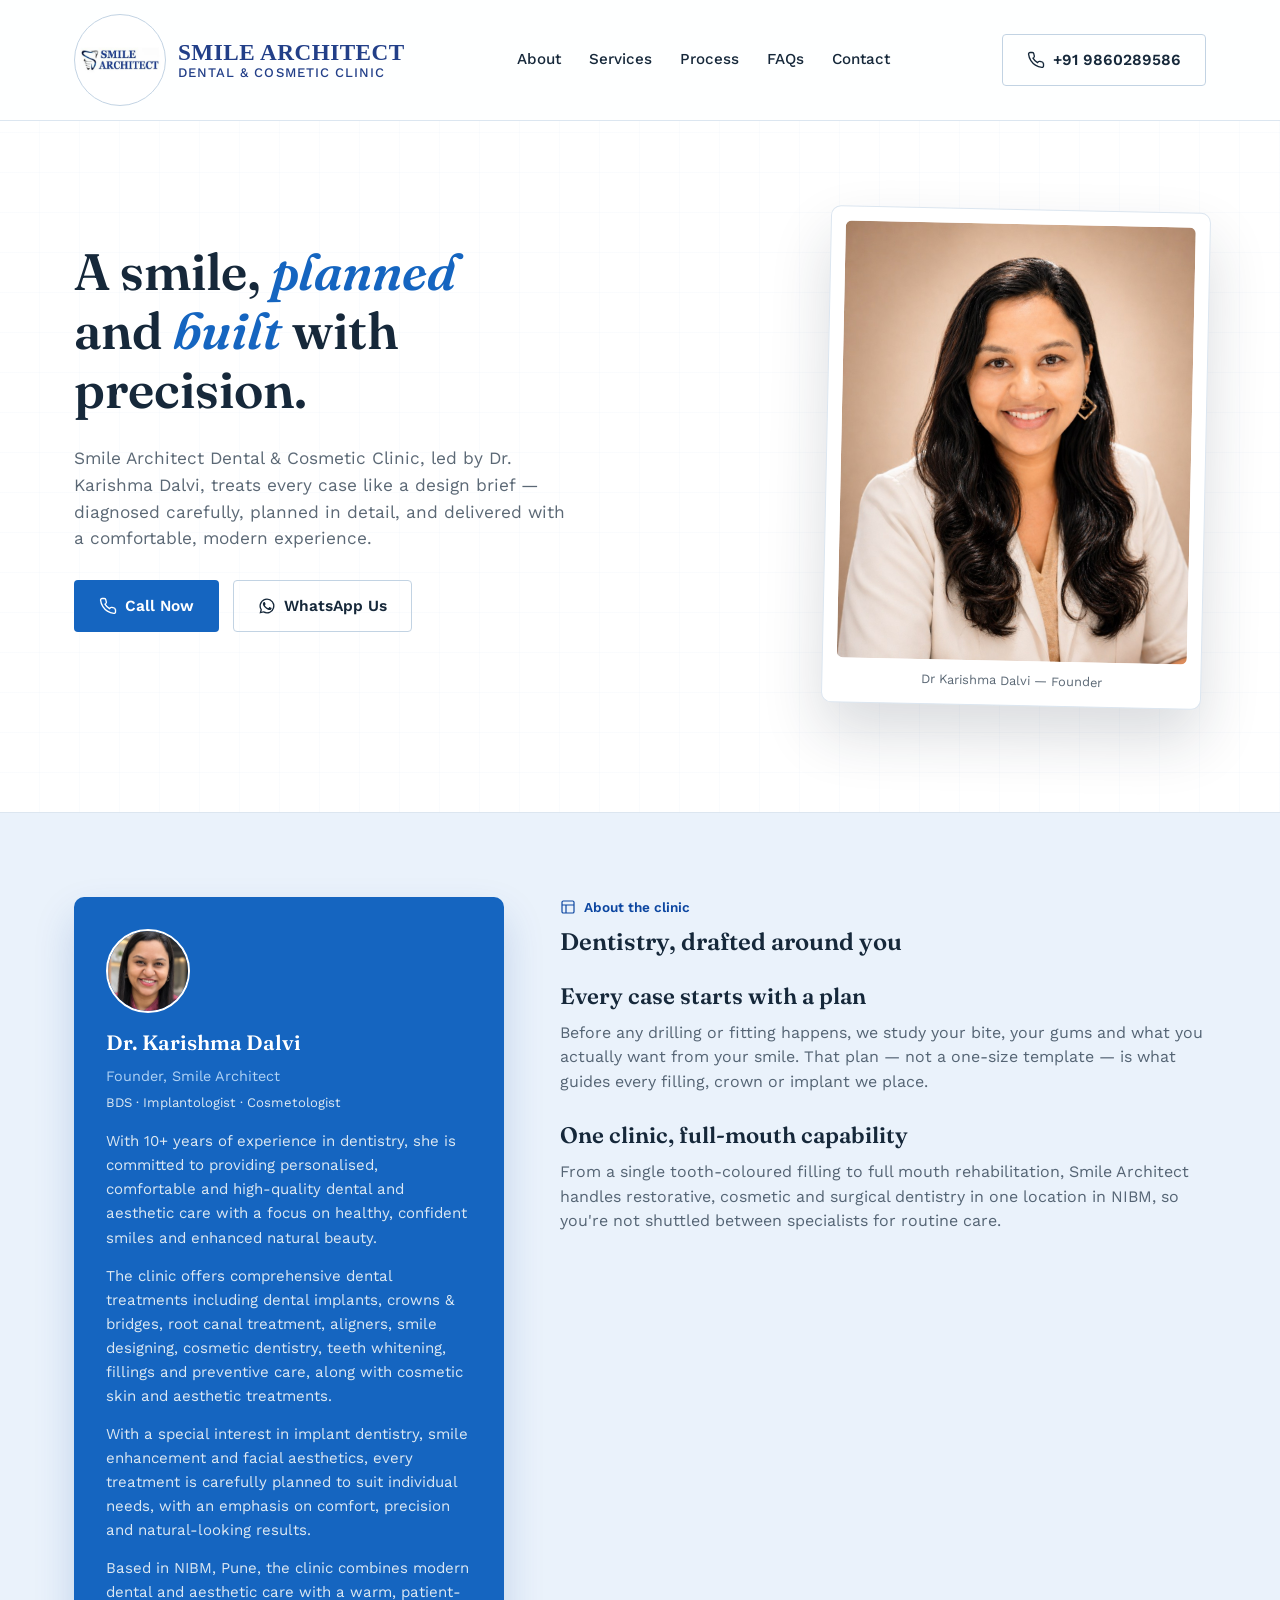
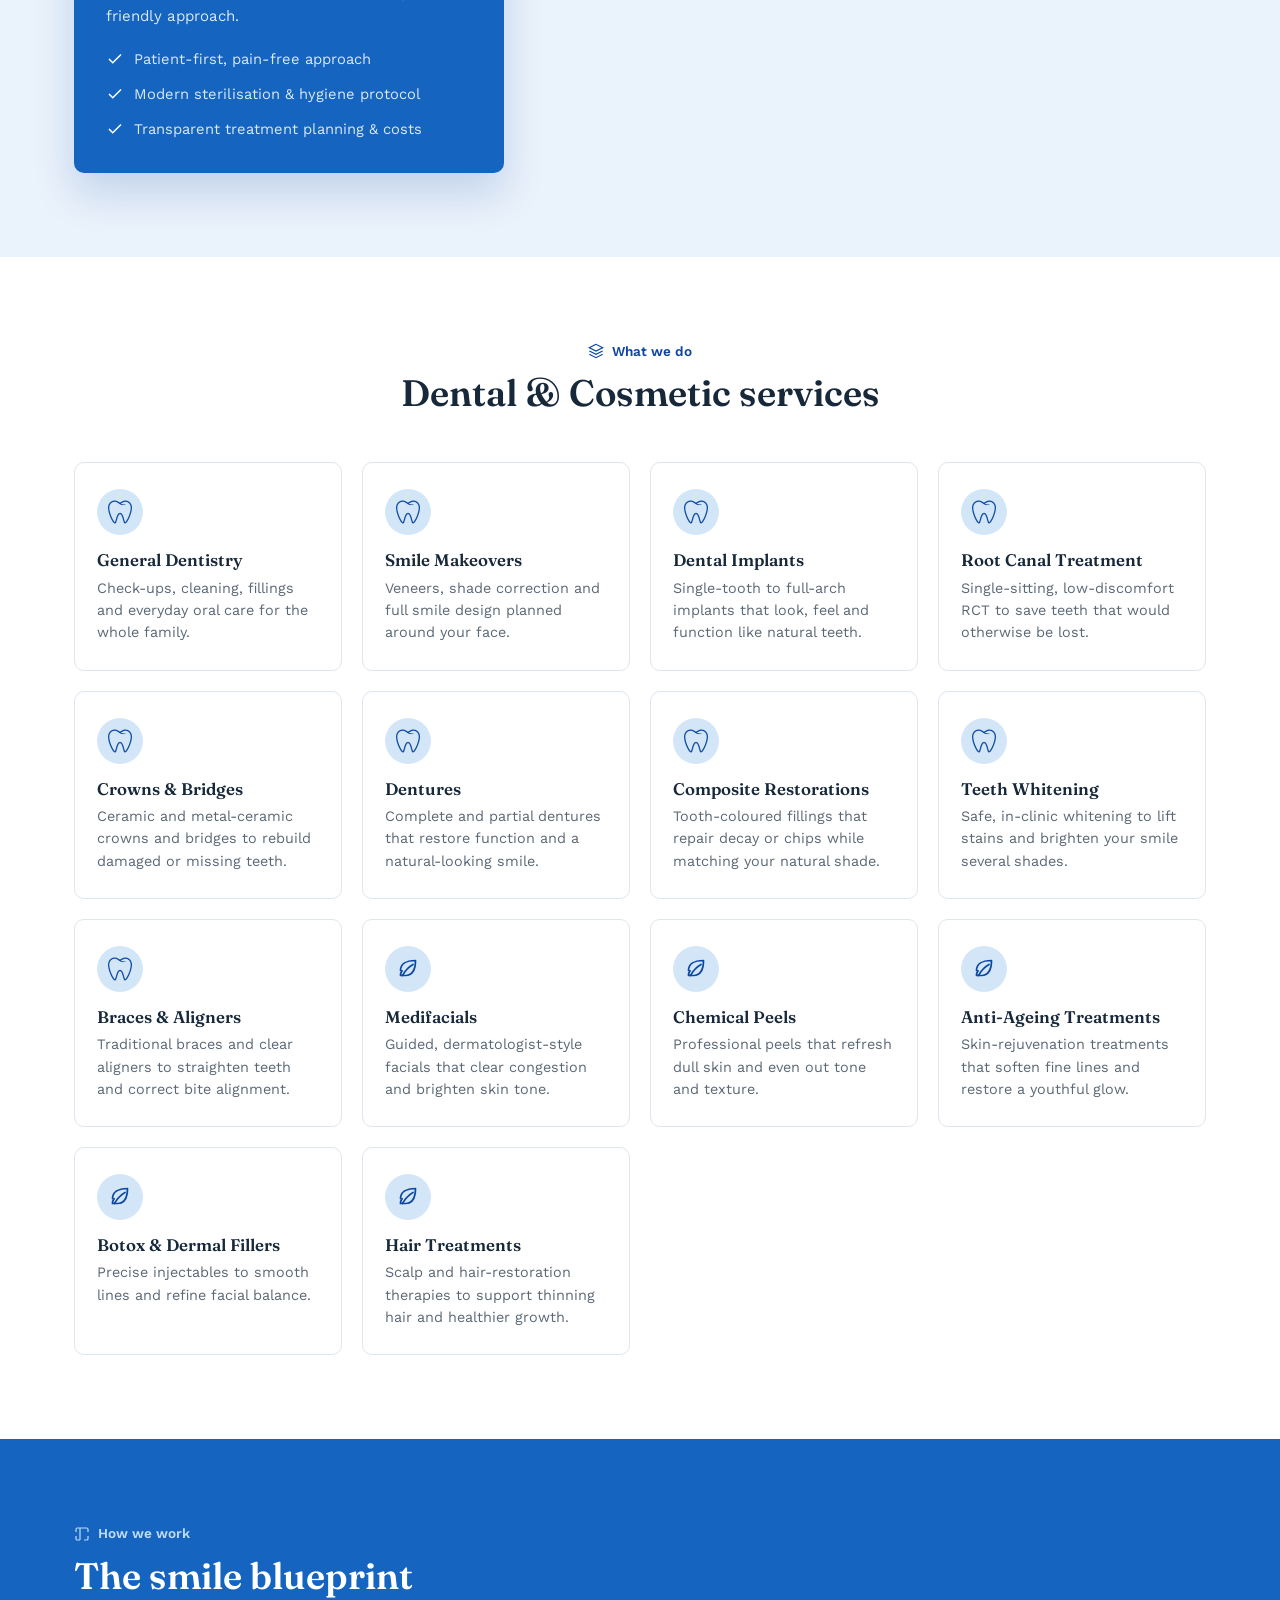
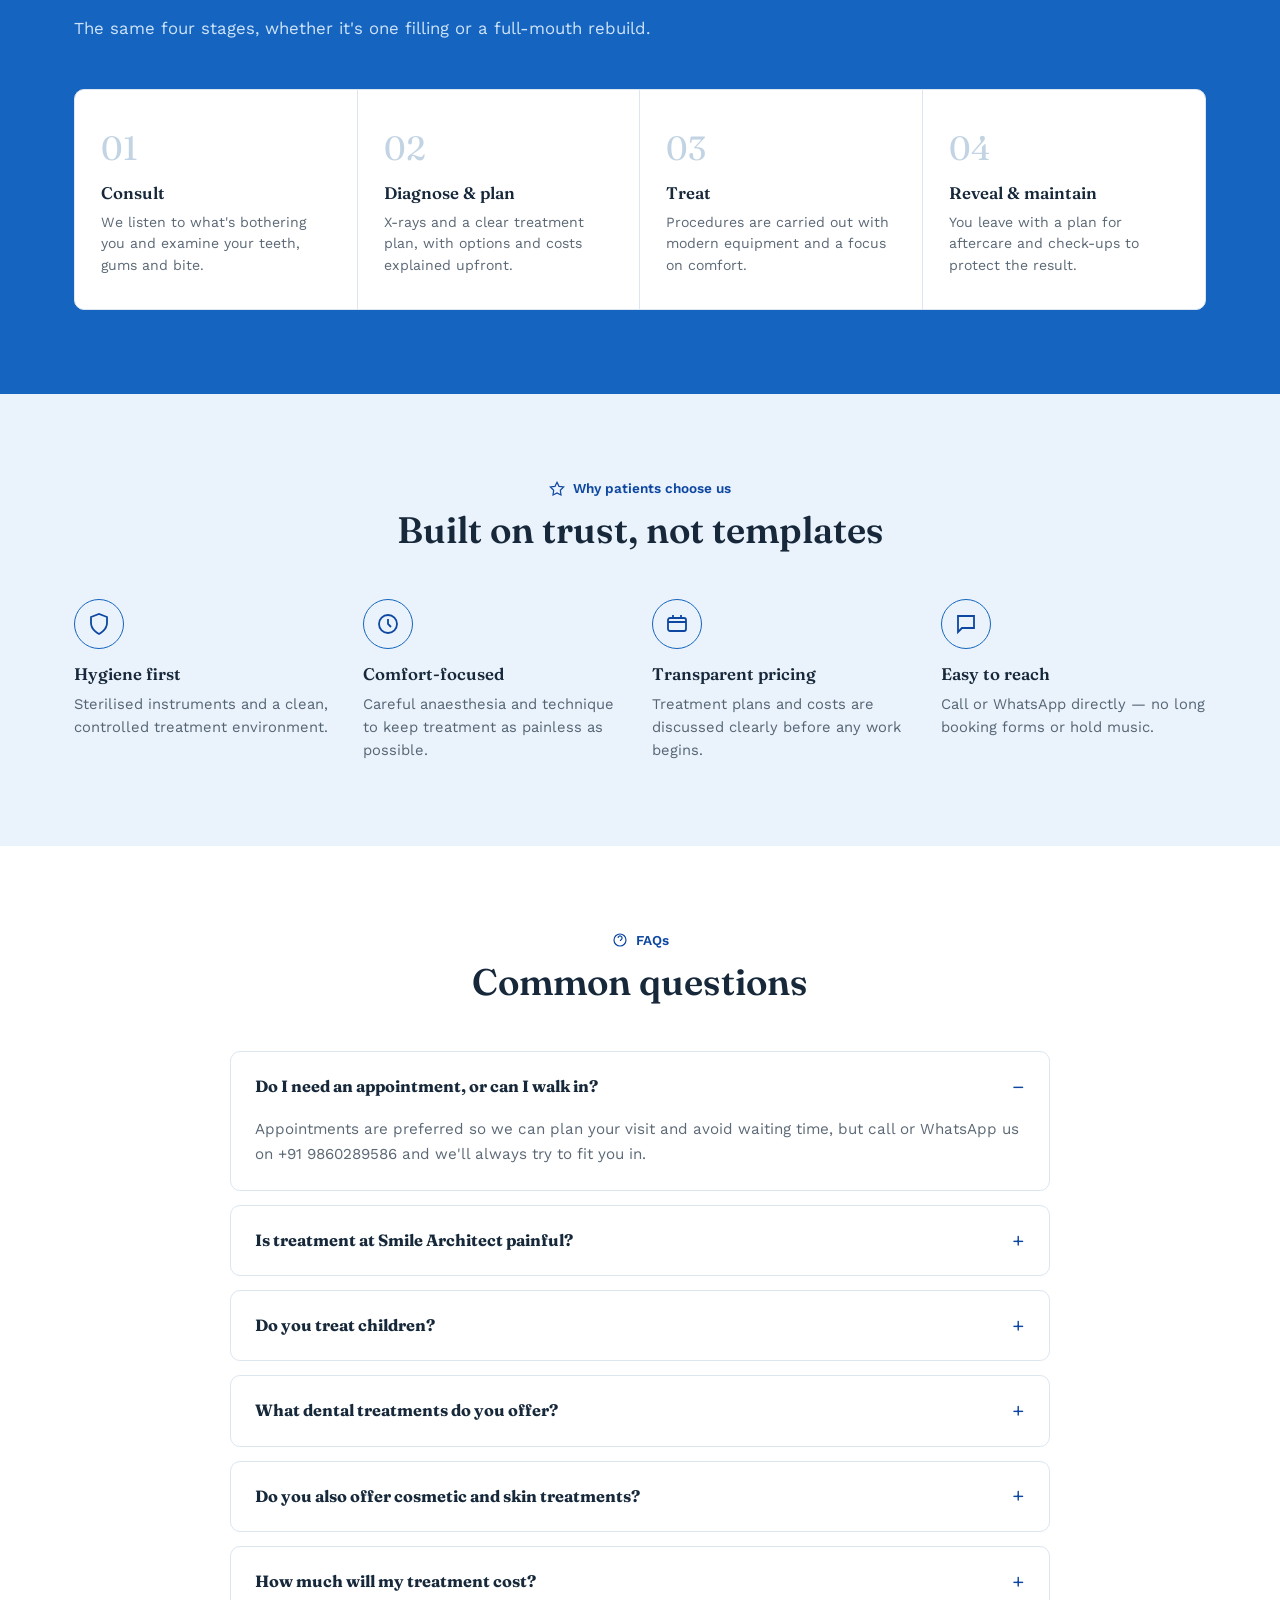
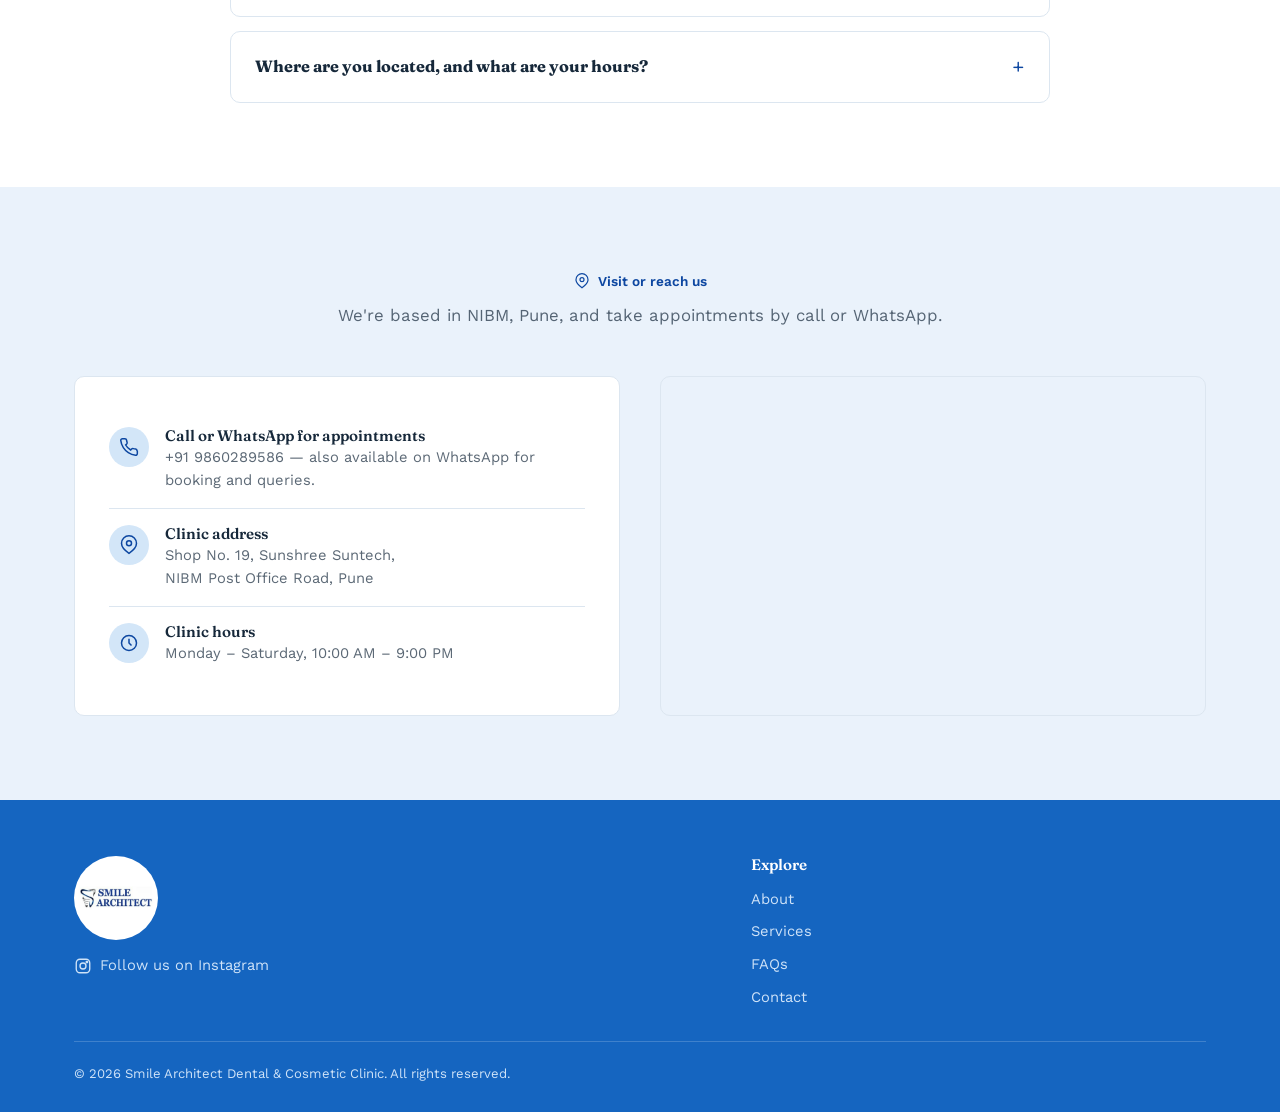
<file: index.html>
<!DOCTYPE html>
<html lang="en">
<head>
<meta charset="UTF-8">
<meta name="viewport" content="width=device-width, initial-scale=1.0">
<meta name="color-scheme" content="light only">
<title>Smile Architect Dental &amp; Cosmetic Clinic | Dr. Karishma Dalvi — Best Dentist in NIBM, Pune</title>
<meta name="description" content="Smile Architect Dental & Cosmetic Clinic in NIBM, Pune, led by Dr. Karishma Dalvi. Dental implants, smile makeovers, root canal, crowns, dentures & more. Call or WhatsApp +91 9860289586 to book.">
<meta name="keywords" content="dentist in NIBM Pune, best dental clinic NIBM, Dr Karishma Dalvi dentist, Smile Architect Dental Clinic, dental implants Pune, smile makeover Pune, root canal treatment NIBM, dentures Pune, cosmetic dentist Pune">
<meta name="robots" content="index, follow">
<meta name="author" content="Smile Architect Dental & Cosmetic Clinic">
<link rel="canonical" href="https://www.smilearchitectdental.com/">

<!-- Open Graph -->
<meta property="og:type" content="business.business">
<meta property="og:title" content="Smile Architect Dental & Cosmetic Clinic | Dr. Karishma Dalvi">
<meta property="og:description" content="Dental implants, smile makeovers, root canal, crowns & dentures in NIBM, Pune. Call or WhatsApp +91 9860289586 to book an appointment.">
<meta property="og:image" content="https://www.smilearchitectdental.com/images/logo-header.jpg">
<meta property="og:url" content="https://www.smilearchitectdental.com/">
<meta property="og:locale" content="en_IN">
<meta property="og:site_name" content="Smile Architect Dental & Cosmetic Clinic">

<!-- Twitter -->
<meta name="twitter:card" content="summary_large_image">
<meta name="twitter:title" content="Smile Architect Dental & Cosmetic Clinic | Dr. Karishma Dalvi">
<meta name="twitter:description" content="Dental implants, smile makeovers, root canal, crowns & dentures in NIBM, Pune. Call or WhatsApp +91 9860289586 to book.">
<meta name="twitter:image" content="https://www.smilearchitectdental.com/images/logo-header.jpg">

<!-- Icons -->
<link rel="icon" type="image/png" sizes="32x32" href="images/favicon-32.png">
<link rel="icon" type="image/png" sizes="16x16" href="images/favicon-16.png">
<link rel="apple-touch-icon" href="images/apple-touch-icon.png">
<meta name="theme-color" content="#16283A">

<link rel="preconnect" href="https://fonts.googleapis.com">
<link rel="preconnect" href="https://fonts.gstatic.com" crossorigin>
<link rel="stylesheet" href="css/styles.css?v=8">

<!-- Structured data: Dentist / LocalBusiness -->
<script type="application/ld+json">
{
  "@context": "https://schema.org",
  "@type": "Dentist",
  "name": "Smile Architect Dental & Cosmetic Clinic",
  "image": "https://www.smilearchitectdental.com/images/logo-header.jpg",
  "@id": "https://www.smilearchitectdental.com/",
  "url": "https://www.smilearchitectdental.com/",
  "telephone": "+919860289586",
  "priceRange": "₹₹",
  "address": {
    "@type": "PostalAddress",
    "streetAddress": "Shop No. 19, Sunshree Suntech, NIBM Post Office Road",
    "addressLocality": "NIBM, Pune",
    "addressRegion": "Maharashtra",
    "postalCode": "411048",
    "addressCountry": "IN"
  },
  "geo": {
    "@type": "GeoCoordinates",
    "latitude": 18.4712,
    "longitude": 73.8895
  },
  "openingHoursSpecification": [
    {
      "@type": "OpeningHoursSpecification",
      "dayOfWeek": ["Monday","Tuesday","Wednesday","Thursday","Friday","Saturday"],
      "opens": "10:00",
      "closes": "21:00"
    }
  ],
  "medicalSpecialty": "Dentistry",
  "founder": {
    "@type": "Person",
    "name": "Dr. Karishma Dalvi"
  },
  "sameAs": []
}
</script>
</head>
<body>

<a href="#main" class="skip-link">Skip to main content</a>

<!-- ===================== HEADER ===================== -->
<header class="site-header">
  <div class="container header-row">
    <a href="#top" class="brand">
      <img src="images/logo-header.jpg" alt="Smile Architect Dental & Cosmetic Clinic logo" width="92" height="92">
      <span class="brand-text">
        <span class="brand-name">Smile Architect</span>
        <span class="brand-sub">DENTAL &amp; COSMETIC CLINIC</span>
      </span>
    </a>

    <nav class="main-nav" id="mainNav" aria-label="Primary">
      <a href="#about">About</a>
      <a href="#services">Services</a>
      <a href="#process">Process</a>
      <a href="#faq">FAQs</a>
      <a href="#contact">Contact</a>
    </nav>

    <div class="header-cta">
      <a href="tel:+919860289586" class="btn btn-outline">
        <svg viewBox="0 0 24 24" fill="none" stroke="currentColor" stroke-width="1.8"><path d="M22 16.9v3a2 2 0 0 1-2.2 2 19.8 19.8 0 0 1-8.6-3.1 19.5 19.5 0 0 1-6-6 19.8 19.8 0 0 1-3.1-8.7A2 2 0 0 1 4.1 2h3a2 2 0 0 1 2 1.7c.1.9.3 1.8.6 2.7a2 2 0 0 1-.5 2.1L8 9.6a16 16 0 0 0 6 6l1.1-1.2a2 2 0 0 1 2.1-.5c.9.3 1.8.5 2.7.6a2 2 0 0 1 1.7 2z"/></svg>
        +91 9860289586
      </a>
      <button type="button" class="nav-toggle" id="navToggle" aria-expanded="false" aria-controls="mainNav" aria-label="Toggle menu">
        <svg viewBox="0 0 24 24" fill="none" stroke="currentColor" stroke-width="1.8"><line x1="3" y1="6" x2="21" y2="6"/><line x1="3" y1="12" x2="21" y2="12"/><line x1="3" y1="18" x2="21" y2="18"/></svg>
      </button>
    </div>
  </div>
</header>

<main id="main">

  <!-- ===================== HERO ===================== -->
  <section class="hero" id="top">
    <div class="container hero-grid">
      <div class="hero-copy">
        <h1>A smile, <em>planned</em> and <em>built</em> with precision.</h1>
        <p class="hero-sub">Smile Architect Dental &amp; Cosmetic Clinic, led by Dr. Karishma Dalvi, treats every case like a design brief — diagnosed carefully, planned in detail, and delivered with a comfortable, modern experience.</p>

        <div class="hero-actions">
          <a href="tel:+919860289586" class="btn btn-primary">
            <svg viewBox="0 0 24 24" fill="none" stroke="currentColor" stroke-width="1.8"><path d="M22 16.9v3a2 2 0 0 1-2.2 2 19.8 19.8 0 0 1-8.6-3.1 19.5 19.5 0 0 1-6-6 19.8 19.8 0 0 1-3.1-8.7A2 2 0 0 1 4.1 2h3a2 2 0 0 1 2 1.7c.1.9.3 1.8.6 2.7a2 2 0 0 1-.5 2.1L8 9.6a16 16 0 0 0 6 6l1.1-1.2a2 2 0 0 1 2.1-.5c.9.3 1.8.5 2.7.6a2 2 0 0 1 1.7 2z"/></svg>
            Call Now
          </a>
          <a href="https://wa.me/919860289586?text=Hi%2C%20I%27d%20like%20to%20book%20a%20dental%20appointment%20at%20Smile%20Architect." class="btn btn-ghost-light" target="_blank" rel="noopener">
            <svg viewBox="0 0 24 24" fill="currentColor"><path d="M17.5 14.4c-.3-.1-1.7-.8-2-1-.3-.1-.5-.1-.6.1-.2.3-.7 1-.9 1.2-.2.2-.3.2-.6.1-.3-.1-1.3-.5-2.4-1.5-.9-.8-1.5-1.8-1.7-2.1-.2-.3 0-.5.1-.6.1-.1.3-.3.4-.5.1-.1.2-.3.3-.4.1-.2 0-.4 0-.5 0-.1-.6-1.5-.8-2-.2-.5-.4-.5-.6-.5h-.5c-.2 0-.5.1-.7.3-.3.3-1 1-1 2.4s1 2.8 1.2 3c.1.2 2 3.1 4.9 4.3.7.3 1.2.5 1.6.6.7.2 1.3.2 1.8.1.5-.1 1.7-.7 1.9-1.4.2-.7.2-1.2.2-1.4-.1-.1-.3-.2-.6-.3z"/><path d="M12 2a10 10 0 0 0-8.6 15.1L2 22l5-1.3A10 10 0 1 0 12 2zm0 18.2a8.1 8.1 0 0 1-4.2-1.1l-.3-.2-3 .8.8-2.9-.2-.3A8.2 8.2 0 1 1 12 20.2z"/></svg>
            WhatsApp Us
          </a>
        </div>
      </div>

      <figure class="hero-visual hero-visual--portrait">
        <img src="images/dr-karishma-dalvi.jpg" alt="Dr. Karishma Dalvi, Founder of Smile Architect Dental & Cosmetic Clinic, Pune" width="900" height="1124" loading="eager">
        <figcaption>Dr Karishma Dalvi — Founder</figcaption>
      </figure>
    </div>
  </section>

  <!-- ===================== ABOUT ===================== -->
  <section id="about">
    <div class="container about-grid">
      <div class="about-card">
        <img src="images/dr-karishma-dalvi-portrait.jpg" alt="Dr. Karishma Dalvi portrait" width="84" height="84" class="about-card-portrait">
        <h3>Dr. Karishma Dalvi</h3>
        <p class="role">Founder, Smile Architect</p>
        <p class="credentials">BDS &middot; Implantologist &middot; Cosmetologist</p>
        <p>With 10+ years of experience in dentistry, she is committed to providing personalised, comfortable and high-quality dental and aesthetic care with a focus on healthy, confident smiles and enhanced natural beauty.</p>
        <p>The clinic offers comprehensive dental treatments including dental implants, crowns &amp; bridges, root canal treatment, aligners, smile designing, cosmetic dentistry, teeth whitening, fillings and preventive care, along with cosmetic skin and aesthetic treatments.</p>
        <p>With a special interest in implant dentistry, smile enhancement and facial aesthetics, every treatment is carefully planned to suit individual needs, with an emphasis on comfort, precision and natural-looking results.</p>
        <p>Based in NIBM, Pune, the clinic combines modern dental and aesthetic care with a warm, patient-friendly approach.</p>
        <ul class="about-list">
          <li><svg viewBox="0 0 24 24" fill="none" stroke="currentColor" stroke-width="2"><polyline points="20 6 9 17 4 12"/></svg> Patient-first, pain-free approach</li>
          <li><svg viewBox="0 0 24 24" fill="none" stroke="currentColor" stroke-width="2"><polyline points="20 6 9 17 4 12"/></svg> Modern sterilisation &amp; hygiene protocol</li>
          <li><svg viewBox="0 0 24 24" fill="none" stroke="currentColor" stroke-width="2"><polyline points="20 6 9 17 4 12"/></svg> Transparent treatment planning &amp; costs</li>
        </ul>
      </div>

      <div class="about-copy">
        <span class="kicker">
          <svg viewBox="0 0 24 24" fill="none" stroke="currentColor" stroke-width="1.8"><rect x="3" y="3" width="18" height="18" rx="2"/><path d="M3 9h18M9 21V9"/></svg>
          About the clinic
        </span>
        <h2>Dentistry, drafted around you</h2>
        <h3>Every case starts with a plan</h3>
        <p>Before any drilling or fitting happens, we study your bite, your gums and what you actually want from your smile. That plan — not a one-size template — is what guides every filling, crown or implant we place.</p>
        <h3>One clinic, full-mouth capability</h3>
        <p>From a single tooth-coloured filling to full mouth rehabilitation, Smile Architect handles restorative, cosmetic and surgical dentistry in one location in NIBM, so you're not shuttled between specialists for routine care.</p>
      </div>
    </div>
  </section>

  <!-- ===================== SERVICES ===================== -->
  <section class="alt" id="services">
    <div class="container">
      <div class="section-head center">
        <span class="kicker">
          <svg viewBox="0 0 24 24" fill="none" stroke="currentColor" stroke-width="1.8"><path d="M12 2 2 7l10 5 10-5-10-5zM2 17l10 5 10-5M2 12l10 5 10-5"/></svg>
          What we do
        </span>
        <h2>Dental &amp; Cosmetic services</h2>
      </div>

      <div class="services-grid">

        <div class="service-card">
          <div class="service-icon"><span class="tooth-icon" aria-hidden="true"></span></div>
          <h3>General Dentistry</h3>
          <p>Check-ups, cleaning, fillings and everyday oral care for the whole family.</p>
        </div>

        <div class="service-card">
          <div class="service-icon"><span class="tooth-icon" aria-hidden="true"></span></div>
          <h3>Smile Makeovers</h3>
          <p>Veneers, shade correction and full smile design planned around your face.</p>
        </div>

        <div class="service-card">
          <div class="service-icon"><span class="tooth-icon" aria-hidden="true"></span></div>
          <h3>Dental Implants</h3>
          <p>Single-tooth to full-arch implants that look, feel and function like natural teeth.</p>
        </div>

        <div class="service-card">
          <div class="service-icon"><span class="tooth-icon" aria-hidden="true"></span></div>
          <h3>Root Canal Treatment</h3>
          <p>Single-sitting, low-discomfort RCT to save teeth that would otherwise be lost.</p>
        </div>

        <div class="service-card">
          <div class="service-icon"><span class="tooth-icon" aria-hidden="true"></span></div>
          <h3>Crowns &amp; Bridges</h3>
          <p>Ceramic and metal-ceramic crowns and bridges to rebuild damaged or missing teeth.</p>
        </div>

        <div class="service-card">
          <div class="service-icon"><span class="tooth-icon" aria-hidden="true"></span></div>
          <h3>Dentures</h3>
          <p>Complete and partial dentures that restore function and a natural-looking smile.</p>
        </div>

        <div class="service-card">
          <div class="service-icon"><span class="tooth-icon" aria-hidden="true"></span></div>
          <h3>Composite Restorations</h3>
          <p>Tooth-coloured fillings that repair decay or chips while matching your natural shade.</p>
        </div>

        <div class="service-card">
          <div class="service-icon"><span class="tooth-icon" aria-hidden="true"></span></div>
          <h3>Teeth Whitening</h3>
          <p>Safe, in-clinic whitening to lift stains and brighten your smile several shades.</p>
        </div>

        <div class="service-card">
          <div class="service-icon"><span class="tooth-icon" aria-hidden="true"></span></div>
          <h3>Braces &amp; Aligners</h3>
          <p>Traditional braces and clear aligners to straighten teeth and correct bite alignment.</p>
        </div>

        <div class="service-card">
          <div class="service-icon service-icon--leaf"><svg class="leaf-icon" viewBox="0 0 24 24" fill="none" stroke="currentColor" stroke-width="1.7" stroke-linecap="round" stroke-linejoin="round" aria-hidden="true"><path d="M4.5 13.5C4.5 7.5 9.5 3.5 19.5 3.5c0 10-4 15-10 15H4.5c0-1.2 0-2.9 1.6-4.6z"/><path d="M6.5 18.5C9 14 12.5 10 17 7.5"/></svg></div>
          <h3>Medifacials</h3>
          <p>Guided, dermatologist-style facials that clear congestion and brighten skin tone.</p>
        </div>

        <div class="service-card">
          <div class="service-icon service-icon--leaf"><svg class="leaf-icon" viewBox="0 0 24 24" fill="none" stroke="currentColor" stroke-width="1.7" stroke-linecap="round" stroke-linejoin="round" aria-hidden="true"><path d="M4.5 13.5C4.5 7.5 9.5 3.5 19.5 3.5c0 10-4 15-10 15H4.5c0-1.2 0-2.9 1.6-4.6z"/><path d="M6.5 18.5C9 14 12.5 10 17 7.5"/></svg></div>
          <h3>Chemical Peels</h3>
          <p>Professional peels that refresh dull skin and even out tone and texture.</p>
        </div>

        <div class="service-card">
          <div class="service-icon service-icon--leaf"><svg class="leaf-icon" viewBox="0 0 24 24" fill="none" stroke="currentColor" stroke-width="1.7" stroke-linecap="round" stroke-linejoin="round" aria-hidden="true"><path d="M4.5 13.5C4.5 7.5 9.5 3.5 19.5 3.5c0 10-4 15-10 15H4.5c0-1.2 0-2.9 1.6-4.6z"/><path d="M6.5 18.5C9 14 12.5 10 17 7.5"/></svg></div>
          <h3>Anti-Ageing Treatments</h3>
          <p>Skin-rejuvenation treatments that soften fine lines and restore a youthful glow.</p>
        </div>

        <div class="service-card">
          <div class="service-icon service-icon--leaf"><svg class="leaf-icon" viewBox="0 0 24 24" fill="none" stroke="currentColor" stroke-width="1.7" stroke-linecap="round" stroke-linejoin="round" aria-hidden="true"><path d="M4.5 13.5C4.5 7.5 9.5 3.5 19.5 3.5c0 10-4 15-10 15H4.5c0-1.2 0-2.9 1.6-4.6z"/><path d="M6.5 18.5C9 14 12.5 10 17 7.5"/></svg></div>
          <h3>Botox &amp; Dermal Fillers</h3>
          <p>Precise injectables to smooth lines and refine facial balance.</p>
        </div>

        <div class="service-card">
          <div class="service-icon service-icon--leaf"><svg class="leaf-icon" viewBox="0 0 24 24" fill="none" stroke="currentColor" stroke-width="1.7" stroke-linecap="round" stroke-linejoin="round" aria-hidden="true"><path d="M4.5 13.5C4.5 7.5 9.5 3.5 19.5 3.5c0 10-4 15-10 15H4.5c0-1.2 0-2.9 1.6-4.6z"/><path d="M6.5 18.5C9 14 12.5 10 17 7.5"/></svg></div>
          <h3>Hair Treatments</h3>
          <p>Scalp and hair-restoration therapies to support thinning hair and healthier growth.</p>
        </div>

      </div>
    </div>
  </section>

  <!-- ===================== PROCESS ===================== -->
  <section id="process">
    <div class="container">
      <div class="section-head">
        <span class="kicker">
          <svg viewBox="0 0 24 24" fill="none" stroke="currentColor" stroke-width="1.8"><path d="M9 3H5a2 2 0 0 0-2 2v4m6-6h10a2 2 0 0 1 2 2v4M9 3v18M3 15v4a2 2 0 0 0 2 2h4m6 0h4a2 2 0 0 0 2-2v-4"/></svg>
          How we work
        </span>
        <h2>The smile blueprint</h2>
        <p>The same four stages, whether it's one filling or a full-mouth rebuild.</p>
      </div>

      <div class="process-strip">
        <div class="process-step">
          <span class="process-num">01</span>
          <h3>Consult</h3>
          <p>We listen to what's bothering you and examine your teeth, gums and bite.</p>
        </div>
        <div class="process-step">
          <span class="process-num">02</span>
          <h3>Diagnose &amp; plan</h3>
          <p>X-rays and a clear treatment plan, with options and costs explained upfront.</p>
        </div>
        <div class="process-step">
          <span class="process-num">03</span>
          <h3>Treat</h3>
          <p>Procedures are carried out with modern equipment and a focus on comfort.</p>
        </div>
        <div class="process-step">
          <span class="process-num">04</span>
          <h3>Reveal &amp; maintain</h3>
          <p>You leave with a plan for aftercare and check-ups to protect the result.</p>
        </div>
      </div>
    </div>
  </section>

  <!-- ===================== WHY US ===================== -->
  <section id="why">
    <div class="container">
      <div class="section-head center">
        <span class="kicker">
          <svg viewBox="0 0 24 24" fill="none" stroke="currentColor" stroke-width="1.8"><path d="M12 2l3 6 7 1-5 5 1 7-6-3-6 3 1-7-5-5 7-1 3-6z"/></svg>
          Why patients choose us
        </span>
        <h2>Built on trust, not templates</h2>
      </div>

      <div class="why-grid">
        <div class="why-item">
          <div class="why-icon"><svg viewBox="0 0 24 24" fill="none" stroke="currentColor" stroke-width="1.8"><path d="M12 22s8-4 8-11V5l-8-3-8 3v6c0 7 8 11 8 11z"/></svg></div>
          <h3>Hygiene first</h3>
          <p>Sterilised instruments and a clean, controlled treatment environment.</p>
        </div>
        <div class="why-item">
          <div class="why-icon"><svg viewBox="0 0 24 24" fill="none" stroke="currentColor" stroke-width="1.8"><circle cx="12" cy="12" r="9"/><path d="M12 7v5l3 3"/></svg></div>
          <h3>Comfort-focused</h3>
          <p>Careful anaesthesia and technique to keep treatment as painless as possible.</p>
        </div>
        <div class="why-item">
          <div class="why-icon"><svg viewBox="0 0 24 24" fill="none" stroke="currentColor" stroke-width="1.8"><rect x="3" y="6" width="18" height="13" rx="2"/><path d="M3 10h18M8 3v4M16 3v4"/></svg></div>
          <h3>Transparent pricing</h3>
          <p>Treatment plans and costs are discussed clearly before any work begins.</p>
        </div>
        <div class="why-item">
          <div class="why-icon"><svg viewBox="0 0 24 24" fill="none" stroke="currentColor" stroke-width="1.8"><path d="M4 4h16v12H8l-4 4V4z"/></svg></div>
          <h3>Easy to reach</h3>
          <p>Call or WhatsApp directly — no long booking forms or hold music.</p>
        </div>
      </div>
    </div>
  </section>

  <!-- ===================== FAQ ===================== -->
  <section class="alt" id="faq">
    <div class="container">
      <div class="section-head center">
        <span class="kicker">
          <svg viewBox="0 0 24 24" fill="none" stroke="currentColor" stroke-width="1.8"><circle cx="12" cy="12" r="9"/><path d="M9.1 9a3 3 0 1 1 4.9 2.3c-.8.6-1.5 1.2-1.5 2.2"/><path d="M12 17.5h.01"/></svg>
          FAQs
        </span>
        <h2>Common questions</h2>
      </div>

      <div class="faq-list">
        <details class="faq-item" open>
          <summary>Do I need an appointment, or can I walk in?</summary>
          <p>Appointments are preferred so we can plan your visit and avoid waiting time, but call or WhatsApp us on +91 9860289586 and we'll always try to fit you in.</p>
        </details>
        <details class="faq-item">
          <summary>Is treatment at Smile Architect painful?</summary>
          <p>We take a patient-first, pain-free approach — careful anaesthesia and technique are used throughout, and every step is explained before it happens.</p>
        </details>
        <details class="faq-item">
          <summary>Do you treat children?</summary>
          <p>Yes. We offer gentle, friendly kids' dentistry that helps children feel comfortable and at ease in the chair.</p>
        </details>
        <details class="faq-item">
          <summary>What dental treatments do you offer?</summary>
          <p>Everything from routine check-ups and cleanings to root canal treatment, crowns &amp; bridges, dental implants, dentures, composite restorations, teeth whitening, and braces &amp; aligners.</p>
        </details>
        <details class="faq-item">
          <summary>Do you also offer cosmetic and skin treatments?</summary>
          <p>Yes — alongside dentistry, we offer medifacials, chemical peels, anti-ageing treatments, Botox &amp; dermal fillers, and hair treatments.</p>
        </details>
        <details class="faq-item">
          <summary>How much will my treatment cost?</summary>
          <p>Costs depend on the treatment you need. We discuss your treatment plan and costs clearly before any work begins, with no surprises.</p>
        </details>
        <details class="faq-item">
          <summary>Where are you located, and what are your hours?</summary>
          <p>We're at Shop No. 19, Sunshree Suntech, NIBM Post Office Road, Pune, open Monday–Saturday, 10:00 AM – 9:00 PM.</p>
        </details>
      </div>
    </div>
  </section>

  <!-- ===================== CONTACT ===================== -->
  <section id="contact">
    <div class="container">
      <div class="section-head center">
        <span class="kicker">
          <svg viewBox="0 0 24 24" fill="none" stroke="currentColor" stroke-width="1.8"><path d="M21 10c0 6-9 12-9 12S3 16 3 10a9 9 0 0 1 18 0z"/><circle cx="12" cy="10" r="3"/></svg>
          Visit or reach us
        </span>
        <p>We're based in NIBM, Pune, and take appointments by call or WhatsApp.</p>
      </div>

      <div class="contact-grid">
        <div class="contact-card">

          <div class="contact-row">
            <span class="icon"><svg viewBox="0 0 24 24" fill="none" stroke="currentColor" stroke-width="1.8"><path d="M22 16.9v3a2 2 0 0 1-2.2 2 19.8 19.8 0 0 1-8.6-3.1 19.5 19.5 0 0 1-6-6 19.8 19.8 0 0 1-3.1-8.7A2 2 0 0 1 4.1 2h3a2 2 0 0 1 2 1.7c.1.9.3 1.8.6 2.7a2 2 0 0 1-.5 2.1L8 9.6a16 16 0 0 0 6 6l1.1-1.2a2 2 0 0 1 2.1-.5c.9.3 1.8.5 2.7.6a2 2 0 0 1 1.7 2z"/></svg></span>
            <div>
              <h4>Call or WhatsApp for appointments</h4>
              <p><a href="tel:+919860289586">+91 9860289586</a> — also available on WhatsApp for booking and queries.</p>
            </div>
          </div>

          <div class="contact-row">
            <span class="icon"><svg viewBox="0 0 24 24" fill="none" stroke="currentColor" stroke-width="1.8"><path d="M21 10c0 6-9 12-9 12S3 16 3 10a9 9 0 0 1 18 0z"/><circle cx="12" cy="10" r="3"/></svg></span>
            <div>
              <h4>Clinic address</h4>
              <p>Shop No. 19, Sunshree Suntech,<br>NIBM Post Office Road, Pune</p>
            </div>
          </div>

          <div class="contact-row">
            <span class="icon"><svg viewBox="0 0 24 24" fill="none" stroke="currentColor" stroke-width="1.8"><circle cx="12" cy="12" r="9"/><path d="M12 7v5l3 3"/></svg></span>
            <div>
              <h4>Clinic hours</h4>
              <p>Monday – Saturday, 10:00 AM – 9:00 PM</p>
            </div>
          </div>

        </div>

        <div class="map-wrap">
          <iframe
            src="https://www.google.com/maps?q=SMILE+ARCHITECT+Dental+and+Cosmetic+Clinic%2C+Sunshree+Suntech%2C+NIBM+Post+Office+Rd%2C+Pune%2C+Maharashtra+411048&z=17&output=embed"
            loading="lazy"
            referrerpolicy="no-referrer-when-downgrade"
            title="Map to Smile Architect Dental & Cosmetic Clinic, NIBM, Pune"
            aria-label="Map to Smile Architect Dental & Cosmetic Clinic">
          </iframe>
        </div>
      </div>
    </div>
  </section>

</main>

<!-- ===================== MOBILE STICKY BAR ===================== -->
<div class="mobile-bar">
  <div class="row">
    <a href="tel:+919860289586">
      <svg viewBox="0 0 24 24" fill="none" stroke="currentColor" stroke-width="1.8"><path d="M22 16.9v3a2 2 0 0 1-2.2 2 19.8 19.8 0 0 1-8.6-3.1 19.5 19.5 0 0 1-6-6 19.8 19.8 0 0 1-3.1-8.7A2 2 0 0 1 4.1 2h3a2 2 0 0 1 2 1.7c.1.9.3 1.8.6 2.7a2 2 0 0 1-.5 2.1L8 9.6a16 16 0 0 0 6 6l1.1-1.2a2 2 0 0 1 2.1-.5c.9.3 1.8.5 2.7.6a2 2 0 0 1 1.7 2z"/></svg>
      Call Now
    </a>
    <a href="https://wa.me/919860289586?text=Hi%2C%20I%27d%20like%20to%20book%20a%20dental%20appointment%20at%20Smile%20Architect." target="_blank" rel="noopener">
      <svg viewBox="0 0 24 24" fill="currentColor"><path d="M17.5 14.4c-.3-.1-1.7-.8-2-1-.3-.1-.5-.1-.6.1-.2.3-.7 1-.9 1.2-.2.2-.3.2-.6.1-.3-.1-1.3-.5-2.4-1.5-.9-.8-1.5-1.8-1.7-2.1-.2-.3 0-.5.1-.6.1-.1.3-.3.4-.5.1-.1.2-.3.3-.4.1-.2 0-.4 0-.5 0-.1-.6-1.5-.8-2-.2-.5-.4-.5-.6-.5h-.5c-.2 0-.5.1-.7.3-.3.3-1 1-1 2.4s1 2.8 1.2 3c.1.2 2 3.1 4.9 4.3.7.3 1.2.5 1.6.6.7.2 1.3.2 1.8.1.5-.1 1.7-.7 1.9-1.4.2-.7.2-1.2.2-1.4-.1-.1-.3-.2-.6-.3z"/><path d="M12 2a10 10 0 0 0-8.6 15.1L2 22l5-1.3A10 10 0 1 0 12 2zm0 18.2a8.1 8.1 0 0 1-4.2-1.1l-.3-.2-3 .8.8-2.9-.2-.3A8.2 8.2 0 1 1 12 20.2z"/></svg>
      WhatsApp
    </a>
  </div>
</div>

<!-- ===================== FOOTER ===================== -->
<footer>
  <div class="container">
    <div class="footer-grid">
      <div>
        <div class="footer-brand">
          <img src="images/logo-header.jpg" alt="Smile Architect logo" width="84" height="84">
        </div>
        <a class="footer-social" href="https://www.instagram.com/smilearchitect_by_drkarishma/" target="_blank" rel="noopener">
          <svg viewBox="0 0 24 24" fill="none" stroke="currentColor" stroke-width="1.8"><rect x="3" y="3" width="18" height="18" rx="5"/><circle cx="12" cy="12" r="4"/><circle cx="17.2" cy="6.8" r="1"/></svg>
          Follow us on Instagram
        </a>
      </div>
      <div class="footer-col">
        <h4>Explore</h4>
        <ul>
          <li><a href="#about">About</a></li>
          <li><a href="#services">Services</a></li>
          <li><a href="#faq">FAQs</a></li>
          <li><a href="#contact">Contact</a></li>
        </ul>
      </div>
    </div>
    <div class="footer-bottom">
      <span>© <span id="year"></span> Smile Architect Dental &amp; Cosmetic Clinic. All rights reserved.</span>
    </div>
  </div>
</footer>

<script>
document.addEventListener('DOMContentLoaded', function () {

  // Footer year
  var yearEl = document.getElementById('year');
  if (yearEl) yearEl.textContent = new Date().getFullYear();

  // Mobile nav toggle
  var navToggle = document.getElementById('navToggle');
  var mainNav = document.getElementById('mainNav');
  if (navToggle && mainNav) {
    navToggle.addEventListener('click', function () {
      var isOpen = mainNav.classList.toggle('open');
      navToggle.setAttribute('aria-expanded', isOpen ? 'true' : 'false');
    });
    document.addEventListener('click', function (e) {
      if (!mainNav.classList.contains('open')) return;
      if (mainNav.contains(e.target) || navToggle.contains(e.target)) return;
      mainNav.classList.remove('open');
      navToggle.setAttribute('aria-expanded', 'false');
    });
    mainNav.querySelectorAll('a').forEach(function (link) {
      link.addEventListener('click', function () {
        mainNav.classList.remove('open');
        navToggle.setAttribute('aria-expanded', 'false');
      });
    });
  }

});

</script>
</body>
</html>
</file>
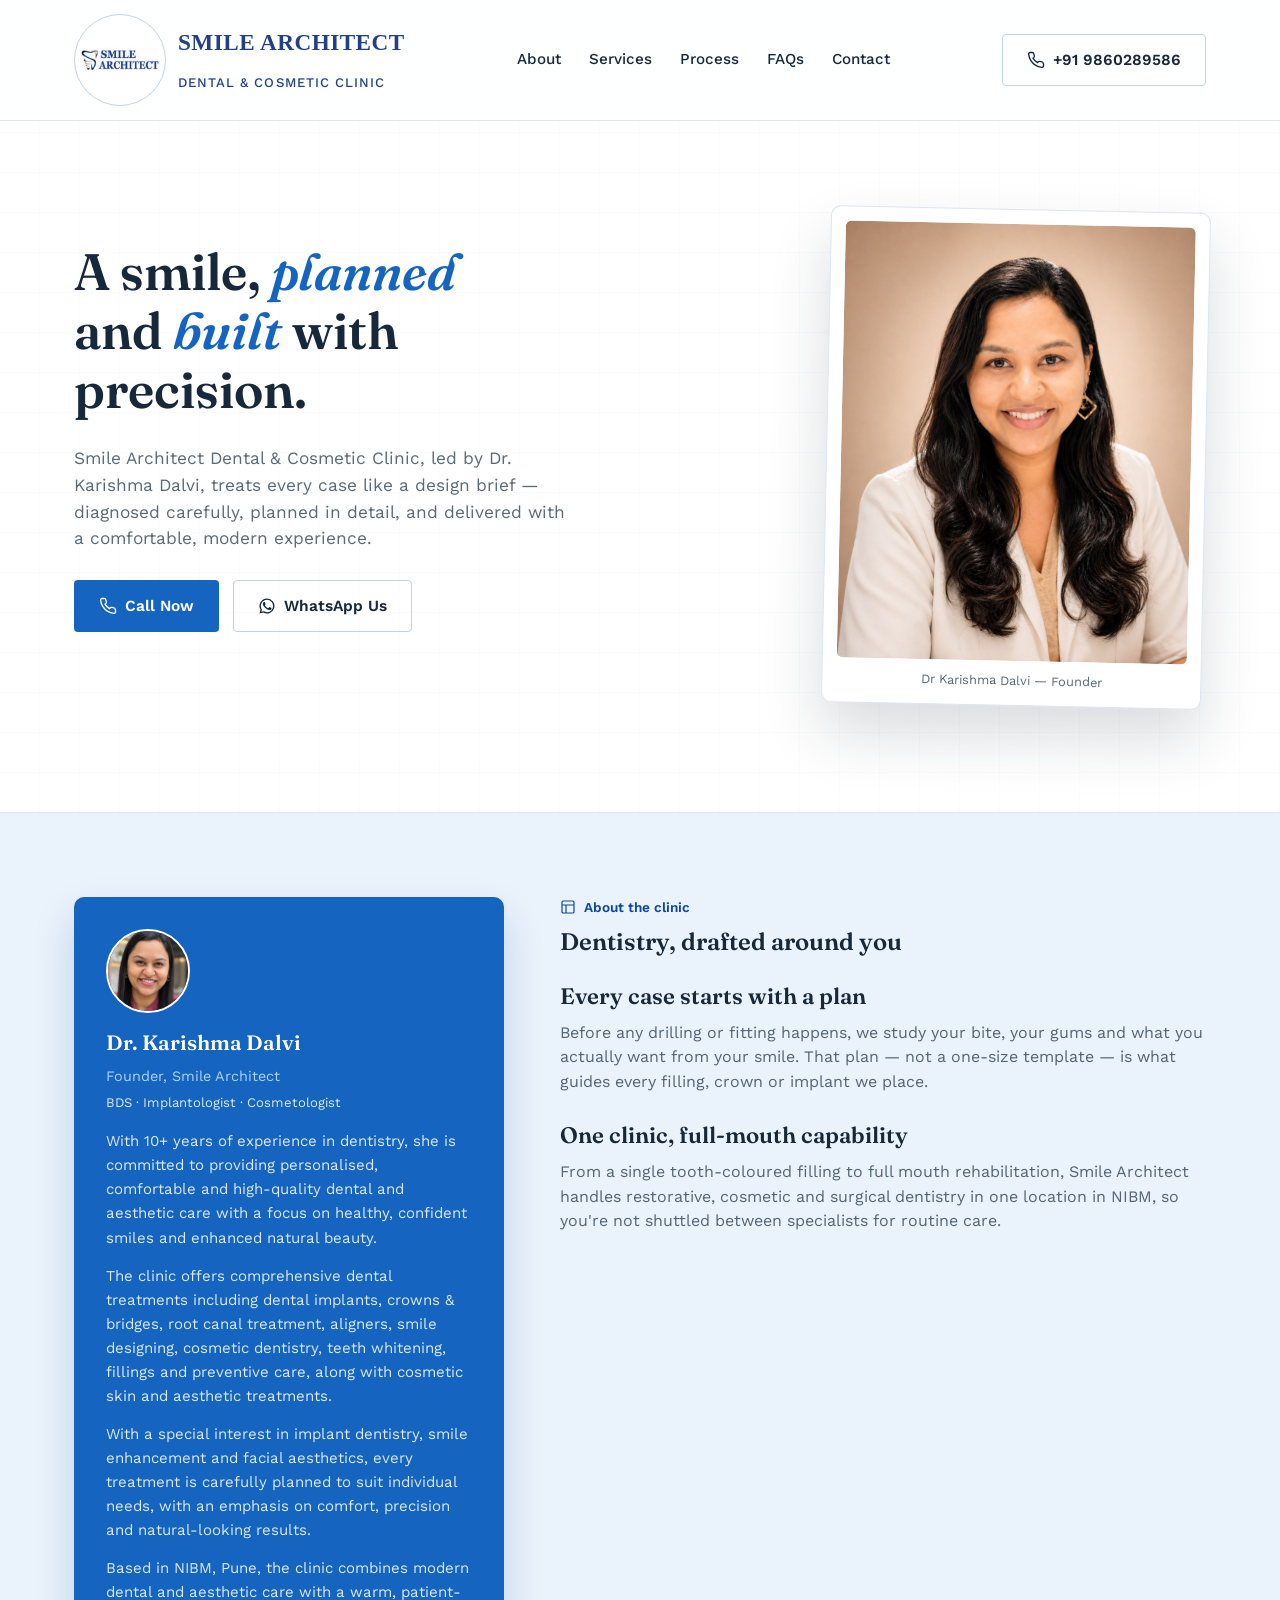
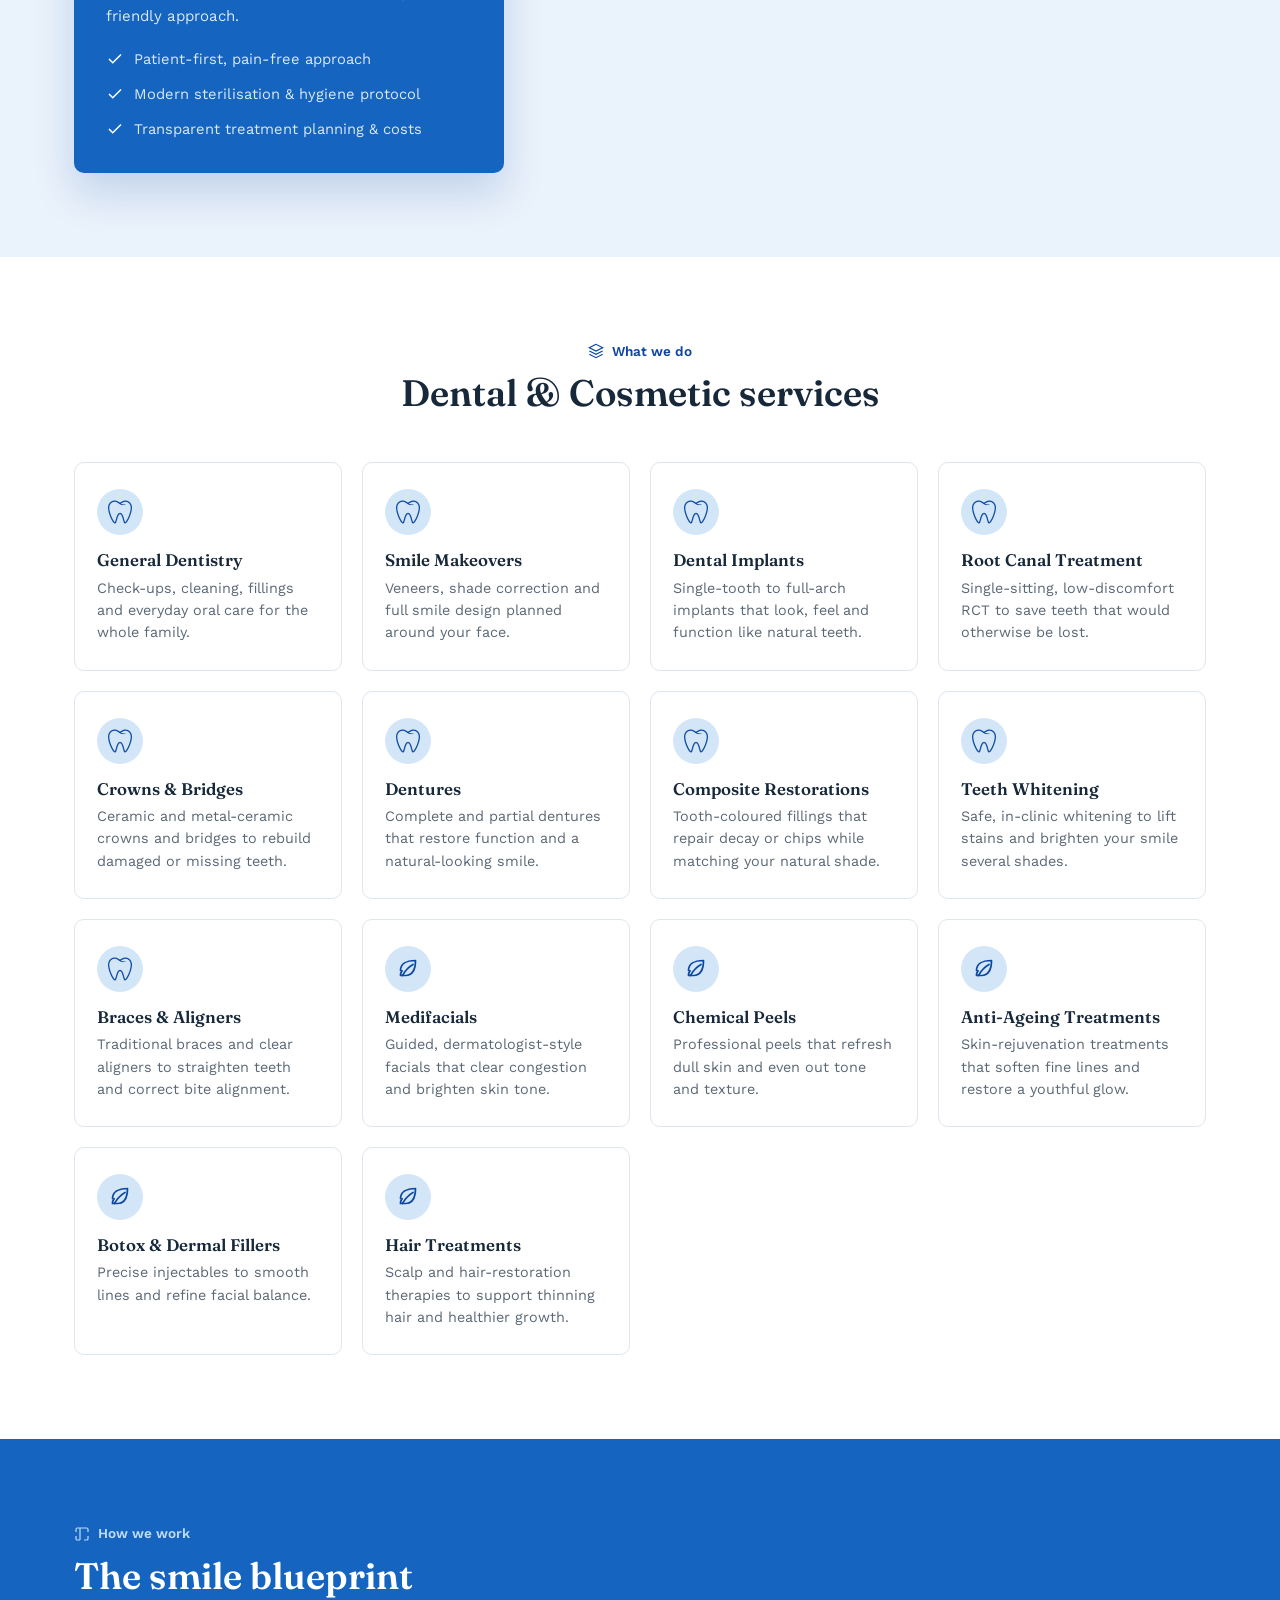
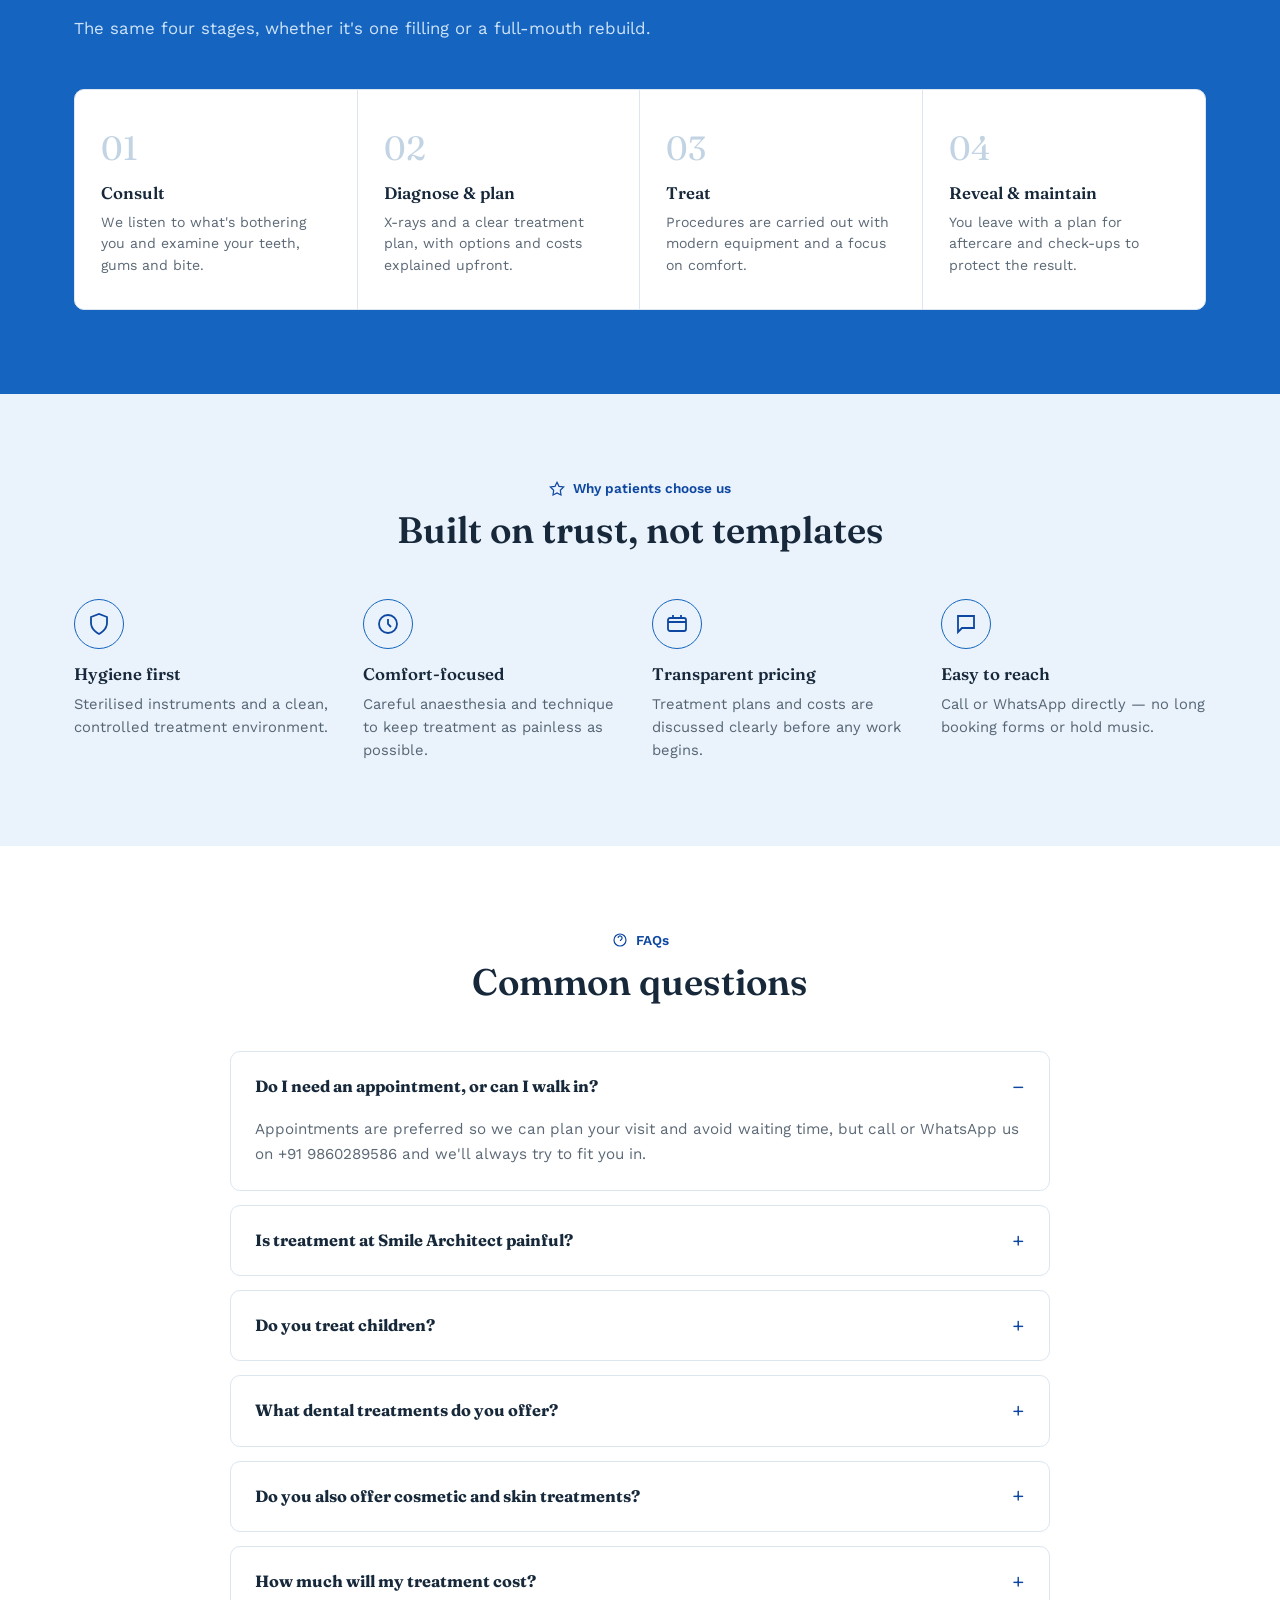
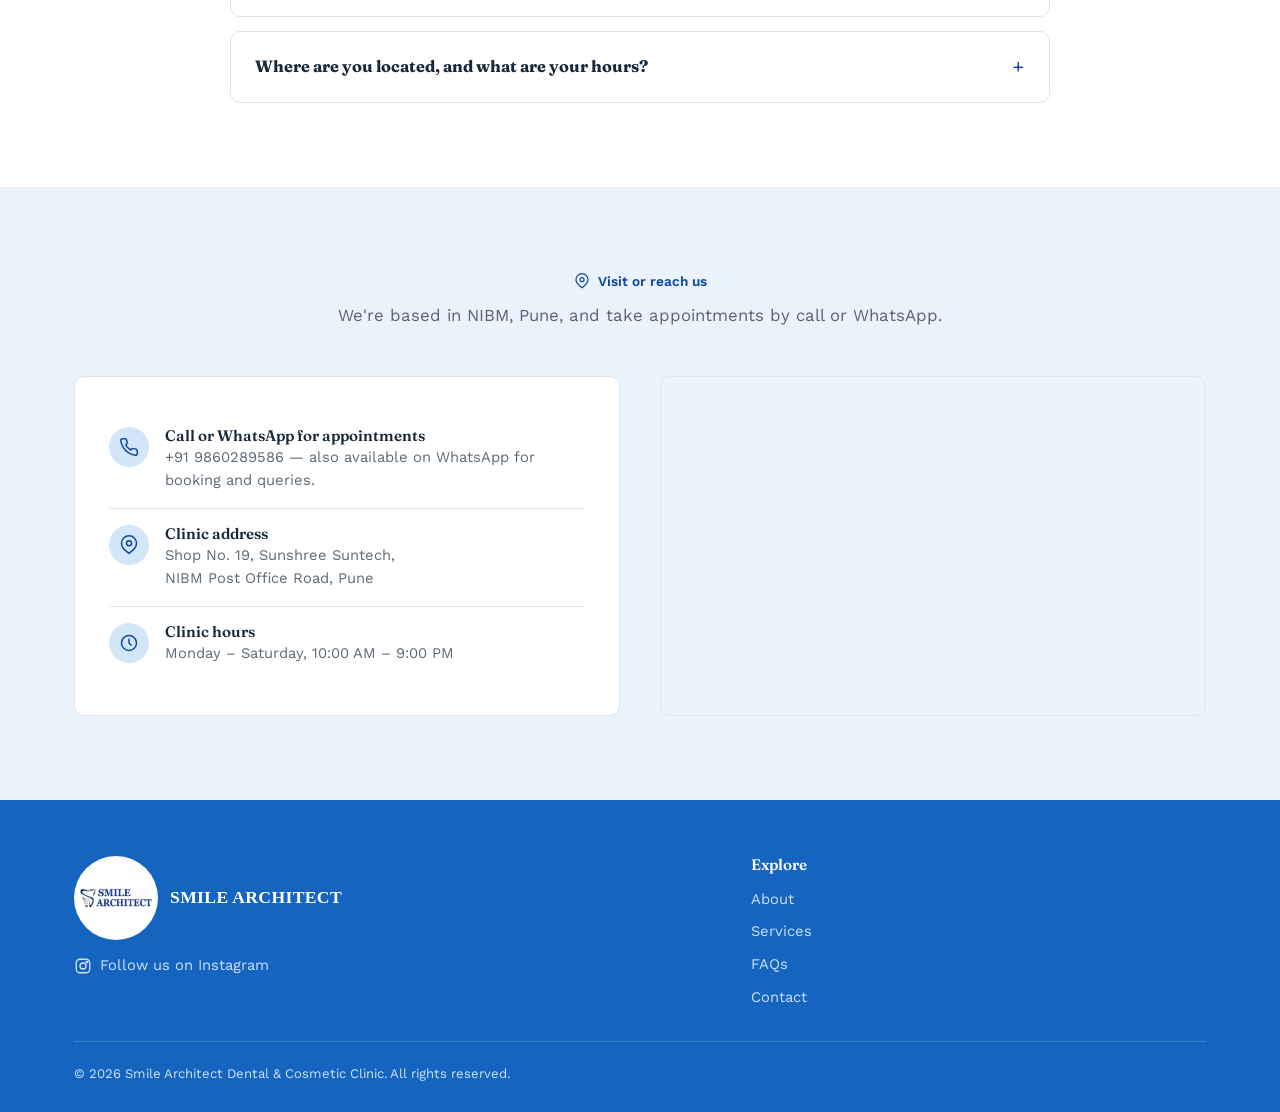
<file: index (10).html>
<!DOCTYPE html>
<html lang="en">
<head>
<meta charset="UTF-8">
<meta name="viewport" content="width=device-width, initial-scale=1.0">
<meta name="color-scheme" content="light only">
<title>Smile Architect Dental &amp; Cosmetic Clinic | Dr. Karishma Dalvi — Best Dentist in NIBM, Pune</title>
<meta name="description" content="Smile Architect Dental & Cosmetic Clinic in NIBM, Pune, led by Dr. Karishma Dalvi. Dental implants, smile makeovers, root canal, crowns, dentures & more. Call or WhatsApp +91 9860289586 to book.">
<meta name="keywords" content="dentist in NIBM Pune, best dental clinic NIBM, Dr Karishma Dalvi dentist, Smile Architect Dental Clinic, dental implants Pune, smile makeover Pune, root canal treatment NIBM, dentures Pune, cosmetic dentist Pune">
<meta name="robots" content="index, follow">
<meta name="author" content="Smile Architect Dental & Cosmetic Clinic">
<link rel="canonical" href="https://www.smilearchitectpune.com/">

<!-- Open Graph -->
<meta property="og:type" content="business.business">
<meta property="og:title" content="Smile Architect Dental & Cosmetic Clinic | Dr. Karishma Dalvi">
<meta property="og:description" content="Dental implants, smile makeovers, root canal, crowns & dentures in NIBM, Pune. Call or WhatsApp +91 9860289586 to book an appointment.">
<meta property="og:image" content="images/smile-makeover-shade.jpg">
<meta property="og:url" content="https://www.smilearchitectpune.com/">
<meta property="og:locale" content="en_IN">
<meta property="og:site_name" content="Smile Architect Dental & Cosmetic Clinic">

<!-- Twitter -->
<meta name="twitter:card" content="summary_large_image">
<meta name="twitter:title" content="Smile Architect Dental & Cosmetic Clinic | Dr. Karishma Dalvi">
<meta name="twitter:description" content="Dental implants, smile makeovers, root canal, crowns & dentures in NIBM, Pune. Call or WhatsApp +91 9860289586 to book.">
<meta name="twitter:image" content="images/smile-makeover-shade.jpg">

<!-- Icons -->
<link rel="icon" type="image/png" sizes="32x32" href="images/favicon-32.png">
<link rel="icon" type="image/png" sizes="16x16" href="images/favicon-16.png">
<link rel="apple-touch-icon" href="images/apple-touch-icon.png">
<meta name="theme-color" content="#16283A">

<link rel="preconnect" href="https://fonts.googleapis.com">
<link rel="preconnect" href="https://fonts.gstatic.com" crossorigin>
<link rel="stylesheet" href="css/styles.css?v=3">

<!-- Structured data: Dentist / LocalBusiness -->
<script type="application/ld+json">
{
  "@context": "https://schema.org",
  "@type": "Dentist",
  "name": "Smile Architect Dental & Cosmetic Clinic",
  "image": "https://www.smilearchitectpune.com/images/smile-makeover-shade.jpg",
  "@id": "https://www.smilearchitectpune.com/",
  "url": "https://www.smilearchitectpune.com/",
  "telephone": "+919860289586",
  "priceRange": "₹₹",
  "address": {
    "@type": "PostalAddress",
    "streetAddress": "Shop No. 19, Sunshree Suntech, NIBM Post Office Road",
    "addressLocality": "NIBM, Pune",
    "addressRegion": "Maharashtra",
    "postalCode": "411048",
    "addressCountry": "IN"
  },
  "geo": {
    "@type": "GeoCoordinates",
    "latitude": 18.4712,
    "longitude": 73.8895
  },
  "openingHoursSpecification": [
    {
      "@type": "OpeningHoursSpecification",
      "dayOfWeek": ["Monday","Tuesday","Wednesday","Thursday","Friday","Saturday"],
      "opens": "10:00",
      "closes": "21:00"
    }
  ],
  "medicalSpecialty": "Dentistry",
  "founder": {
    "@type": "Person",
    "name": "Dr. Karishma Dalvi"
  },
  "sameAs": []
}
</script>
</head>
<body>

<a href="#main" class="skip-link">Skip to main content</a>

<!-- ===================== HEADER ===================== -->
<header class="site-header">
  <div class="container header-row">
    <a href="#top" class="brand">
      <img src="images/logo-header.jpg" alt="Smile Architect Dental & Cosmetic Clinic logo" width="178" height="56">
      <span class="brand-text">
        <span class="brand-name">Smile Architect</span><br>
        <span class="brand-sub">DENTAL &amp; COSMETIC CLINIC</span>
      </span>
    </a>

    <nav class="main-nav" id="mainNav" aria-label="Primary">
      <a href="#about">About</a>
      <a href="#services">Services</a>
      <a href="#process">Process</a>
      <a href="#faq">FAQs</a>
      <a href="#contact">Contact</a>
    </nav>

    <div class="header-cta">
      <a href="tel:+919860289586" class="btn btn-outline">
        <svg viewBox="0 0 24 24" fill="none" stroke="currentColor" stroke-width="1.8"><path d="M22 16.9v3a2 2 0 0 1-2.2 2 19.8 19.8 0 0 1-8.6-3.1 19.5 19.5 0 0 1-6-6 19.8 19.8 0 0 1-3.1-8.7A2 2 0 0 1 4.1 2h3a2 2 0 0 1 2 1.7c.1.9.3 1.8.6 2.7a2 2 0 0 1-.5 2.1L8 9.6a16 16 0 0 0 6 6l1.1-1.2a2 2 0 0 1 2.1-.5c.9.3 1.8.5 2.7.6a2 2 0 0 1 1.7 2z"/></svg>
        +91 9860289586
      </a>
      <button class="nav-toggle" id="navToggle" aria-expanded="false" aria-controls="mainNav" aria-label="Toggle menu">
        <svg viewBox="0 0 24 24" fill="none" stroke="currentColor" stroke-width="1.8"><line x1="3" y1="6" x2="21" y2="6"/><line x1="3" y1="12" x2="21" y2="12"/><line x1="3" y1="18" x2="21" y2="18"/></svg>
      </button>
    </div>
  </div>
</header>

<main id="main">

  <!-- ===================== HERO ===================== -->
  <section class="hero" id="top">
    <div class="container hero-grid">
      <div class="hero-copy">
        <h1>A smile, <em>planned</em> and <em>built</em> with precision.</h1>
        <p class="hero-sub">Smile Architect Dental &amp; Cosmetic Clinic, led by Dr. Karishma Dalvi, treats every case like a design brief — diagnosed carefully, planned in detail, and delivered with a comfortable, modern experience.</p>

        <div class="hero-actions">
          <a href="tel:+919860289586" class="btn btn-primary">
            <svg viewBox="0 0 24 24" fill="none" stroke="currentColor" stroke-width="1.8"><path d="M22 16.9v3a2 2 0 0 1-2.2 2 19.8 19.8 0 0 1-8.6-3.1 19.5 19.5 0 0 1-6-6 19.8 19.8 0 0 1-3.1-8.7A2 2 0 0 1 4.1 2h3a2 2 0 0 1 2 1.7c.1.9.3 1.8.6 2.7a2 2 0 0 1-.5 2.1L8 9.6a16 16 0 0 0 6 6l1.1-1.2a2 2 0 0 1 2.1-.5c.9.3 1.8.5 2.7.6a2 2 0 0 1 1.7 2z"/></svg>
            Call Now
          </a>
          <a href="https://wa.me/919860289586?text=Hi%2C%20I%27d%20like%20to%20book%20a%20dental%20appointment%20at%20Smile%20Architect." class="btn btn-ghost-light" target="_blank" rel="noopener">
            <svg viewBox="0 0 24 24" fill="currentColor"><path d="M17.5 14.4c-.3-.1-1.7-.8-2-1-.3-.1-.5-.1-.6.1-.2.3-.7 1-.9 1.2-.2.2-.3.2-.6.1-.3-.1-1.3-.5-2.4-1.5-.9-.8-1.5-1.8-1.7-2.1-.2-.3 0-.5.1-.6.1-.1.3-.3.4-.5.1-.1.2-.3.3-.4.1-.2 0-.4 0-.5 0-.1-.6-1.5-.8-2-.2-.5-.4-.5-.6-.5h-.5c-.2 0-.5.1-.7.3-.3.3-1 1-1 2.4s1 2.8 1.2 3c.1.2 2 3.1 4.9 4.3.7.3 1.2.5 1.6.6.7.2 1.3.2 1.8.1.5-.1 1.7-.7 1.9-1.4.2-.7.2-1.2.2-1.4-.1-.1-.3-.2-.6-.3z"/><path d="M12 2a10 10 0 0 0-8.6 15.1L2 22l5-1.3A10 10 0 1 0 12 2zm0 18.2a8.1 8.1 0 0 1-4.2-1.1l-.3-.2-3 .8.8-2.9-.2-.3A8.2 8.2 0 1 1 12 20.2z"/></svg>
            WhatsApp Us
          </a>
        </div>
      </div>

      <figure class="hero-visual hero-visual--portrait">
        <img src="images/dr-karishma-dalvi.jpg" alt="Dr. Karishma Dalvi, Founder of Smile Architect Dental & Cosmetic Clinic, Pune" width="900" height="1124" loading="eager">
        <figcaption>Dr Karishma Dalvi — Founder</figcaption>
      </figure>
    </div>
  </section>

  <!-- ===================== ABOUT ===================== -->
  <section id="about">
    <div class="container about-grid">
      <div class="about-card">
        <img src="images/dr-karishma-dalvi-portrait.jpg" alt="Dr. Karishma Dalvi portrait" width="84" height="84" class="about-card-portrait">
        <h3>Dr. Karishma Dalvi</h3>
        <p class="role">Founder, Smile Architect</p>
        <p class="credentials">BDS &middot; Implantologist &middot; Cosmetologist</p>
        <p>With 10+ years of experience in dentistry, she is committed to providing personalised, comfortable and high-quality dental and aesthetic care with a focus on healthy, confident smiles and enhanced natural beauty.</p>
        <p>The clinic offers comprehensive dental treatments including dental implants, crowns &amp; bridges, root canal treatment, aligners, smile designing, cosmetic dentistry, teeth whitening, fillings and preventive care, along with cosmetic skin and aesthetic treatments.</p>
        <p>With a special interest in implant dentistry, smile enhancement and facial aesthetics, every treatment is carefully planned to suit individual needs, with an emphasis on comfort, precision and natural-looking results.</p>
        <p>Based in NIBM, Pune, the clinic combines modern dental and aesthetic care with a warm, patient-friendly approach.</p>
        <ul class="about-list">
          <li><svg viewBox="0 0 24 24" fill="none" stroke="currentColor" stroke-width="2"><polyline points="20 6 9 17 4 12"/></svg> Patient-first, pain-free approach</li>
          <li><svg viewBox="0 0 24 24" fill="none" stroke="currentColor" stroke-width="2"><polyline points="20 6 9 17 4 12"/></svg> Modern sterilisation &amp; hygiene protocol</li>
          <li><svg viewBox="0 0 24 24" fill="none" stroke="currentColor" stroke-width="2"><polyline points="20 6 9 17 4 12"/></svg> Transparent treatment planning &amp; costs</li>
        </ul>
      </div>

      <div class="about-copy">
        <span class="kicker">
          <svg viewBox="0 0 24 24" fill="none" stroke="currentColor" stroke-width="1.8"><rect x="3" y="3" width="18" height="18" rx="2"/><path d="M3 9h18M9 21V9"/></svg>
          About the clinic
        </span>
        <h2>Dentistry, drafted around you</h2>
        <h3>Every case starts with a plan</h3>
        <p>Before any drilling or fitting happens, we study your bite, your gums and what you actually want from your smile. That plan — not a one-size template — is what guides every filling, crown or implant we place.</p>
        <h3>One clinic, full-mouth capability</h3>
        <p>From a single tooth-coloured filling to full mouth rehabilitation, Smile Architect handles restorative, cosmetic and surgical dentistry in one location in NIBM, so you're not shuttled between specialists for routine care.</p>
      </div>
    </div>
  </section>

  <!-- ===================== SERVICES ===================== -->
  <section class="alt" id="services">
    <div class="container">
      <div class="section-head center">
        <span class="kicker">
          <svg viewBox="0 0 24 24" fill="none" stroke="currentColor" stroke-width="1.8"><path d="M12 2 2 7l10 5 10-5-10-5zM2 17l10 5 10-5M2 12l10 5 10-5"/></svg>
          What we do
        </span>
        <h2>Dental &amp; Cosmetic services</h2>
      </div>

      <div class="services-grid">

        <div class="service-card">
          <div class="service-icon"><span class="tooth-icon" aria-hidden="true"></span></div>
          <h3>General Dentistry</h3>
          <p>Check-ups, cleaning, fillings and everyday oral care for the whole family.</p>
        </div>

        <div class="service-card">
          <div class="service-icon"><span class="tooth-icon" aria-hidden="true"></span></div>
          <h3>Smile Makeovers</h3>
          <p>Veneers, shade correction and full smile design planned around your face.</p>
        </div>

        <div class="service-card">
          <div class="service-icon"><span class="tooth-icon" aria-hidden="true"></span></div>
          <h3>Dental Implants</h3>
          <p>Single-tooth to full-arch implants that look, feel and function like natural teeth.</p>
        </div>

        <div class="service-card">
          <div class="service-icon"><span class="tooth-icon" aria-hidden="true"></span></div>
          <h3>Root Canal Treatment</h3>
          <p>Single-sitting, low-discomfort RCT to save teeth that would otherwise be lost.</p>
        </div>

        <div class="service-card">
          <div class="service-icon"><span class="tooth-icon" aria-hidden="true"></span></div>
          <h3>Crowns &amp; Bridges</h3>
          <p>Ceramic and metal-ceramic crowns and bridges to rebuild damaged or missing teeth.</p>
        </div>

        <div class="service-card">
          <div class="service-icon"><span class="tooth-icon" aria-hidden="true"></span></div>
          <h3>Dentures</h3>
          <p>Complete and partial dentures that restore function and a natural-looking smile.</p>
        </div>

        <div class="service-card">
          <div class="service-icon"><span class="tooth-icon" aria-hidden="true"></span></div>
          <h3>Composite Restorations</h3>
          <p>Tooth-coloured fillings that repair decay or chips while matching your natural shade.</p>
        </div>

        <div class="service-card">
          <div class="service-icon"><span class="tooth-icon" aria-hidden="true"></span></div>
          <h3>Teeth Whitening</h3>
          <p>Safe, in-clinic whitening to lift stains and brighten your smile several shades.</p>
        </div>

        <div class="service-card">
          <div class="service-icon"><span class="tooth-icon" aria-hidden="true"></span></div>
          <h3>Braces &amp; Aligners</h3>
          <p>Traditional braces and clear aligners to straighten teeth and correct bite alignment.</p>
        </div>

        <div class="service-card">
          <div class="service-icon service-icon--leaf"><svg class="leaf-icon" viewBox="0 0 24 24" fill="none" stroke="currentColor" stroke-width="1.7" stroke-linecap="round" stroke-linejoin="round" aria-hidden="true"><path d="M4.5 13.5C4.5 7.5 9.5 3.5 19.5 3.5c0 10-4 15-10 15H4.5c0-1.2 0-2.9 1.6-4.6z"/><path d="M6.5 18.5C9 14 12.5 10 17 7.5"/></svg></div>
          <h3>Medifacials</h3>
          <p>Guided, dermatologist-style facials that clear congestion and brighten skin tone.</p>
        </div>

        <div class="service-card">
          <div class="service-icon service-icon--leaf"><svg class="leaf-icon" viewBox="0 0 24 24" fill="none" stroke="currentColor" stroke-width="1.7" stroke-linecap="round" stroke-linejoin="round" aria-hidden="true"><path d="M4.5 13.5C4.5 7.5 9.5 3.5 19.5 3.5c0 10-4 15-10 15H4.5c0-1.2 0-2.9 1.6-4.6z"/><path d="M6.5 18.5C9 14 12.5 10 17 7.5"/></svg></div>
          <h3>Chemical Peels</h3>
          <p>Professional peels that refresh dull skin and even out tone and texture.</p>
        </div>

        <div class="service-card">
          <div class="service-icon service-icon--leaf"><svg class="leaf-icon" viewBox="0 0 24 24" fill="none" stroke="currentColor" stroke-width="1.7" stroke-linecap="round" stroke-linejoin="round" aria-hidden="true"><path d="M4.5 13.5C4.5 7.5 9.5 3.5 19.5 3.5c0 10-4 15-10 15H4.5c0-1.2 0-2.9 1.6-4.6z"/><path d="M6.5 18.5C9 14 12.5 10 17 7.5"/></svg></div>
          <h3>Anti-Ageing Treatments</h3>
          <p>Skin-rejuvenation treatments that soften fine lines and restore a youthful glow.</p>
        </div>

        <div class="service-card">
          <div class="service-icon service-icon--leaf"><svg class="leaf-icon" viewBox="0 0 24 24" fill="none" stroke="currentColor" stroke-width="1.7" stroke-linecap="round" stroke-linejoin="round" aria-hidden="true"><path d="M4.5 13.5C4.5 7.5 9.5 3.5 19.5 3.5c0 10-4 15-10 15H4.5c0-1.2 0-2.9 1.6-4.6z"/><path d="M6.5 18.5C9 14 12.5 10 17 7.5"/></svg></div>
          <h3>Botox &amp; Dermal Fillers</h3>
          <p>Precise injectables to smooth lines and refine facial balance.</p>
        </div>

        <div class="service-card">
          <div class="service-icon service-icon--leaf"><svg class="leaf-icon" viewBox="0 0 24 24" fill="none" stroke="currentColor" stroke-width="1.7" stroke-linecap="round" stroke-linejoin="round" aria-hidden="true"><path d="M4.5 13.5C4.5 7.5 9.5 3.5 19.5 3.5c0 10-4 15-10 15H4.5c0-1.2 0-2.9 1.6-4.6z"/><path d="M6.5 18.5C9 14 12.5 10 17 7.5"/></svg></div>
          <h3>Hair Treatments</h3>
          <p>Scalp and hair-restoration therapies to support thinning hair and healthier growth.</p>
        </div>

      </div>
    </div>
  </section>

  <!-- ===================== PROCESS ===================== -->
  <section id="process">
    <div class="container">
      <div class="section-head">
        <span class="kicker">
          <svg viewBox="0 0 24 24" fill="none" stroke="currentColor" stroke-width="1.8"><path d="M9 3H5a2 2 0 0 0-2 2v4m6-6h10a2 2 0 0 1 2 2v4M9 3v18M3 15v4a2 2 0 0 0 2 2h4m6 0h4a2 2 0 0 0 2-2v-4"/></svg>
          How we work
        </span>
        <h2>The smile blueprint</h2>
        <p>The same four stages, whether it's one filling or a full-mouth rebuild.</p>
      </div>

      <div class="process-strip">
        <div class="process-step">
          <span class="process-num">01</span>
          <h3>Consult</h3>
          <p>We listen to what's bothering you and examine your teeth, gums and bite.</p>
        </div>
        <div class="process-step">
          <span class="process-num">02</span>
          <h3>Diagnose &amp; plan</h3>
          <p>X-rays and a clear treatment plan, with options and costs explained upfront.</p>
        </div>
        <div class="process-step">
          <span class="process-num">03</span>
          <h3>Treat</h3>
          <p>Procedures are carried out with modern equipment and a focus on comfort.</p>
        </div>
        <div class="process-step">
          <span class="process-num">04</span>
          <h3>Reveal &amp; maintain</h3>
          <p>You leave with a plan for aftercare and check-ups to protect the result.</p>
        </div>
      </div>
    </div>
  </section>

  <!-- ===================== WHY US ===================== -->
  <section id="why">
    <div class="container">
      <div class="section-head center">
        <span class="kicker">
          <svg viewBox="0 0 24 24" fill="none" stroke="currentColor" stroke-width="1.8"><path d="M12 2l3 6 7 1-5 5 1 7-6-3-6 3 1-7-5-5 7-1 3-6z"/></svg>
          Why patients choose us
        </span>
        <h2>Built on trust, not templates</h2>
      </div>

      <div class="why-grid">
        <div class="why-item">
          <div class="why-icon"><svg viewBox="0 0 24 24" fill="none" stroke="currentColor" stroke-width="1.8"><path d="M12 22s8-4 8-11V5l-8-3-8 3v6c0 7 8 11 8 11z"/></svg></div>
          <h3>Hygiene first</h3>
          <p>Sterilised instruments and a clean, controlled treatment environment.</p>
        </div>
        <div class="why-item">
          <div class="why-icon"><svg viewBox="0 0 24 24" fill="none" stroke="currentColor" stroke-width="1.8"><circle cx="12" cy="12" r="9"/><path d="M12 7v5l3 3"/></svg></div>
          <h3>Comfort-focused</h3>
          <p>Careful anaesthesia and technique to keep treatment as painless as possible.</p>
        </div>
        <div class="why-item">
          <div class="why-icon"><svg viewBox="0 0 24 24" fill="none" stroke="currentColor" stroke-width="1.8"><rect x="3" y="6" width="18" height="13" rx="2"/><path d="M3 10h18M8 3v4M16 3v4"/></svg></div>
          <h3>Transparent pricing</h3>
          <p>Treatment plans and costs are discussed clearly before any work begins.</p>
        </div>
        <div class="why-item">
          <div class="why-icon"><svg viewBox="0 0 24 24" fill="none" stroke="currentColor" stroke-width="1.8"><path d="M4 4h16v12H8l-4 4V4z"/></svg></div>
          <h3>Easy to reach</h3>
          <p>Call or WhatsApp directly — no long booking forms or hold music.</p>
        </div>
      </div>
    </div>
  </section>

  <!-- ===================== FAQ ===================== -->
  <section class="alt" id="faq">
    <div class="container">
      <div class="section-head center">
        <span class="kicker">
          <svg viewBox="0 0 24 24" fill="none" stroke="currentColor" stroke-width="1.8"><circle cx="12" cy="12" r="9"/><path d="M9.1 9a3 3 0 1 1 4.9 2.3c-.8.6-1.5 1.2-1.5 2.2"/><path d="M12 17.5h.01"/></svg>
          FAQs
        </span>
        <h2>Common questions</h2>
      </div>

      <div class="faq-list">
        <details class="faq-item" open>
          <summary>Do I need an appointment, or can I walk in?</summary>
          <p>Appointments are preferred so we can plan your visit and avoid waiting time, but call or WhatsApp us on +91 9860289586 and we'll always try to fit you in.</p>
        </details>
        <details class="faq-item">
          <summary>Is treatment at Smile Architect painful?</summary>
          <p>We take a patient-first, pain-free approach — careful anaesthesia and technique are used throughout, and every step is explained before it happens.</p>
        </details>
        <details class="faq-item">
          <summary>Do you treat children?</summary>
          <p>Yes. We offer gentle, friendly kids' dentistry that helps children feel comfortable and at ease in the chair.</p>
        </details>
        <details class="faq-item">
          <summary>What dental treatments do you offer?</summary>
          <p>Everything from routine check-ups and cleanings to root canal treatment, crowns &amp; bridges, dental implants, dentures, composite restorations, teeth whitening, and braces &amp; aligners.</p>
        </details>
        <details class="faq-item">
          <summary>Do you also offer cosmetic and skin treatments?</summary>
          <p>Yes — alongside dentistry, we offer medifacials, chemical peels, anti-ageing treatments, Botox &amp; dermal fillers, and hair treatments.</p>
        </details>
        <details class="faq-item">
          <summary>How much will my treatment cost?</summary>
          <p>Costs depend on the treatment you need. We discuss your treatment plan and costs clearly before any work begins, with no surprises.</p>
        </details>
        <details class="faq-item">
          <summary>Where are you located, and what are your hours?</summary>
          <p>We're at Shop No. 19, Sunshree Suntech, NIBM Post Office Road, Pune, open Monday–Saturday, 10:00 AM – 9:00 PM.</p>
        </details>
      </div>
    </div>
  </section>

  <!-- ===================== CONTACT ===================== -->
  <section id="contact">
    <div class="container">
      <div class="section-head center">
        <span class="kicker">
          <svg viewBox="0 0 24 24" fill="none" stroke="currentColor" stroke-width="1.8"><path d="M21 10c0 6-9 12-9 12S3 16 3 10a9 9 0 0 1 18 0z"/><circle cx="12" cy="10" r="3"/></svg>
          Visit or reach us
        </span>
        <p>We're based in NIBM, Pune, and take appointments by call or WhatsApp.</p>
      </div>

      <div class="contact-grid">
        <div class="contact-card">

          <div class="contact-row">
            <span class="icon"><svg viewBox="0 0 24 24" fill="none" stroke="currentColor" stroke-width="1.8"><path d="M22 16.9v3a2 2 0 0 1-2.2 2 19.8 19.8 0 0 1-8.6-3.1 19.5 19.5 0 0 1-6-6 19.8 19.8 0 0 1-3.1-8.7A2 2 0 0 1 4.1 2h3a2 2 0 0 1 2 1.7c.1.9.3 1.8.6 2.7a2 2 0 0 1-.5 2.1L8 9.6a16 16 0 0 0 6 6l1.1-1.2a2 2 0 0 1 2.1-.5c.9.3 1.8.5 2.7.6a2 2 0 0 1 1.7 2z"/></svg></span>
            <div>
              <h4>Call or WhatsApp for appointments</h4>
              <p><a href="tel:+919860289586">+91 9860289586</a> — also available on WhatsApp for booking and queries.</p>
            </div>
          </div>

          <div class="contact-row">
            <span class="icon"><svg viewBox="0 0 24 24" fill="none" stroke="currentColor" stroke-width="1.8"><path d="M21 10c0 6-9 12-9 12S3 16 3 10a9 9 0 0 1 18 0z"/><circle cx="12" cy="10" r="3"/></svg></span>
            <div>
              <h4>Clinic address</h4>
              <p>Shop No. 19, Sunshree Suntech,<br>NIBM Post Office Road, Pune</p>
            </div>
          </div>

          <div class="contact-row">
            <span class="icon"><svg viewBox="0 0 24 24" fill="none" stroke="currentColor" stroke-width="1.8"><circle cx="12" cy="12" r="9"/><path d="M12 7v5l3 3"/></svg></span>
            <div>
              <h4>Clinic hours</h4>
              <p>Monday – Saturday, 10:00 AM – 9:00 PM</p>
            </div>
          </div>

        </div>

        <div class="map-wrap">
          <iframe
            src="https://www.google.com/maps?q=SMILE+ARCHITECT+Dental+and+Cosmetic+Clinic%2C+Sunshree+Suntech%2C+NIBM+Post+Office+Rd%2C+Pune%2C+Maharashtra+411048&z=17&output=embed"
            loading="lazy"
            referrerpolicy="no-referrer-when-downgrade"
            title="Map to Smile Architect Dental & Cosmetic Clinic, NIBM, Pune"
            aria-label="Map to Smile Architect Dental & Cosmetic Clinic">
          </iframe>
        </div>
      </div>
    </div>
  </section>

</main>

<!-- ===================== MOBILE STICKY BAR ===================== -->
<div class="mobile-bar">
  <div class="row">
    <a href="tel:+919860289586">
      <svg viewBox="0 0 24 24" fill="none" stroke="currentColor" stroke-width="1.8"><path d="M22 16.9v3a2 2 0 0 1-2.2 2 19.8 19.8 0 0 1-8.6-3.1 19.5 19.5 0 0 1-6-6 19.8 19.8 0 0 1-3.1-8.7A2 2 0 0 1 4.1 2h3a2 2 0 0 1 2 1.7c.1.9.3 1.8.6 2.7a2 2 0 0 1-.5 2.1L8 9.6a16 16 0 0 0 6 6l1.1-1.2a2 2 0 0 1 2.1-.5c.9.3 1.8.5 2.7.6a2 2 0 0 1 1.7 2z"/></svg>
      Call Now
    </a>
    <a href="https://wa.me/919860289586?text=Hi%2C%20I%27d%20like%20to%20book%20a%20dental%20appointment%20at%20Smile%20Architect." target="_blank" rel="noopener">
      <svg viewBox="0 0 24 24" fill="currentColor"><path d="M17.5 14.4c-.3-.1-1.7-.8-2-1-.3-.1-.5-.1-.6.1-.2.3-.7 1-.9 1.2-.2.2-.3.2-.6.1-.3-.1-1.3-.5-2.4-1.5-.9-.8-1.5-1.8-1.7-2.1-.2-.3 0-.5.1-.6.1-.1.3-.3.4-.5.1-.1.2-.3.3-.4.1-.2 0-.4 0-.5 0-.1-.6-1.5-.8-2-.2-.5-.4-.5-.6-.5h-.5c-.2 0-.5.1-.7.3-.3.3-1 1-1 2.4s1 2.8 1.2 3c.1.2 2 3.1 4.9 4.3.7.3 1.2.5 1.6.6.7.2 1.3.2 1.8.1.5-.1 1.7-.7 1.9-1.4.2-.7.2-1.2.2-1.4-.1-.1-.3-.2-.6-.3z"/><path d="M12 2a10 10 0 0 0-8.6 15.1L2 22l5-1.3A10 10 0 1 0 12 2zm0 18.2a8.1 8.1 0 0 1-4.2-1.1l-.3-.2-3 .8.8-2.9-.2-.3A8.2 8.2 0 1 1 12 20.2z"/></svg>
      WhatsApp
    </a>
  </div>
</div>

<!-- ===================== FOOTER ===================== -->
<footer>
  <div class="container">
    <div class="footer-grid">
      <div>
        <div class="footer-brand">
          <img src="images/logo-header.jpg" alt="Smile Architect logo" width="140" height="44">
          <span>Smile Architect</span>
        </div>
        <a class="footer-social" href="https://www.instagram.com/smilearchitect_by_drkarishma/" target="_blank" rel="noopener">
          <svg viewBox="0 0 24 24" fill="none" stroke="currentColor" stroke-width="1.8"><rect x="3" y="3" width="18" height="18" rx="5"/><circle cx="12" cy="12" r="4"/><circle cx="17.2" cy="6.8" r="1"/></svg>
          Follow us on Instagram
        </a>
      </div>
      <div class="footer-col">
        <h4>Explore</h4>
        <ul>
          <li><a href="#about">About</a></li>
          <li><a href="#services">Services</a></li>
          <li><a href="#faq">FAQs</a></li>
          <li><a href="#contact">Contact</a></li>
        </ul>
      </div>
    </div>
    <div class="footer-bottom">
      <span>© <span id="year"></span> Smile Architect Dental &amp; Cosmetic Clinic. All rights reserved.</span>
    </div>
  </div>
</footer>

<script src="js/script.js?v=3"></script>
</body>
</html>
</file>
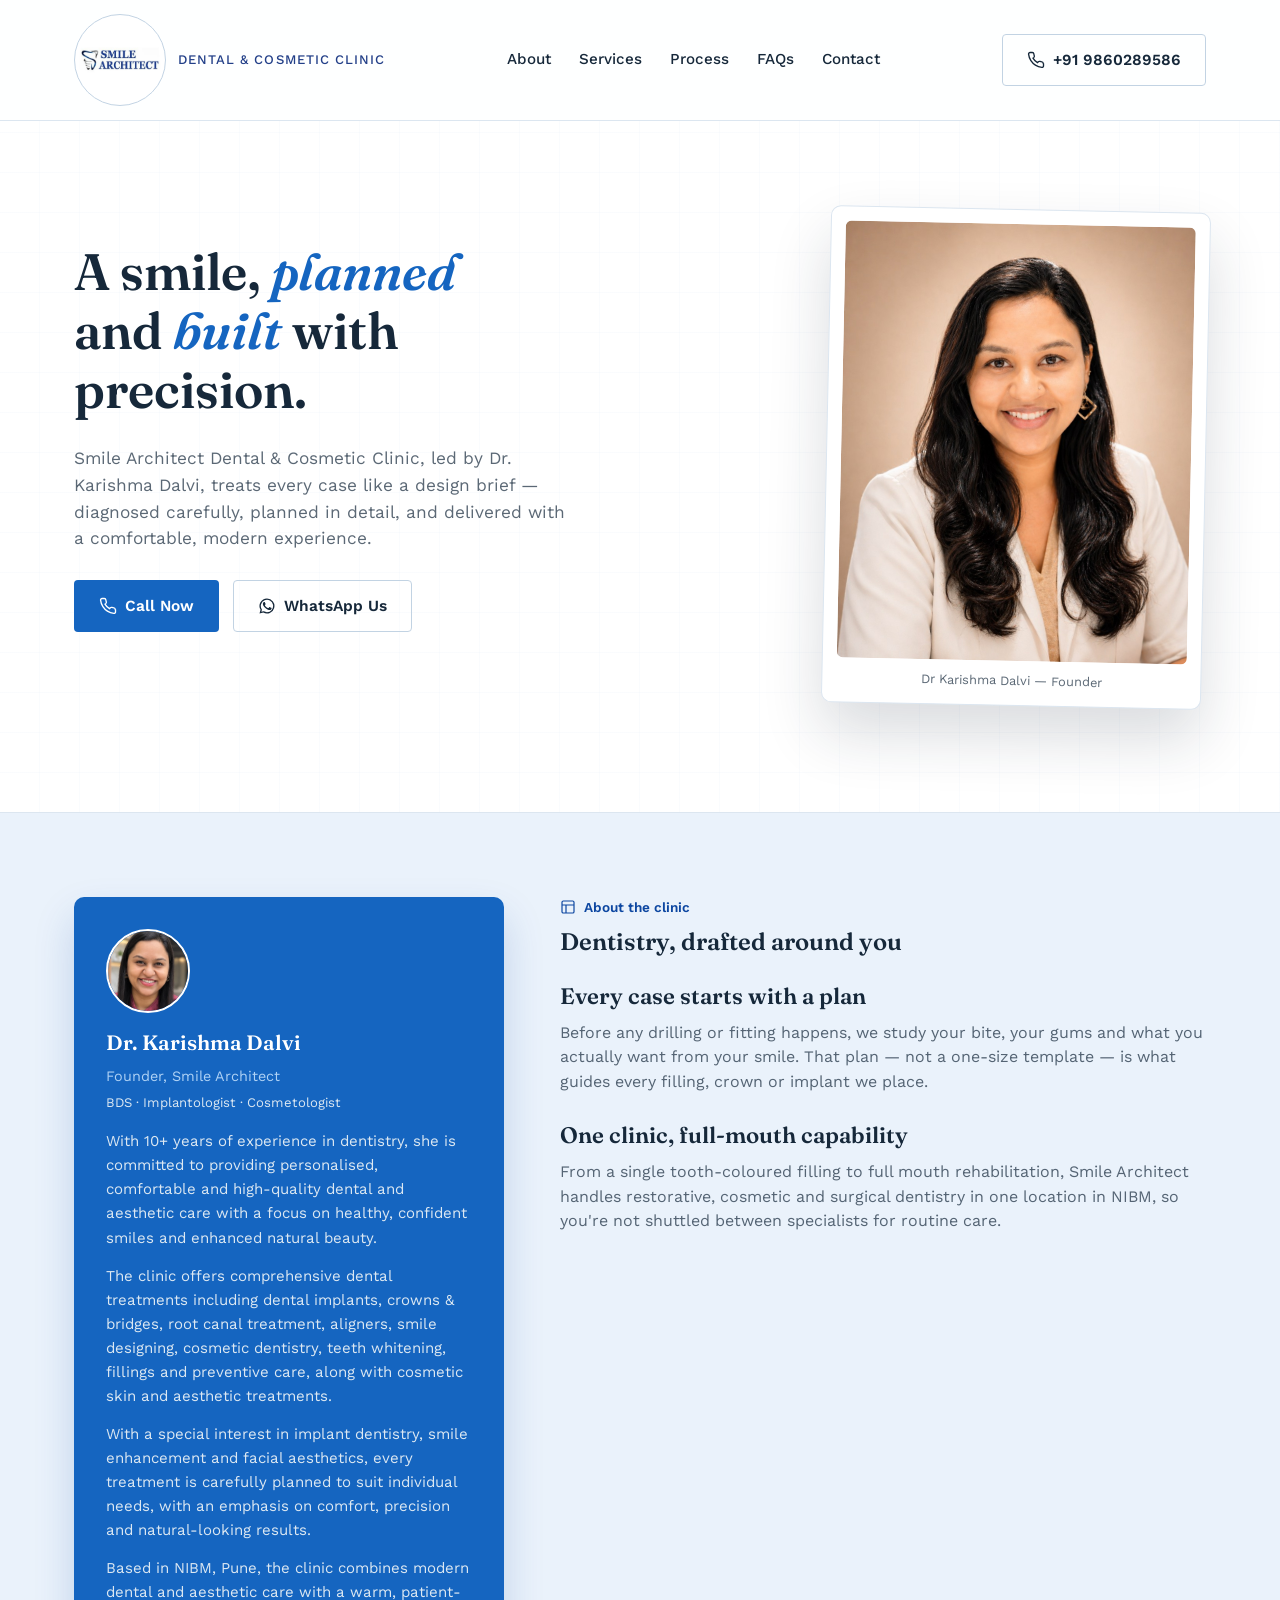
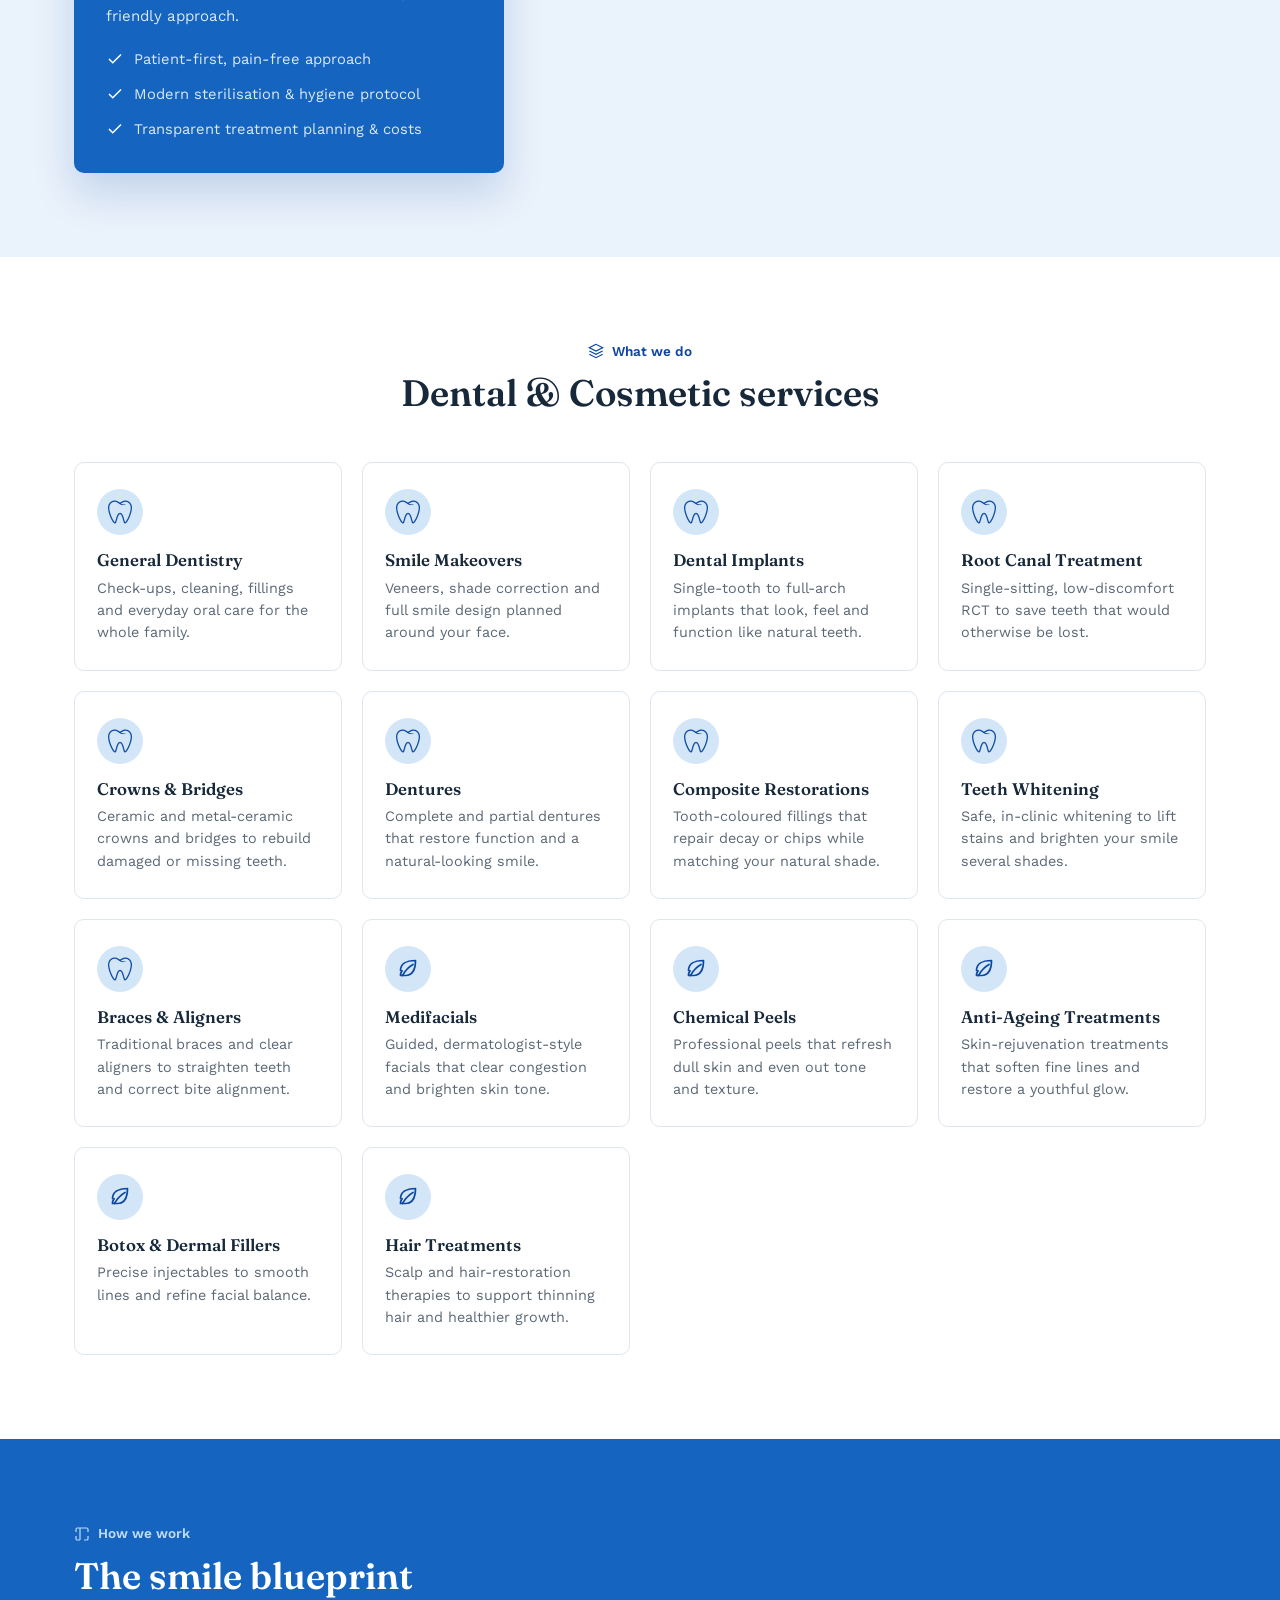
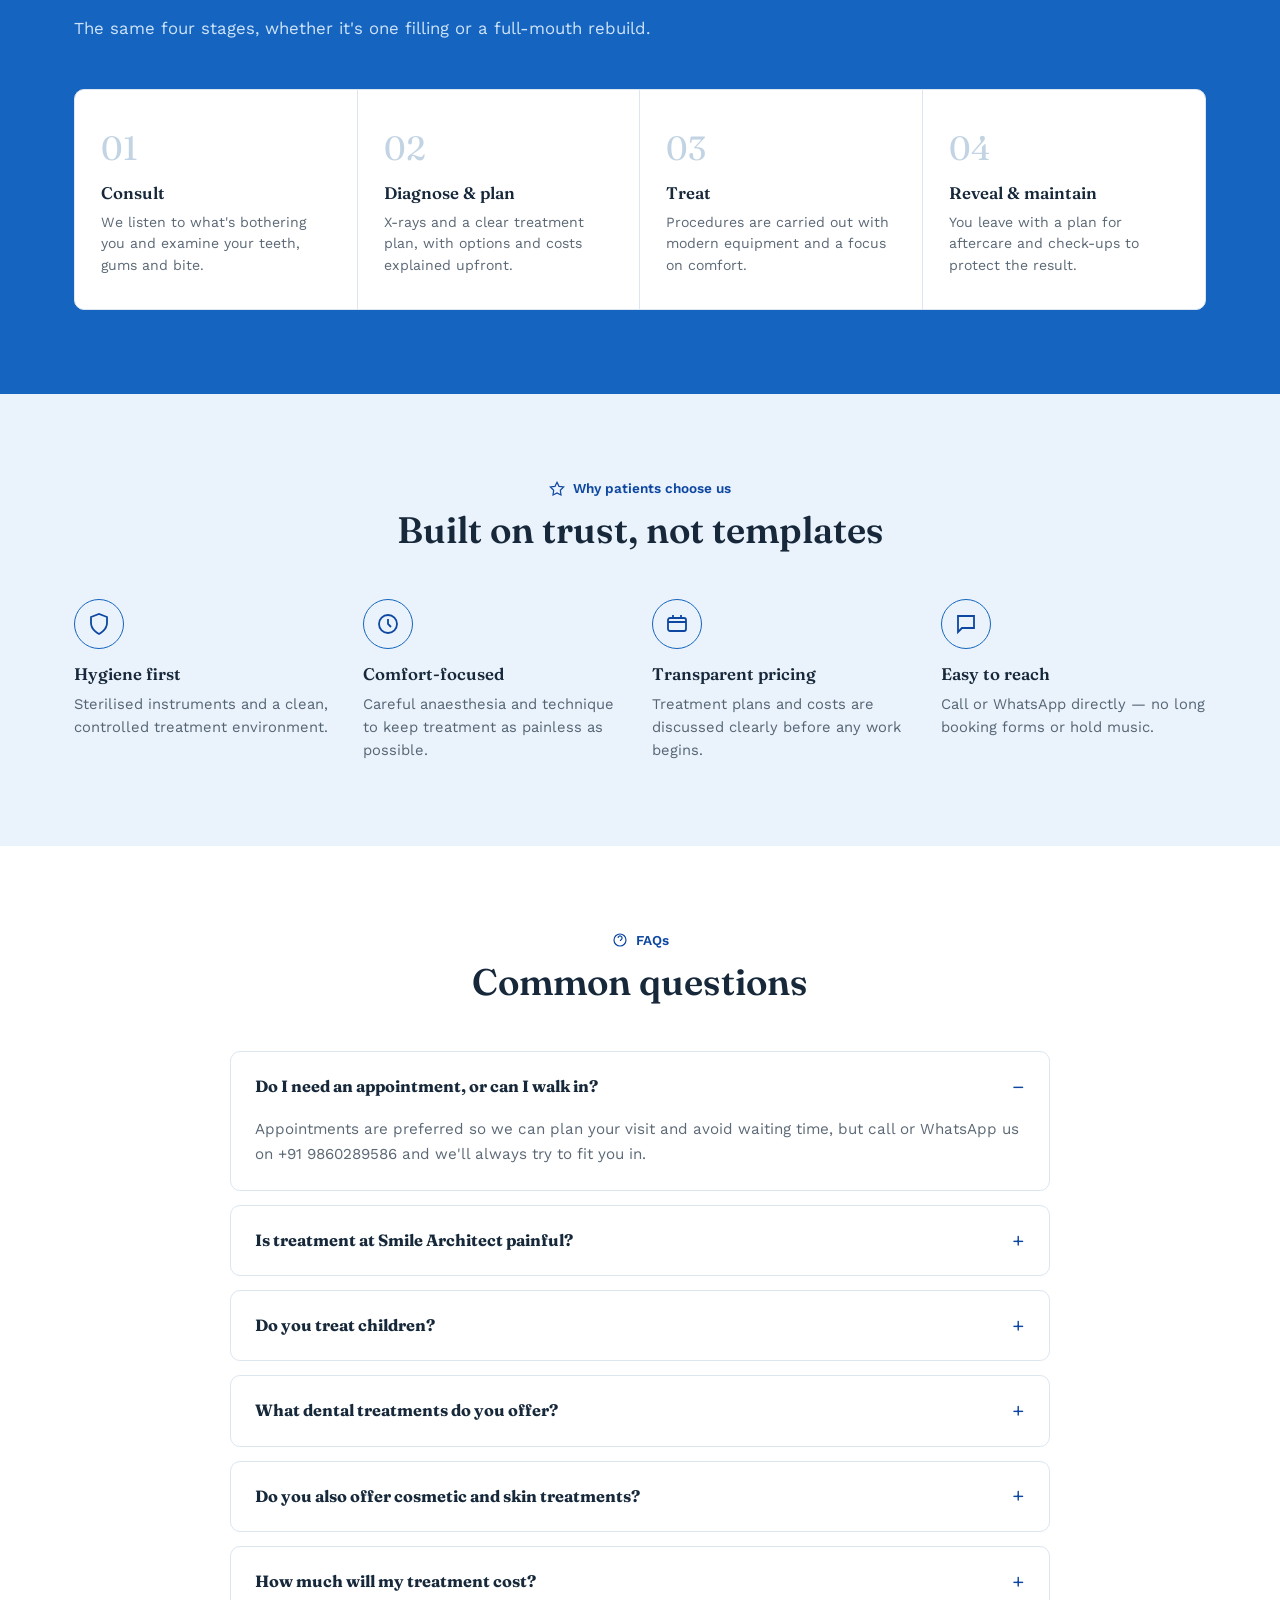
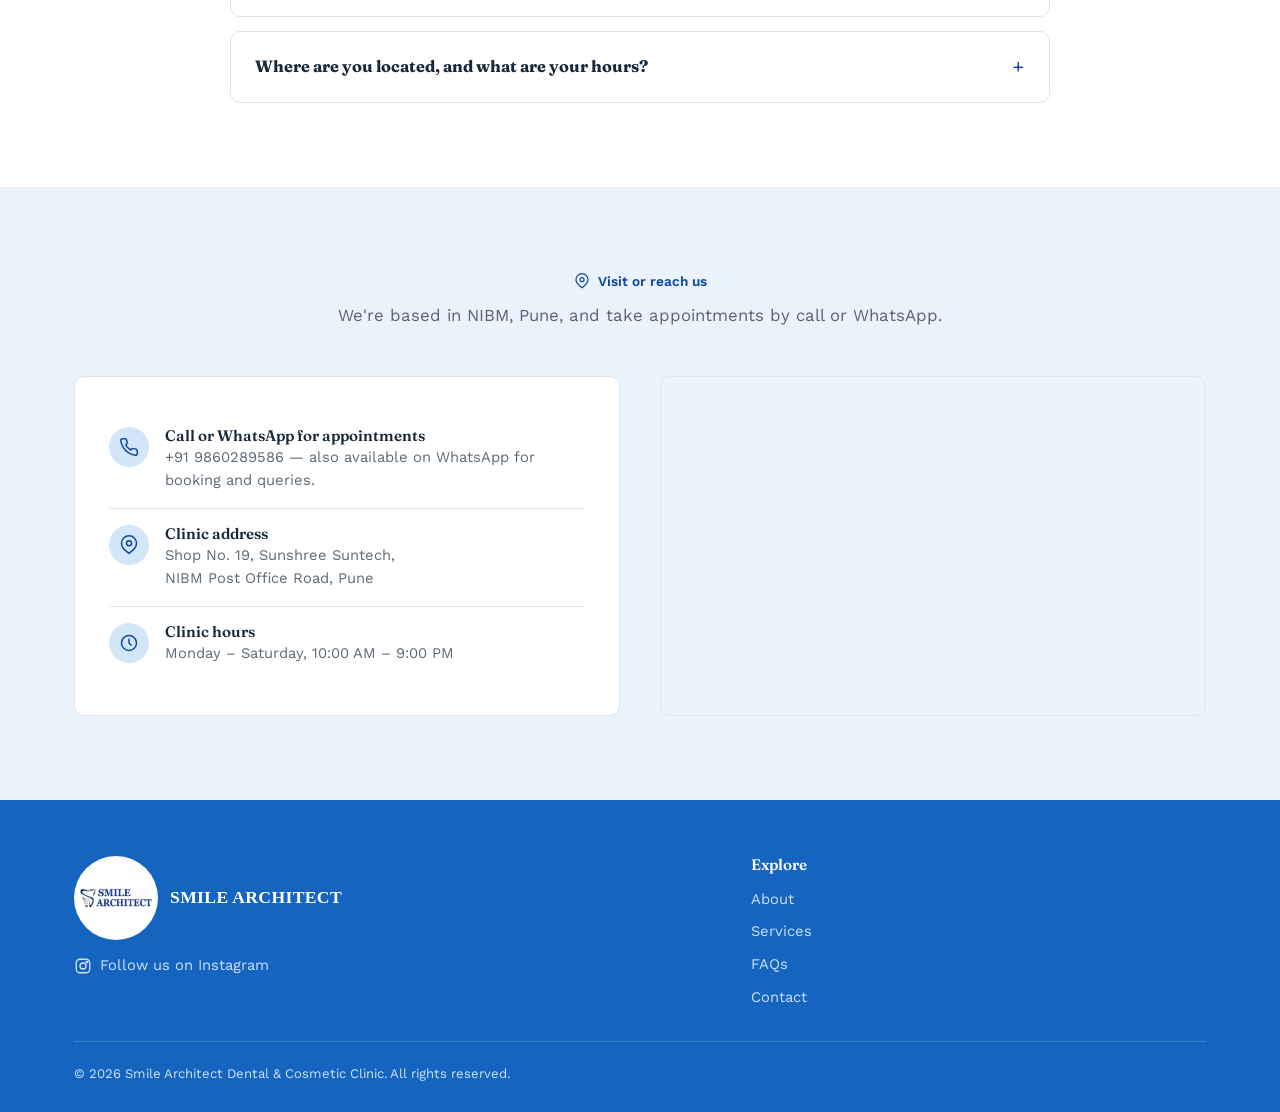
<file: index (12).html>
<!DOCTYPE html>
<html lang="en">
<head>
<meta charset="UTF-8">
<meta name="viewport" content="width=device-width, initial-scale=1.0">
<meta name="color-scheme" content="light only">
<title>Smile Architect Dental &amp; Cosmetic Clinic | Dr. Karishma Dalvi — Best Dentist in NIBM, Pune</title>
<meta name="description" content="Smile Architect Dental & Cosmetic Clinic in NIBM, Pune, led by Dr. Karishma Dalvi. Dental implants, smile makeovers, root canal, crowns, dentures & more. Call or WhatsApp +91 9860289586 to book.">
<meta name="keywords" content="dentist in NIBM Pune, best dental clinic NIBM, Dr Karishma Dalvi dentist, Smile Architect Dental Clinic, dental implants Pune, smile makeover Pune, root canal treatment NIBM, dentures Pune, cosmetic dentist Pune">
<meta name="robots" content="index, follow">
<meta name="author" content="Smile Architect Dental & Cosmetic Clinic">
<link rel="canonical" href="https://www.smilearchitectpune.com/">

<!-- Open Graph -->
<meta property="og:type" content="business.business">
<meta property="og:title" content="Smile Architect Dental & Cosmetic Clinic | Dr. Karishma Dalvi">
<meta property="og:description" content="Dental implants, smile makeovers, root canal, crowns & dentures in NIBM, Pune. Call or WhatsApp +91 9860289586 to book an appointment.">
<meta property="og:image" content="images/smile-makeover-shade.jpg">
<meta property="og:url" content="https://www.smilearchitectpune.com/">
<meta property="og:locale" content="en_IN">
<meta property="og:site_name" content="Smile Architect Dental & Cosmetic Clinic">

<!-- Twitter -->
<meta name="twitter:card" content="summary_large_image">
<meta name="twitter:title" content="Smile Architect Dental & Cosmetic Clinic | Dr. Karishma Dalvi">
<meta name="twitter:description" content="Dental implants, smile makeovers, root canal, crowns & dentures in NIBM, Pune. Call or WhatsApp +91 9860289586 to book.">
<meta name="twitter:image" content="images/smile-makeover-shade.jpg">

<!-- Icons -->
<link rel="icon" type="image/png" sizes="32x32" href="images/favicon-32.png">
<link rel="icon" type="image/png" sizes="16x16" href="images/favicon-16.png">
<link rel="apple-touch-icon" href="images/apple-touch-icon.png">
<meta name="theme-color" content="#16283A">

<link rel="preconnect" href="https://fonts.googleapis.com">
<link rel="preconnect" href="https://fonts.gstatic.com" crossorigin>
<link rel="stylesheet" href="css/styles.css?v=5">

<!-- Structured data: Dentist / LocalBusiness -->
<script type="application/ld+json">
{
  "@context": "https://schema.org",
  "@type": "Dentist",
  "name": "Smile Architect Dental & Cosmetic Clinic",
  "image": "https://www.smilearchitectpune.com/images/smile-makeover-shade.jpg",
  "@id": "https://www.smilearchitectpune.com/",
  "url": "https://www.smilearchitectpune.com/",
  "telephone": "+919860289586",
  "priceRange": "₹₹",
  "address": {
    "@type": "PostalAddress",
    "streetAddress": "Shop No. 19, Sunshree Suntech, NIBM Post Office Road",
    "addressLocality": "NIBM, Pune",
    "addressRegion": "Maharashtra",
    "postalCode": "411048",
    "addressCountry": "IN"
  },
  "geo": {
    "@type": "GeoCoordinates",
    "latitude": 18.4712,
    "longitude": 73.8895
  },
  "openingHoursSpecification": [
    {
      "@type": "OpeningHoursSpecification",
      "dayOfWeek": ["Monday","Tuesday","Wednesday","Thursday","Friday","Saturday"],
      "opens": "10:00",
      "closes": "21:00"
    }
  ],
  "medicalSpecialty": "Dentistry",
  "founder": {
    "@type": "Person",
    "name": "Dr. Karishma Dalvi"
  },
  "sameAs": []
}
</script>
</head>
<body>

<a href="#main" class="skip-link">Skip to main content</a>

<!-- ===================== HEADER ===================== -->
<header class="site-header">
  <div class="container header-row">
    <a href="#top" class="brand">
      <img src="images/logo-header.jpg" alt="Smile Architect Dental & Cosmetic Clinic logo" width="92" height="92">
      <span class="brand-text">
        <span class="brand-sub">DENTAL &amp; COSMETIC CLINIC</span>
      </span>
    </a>

    <nav class="main-nav" id="mainNav" aria-label="Primary">
      <a href="#about">About</a>
      <a href="#services">Services</a>
      <a href="#process">Process</a>
      <a href="#faq">FAQs</a>
      <a href="#contact">Contact</a>
    </nav>

    <div class="header-cta">
      <a href="tel:+919860289586" class="btn btn-outline">
        <svg viewBox="0 0 24 24" fill="none" stroke="currentColor" stroke-width="1.8"><path d="M22 16.9v3a2 2 0 0 1-2.2 2 19.8 19.8 0 0 1-8.6-3.1 19.5 19.5 0 0 1-6-6 19.8 19.8 0 0 1-3.1-8.7A2 2 0 0 1 4.1 2h3a2 2 0 0 1 2 1.7c.1.9.3 1.8.6 2.7a2 2 0 0 1-.5 2.1L8 9.6a16 16 0 0 0 6 6l1.1-1.2a2 2 0 0 1 2.1-.5c.9.3 1.8.5 2.7.6a2 2 0 0 1 1.7 2z"/></svg>
        +91 9860289586
      </a>
      <button class="nav-toggle" id="navToggle" aria-expanded="false" aria-controls="mainNav" aria-label="Toggle menu">
        <svg viewBox="0 0 24 24" fill="none" stroke="currentColor" stroke-width="1.8"><line x1="3" y1="6" x2="21" y2="6"/><line x1="3" y1="12" x2="21" y2="12"/><line x1="3" y1="18" x2="21" y2="18"/></svg>
      </button>
    </div>
  </div>
</header>

<main id="main">

  <!-- ===================== HERO ===================== -->
  <section class="hero" id="top">
    <div class="container hero-grid">
      <div class="hero-copy">
        <h1>A smile, <em>planned</em> and <em>built</em> with precision.</h1>
        <p class="hero-sub">Smile Architect Dental &amp; Cosmetic Clinic, led by Dr. Karishma Dalvi, treats every case like a design brief — diagnosed carefully, planned in detail, and delivered with a comfortable, modern experience.</p>

        <div class="hero-actions">
          <a href="tel:+919860289586" class="btn btn-primary">
            <svg viewBox="0 0 24 24" fill="none" stroke="currentColor" stroke-width="1.8"><path d="M22 16.9v3a2 2 0 0 1-2.2 2 19.8 19.8 0 0 1-8.6-3.1 19.5 19.5 0 0 1-6-6 19.8 19.8 0 0 1-3.1-8.7A2 2 0 0 1 4.1 2h3a2 2 0 0 1 2 1.7c.1.9.3 1.8.6 2.7a2 2 0 0 1-.5 2.1L8 9.6a16 16 0 0 0 6 6l1.1-1.2a2 2 0 0 1 2.1-.5c.9.3 1.8.5 2.7.6a2 2 0 0 1 1.7 2z"/></svg>
            Call Now
          </a>
          <a href="https://wa.me/919860289586?text=Hi%2C%20I%27d%20like%20to%20book%20a%20dental%20appointment%20at%20Smile%20Architect." class="btn btn-ghost-light" target="_blank" rel="noopener">
            <svg viewBox="0 0 24 24" fill="currentColor"><path d="M17.5 14.4c-.3-.1-1.7-.8-2-1-.3-.1-.5-.1-.6.1-.2.3-.7 1-.9 1.2-.2.2-.3.2-.6.1-.3-.1-1.3-.5-2.4-1.5-.9-.8-1.5-1.8-1.7-2.1-.2-.3 0-.5.1-.6.1-.1.3-.3.4-.5.1-.1.2-.3.3-.4.1-.2 0-.4 0-.5 0-.1-.6-1.5-.8-2-.2-.5-.4-.5-.6-.5h-.5c-.2 0-.5.1-.7.3-.3.3-1 1-1 2.4s1 2.8 1.2 3c.1.2 2 3.1 4.9 4.3.7.3 1.2.5 1.6.6.7.2 1.3.2 1.8.1.5-.1 1.7-.7 1.9-1.4.2-.7.2-1.2.2-1.4-.1-.1-.3-.2-.6-.3z"/><path d="M12 2a10 10 0 0 0-8.6 15.1L2 22l5-1.3A10 10 0 1 0 12 2zm0 18.2a8.1 8.1 0 0 1-4.2-1.1l-.3-.2-3 .8.8-2.9-.2-.3A8.2 8.2 0 1 1 12 20.2z"/></svg>
            WhatsApp Us
          </a>
        </div>
      </div>

      <figure class="hero-visual hero-visual--portrait">
        <img src="images/dr-karishma-dalvi.jpg" alt="Dr. Karishma Dalvi, Founder of Smile Architect Dental & Cosmetic Clinic, Pune" width="900" height="1124" loading="eager">
        <figcaption>Dr Karishma Dalvi — Founder</figcaption>
      </figure>
    </div>
  </section>

  <!-- ===================== ABOUT ===================== -->
  <section id="about">
    <div class="container about-grid">
      <div class="about-card">
        <img src="images/dr-karishma-dalvi-portrait.jpg" alt="Dr. Karishma Dalvi portrait" width="84" height="84" class="about-card-portrait">
        <h3>Dr. Karishma Dalvi</h3>
        <p class="role">Founder, Smile Architect</p>
        <p class="credentials">BDS &middot; Implantologist &middot; Cosmetologist</p>
        <p>With 10+ years of experience in dentistry, she is committed to providing personalised, comfortable and high-quality dental and aesthetic care with a focus on healthy, confident smiles and enhanced natural beauty.</p>
        <p>The clinic offers comprehensive dental treatments including dental implants, crowns &amp; bridges, root canal treatment, aligners, smile designing, cosmetic dentistry, teeth whitening, fillings and preventive care, along with cosmetic skin and aesthetic treatments.</p>
        <p>With a special interest in implant dentistry, smile enhancement and facial aesthetics, every treatment is carefully planned to suit individual needs, with an emphasis on comfort, precision and natural-looking results.</p>
        <p>Based in NIBM, Pune, the clinic combines modern dental and aesthetic care with a warm, patient-friendly approach.</p>
        <ul class="about-list">
          <li><svg viewBox="0 0 24 24" fill="none" stroke="currentColor" stroke-width="2"><polyline points="20 6 9 17 4 12"/></svg> Patient-first, pain-free approach</li>
          <li><svg viewBox="0 0 24 24" fill="none" stroke="currentColor" stroke-width="2"><polyline points="20 6 9 17 4 12"/></svg> Modern sterilisation &amp; hygiene protocol</li>
          <li><svg viewBox="0 0 24 24" fill="none" stroke="currentColor" stroke-width="2"><polyline points="20 6 9 17 4 12"/></svg> Transparent treatment planning &amp; costs</li>
        </ul>
      </div>

      <div class="about-copy">
        <span class="kicker">
          <svg viewBox="0 0 24 24" fill="none" stroke="currentColor" stroke-width="1.8"><rect x="3" y="3" width="18" height="18" rx="2"/><path d="M3 9h18M9 21V9"/></svg>
          About the clinic
        </span>
        <h2>Dentistry, drafted around you</h2>
        <h3>Every case starts with a plan</h3>
        <p>Before any drilling or fitting happens, we study your bite, your gums and what you actually want from your smile. That plan — not a one-size template — is what guides every filling, crown or implant we place.</p>
        <h3>One clinic, full-mouth capability</h3>
        <p>From a single tooth-coloured filling to full mouth rehabilitation, Smile Architect handles restorative, cosmetic and surgical dentistry in one location in NIBM, so you're not shuttled between specialists for routine care.</p>
      </div>
    </div>
  </section>

  <!-- ===================== SERVICES ===================== -->
  <section class="alt" id="services">
    <div class="container">
      <div class="section-head center">
        <span class="kicker">
          <svg viewBox="0 0 24 24" fill="none" stroke="currentColor" stroke-width="1.8"><path d="M12 2 2 7l10 5 10-5-10-5zM2 17l10 5 10-5M2 12l10 5 10-5"/></svg>
          What we do
        </span>
        <h2>Dental &amp; Cosmetic services</h2>
      </div>

      <div class="services-grid">

        <div class="service-card">
          <div class="service-icon"><span class="tooth-icon" aria-hidden="true"></span></div>
          <h3>General Dentistry</h3>
          <p>Check-ups, cleaning, fillings and everyday oral care for the whole family.</p>
        </div>

        <div class="service-card">
          <div class="service-icon"><span class="tooth-icon" aria-hidden="true"></span></div>
          <h3>Smile Makeovers</h3>
          <p>Veneers, shade correction and full smile design planned around your face.</p>
        </div>

        <div class="service-card">
          <div class="service-icon"><span class="tooth-icon" aria-hidden="true"></span></div>
          <h3>Dental Implants</h3>
          <p>Single-tooth to full-arch implants that look, feel and function like natural teeth.</p>
        </div>

        <div class="service-card">
          <div class="service-icon"><span class="tooth-icon" aria-hidden="true"></span></div>
          <h3>Root Canal Treatment</h3>
          <p>Single-sitting, low-discomfort RCT to save teeth that would otherwise be lost.</p>
        </div>

        <div class="service-card">
          <div class="service-icon"><span class="tooth-icon" aria-hidden="true"></span></div>
          <h3>Crowns &amp; Bridges</h3>
          <p>Ceramic and metal-ceramic crowns and bridges to rebuild damaged or missing teeth.</p>
        </div>

        <div class="service-card">
          <div class="service-icon"><span class="tooth-icon" aria-hidden="true"></span></div>
          <h3>Dentures</h3>
          <p>Complete and partial dentures that restore function and a natural-looking smile.</p>
        </div>

        <div class="service-card">
          <div class="service-icon"><span class="tooth-icon" aria-hidden="true"></span></div>
          <h3>Composite Restorations</h3>
          <p>Tooth-coloured fillings that repair decay or chips while matching your natural shade.</p>
        </div>

        <div class="service-card">
          <div class="service-icon"><span class="tooth-icon" aria-hidden="true"></span></div>
          <h3>Teeth Whitening</h3>
          <p>Safe, in-clinic whitening to lift stains and brighten your smile several shades.</p>
        </div>

        <div class="service-card">
          <div class="service-icon"><span class="tooth-icon" aria-hidden="true"></span></div>
          <h3>Braces &amp; Aligners</h3>
          <p>Traditional braces and clear aligners to straighten teeth and correct bite alignment.</p>
        </div>

        <div class="service-card">
          <div class="service-icon service-icon--leaf"><svg class="leaf-icon" viewBox="0 0 24 24" fill="none" stroke="currentColor" stroke-width="1.7" stroke-linecap="round" stroke-linejoin="round" aria-hidden="true"><path d="M4.5 13.5C4.5 7.5 9.5 3.5 19.5 3.5c0 10-4 15-10 15H4.5c0-1.2 0-2.9 1.6-4.6z"/><path d="M6.5 18.5C9 14 12.5 10 17 7.5"/></svg></div>
          <h3>Medifacials</h3>
          <p>Guided, dermatologist-style facials that clear congestion and brighten skin tone.</p>
        </div>

        <div class="service-card">
          <div class="service-icon service-icon--leaf"><svg class="leaf-icon" viewBox="0 0 24 24" fill="none" stroke="currentColor" stroke-width="1.7" stroke-linecap="round" stroke-linejoin="round" aria-hidden="true"><path d="M4.5 13.5C4.5 7.5 9.5 3.5 19.5 3.5c0 10-4 15-10 15H4.5c0-1.2 0-2.9 1.6-4.6z"/><path d="M6.5 18.5C9 14 12.5 10 17 7.5"/></svg></div>
          <h3>Chemical Peels</h3>
          <p>Professional peels that refresh dull skin and even out tone and texture.</p>
        </div>

        <div class="service-card">
          <div class="service-icon service-icon--leaf"><svg class="leaf-icon" viewBox="0 0 24 24" fill="none" stroke="currentColor" stroke-width="1.7" stroke-linecap="round" stroke-linejoin="round" aria-hidden="true"><path d="M4.5 13.5C4.5 7.5 9.5 3.5 19.5 3.5c0 10-4 15-10 15H4.5c0-1.2 0-2.9 1.6-4.6z"/><path d="M6.5 18.5C9 14 12.5 10 17 7.5"/></svg></div>
          <h3>Anti-Ageing Treatments</h3>
          <p>Skin-rejuvenation treatments that soften fine lines and restore a youthful glow.</p>
        </div>

        <div class="service-card">
          <div class="service-icon service-icon--leaf"><svg class="leaf-icon" viewBox="0 0 24 24" fill="none" stroke="currentColor" stroke-width="1.7" stroke-linecap="round" stroke-linejoin="round" aria-hidden="true"><path d="M4.5 13.5C4.5 7.5 9.5 3.5 19.5 3.5c0 10-4 15-10 15H4.5c0-1.2 0-2.9 1.6-4.6z"/><path d="M6.5 18.5C9 14 12.5 10 17 7.5"/></svg></div>
          <h3>Botox &amp; Dermal Fillers</h3>
          <p>Precise injectables to smooth lines and refine facial balance.</p>
        </div>

        <div class="service-card">
          <div class="service-icon service-icon--leaf"><svg class="leaf-icon" viewBox="0 0 24 24" fill="none" stroke="currentColor" stroke-width="1.7" stroke-linecap="round" stroke-linejoin="round" aria-hidden="true"><path d="M4.5 13.5C4.5 7.5 9.5 3.5 19.5 3.5c0 10-4 15-10 15H4.5c0-1.2 0-2.9 1.6-4.6z"/><path d="M6.5 18.5C9 14 12.5 10 17 7.5"/></svg></div>
          <h3>Hair Treatments</h3>
          <p>Scalp and hair-restoration therapies to support thinning hair and healthier growth.</p>
        </div>

      </div>
    </div>
  </section>

  <!-- ===================== PROCESS ===================== -->
  <section id="process">
    <div class="container">
      <div class="section-head">
        <span class="kicker">
          <svg viewBox="0 0 24 24" fill="none" stroke="currentColor" stroke-width="1.8"><path d="M9 3H5a2 2 0 0 0-2 2v4m6-6h10a2 2 0 0 1 2 2v4M9 3v18M3 15v4a2 2 0 0 0 2 2h4m6 0h4a2 2 0 0 0 2-2v-4"/></svg>
          How we work
        </span>
        <h2>The smile blueprint</h2>
        <p>The same four stages, whether it's one filling or a full-mouth rebuild.</p>
      </div>

      <div class="process-strip">
        <div class="process-step">
          <span class="process-num">01</span>
          <h3>Consult</h3>
          <p>We listen to what's bothering you and examine your teeth, gums and bite.</p>
        </div>
        <div class="process-step">
          <span class="process-num">02</span>
          <h3>Diagnose &amp; plan</h3>
          <p>X-rays and a clear treatment plan, with options and costs explained upfront.</p>
        </div>
        <div class="process-step">
          <span class="process-num">03</span>
          <h3>Treat</h3>
          <p>Procedures are carried out with modern equipment and a focus on comfort.</p>
        </div>
        <div class="process-step">
          <span class="process-num">04</span>
          <h3>Reveal &amp; maintain</h3>
          <p>You leave with a plan for aftercare and check-ups to protect the result.</p>
        </div>
      </div>
    </div>
  </section>

  <!-- ===================== WHY US ===================== -->
  <section id="why">
    <div class="container">
      <div class="section-head center">
        <span class="kicker">
          <svg viewBox="0 0 24 24" fill="none" stroke="currentColor" stroke-width="1.8"><path d="M12 2l3 6 7 1-5 5 1 7-6-3-6 3 1-7-5-5 7-1 3-6z"/></svg>
          Why patients choose us
        </span>
        <h2>Built on trust, not templates</h2>
      </div>

      <div class="why-grid">
        <div class="why-item">
          <div class="why-icon"><svg viewBox="0 0 24 24" fill="none" stroke="currentColor" stroke-width="1.8"><path d="M12 22s8-4 8-11V5l-8-3-8 3v6c0 7 8 11 8 11z"/></svg></div>
          <h3>Hygiene first</h3>
          <p>Sterilised instruments and a clean, controlled treatment environment.</p>
        </div>
        <div class="why-item">
          <div class="why-icon"><svg viewBox="0 0 24 24" fill="none" stroke="currentColor" stroke-width="1.8"><circle cx="12" cy="12" r="9"/><path d="M12 7v5l3 3"/></svg></div>
          <h3>Comfort-focused</h3>
          <p>Careful anaesthesia and technique to keep treatment as painless as possible.</p>
        </div>
        <div class="why-item">
          <div class="why-icon"><svg viewBox="0 0 24 24" fill="none" stroke="currentColor" stroke-width="1.8"><rect x="3" y="6" width="18" height="13" rx="2"/><path d="M3 10h18M8 3v4M16 3v4"/></svg></div>
          <h3>Transparent pricing</h3>
          <p>Treatment plans and costs are discussed clearly before any work begins.</p>
        </div>
        <div class="why-item">
          <div class="why-icon"><svg viewBox="0 0 24 24" fill="none" stroke="currentColor" stroke-width="1.8"><path d="M4 4h16v12H8l-4 4V4z"/></svg></div>
          <h3>Easy to reach</h3>
          <p>Call or WhatsApp directly — no long booking forms or hold music.</p>
        </div>
      </div>
    </div>
  </section>

  <!-- ===================== FAQ ===================== -->
  <section class="alt" id="faq">
    <div class="container">
      <div class="section-head center">
        <span class="kicker">
          <svg viewBox="0 0 24 24" fill="none" stroke="currentColor" stroke-width="1.8"><circle cx="12" cy="12" r="9"/><path d="M9.1 9a3 3 0 1 1 4.9 2.3c-.8.6-1.5 1.2-1.5 2.2"/><path d="M12 17.5h.01"/></svg>
          FAQs
        </span>
        <h2>Common questions</h2>
      </div>

      <div class="faq-list">
        <details class="faq-item" open>
          <summary>Do I need an appointment, or can I walk in?</summary>
          <p>Appointments are preferred so we can plan your visit and avoid waiting time, but call or WhatsApp us on +91 9860289586 and we'll always try to fit you in.</p>
        </details>
        <details class="faq-item">
          <summary>Is treatment at Smile Architect painful?</summary>
          <p>We take a patient-first, pain-free approach — careful anaesthesia and technique are used throughout, and every step is explained before it happens.</p>
        </details>
        <details class="faq-item">
          <summary>Do you treat children?</summary>
          <p>Yes. We offer gentle, friendly kids' dentistry that helps children feel comfortable and at ease in the chair.</p>
        </details>
        <details class="faq-item">
          <summary>What dental treatments do you offer?</summary>
          <p>Everything from routine check-ups and cleanings to root canal treatment, crowns &amp; bridges, dental implants, dentures, composite restorations, teeth whitening, and braces &amp; aligners.</p>
        </details>
        <details class="faq-item">
          <summary>Do you also offer cosmetic and skin treatments?</summary>
          <p>Yes — alongside dentistry, we offer medifacials, chemical peels, anti-ageing treatments, Botox &amp; dermal fillers, and hair treatments.</p>
        </details>
        <details class="faq-item">
          <summary>How much will my treatment cost?</summary>
          <p>Costs depend on the treatment you need. We discuss your treatment plan and costs clearly before any work begins, with no surprises.</p>
        </details>
        <details class="faq-item">
          <summary>Where are you located, and what are your hours?</summary>
          <p>We're at Shop No. 19, Sunshree Suntech, NIBM Post Office Road, Pune, open Monday–Saturday, 10:00 AM – 9:00 PM.</p>
        </details>
      </div>
    </div>
  </section>

  <!-- ===================== CONTACT ===================== -->
  <section id="contact">
    <div class="container">
      <div class="section-head center">
        <span class="kicker">
          <svg viewBox="0 0 24 24" fill="none" stroke="currentColor" stroke-width="1.8"><path d="M21 10c0 6-9 12-9 12S3 16 3 10a9 9 0 0 1 18 0z"/><circle cx="12" cy="10" r="3"/></svg>
          Visit or reach us
        </span>
        <p>We're based in NIBM, Pune, and take appointments by call or WhatsApp.</p>
      </div>

      <div class="contact-grid">
        <div class="contact-card">

          <div class="contact-row">
            <span class="icon"><svg viewBox="0 0 24 24" fill="none" stroke="currentColor" stroke-width="1.8"><path d="M22 16.9v3a2 2 0 0 1-2.2 2 19.8 19.8 0 0 1-8.6-3.1 19.5 19.5 0 0 1-6-6 19.8 19.8 0 0 1-3.1-8.7A2 2 0 0 1 4.1 2h3a2 2 0 0 1 2 1.7c.1.9.3 1.8.6 2.7a2 2 0 0 1-.5 2.1L8 9.6a16 16 0 0 0 6 6l1.1-1.2a2 2 0 0 1 2.1-.5c.9.3 1.8.5 2.7.6a2 2 0 0 1 1.7 2z"/></svg></span>
            <div>
              <h4>Call or WhatsApp for appointments</h4>
              <p><a href="tel:+919860289586">+91 9860289586</a> — also available on WhatsApp for booking and queries.</p>
            </div>
          </div>

          <div class="contact-row">
            <span class="icon"><svg viewBox="0 0 24 24" fill="none" stroke="currentColor" stroke-width="1.8"><path d="M21 10c0 6-9 12-9 12S3 16 3 10a9 9 0 0 1 18 0z"/><circle cx="12" cy="10" r="3"/></svg></span>
            <div>
              <h4>Clinic address</h4>
              <p>Shop No. 19, Sunshree Suntech,<br>NIBM Post Office Road, Pune</p>
            </div>
          </div>

          <div class="contact-row">
            <span class="icon"><svg viewBox="0 0 24 24" fill="none" stroke="currentColor" stroke-width="1.8"><circle cx="12" cy="12" r="9"/><path d="M12 7v5l3 3"/></svg></span>
            <div>
              <h4>Clinic hours</h4>
              <p>Monday – Saturday, 10:00 AM – 9:00 PM</p>
            </div>
          </div>

        </div>

        <div class="map-wrap">
          <iframe
            src="https://www.google.com/maps?q=SMILE+ARCHITECT+Dental+and+Cosmetic+Clinic%2C+Sunshree+Suntech%2C+NIBM+Post+Office+Rd%2C+Pune%2C+Maharashtra+411048&z=17&output=embed"
            loading="lazy"
            referrerpolicy="no-referrer-when-downgrade"
            title="Map to Smile Architect Dental & Cosmetic Clinic, NIBM, Pune"
            aria-label="Map to Smile Architect Dental & Cosmetic Clinic">
          </iframe>
        </div>
      </div>
    </div>
  </section>

</main>

<!-- ===================== MOBILE STICKY BAR ===================== -->
<div class="mobile-bar">
  <div class="row">
    <a href="tel:+919860289586">
      <svg viewBox="0 0 24 24" fill="none" stroke="currentColor" stroke-width="1.8"><path d="M22 16.9v3a2 2 0 0 1-2.2 2 19.8 19.8 0 0 1-8.6-3.1 19.5 19.5 0 0 1-6-6 19.8 19.8 0 0 1-3.1-8.7A2 2 0 0 1 4.1 2h3a2 2 0 0 1 2 1.7c.1.9.3 1.8.6 2.7a2 2 0 0 1-.5 2.1L8 9.6a16 16 0 0 0 6 6l1.1-1.2a2 2 0 0 1 2.1-.5c.9.3 1.8.5 2.7.6a2 2 0 0 1 1.7 2z"/></svg>
      Call Now
    </a>
    <a href="https://wa.me/919860289586?text=Hi%2C%20I%27d%20like%20to%20book%20a%20dental%20appointment%20at%20Smile%20Architect." target="_blank" rel="noopener">
      <svg viewBox="0 0 24 24" fill="currentColor"><path d="M17.5 14.4c-.3-.1-1.7-.8-2-1-.3-.1-.5-.1-.6.1-.2.3-.7 1-.9 1.2-.2.2-.3.2-.6.1-.3-.1-1.3-.5-2.4-1.5-.9-.8-1.5-1.8-1.7-2.1-.2-.3 0-.5.1-.6.1-.1.3-.3.4-.5.1-.1.2-.3.3-.4.1-.2 0-.4 0-.5 0-.1-.6-1.5-.8-2-.2-.5-.4-.5-.6-.5h-.5c-.2 0-.5.1-.7.3-.3.3-1 1-1 2.4s1 2.8 1.2 3c.1.2 2 3.1 4.9 4.3.7.3 1.2.5 1.6.6.7.2 1.3.2 1.8.1.5-.1 1.7-.7 1.9-1.4.2-.7.2-1.2.2-1.4-.1-.1-.3-.2-.6-.3z"/><path d="M12 2a10 10 0 0 0-8.6 15.1L2 22l5-1.3A10 10 0 1 0 12 2zm0 18.2a8.1 8.1 0 0 1-4.2-1.1l-.3-.2-3 .8.8-2.9-.2-.3A8.2 8.2 0 1 1 12 20.2z"/></svg>
      WhatsApp
    </a>
  </div>
</div>

<!-- ===================== FOOTER ===================== -->
<footer>
  <div class="container">
    <div class="footer-grid">
      <div>
        <div class="footer-brand">
          <img src="images/logo-header.jpg" alt="Smile Architect logo" width="140" height="44">
          <span>Smile Architect</span>
        </div>
        <a class="footer-social" href="https://www.instagram.com/smilearchitect_by_drkarishma/" target="_blank" rel="noopener">
          <svg viewBox="0 0 24 24" fill="none" stroke="currentColor" stroke-width="1.8"><rect x="3" y="3" width="18" height="18" rx="5"/><circle cx="12" cy="12" r="4"/><circle cx="17.2" cy="6.8" r="1"/></svg>
          Follow us on Instagram
        </a>
      </div>
      <div class="footer-col">
        <h4>Explore</h4>
        <ul>
          <li><a href="#about">About</a></li>
          <li><a href="#services">Services</a></li>
          <li><a href="#faq">FAQs</a></li>
          <li><a href="#contact">Contact</a></li>
        </ul>
      </div>
    </div>
    <div class="footer-bottom">
      <span>© <span id="year"></span> Smile Architect Dental &amp; Cosmetic Clinic. All rights reserved.</span>
    </div>
  </div>
</footer>

<script src="js/script.js?v=3"></script>
</body>
</html>
</file>
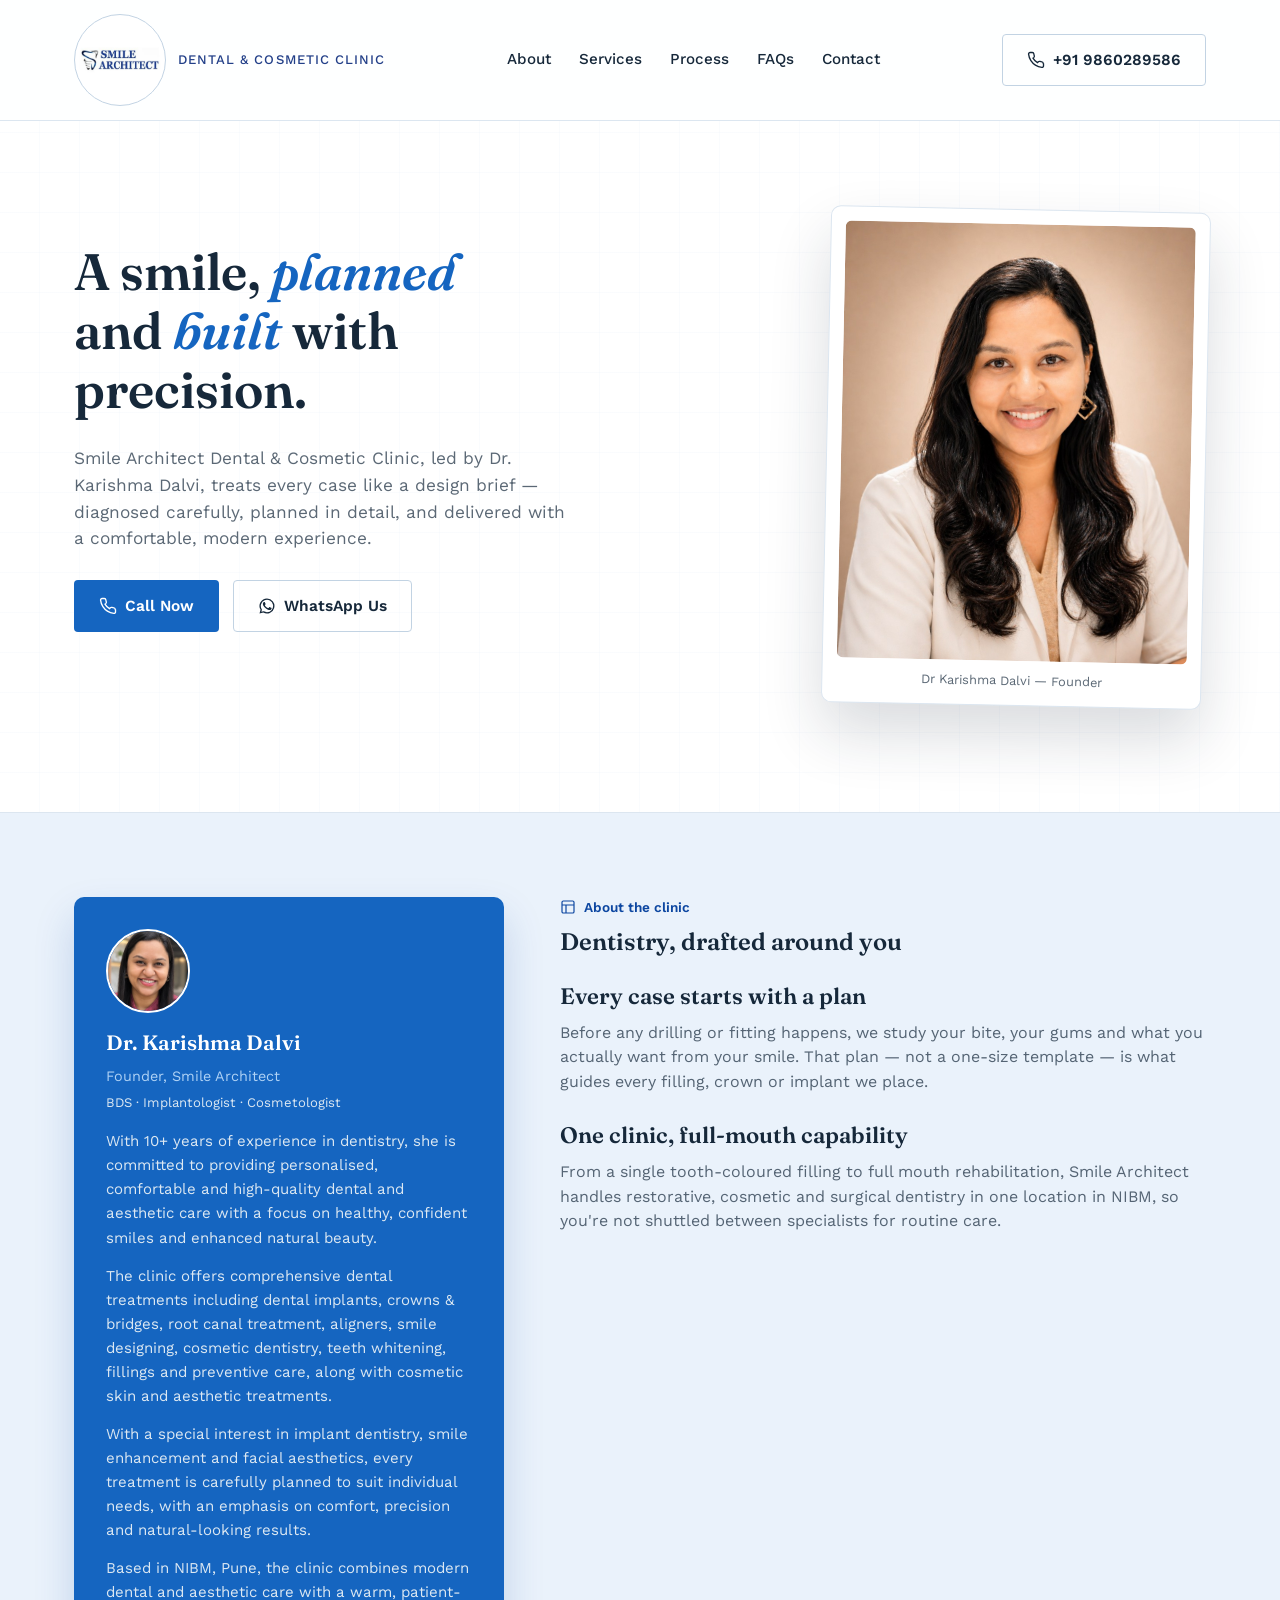
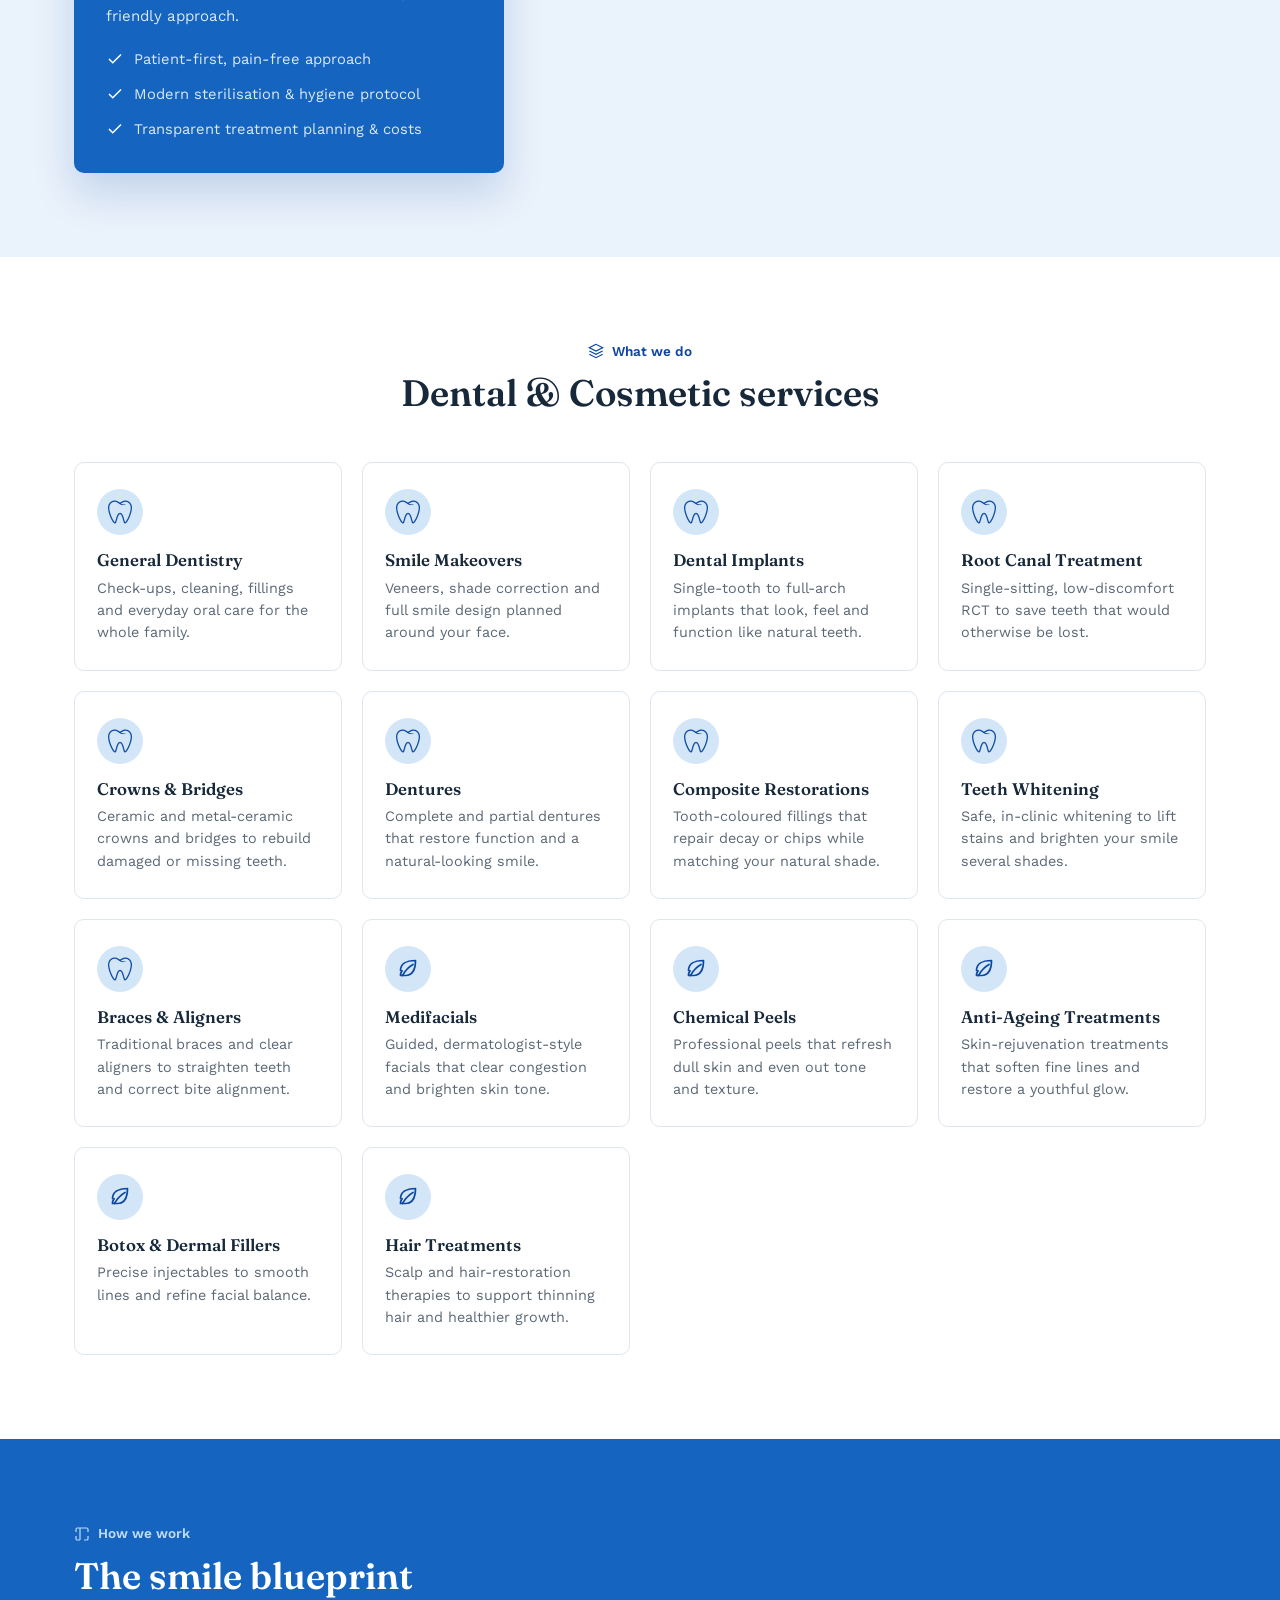
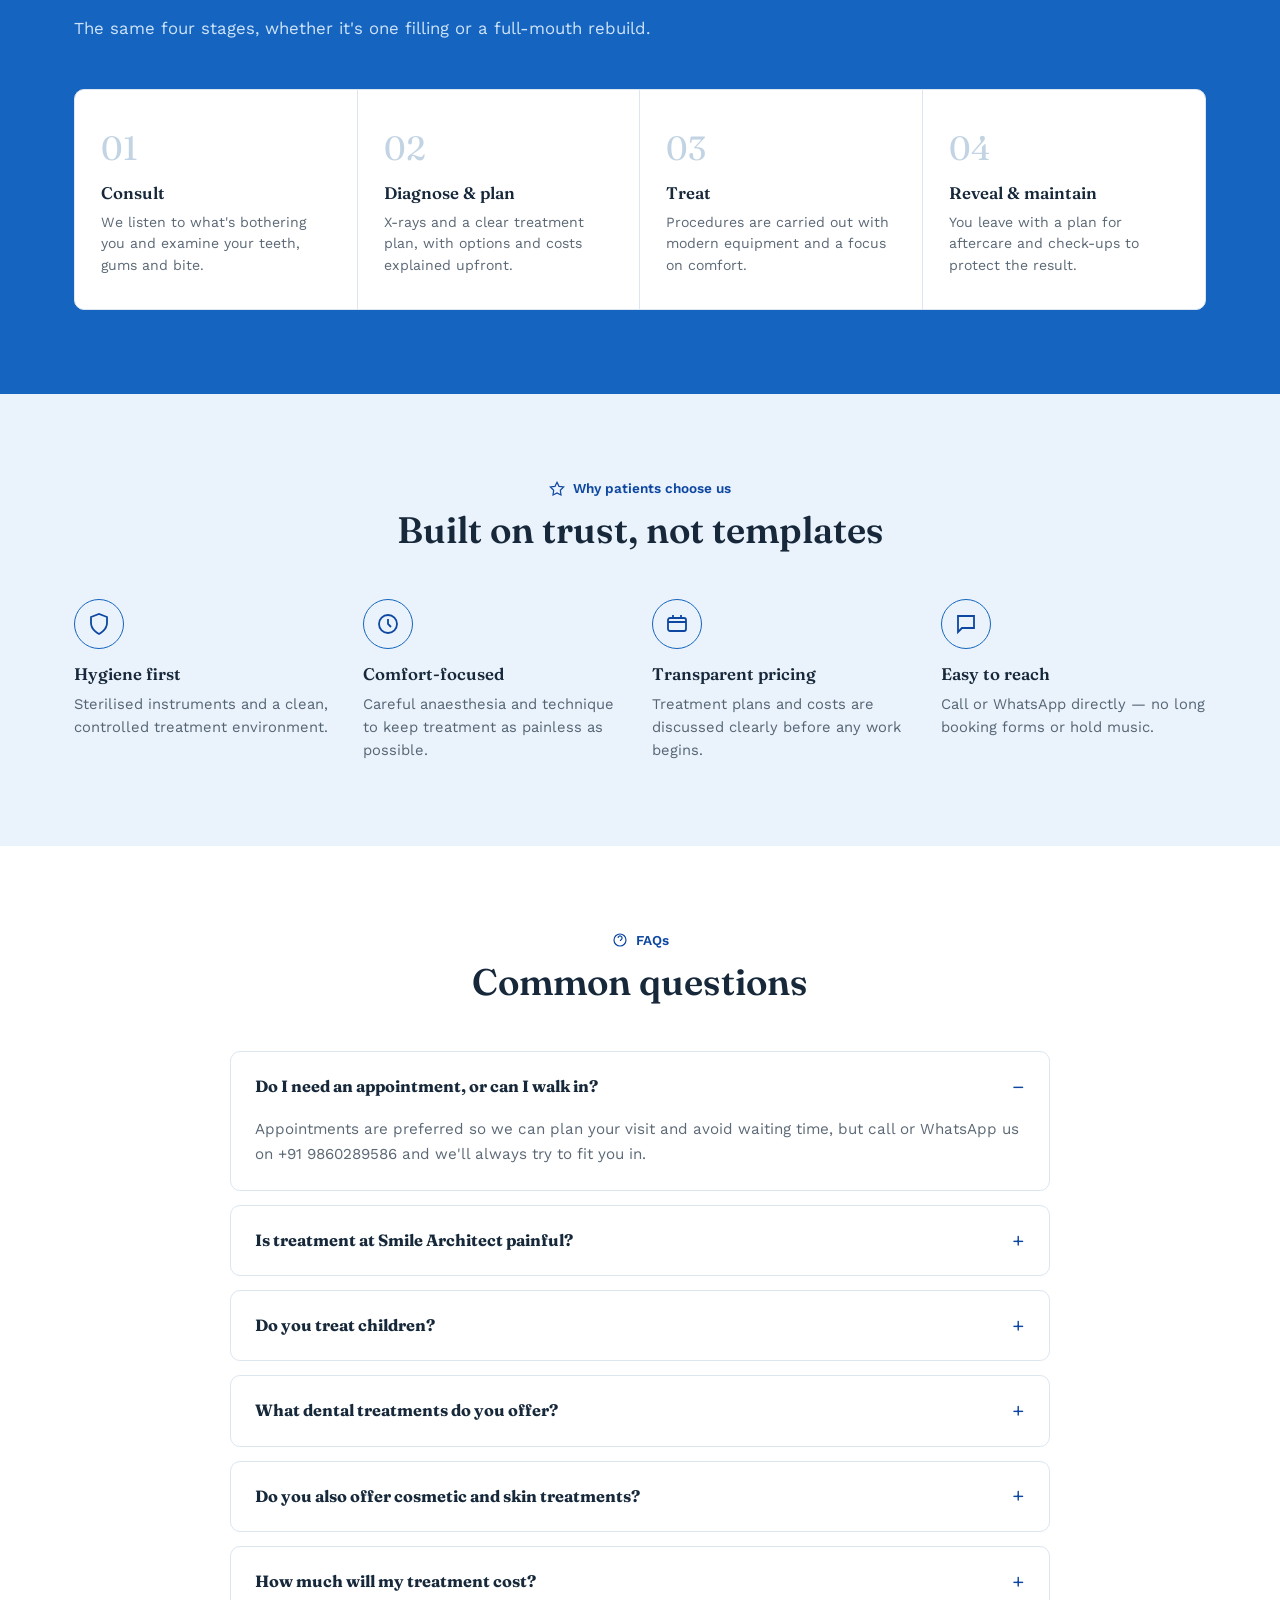
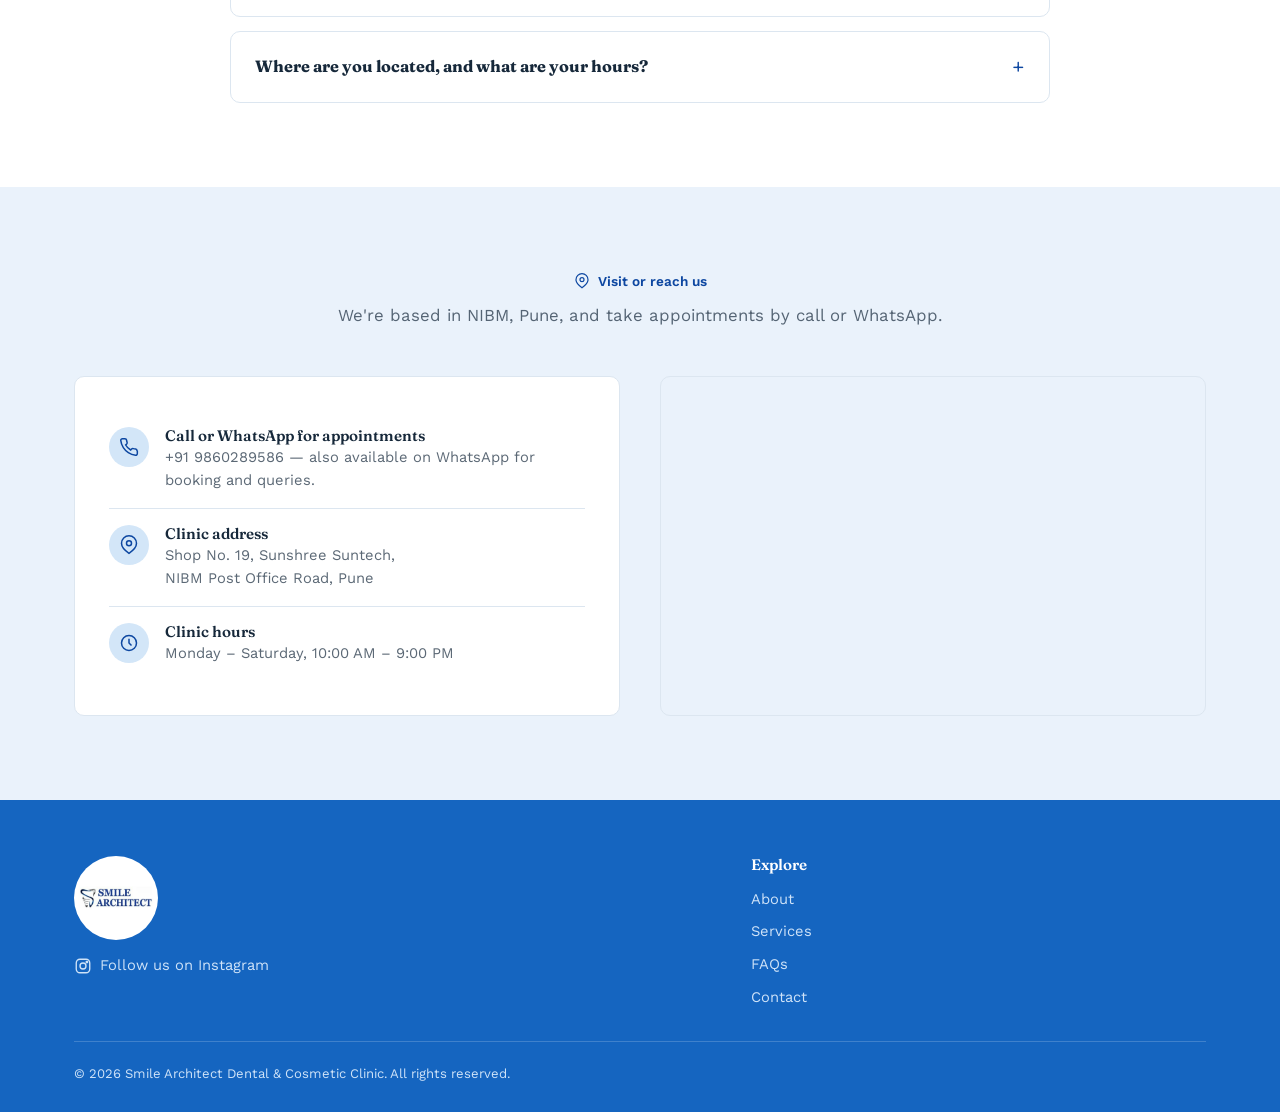
<file: index (13).html>
<!DOCTYPE html>
<html lang="en">
<head>
<meta charset="UTF-8">
<meta name="viewport" content="width=device-width, initial-scale=1.0">
<meta name="color-scheme" content="light only">
<title>Smile Architect Dental &amp; Cosmetic Clinic | Dr. Karishma Dalvi — Best Dentist in NIBM, Pune</title>
<meta name="description" content="Smile Architect Dental & Cosmetic Clinic in NIBM, Pune, led by Dr. Karishma Dalvi. Dental implants, smile makeovers, root canal, crowns, dentures & more. Call or WhatsApp +91 9860289586 to book.">
<meta name="keywords" content="dentist in NIBM Pune, best dental clinic NIBM, Dr Karishma Dalvi dentist, Smile Architect Dental Clinic, dental implants Pune, smile makeover Pune, root canal treatment NIBM, dentures Pune, cosmetic dentist Pune">
<meta name="robots" content="index, follow">
<meta name="author" content="Smile Architect Dental & Cosmetic Clinic">
<link rel="canonical" href="https://www.smilearchitectpune.com/">

<!-- Open Graph -->
<meta property="og:type" content="business.business">
<meta property="og:title" content="Smile Architect Dental & Cosmetic Clinic | Dr. Karishma Dalvi">
<meta property="og:description" content="Dental implants, smile makeovers, root canal, crowns & dentures in NIBM, Pune. Call or WhatsApp +91 9860289586 to book an appointment.">
<meta property="og:image" content="images/smile-makeover-shade.jpg">
<meta property="og:url" content="https://www.smilearchitectpune.com/">
<meta property="og:locale" content="en_IN">
<meta property="og:site_name" content="Smile Architect Dental & Cosmetic Clinic">

<!-- Twitter -->
<meta name="twitter:card" content="summary_large_image">
<meta name="twitter:title" content="Smile Architect Dental & Cosmetic Clinic | Dr. Karishma Dalvi">
<meta name="twitter:description" content="Dental implants, smile makeovers, root canal, crowns & dentures in NIBM, Pune. Call or WhatsApp +91 9860289586 to book.">
<meta name="twitter:image" content="images/smile-makeover-shade.jpg">

<!-- Icons -->
<link rel="icon" type="image/png" sizes="32x32" href="images/favicon-32.png">
<link rel="icon" type="image/png" sizes="16x16" href="images/favicon-16.png">
<link rel="apple-touch-icon" href="images/apple-touch-icon.png">
<meta name="theme-color" content="#16283A">

<link rel="preconnect" href="https://fonts.googleapis.com">
<link rel="preconnect" href="https://fonts.gstatic.com" crossorigin>
<link rel="stylesheet" href="css/styles.css?v=6">

<!-- Structured data: Dentist / LocalBusiness -->
<script type="application/ld+json">
{
  "@context": "https://schema.org",
  "@type": "Dentist",
  "name": "Smile Architect Dental & Cosmetic Clinic",
  "image": "https://www.smilearchitectpune.com/images/smile-makeover-shade.jpg",
  "@id": "https://www.smilearchitectpune.com/",
  "url": "https://www.smilearchitectpune.com/",
  "telephone": "+919860289586",
  "priceRange": "₹₹",
  "address": {
    "@type": "PostalAddress",
    "streetAddress": "Shop No. 19, Sunshree Suntech, NIBM Post Office Road",
    "addressLocality": "NIBM, Pune",
    "addressRegion": "Maharashtra",
    "postalCode": "411048",
    "addressCountry": "IN"
  },
  "geo": {
    "@type": "GeoCoordinates",
    "latitude": 18.4712,
    "longitude": 73.8895
  },
  "openingHoursSpecification": [
    {
      "@type": "OpeningHoursSpecification",
      "dayOfWeek": ["Monday","Tuesday","Wednesday","Thursday","Friday","Saturday"],
      "opens": "10:00",
      "closes": "21:00"
    }
  ],
  "medicalSpecialty": "Dentistry",
  "founder": {
    "@type": "Person",
    "name": "Dr. Karishma Dalvi"
  },
  "sameAs": []
}
</script>
</head>
<body>

<a href="#main" class="skip-link">Skip to main content</a>

<!-- ===================== HEADER ===================== -->
<header class="site-header">
  <div class="container header-row">
    <a href="#top" class="brand">
      <img src="images/logo-header.jpg" alt="Smile Architect Dental & Cosmetic Clinic logo" width="92" height="92">
      <span class="brand-text">
        <span class="brand-sub">DENTAL &amp; COSMETIC CLINIC</span>
      </span>
    </a>

    <nav class="main-nav" id="mainNav" aria-label="Primary">
      <a href="#about">About</a>
      <a href="#services">Services</a>
      <a href="#process">Process</a>
      <a href="#faq">FAQs</a>
      <a href="#contact">Contact</a>
    </nav>

    <div class="header-cta">
      <a href="tel:+919860289586" class="btn btn-outline">
        <svg viewBox="0 0 24 24" fill="none" stroke="currentColor" stroke-width="1.8"><path d="M22 16.9v3a2 2 0 0 1-2.2 2 19.8 19.8 0 0 1-8.6-3.1 19.5 19.5 0 0 1-6-6 19.8 19.8 0 0 1-3.1-8.7A2 2 0 0 1 4.1 2h3a2 2 0 0 1 2 1.7c.1.9.3 1.8.6 2.7a2 2 0 0 1-.5 2.1L8 9.6a16 16 0 0 0 6 6l1.1-1.2a2 2 0 0 1 2.1-.5c.9.3 1.8.5 2.7.6a2 2 0 0 1 1.7 2z"/></svg>
        +91 9860289586
      </a>
      <button class="nav-toggle" id="navToggle" aria-expanded="false" aria-controls="mainNav" aria-label="Toggle menu">
        <svg viewBox="0 0 24 24" fill="none" stroke="currentColor" stroke-width="1.8"><line x1="3" y1="6" x2="21" y2="6"/><line x1="3" y1="12" x2="21" y2="12"/><line x1="3" y1="18" x2="21" y2="18"/></svg>
      </button>
    </div>
  </div>
</header>

<main id="main">

  <!-- ===================== HERO ===================== -->
  <section class="hero" id="top">
    <div class="container hero-grid">
      <div class="hero-copy">
        <h1>A smile, <em>planned</em> and <em>built</em> with precision.</h1>
        <p class="hero-sub">Smile Architect Dental &amp; Cosmetic Clinic, led by Dr. Karishma Dalvi, treats every case like a design brief — diagnosed carefully, planned in detail, and delivered with a comfortable, modern experience.</p>

        <div class="hero-actions">
          <a href="tel:+919860289586" class="btn btn-primary">
            <svg viewBox="0 0 24 24" fill="none" stroke="currentColor" stroke-width="1.8"><path d="M22 16.9v3a2 2 0 0 1-2.2 2 19.8 19.8 0 0 1-8.6-3.1 19.5 19.5 0 0 1-6-6 19.8 19.8 0 0 1-3.1-8.7A2 2 0 0 1 4.1 2h3a2 2 0 0 1 2 1.7c.1.9.3 1.8.6 2.7a2 2 0 0 1-.5 2.1L8 9.6a16 16 0 0 0 6 6l1.1-1.2a2 2 0 0 1 2.1-.5c.9.3 1.8.5 2.7.6a2 2 0 0 1 1.7 2z"/></svg>
            Call Now
          </a>
          <a href="https://wa.me/919860289586?text=Hi%2C%20I%27d%20like%20to%20book%20a%20dental%20appointment%20at%20Smile%20Architect." class="btn btn-ghost-light" target="_blank" rel="noopener">
            <svg viewBox="0 0 24 24" fill="currentColor"><path d="M17.5 14.4c-.3-.1-1.7-.8-2-1-.3-.1-.5-.1-.6.1-.2.3-.7 1-.9 1.2-.2.2-.3.2-.6.1-.3-.1-1.3-.5-2.4-1.5-.9-.8-1.5-1.8-1.7-2.1-.2-.3 0-.5.1-.6.1-.1.3-.3.4-.5.1-.1.2-.3.3-.4.1-.2 0-.4 0-.5 0-.1-.6-1.5-.8-2-.2-.5-.4-.5-.6-.5h-.5c-.2 0-.5.1-.7.3-.3.3-1 1-1 2.4s1 2.8 1.2 3c.1.2 2 3.1 4.9 4.3.7.3 1.2.5 1.6.6.7.2 1.3.2 1.8.1.5-.1 1.7-.7 1.9-1.4.2-.7.2-1.2.2-1.4-.1-.1-.3-.2-.6-.3z"/><path d="M12 2a10 10 0 0 0-8.6 15.1L2 22l5-1.3A10 10 0 1 0 12 2zm0 18.2a8.1 8.1 0 0 1-4.2-1.1l-.3-.2-3 .8.8-2.9-.2-.3A8.2 8.2 0 1 1 12 20.2z"/></svg>
            WhatsApp Us
          </a>
        </div>
      </div>

      <figure class="hero-visual hero-visual--portrait">
        <img src="images/dr-karishma-dalvi.jpg" alt="Dr. Karishma Dalvi, Founder of Smile Architect Dental & Cosmetic Clinic, Pune" width="900" height="1124" loading="eager">
        <figcaption>Dr Karishma Dalvi — Founder</figcaption>
      </figure>
    </div>
  </section>

  <!-- ===================== ABOUT ===================== -->
  <section id="about">
    <div class="container about-grid">
      <div class="about-card">
        <img src="images/dr-karishma-dalvi-portrait.jpg" alt="Dr. Karishma Dalvi portrait" width="84" height="84" class="about-card-portrait">
        <h3>Dr. Karishma Dalvi</h3>
        <p class="role">Founder, Smile Architect</p>
        <p class="credentials">BDS &middot; Implantologist &middot; Cosmetologist</p>
        <p>With 10+ years of experience in dentistry, she is committed to providing personalised, comfortable and high-quality dental and aesthetic care with a focus on healthy, confident smiles and enhanced natural beauty.</p>
        <p>The clinic offers comprehensive dental treatments including dental implants, crowns &amp; bridges, root canal treatment, aligners, smile designing, cosmetic dentistry, teeth whitening, fillings and preventive care, along with cosmetic skin and aesthetic treatments.</p>
        <p>With a special interest in implant dentistry, smile enhancement and facial aesthetics, every treatment is carefully planned to suit individual needs, with an emphasis on comfort, precision and natural-looking results.</p>
        <p>Based in NIBM, Pune, the clinic combines modern dental and aesthetic care with a warm, patient-friendly approach.</p>
        <ul class="about-list">
          <li><svg viewBox="0 0 24 24" fill="none" stroke="currentColor" stroke-width="2"><polyline points="20 6 9 17 4 12"/></svg> Patient-first, pain-free approach</li>
          <li><svg viewBox="0 0 24 24" fill="none" stroke="currentColor" stroke-width="2"><polyline points="20 6 9 17 4 12"/></svg> Modern sterilisation &amp; hygiene protocol</li>
          <li><svg viewBox="0 0 24 24" fill="none" stroke="currentColor" stroke-width="2"><polyline points="20 6 9 17 4 12"/></svg> Transparent treatment planning &amp; costs</li>
        </ul>
      </div>

      <div class="about-copy">
        <span class="kicker">
          <svg viewBox="0 0 24 24" fill="none" stroke="currentColor" stroke-width="1.8"><rect x="3" y="3" width="18" height="18" rx="2"/><path d="M3 9h18M9 21V9"/></svg>
          About the clinic
        </span>
        <h2>Dentistry, drafted around you</h2>
        <h3>Every case starts with a plan</h3>
        <p>Before any drilling or fitting happens, we study your bite, your gums and what you actually want from your smile. That plan — not a one-size template — is what guides every filling, crown or implant we place.</p>
        <h3>One clinic, full-mouth capability</h3>
        <p>From a single tooth-coloured filling to full mouth rehabilitation, Smile Architect handles restorative, cosmetic and surgical dentistry in one location in NIBM, so you're not shuttled between specialists for routine care.</p>
      </div>
    </div>
  </section>

  <!-- ===================== SERVICES ===================== -->
  <section class="alt" id="services">
    <div class="container">
      <div class="section-head center">
        <span class="kicker">
          <svg viewBox="0 0 24 24" fill="none" stroke="currentColor" stroke-width="1.8"><path d="M12 2 2 7l10 5 10-5-10-5zM2 17l10 5 10-5M2 12l10 5 10-5"/></svg>
          What we do
        </span>
        <h2>Dental &amp; Cosmetic services</h2>
      </div>

      <div class="services-grid">

        <div class="service-card">
          <div class="service-icon"><span class="tooth-icon" aria-hidden="true"></span></div>
          <h3>General Dentistry</h3>
          <p>Check-ups, cleaning, fillings and everyday oral care for the whole family.</p>
        </div>

        <div class="service-card">
          <div class="service-icon"><span class="tooth-icon" aria-hidden="true"></span></div>
          <h3>Smile Makeovers</h3>
          <p>Veneers, shade correction and full smile design planned around your face.</p>
        </div>

        <div class="service-card">
          <div class="service-icon"><span class="tooth-icon" aria-hidden="true"></span></div>
          <h3>Dental Implants</h3>
          <p>Single-tooth to full-arch implants that look, feel and function like natural teeth.</p>
        </div>

        <div class="service-card">
          <div class="service-icon"><span class="tooth-icon" aria-hidden="true"></span></div>
          <h3>Root Canal Treatment</h3>
          <p>Single-sitting, low-discomfort RCT to save teeth that would otherwise be lost.</p>
        </div>

        <div class="service-card">
          <div class="service-icon"><span class="tooth-icon" aria-hidden="true"></span></div>
          <h3>Crowns &amp; Bridges</h3>
          <p>Ceramic and metal-ceramic crowns and bridges to rebuild damaged or missing teeth.</p>
        </div>

        <div class="service-card">
          <div class="service-icon"><span class="tooth-icon" aria-hidden="true"></span></div>
          <h3>Dentures</h3>
          <p>Complete and partial dentures that restore function and a natural-looking smile.</p>
        </div>

        <div class="service-card">
          <div class="service-icon"><span class="tooth-icon" aria-hidden="true"></span></div>
          <h3>Composite Restorations</h3>
          <p>Tooth-coloured fillings that repair decay or chips while matching your natural shade.</p>
        </div>

        <div class="service-card">
          <div class="service-icon"><span class="tooth-icon" aria-hidden="true"></span></div>
          <h3>Teeth Whitening</h3>
          <p>Safe, in-clinic whitening to lift stains and brighten your smile several shades.</p>
        </div>

        <div class="service-card">
          <div class="service-icon"><span class="tooth-icon" aria-hidden="true"></span></div>
          <h3>Braces &amp; Aligners</h3>
          <p>Traditional braces and clear aligners to straighten teeth and correct bite alignment.</p>
        </div>

        <div class="service-card">
          <div class="service-icon service-icon--leaf"><svg class="leaf-icon" viewBox="0 0 24 24" fill="none" stroke="currentColor" stroke-width="1.7" stroke-linecap="round" stroke-linejoin="round" aria-hidden="true"><path d="M4.5 13.5C4.5 7.5 9.5 3.5 19.5 3.5c0 10-4 15-10 15H4.5c0-1.2 0-2.9 1.6-4.6z"/><path d="M6.5 18.5C9 14 12.5 10 17 7.5"/></svg></div>
          <h3>Medifacials</h3>
          <p>Guided, dermatologist-style facials that clear congestion and brighten skin tone.</p>
        </div>

        <div class="service-card">
          <div class="service-icon service-icon--leaf"><svg class="leaf-icon" viewBox="0 0 24 24" fill="none" stroke="currentColor" stroke-width="1.7" stroke-linecap="round" stroke-linejoin="round" aria-hidden="true"><path d="M4.5 13.5C4.5 7.5 9.5 3.5 19.5 3.5c0 10-4 15-10 15H4.5c0-1.2 0-2.9 1.6-4.6z"/><path d="M6.5 18.5C9 14 12.5 10 17 7.5"/></svg></div>
          <h3>Chemical Peels</h3>
          <p>Professional peels that refresh dull skin and even out tone and texture.</p>
        </div>

        <div class="service-card">
          <div class="service-icon service-icon--leaf"><svg class="leaf-icon" viewBox="0 0 24 24" fill="none" stroke="currentColor" stroke-width="1.7" stroke-linecap="round" stroke-linejoin="round" aria-hidden="true"><path d="M4.5 13.5C4.5 7.5 9.5 3.5 19.5 3.5c0 10-4 15-10 15H4.5c0-1.2 0-2.9 1.6-4.6z"/><path d="M6.5 18.5C9 14 12.5 10 17 7.5"/></svg></div>
          <h3>Anti-Ageing Treatments</h3>
          <p>Skin-rejuvenation treatments that soften fine lines and restore a youthful glow.</p>
        </div>

        <div class="service-card">
          <div class="service-icon service-icon--leaf"><svg class="leaf-icon" viewBox="0 0 24 24" fill="none" stroke="currentColor" stroke-width="1.7" stroke-linecap="round" stroke-linejoin="round" aria-hidden="true"><path d="M4.5 13.5C4.5 7.5 9.5 3.5 19.5 3.5c0 10-4 15-10 15H4.5c0-1.2 0-2.9 1.6-4.6z"/><path d="M6.5 18.5C9 14 12.5 10 17 7.5"/></svg></div>
          <h3>Botox &amp; Dermal Fillers</h3>
          <p>Precise injectables to smooth lines and refine facial balance.</p>
        </div>

        <div class="service-card">
          <div class="service-icon service-icon--leaf"><svg class="leaf-icon" viewBox="0 0 24 24" fill="none" stroke="currentColor" stroke-width="1.7" stroke-linecap="round" stroke-linejoin="round" aria-hidden="true"><path d="M4.5 13.5C4.5 7.5 9.5 3.5 19.5 3.5c0 10-4 15-10 15H4.5c0-1.2 0-2.9 1.6-4.6z"/><path d="M6.5 18.5C9 14 12.5 10 17 7.5"/></svg></div>
          <h3>Hair Treatments</h3>
          <p>Scalp and hair-restoration therapies to support thinning hair and healthier growth.</p>
        </div>

      </div>
    </div>
  </section>

  <!-- ===================== PROCESS ===================== -->
  <section id="process">
    <div class="container">
      <div class="section-head">
        <span class="kicker">
          <svg viewBox="0 0 24 24" fill="none" stroke="currentColor" stroke-width="1.8"><path d="M9 3H5a2 2 0 0 0-2 2v4m6-6h10a2 2 0 0 1 2 2v4M9 3v18M3 15v4a2 2 0 0 0 2 2h4m6 0h4a2 2 0 0 0 2-2v-4"/></svg>
          How we work
        </span>
        <h2>The smile blueprint</h2>
        <p>The same four stages, whether it's one filling or a full-mouth rebuild.</p>
      </div>

      <div class="process-strip">
        <div class="process-step">
          <span class="process-num">01</span>
          <h3>Consult</h3>
          <p>We listen to what's bothering you and examine your teeth, gums and bite.</p>
        </div>
        <div class="process-step">
          <span class="process-num">02</span>
          <h3>Diagnose &amp; plan</h3>
          <p>X-rays and a clear treatment plan, with options and costs explained upfront.</p>
        </div>
        <div class="process-step">
          <span class="process-num">03</span>
          <h3>Treat</h3>
          <p>Procedures are carried out with modern equipment and a focus on comfort.</p>
        </div>
        <div class="process-step">
          <span class="process-num">04</span>
          <h3>Reveal &amp; maintain</h3>
          <p>You leave with a plan for aftercare and check-ups to protect the result.</p>
        </div>
      </div>
    </div>
  </section>

  <!-- ===================== WHY US ===================== -->
  <section id="why">
    <div class="container">
      <div class="section-head center">
        <span class="kicker">
          <svg viewBox="0 0 24 24" fill="none" stroke="currentColor" stroke-width="1.8"><path d="M12 2l3 6 7 1-5 5 1 7-6-3-6 3 1-7-5-5 7-1 3-6z"/></svg>
          Why patients choose us
        </span>
        <h2>Built on trust, not templates</h2>
      </div>

      <div class="why-grid">
        <div class="why-item">
          <div class="why-icon"><svg viewBox="0 0 24 24" fill="none" stroke="currentColor" stroke-width="1.8"><path d="M12 22s8-4 8-11V5l-8-3-8 3v6c0 7 8 11 8 11z"/></svg></div>
          <h3>Hygiene first</h3>
          <p>Sterilised instruments and a clean, controlled treatment environment.</p>
        </div>
        <div class="why-item">
          <div class="why-icon"><svg viewBox="0 0 24 24" fill="none" stroke="currentColor" stroke-width="1.8"><circle cx="12" cy="12" r="9"/><path d="M12 7v5l3 3"/></svg></div>
          <h3>Comfort-focused</h3>
          <p>Careful anaesthesia and technique to keep treatment as painless as possible.</p>
        </div>
        <div class="why-item">
          <div class="why-icon"><svg viewBox="0 0 24 24" fill="none" stroke="currentColor" stroke-width="1.8"><rect x="3" y="6" width="18" height="13" rx="2"/><path d="M3 10h18M8 3v4M16 3v4"/></svg></div>
          <h3>Transparent pricing</h3>
          <p>Treatment plans and costs are discussed clearly before any work begins.</p>
        </div>
        <div class="why-item">
          <div class="why-icon"><svg viewBox="0 0 24 24" fill="none" stroke="currentColor" stroke-width="1.8"><path d="M4 4h16v12H8l-4 4V4z"/></svg></div>
          <h3>Easy to reach</h3>
          <p>Call or WhatsApp directly — no long booking forms or hold music.</p>
        </div>
      </div>
    </div>
  </section>

  <!-- ===================== FAQ ===================== -->
  <section class="alt" id="faq">
    <div class="container">
      <div class="section-head center">
        <span class="kicker">
          <svg viewBox="0 0 24 24" fill="none" stroke="currentColor" stroke-width="1.8"><circle cx="12" cy="12" r="9"/><path d="M9.1 9a3 3 0 1 1 4.9 2.3c-.8.6-1.5 1.2-1.5 2.2"/><path d="M12 17.5h.01"/></svg>
          FAQs
        </span>
        <h2>Common questions</h2>
      </div>

      <div class="faq-list">
        <details class="faq-item" open>
          <summary>Do I need an appointment, or can I walk in?</summary>
          <p>Appointments are preferred so we can plan your visit and avoid waiting time, but call or WhatsApp us on +91 9860289586 and we'll always try to fit you in.</p>
        </details>
        <details class="faq-item">
          <summary>Is treatment at Smile Architect painful?</summary>
          <p>We take a patient-first, pain-free approach — careful anaesthesia and technique are used throughout, and every step is explained before it happens.</p>
        </details>
        <details class="faq-item">
          <summary>Do you treat children?</summary>
          <p>Yes. We offer gentle, friendly kids' dentistry that helps children feel comfortable and at ease in the chair.</p>
        </details>
        <details class="faq-item">
          <summary>What dental treatments do you offer?</summary>
          <p>Everything from routine check-ups and cleanings to root canal treatment, crowns &amp; bridges, dental implants, dentures, composite restorations, teeth whitening, and braces &amp; aligners.</p>
        </details>
        <details class="faq-item">
          <summary>Do you also offer cosmetic and skin treatments?</summary>
          <p>Yes — alongside dentistry, we offer medifacials, chemical peels, anti-ageing treatments, Botox &amp; dermal fillers, and hair treatments.</p>
        </details>
        <details class="faq-item">
          <summary>How much will my treatment cost?</summary>
          <p>Costs depend on the treatment you need. We discuss your treatment plan and costs clearly before any work begins, with no surprises.</p>
        </details>
        <details class="faq-item">
          <summary>Where are you located, and what are your hours?</summary>
          <p>We're at Shop No. 19, Sunshree Suntech, NIBM Post Office Road, Pune, open Monday–Saturday, 10:00 AM – 9:00 PM.</p>
        </details>
      </div>
    </div>
  </section>

  <!-- ===================== CONTACT ===================== -->
  <section id="contact">
    <div class="container">
      <div class="section-head center">
        <span class="kicker">
          <svg viewBox="0 0 24 24" fill="none" stroke="currentColor" stroke-width="1.8"><path d="M21 10c0 6-9 12-9 12S3 16 3 10a9 9 0 0 1 18 0z"/><circle cx="12" cy="10" r="3"/></svg>
          Visit or reach us
        </span>
        <p>We're based in NIBM, Pune, and take appointments by call or WhatsApp.</p>
      </div>

      <div class="contact-grid">
        <div class="contact-card">

          <div class="contact-row">
            <span class="icon"><svg viewBox="0 0 24 24" fill="none" stroke="currentColor" stroke-width="1.8"><path d="M22 16.9v3a2 2 0 0 1-2.2 2 19.8 19.8 0 0 1-8.6-3.1 19.5 19.5 0 0 1-6-6 19.8 19.8 0 0 1-3.1-8.7A2 2 0 0 1 4.1 2h3a2 2 0 0 1 2 1.7c.1.9.3 1.8.6 2.7a2 2 0 0 1-.5 2.1L8 9.6a16 16 0 0 0 6 6l1.1-1.2a2 2 0 0 1 2.1-.5c.9.3 1.8.5 2.7.6a2 2 0 0 1 1.7 2z"/></svg></span>
            <div>
              <h4>Call or WhatsApp for appointments</h4>
              <p><a href="tel:+919860289586">+91 9860289586</a> — also available on WhatsApp for booking and queries.</p>
            </div>
          </div>

          <div class="contact-row">
            <span class="icon"><svg viewBox="0 0 24 24" fill="none" stroke="currentColor" stroke-width="1.8"><path d="M21 10c0 6-9 12-9 12S3 16 3 10a9 9 0 0 1 18 0z"/><circle cx="12" cy="10" r="3"/></svg></span>
            <div>
              <h4>Clinic address</h4>
              <p>Shop No. 19, Sunshree Suntech,<br>NIBM Post Office Road, Pune</p>
            </div>
          </div>

          <div class="contact-row">
            <span class="icon"><svg viewBox="0 0 24 24" fill="none" stroke="currentColor" stroke-width="1.8"><circle cx="12" cy="12" r="9"/><path d="M12 7v5l3 3"/></svg></span>
            <div>
              <h4>Clinic hours</h4>
              <p>Monday – Saturday, 10:00 AM – 9:00 PM</p>
            </div>
          </div>

        </div>

        <div class="map-wrap">
          <iframe
            src="https://www.google.com/maps?q=SMILE+ARCHITECT+Dental+and+Cosmetic+Clinic%2C+Sunshree+Suntech%2C+NIBM+Post+Office+Rd%2C+Pune%2C+Maharashtra+411048&z=17&output=embed"
            loading="lazy"
            referrerpolicy="no-referrer-when-downgrade"
            title="Map to Smile Architect Dental & Cosmetic Clinic, NIBM, Pune"
            aria-label="Map to Smile Architect Dental & Cosmetic Clinic">
          </iframe>
        </div>
      </div>
    </div>
  </section>

</main>

<!-- ===================== MOBILE STICKY BAR ===================== -->
<div class="mobile-bar">
  <div class="row">
    <a href="tel:+919860289586">
      <svg viewBox="0 0 24 24" fill="none" stroke="currentColor" stroke-width="1.8"><path d="M22 16.9v3a2 2 0 0 1-2.2 2 19.8 19.8 0 0 1-8.6-3.1 19.5 19.5 0 0 1-6-6 19.8 19.8 0 0 1-3.1-8.7A2 2 0 0 1 4.1 2h3a2 2 0 0 1 2 1.7c.1.9.3 1.8.6 2.7a2 2 0 0 1-.5 2.1L8 9.6a16 16 0 0 0 6 6l1.1-1.2a2 2 0 0 1 2.1-.5c.9.3 1.8.5 2.7.6a2 2 0 0 1 1.7 2z"/></svg>
      Call Now
    </a>
    <a href="https://wa.me/919860289586?text=Hi%2C%20I%27d%20like%20to%20book%20a%20dental%20appointment%20at%20Smile%20Architect." target="_blank" rel="noopener">
      <svg viewBox="0 0 24 24" fill="currentColor"><path d="M17.5 14.4c-.3-.1-1.7-.8-2-1-.3-.1-.5-.1-.6.1-.2.3-.7 1-.9 1.2-.2.2-.3.2-.6.1-.3-.1-1.3-.5-2.4-1.5-.9-.8-1.5-1.8-1.7-2.1-.2-.3 0-.5.1-.6.1-.1.3-.3.4-.5.1-.1.2-.3.3-.4.1-.2 0-.4 0-.5 0-.1-.6-1.5-.8-2-.2-.5-.4-.5-.6-.5h-.5c-.2 0-.5.1-.7.3-.3.3-1 1-1 2.4s1 2.8 1.2 3c.1.2 2 3.1 4.9 4.3.7.3 1.2.5 1.6.6.7.2 1.3.2 1.8.1.5-.1 1.7-.7 1.9-1.4.2-.7.2-1.2.2-1.4-.1-.1-.3-.2-.6-.3z"/><path d="M12 2a10 10 0 0 0-8.6 15.1L2 22l5-1.3A10 10 0 1 0 12 2zm0 18.2a8.1 8.1 0 0 1-4.2-1.1l-.3-.2-3 .8.8-2.9-.2-.3A8.2 8.2 0 1 1 12 20.2z"/></svg>
      WhatsApp
    </a>
  </div>
</div>

<!-- ===================== FOOTER ===================== -->
<footer>
  <div class="container">
    <div class="footer-grid">
      <div>
        <div class="footer-brand">
          <img src="images/logo-header.jpg" alt="Smile Architect logo" width="84" height="84">
        </div>
        <a class="footer-social" href="https://www.instagram.com/smilearchitect_by_drkarishma/" target="_blank" rel="noopener">
          <svg viewBox="0 0 24 24" fill="none" stroke="currentColor" stroke-width="1.8"><rect x="3" y="3" width="18" height="18" rx="5"/><circle cx="12" cy="12" r="4"/><circle cx="17.2" cy="6.8" r="1"/></svg>
          Follow us on Instagram
        </a>
      </div>
      <div class="footer-col">
        <h4>Explore</h4>
        <ul>
          <li><a href="#about">About</a></li>
          <li><a href="#services">Services</a></li>
          <li><a href="#faq">FAQs</a></li>
          <li><a href="#contact">Contact</a></li>
        </ul>
      </div>
    </div>
    <div class="footer-bottom">
      <span>© <span id="year"></span> Smile Architect Dental &amp; Cosmetic Clinic. All rights reserved.</span>
    </div>
  </div>
</footer>

<script src="js/script.js?v=3"></script>
</body>
</html>
</file>
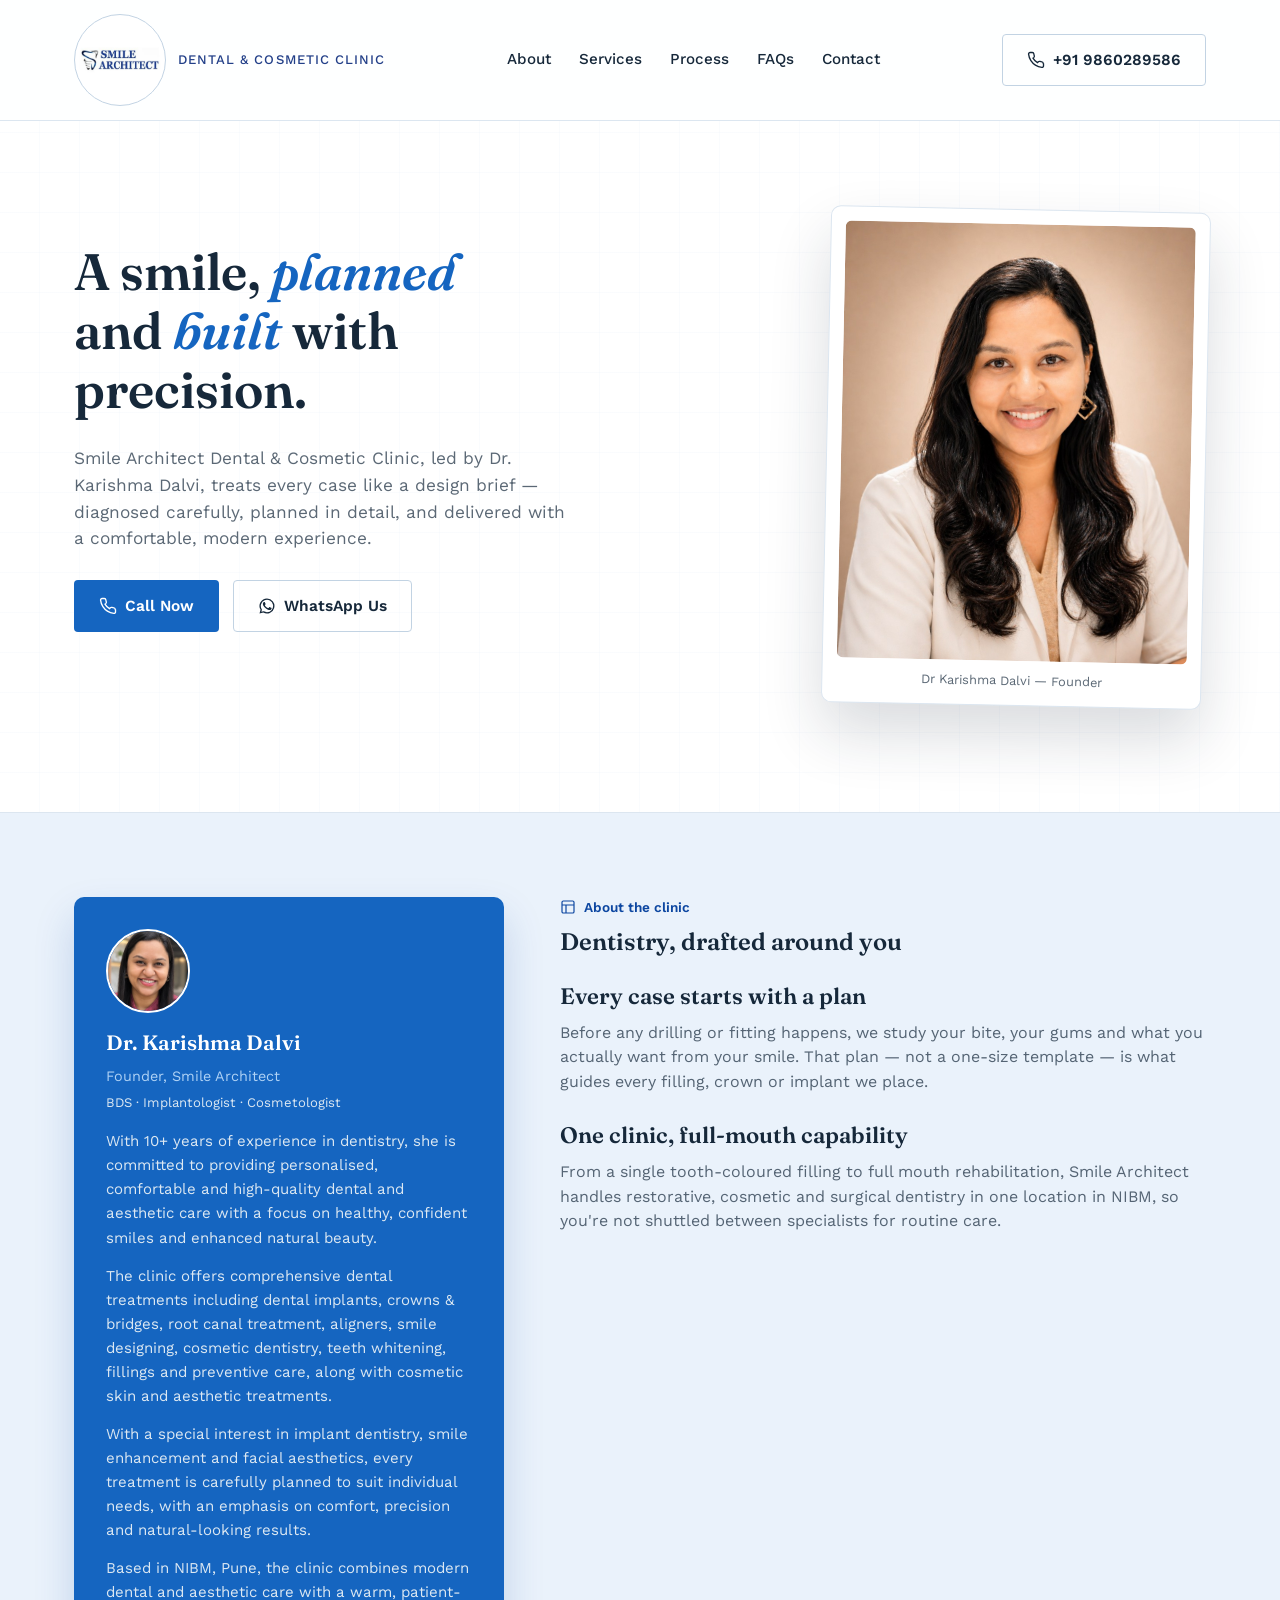
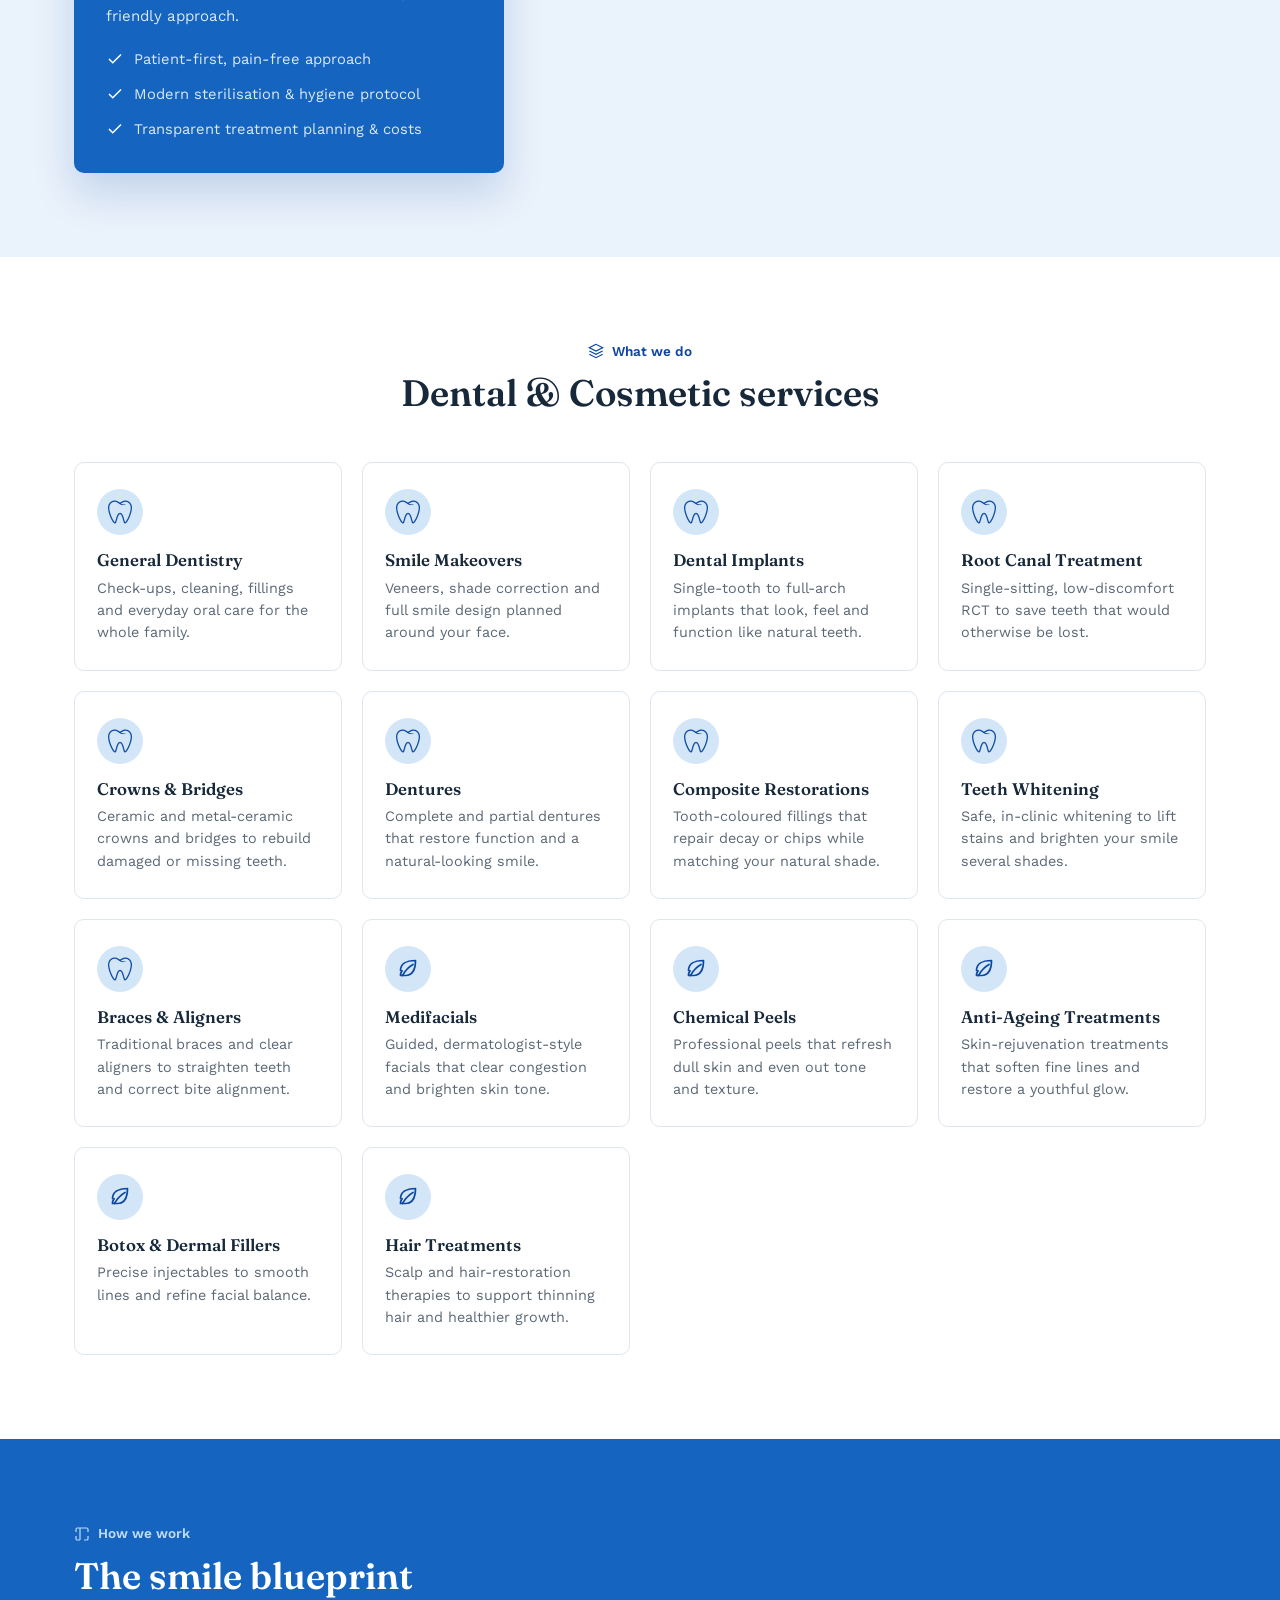
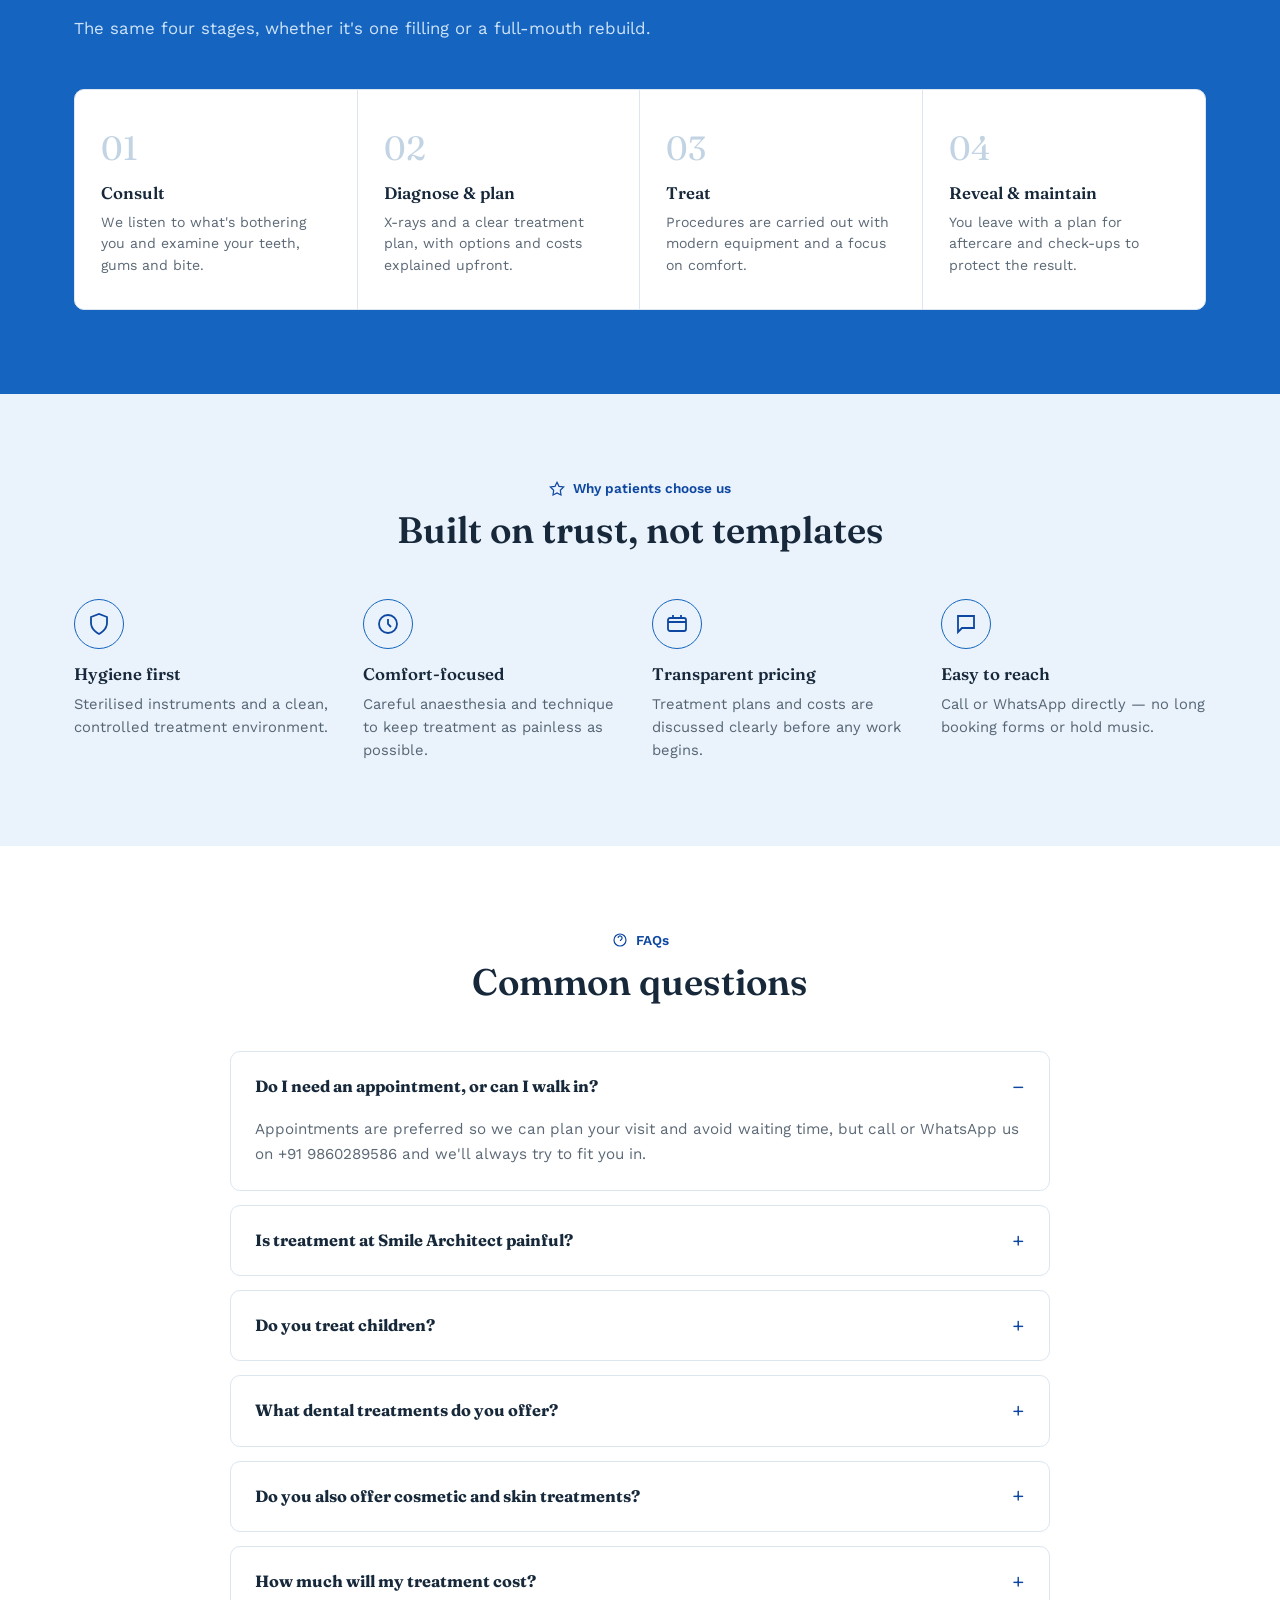
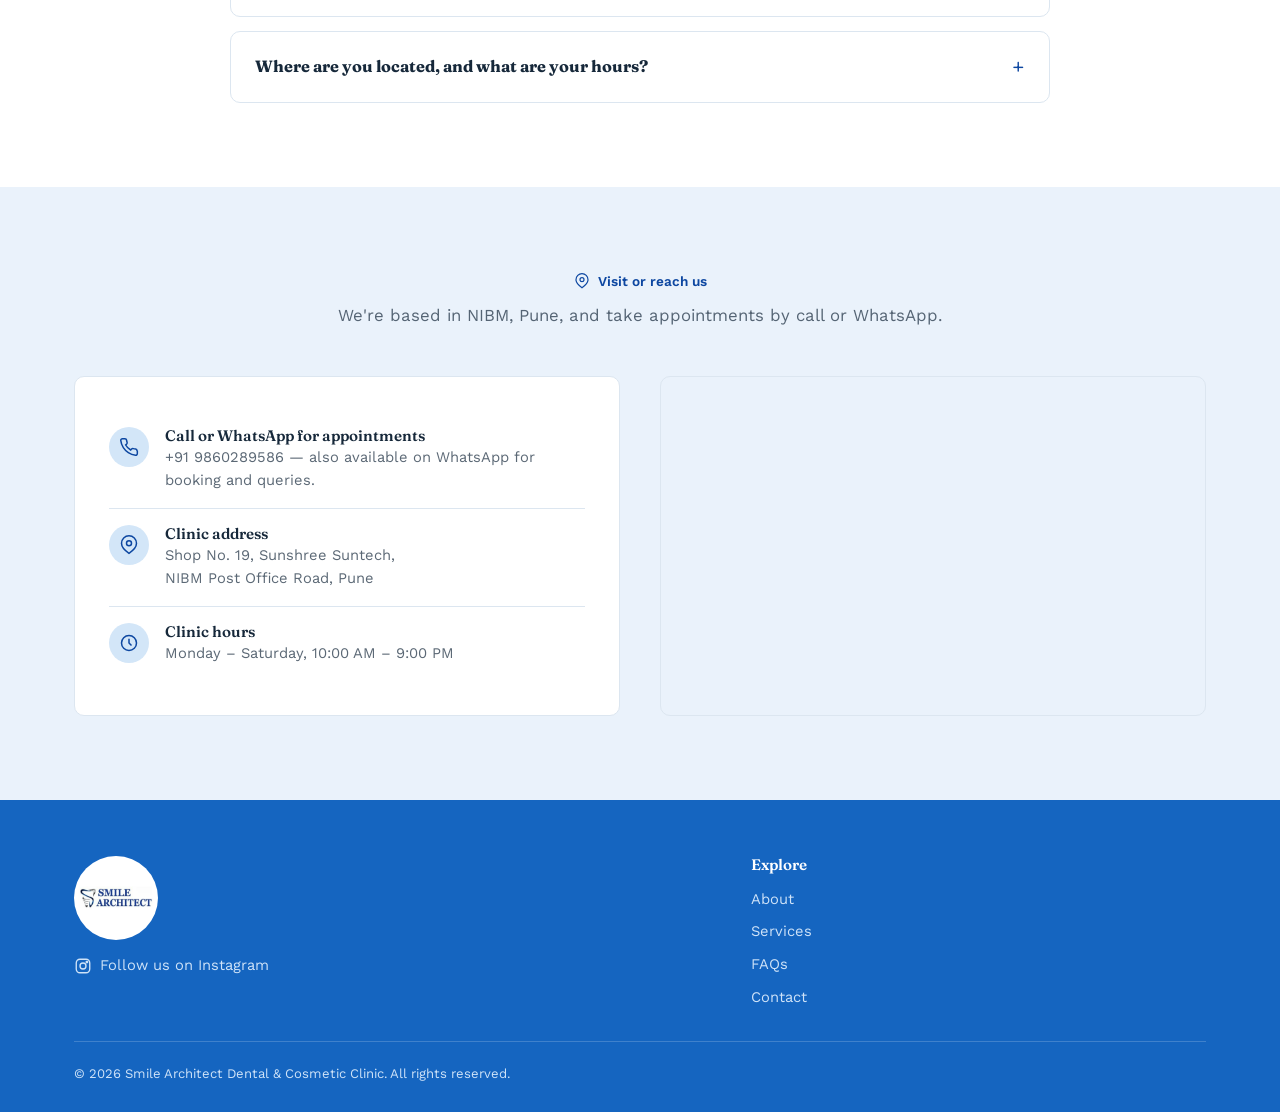
<file: index (14).html>
<!DOCTYPE html>
<html lang="en">
<head>
<meta charset="UTF-8">
<meta name="viewport" content="width=device-width, initial-scale=1.0">
<meta name="color-scheme" content="light only">
<title>Smile Architect Dental &amp; Cosmetic Clinic | Dr. Karishma Dalvi — Best Dentist in NIBM, Pune</title>
<meta name="description" content="Smile Architect Dental & Cosmetic Clinic in NIBM, Pune, led by Dr. Karishma Dalvi. Dental implants, smile makeovers, root canal, crowns, dentures & more. Call or WhatsApp +91 9860289586 to book.">
<meta name="keywords" content="dentist in NIBM Pune, best dental clinic NIBM, Dr Karishma Dalvi dentist, Smile Architect Dental Clinic, dental implants Pune, smile makeover Pune, root canal treatment NIBM, dentures Pune, cosmetic dentist Pune">
<meta name="robots" content="index, follow">
<meta name="author" content="Smile Architect Dental & Cosmetic Clinic">
<link rel="canonical" href="https://www.smilearchitectpune.com/">

<!-- Open Graph -->
<meta property="og:type" content="business.business">
<meta property="og:title" content="Smile Architect Dental & Cosmetic Clinic | Dr. Karishma Dalvi">
<meta property="og:description" content="Dental implants, smile makeovers, root canal, crowns & dentures in NIBM, Pune. Call or WhatsApp +91 9860289586 to book an appointment.">
<meta property="og:image" content="images/smile-makeover-shade.jpg">
<meta property="og:url" content="https://www.smilearchitectpune.com/">
<meta property="og:locale" content="en_IN">
<meta property="og:site_name" content="Smile Architect Dental & Cosmetic Clinic">

<!-- Twitter -->
<meta name="twitter:card" content="summary_large_image">
<meta name="twitter:title" content="Smile Architect Dental & Cosmetic Clinic | Dr. Karishma Dalvi">
<meta name="twitter:description" content="Dental implants, smile makeovers, root canal, crowns & dentures in NIBM, Pune. Call or WhatsApp +91 9860289586 to book.">
<meta name="twitter:image" content="images/smile-makeover-shade.jpg">

<!-- Icons -->
<link rel="icon" type="image/png" sizes="32x32" href="images/favicon-32.png">
<link rel="icon" type="image/png" sizes="16x16" href="images/favicon-16.png">
<link rel="apple-touch-icon" href="images/apple-touch-icon.png">
<meta name="theme-color" content="#16283A">

<link rel="preconnect" href="https://fonts.googleapis.com">
<link rel="preconnect" href="https://fonts.gstatic.com" crossorigin>
<link rel="stylesheet" href="css/styles.css?v=7">

<!-- Structured data: Dentist / LocalBusiness -->
<script type="application/ld+json">
{
  "@context": "https://schema.org",
  "@type": "Dentist",
  "name": "Smile Architect Dental & Cosmetic Clinic",
  "image": "https://www.smilearchitectpune.com/images/smile-makeover-shade.jpg",
  "@id": "https://www.smilearchitectpune.com/",
  "url": "https://www.smilearchitectpune.com/",
  "telephone": "+919860289586",
  "priceRange": "₹₹",
  "address": {
    "@type": "PostalAddress",
    "streetAddress": "Shop No. 19, Sunshree Suntech, NIBM Post Office Road",
    "addressLocality": "NIBM, Pune",
    "addressRegion": "Maharashtra",
    "postalCode": "411048",
    "addressCountry": "IN"
  },
  "geo": {
    "@type": "GeoCoordinates",
    "latitude": 18.4712,
    "longitude": 73.8895
  },
  "openingHoursSpecification": [
    {
      "@type": "OpeningHoursSpecification",
      "dayOfWeek": ["Monday","Tuesday","Wednesday","Thursday","Friday","Saturday"],
      "opens": "10:00",
      "closes": "21:00"
    }
  ],
  "medicalSpecialty": "Dentistry",
  "founder": {
    "@type": "Person",
    "name": "Dr. Karishma Dalvi"
  },
  "sameAs": []
}
</script>
</head>
<body>

<a href="#main" class="skip-link">Skip to main content</a>

<!-- ===================== HEADER ===================== -->
<header class="site-header">
  <div class="container header-row">
    <a href="#top" class="brand">
      <img src="images/logo-header.jpg" alt="Smile Architect Dental & Cosmetic Clinic logo" width="92" height="92">
      <span class="brand-text">
        <span class="brand-sub">DENTAL &amp; COSMETIC CLINIC</span>
      </span>
    </a>

    <nav class="main-nav" id="mainNav" aria-label="Primary">
      <a href="#about">About</a>
      <a href="#services">Services</a>
      <a href="#process">Process</a>
      <a href="#faq">FAQs</a>
      <a href="#contact">Contact</a>
    </nav>

    <div class="header-cta">
      <a href="tel:+919860289586" class="btn btn-outline">
        <svg viewBox="0 0 24 24" fill="none" stroke="currentColor" stroke-width="1.8"><path d="M22 16.9v3a2 2 0 0 1-2.2 2 19.8 19.8 0 0 1-8.6-3.1 19.5 19.5 0 0 1-6-6 19.8 19.8 0 0 1-3.1-8.7A2 2 0 0 1 4.1 2h3a2 2 0 0 1 2 1.7c.1.9.3 1.8.6 2.7a2 2 0 0 1-.5 2.1L8 9.6a16 16 0 0 0 6 6l1.1-1.2a2 2 0 0 1 2.1-.5c.9.3 1.8.5 2.7.6a2 2 0 0 1 1.7 2z"/></svg>
        +91 9860289586
      </a>
      <button type="button" class="nav-toggle" id="navToggle" aria-expanded="false" aria-controls="mainNav" aria-label="Toggle menu">
        <svg viewBox="0 0 24 24" fill="none" stroke="currentColor" stroke-width="1.8"><line x1="3" y1="6" x2="21" y2="6"/><line x1="3" y1="12" x2="21" y2="12"/><line x1="3" y1="18" x2="21" y2="18"/></svg>
      </button>
    </div>
  </div>
</header>

<main id="main">

  <!-- ===================== HERO ===================== -->
  <section class="hero" id="top">
    <div class="container hero-grid">
      <div class="hero-copy">
        <h1>A smile, <em>planned</em> and <em>built</em> with precision.</h1>
        <p class="hero-sub">Smile Architect Dental &amp; Cosmetic Clinic, led by Dr. Karishma Dalvi, treats every case like a design brief — diagnosed carefully, planned in detail, and delivered with a comfortable, modern experience.</p>

        <div class="hero-actions">
          <a href="tel:+919860289586" class="btn btn-primary">
            <svg viewBox="0 0 24 24" fill="none" stroke="currentColor" stroke-width="1.8"><path d="M22 16.9v3a2 2 0 0 1-2.2 2 19.8 19.8 0 0 1-8.6-3.1 19.5 19.5 0 0 1-6-6 19.8 19.8 0 0 1-3.1-8.7A2 2 0 0 1 4.1 2h3a2 2 0 0 1 2 1.7c.1.9.3 1.8.6 2.7a2 2 0 0 1-.5 2.1L8 9.6a16 16 0 0 0 6 6l1.1-1.2a2 2 0 0 1 2.1-.5c.9.3 1.8.5 2.7.6a2 2 0 0 1 1.7 2z"/></svg>
            Call Now
          </a>
          <a href="https://wa.me/919860289586?text=Hi%2C%20I%27d%20like%20to%20book%20a%20dental%20appointment%20at%20Smile%20Architect." class="btn btn-ghost-light" target="_blank" rel="noopener">
            <svg viewBox="0 0 24 24" fill="currentColor"><path d="M17.5 14.4c-.3-.1-1.7-.8-2-1-.3-.1-.5-.1-.6.1-.2.3-.7 1-.9 1.2-.2.2-.3.2-.6.1-.3-.1-1.3-.5-2.4-1.5-.9-.8-1.5-1.8-1.7-2.1-.2-.3 0-.5.1-.6.1-.1.3-.3.4-.5.1-.1.2-.3.3-.4.1-.2 0-.4 0-.5 0-.1-.6-1.5-.8-2-.2-.5-.4-.5-.6-.5h-.5c-.2 0-.5.1-.7.3-.3.3-1 1-1 2.4s1 2.8 1.2 3c.1.2 2 3.1 4.9 4.3.7.3 1.2.5 1.6.6.7.2 1.3.2 1.8.1.5-.1 1.7-.7 1.9-1.4.2-.7.2-1.2.2-1.4-.1-.1-.3-.2-.6-.3z"/><path d="M12 2a10 10 0 0 0-8.6 15.1L2 22l5-1.3A10 10 0 1 0 12 2zm0 18.2a8.1 8.1 0 0 1-4.2-1.1l-.3-.2-3 .8.8-2.9-.2-.3A8.2 8.2 0 1 1 12 20.2z"/></svg>
            WhatsApp Us
          </a>
        </div>
      </div>

      <figure class="hero-visual hero-visual--portrait">
        <img src="images/dr-karishma-dalvi.jpg" alt="Dr. Karishma Dalvi, Founder of Smile Architect Dental & Cosmetic Clinic, Pune" width="900" height="1124" loading="eager">
        <figcaption>Dr Karishma Dalvi — Founder</figcaption>
      </figure>
    </div>
  </section>

  <!-- ===================== ABOUT ===================== -->
  <section id="about">
    <div class="container about-grid">
      <div class="about-card">
        <img src="images/dr-karishma-dalvi-portrait.jpg" alt="Dr. Karishma Dalvi portrait" width="84" height="84" class="about-card-portrait">
        <h3>Dr. Karishma Dalvi</h3>
        <p class="role">Founder, Smile Architect</p>
        <p class="credentials">BDS &middot; Implantologist &middot; Cosmetologist</p>
        <p>With 10+ years of experience in dentistry, she is committed to providing personalised, comfortable and high-quality dental and aesthetic care with a focus on healthy, confident smiles and enhanced natural beauty.</p>
        <p>The clinic offers comprehensive dental treatments including dental implants, crowns &amp; bridges, root canal treatment, aligners, smile designing, cosmetic dentistry, teeth whitening, fillings and preventive care, along with cosmetic skin and aesthetic treatments.</p>
        <p>With a special interest in implant dentistry, smile enhancement and facial aesthetics, every treatment is carefully planned to suit individual needs, with an emphasis on comfort, precision and natural-looking results.</p>
        <p>Based in NIBM, Pune, the clinic combines modern dental and aesthetic care with a warm, patient-friendly approach.</p>
        <ul class="about-list">
          <li><svg viewBox="0 0 24 24" fill="none" stroke="currentColor" stroke-width="2"><polyline points="20 6 9 17 4 12"/></svg> Patient-first, pain-free approach</li>
          <li><svg viewBox="0 0 24 24" fill="none" stroke="currentColor" stroke-width="2"><polyline points="20 6 9 17 4 12"/></svg> Modern sterilisation &amp; hygiene protocol</li>
          <li><svg viewBox="0 0 24 24" fill="none" stroke="currentColor" stroke-width="2"><polyline points="20 6 9 17 4 12"/></svg> Transparent treatment planning &amp; costs</li>
        </ul>
      </div>

      <div class="about-copy">
        <span class="kicker">
          <svg viewBox="0 0 24 24" fill="none" stroke="currentColor" stroke-width="1.8"><rect x="3" y="3" width="18" height="18" rx="2"/><path d="M3 9h18M9 21V9"/></svg>
          About the clinic
        </span>
        <h2>Dentistry, drafted around you</h2>
        <h3>Every case starts with a plan</h3>
        <p>Before any drilling or fitting happens, we study your bite, your gums and what you actually want from your smile. That plan — not a one-size template — is what guides every filling, crown or implant we place.</p>
        <h3>One clinic, full-mouth capability</h3>
        <p>From a single tooth-coloured filling to full mouth rehabilitation, Smile Architect handles restorative, cosmetic and surgical dentistry in one location in NIBM, so you're not shuttled between specialists for routine care.</p>
      </div>
    </div>
  </section>

  <!-- ===================== SERVICES ===================== -->
  <section class="alt" id="services">
    <div class="container">
      <div class="section-head center">
        <span class="kicker">
          <svg viewBox="0 0 24 24" fill="none" stroke="currentColor" stroke-width="1.8"><path d="M12 2 2 7l10 5 10-5-10-5zM2 17l10 5 10-5M2 12l10 5 10-5"/></svg>
          What we do
        </span>
        <h2>Dental &amp; Cosmetic services</h2>
      </div>

      <div class="services-grid">

        <div class="service-card">
          <div class="service-icon"><span class="tooth-icon" aria-hidden="true"></span></div>
          <h3>General Dentistry</h3>
          <p>Check-ups, cleaning, fillings and everyday oral care for the whole family.</p>
        </div>

        <div class="service-card">
          <div class="service-icon"><span class="tooth-icon" aria-hidden="true"></span></div>
          <h3>Smile Makeovers</h3>
          <p>Veneers, shade correction and full smile design planned around your face.</p>
        </div>

        <div class="service-card">
          <div class="service-icon"><span class="tooth-icon" aria-hidden="true"></span></div>
          <h3>Dental Implants</h3>
          <p>Single-tooth to full-arch implants that look, feel and function like natural teeth.</p>
        </div>

        <div class="service-card">
          <div class="service-icon"><span class="tooth-icon" aria-hidden="true"></span></div>
          <h3>Root Canal Treatment</h3>
          <p>Single-sitting, low-discomfort RCT to save teeth that would otherwise be lost.</p>
        </div>

        <div class="service-card">
          <div class="service-icon"><span class="tooth-icon" aria-hidden="true"></span></div>
          <h3>Crowns &amp; Bridges</h3>
          <p>Ceramic and metal-ceramic crowns and bridges to rebuild damaged or missing teeth.</p>
        </div>

        <div class="service-card">
          <div class="service-icon"><span class="tooth-icon" aria-hidden="true"></span></div>
          <h3>Dentures</h3>
          <p>Complete and partial dentures that restore function and a natural-looking smile.</p>
        </div>

        <div class="service-card">
          <div class="service-icon"><span class="tooth-icon" aria-hidden="true"></span></div>
          <h3>Composite Restorations</h3>
          <p>Tooth-coloured fillings that repair decay or chips while matching your natural shade.</p>
        </div>

        <div class="service-card">
          <div class="service-icon"><span class="tooth-icon" aria-hidden="true"></span></div>
          <h3>Teeth Whitening</h3>
          <p>Safe, in-clinic whitening to lift stains and brighten your smile several shades.</p>
        </div>

        <div class="service-card">
          <div class="service-icon"><span class="tooth-icon" aria-hidden="true"></span></div>
          <h3>Braces &amp; Aligners</h3>
          <p>Traditional braces and clear aligners to straighten teeth and correct bite alignment.</p>
        </div>

        <div class="service-card">
          <div class="service-icon service-icon--leaf"><svg class="leaf-icon" viewBox="0 0 24 24" fill="none" stroke="currentColor" stroke-width="1.7" stroke-linecap="round" stroke-linejoin="round" aria-hidden="true"><path d="M4.5 13.5C4.5 7.5 9.5 3.5 19.5 3.5c0 10-4 15-10 15H4.5c0-1.2 0-2.9 1.6-4.6z"/><path d="M6.5 18.5C9 14 12.5 10 17 7.5"/></svg></div>
          <h3>Medifacials</h3>
          <p>Guided, dermatologist-style facials that clear congestion and brighten skin tone.</p>
        </div>

        <div class="service-card">
          <div class="service-icon service-icon--leaf"><svg class="leaf-icon" viewBox="0 0 24 24" fill="none" stroke="currentColor" stroke-width="1.7" stroke-linecap="round" stroke-linejoin="round" aria-hidden="true"><path d="M4.5 13.5C4.5 7.5 9.5 3.5 19.5 3.5c0 10-4 15-10 15H4.5c0-1.2 0-2.9 1.6-4.6z"/><path d="M6.5 18.5C9 14 12.5 10 17 7.5"/></svg></div>
          <h3>Chemical Peels</h3>
          <p>Professional peels that refresh dull skin and even out tone and texture.</p>
        </div>

        <div class="service-card">
          <div class="service-icon service-icon--leaf"><svg class="leaf-icon" viewBox="0 0 24 24" fill="none" stroke="currentColor" stroke-width="1.7" stroke-linecap="round" stroke-linejoin="round" aria-hidden="true"><path d="M4.5 13.5C4.5 7.5 9.5 3.5 19.5 3.5c0 10-4 15-10 15H4.5c0-1.2 0-2.9 1.6-4.6z"/><path d="M6.5 18.5C9 14 12.5 10 17 7.5"/></svg></div>
          <h3>Anti-Ageing Treatments</h3>
          <p>Skin-rejuvenation treatments that soften fine lines and restore a youthful glow.</p>
        </div>

        <div class="service-card">
          <div class="service-icon service-icon--leaf"><svg class="leaf-icon" viewBox="0 0 24 24" fill="none" stroke="currentColor" stroke-width="1.7" stroke-linecap="round" stroke-linejoin="round" aria-hidden="true"><path d="M4.5 13.5C4.5 7.5 9.5 3.5 19.5 3.5c0 10-4 15-10 15H4.5c0-1.2 0-2.9 1.6-4.6z"/><path d="M6.5 18.5C9 14 12.5 10 17 7.5"/></svg></div>
          <h3>Botox &amp; Dermal Fillers</h3>
          <p>Precise injectables to smooth lines and refine facial balance.</p>
        </div>

        <div class="service-card">
          <div class="service-icon service-icon--leaf"><svg class="leaf-icon" viewBox="0 0 24 24" fill="none" stroke="currentColor" stroke-width="1.7" stroke-linecap="round" stroke-linejoin="round" aria-hidden="true"><path d="M4.5 13.5C4.5 7.5 9.5 3.5 19.5 3.5c0 10-4 15-10 15H4.5c0-1.2 0-2.9 1.6-4.6z"/><path d="M6.5 18.5C9 14 12.5 10 17 7.5"/></svg></div>
          <h3>Hair Treatments</h3>
          <p>Scalp and hair-restoration therapies to support thinning hair and healthier growth.</p>
        </div>

      </div>
    </div>
  </section>

  <!-- ===================== PROCESS ===================== -->
  <section id="process">
    <div class="container">
      <div class="section-head">
        <span class="kicker">
          <svg viewBox="0 0 24 24" fill="none" stroke="currentColor" stroke-width="1.8"><path d="M9 3H5a2 2 0 0 0-2 2v4m6-6h10a2 2 0 0 1 2 2v4M9 3v18M3 15v4a2 2 0 0 0 2 2h4m6 0h4a2 2 0 0 0 2-2v-4"/></svg>
          How we work
        </span>
        <h2>The smile blueprint</h2>
        <p>The same four stages, whether it's one filling or a full-mouth rebuild.</p>
      </div>

      <div class="process-strip">
        <div class="process-step">
          <span class="process-num">01</span>
          <h3>Consult</h3>
          <p>We listen to what's bothering you and examine your teeth, gums and bite.</p>
        </div>
        <div class="process-step">
          <span class="process-num">02</span>
          <h3>Diagnose &amp; plan</h3>
          <p>X-rays and a clear treatment plan, with options and costs explained upfront.</p>
        </div>
        <div class="process-step">
          <span class="process-num">03</span>
          <h3>Treat</h3>
          <p>Procedures are carried out with modern equipment and a focus on comfort.</p>
        </div>
        <div class="process-step">
          <span class="process-num">04</span>
          <h3>Reveal &amp; maintain</h3>
          <p>You leave with a plan for aftercare and check-ups to protect the result.</p>
        </div>
      </div>
    </div>
  </section>

  <!-- ===================== WHY US ===================== -->
  <section id="why">
    <div class="container">
      <div class="section-head center">
        <span class="kicker">
          <svg viewBox="0 0 24 24" fill="none" stroke="currentColor" stroke-width="1.8"><path d="M12 2l3 6 7 1-5 5 1 7-6-3-6 3 1-7-5-5 7-1 3-6z"/></svg>
          Why patients choose us
        </span>
        <h2>Built on trust, not templates</h2>
      </div>

      <div class="why-grid">
        <div class="why-item">
          <div class="why-icon"><svg viewBox="0 0 24 24" fill="none" stroke="currentColor" stroke-width="1.8"><path d="M12 22s8-4 8-11V5l-8-3-8 3v6c0 7 8 11 8 11z"/></svg></div>
          <h3>Hygiene first</h3>
          <p>Sterilised instruments and a clean, controlled treatment environment.</p>
        </div>
        <div class="why-item">
          <div class="why-icon"><svg viewBox="0 0 24 24" fill="none" stroke="currentColor" stroke-width="1.8"><circle cx="12" cy="12" r="9"/><path d="M12 7v5l3 3"/></svg></div>
          <h3>Comfort-focused</h3>
          <p>Careful anaesthesia and technique to keep treatment as painless as possible.</p>
        </div>
        <div class="why-item">
          <div class="why-icon"><svg viewBox="0 0 24 24" fill="none" stroke="currentColor" stroke-width="1.8"><rect x="3" y="6" width="18" height="13" rx="2"/><path d="M3 10h18M8 3v4M16 3v4"/></svg></div>
          <h3>Transparent pricing</h3>
          <p>Treatment plans and costs are discussed clearly before any work begins.</p>
        </div>
        <div class="why-item">
          <div class="why-icon"><svg viewBox="0 0 24 24" fill="none" stroke="currentColor" stroke-width="1.8"><path d="M4 4h16v12H8l-4 4V4z"/></svg></div>
          <h3>Easy to reach</h3>
          <p>Call or WhatsApp directly — no long booking forms or hold music.</p>
        </div>
      </div>
    </div>
  </section>

  <!-- ===================== FAQ ===================== -->
  <section class="alt" id="faq">
    <div class="container">
      <div class="section-head center">
        <span class="kicker">
          <svg viewBox="0 0 24 24" fill="none" stroke="currentColor" stroke-width="1.8"><circle cx="12" cy="12" r="9"/><path d="M9.1 9a3 3 0 1 1 4.9 2.3c-.8.6-1.5 1.2-1.5 2.2"/><path d="M12 17.5h.01"/></svg>
          FAQs
        </span>
        <h2>Common questions</h2>
      </div>

      <div class="faq-list">
        <details class="faq-item" open>
          <summary>Do I need an appointment, or can I walk in?</summary>
          <p>Appointments are preferred so we can plan your visit and avoid waiting time, but call or WhatsApp us on +91 9860289586 and we'll always try to fit you in.</p>
        </details>
        <details class="faq-item">
          <summary>Is treatment at Smile Architect painful?</summary>
          <p>We take a patient-first, pain-free approach — careful anaesthesia and technique are used throughout, and every step is explained before it happens.</p>
        </details>
        <details class="faq-item">
          <summary>Do you treat children?</summary>
          <p>Yes. We offer gentle, friendly kids' dentistry that helps children feel comfortable and at ease in the chair.</p>
        </details>
        <details class="faq-item">
          <summary>What dental treatments do you offer?</summary>
          <p>Everything from routine check-ups and cleanings to root canal treatment, crowns &amp; bridges, dental implants, dentures, composite restorations, teeth whitening, and braces &amp; aligners.</p>
        </details>
        <details class="faq-item">
          <summary>Do you also offer cosmetic and skin treatments?</summary>
          <p>Yes — alongside dentistry, we offer medifacials, chemical peels, anti-ageing treatments, Botox &amp; dermal fillers, and hair treatments.</p>
        </details>
        <details class="faq-item">
          <summary>How much will my treatment cost?</summary>
          <p>Costs depend on the treatment you need. We discuss your treatment plan and costs clearly before any work begins, with no surprises.</p>
        </details>
        <details class="faq-item">
          <summary>Where are you located, and what are your hours?</summary>
          <p>We're at Shop No. 19, Sunshree Suntech, NIBM Post Office Road, Pune, open Monday–Saturday, 10:00 AM – 9:00 PM.</p>
        </details>
      </div>
    </div>
  </section>

  <!-- ===================== CONTACT ===================== -->
  <section id="contact">
    <div class="container">
      <div class="section-head center">
        <span class="kicker">
          <svg viewBox="0 0 24 24" fill="none" stroke="currentColor" stroke-width="1.8"><path d="M21 10c0 6-9 12-9 12S3 16 3 10a9 9 0 0 1 18 0z"/><circle cx="12" cy="10" r="3"/></svg>
          Visit or reach us
        </span>
        <p>We're based in NIBM, Pune, and take appointments by call or WhatsApp.</p>
      </div>

      <div class="contact-grid">
        <div class="contact-card">

          <div class="contact-row">
            <span class="icon"><svg viewBox="0 0 24 24" fill="none" stroke="currentColor" stroke-width="1.8"><path d="M22 16.9v3a2 2 0 0 1-2.2 2 19.8 19.8 0 0 1-8.6-3.1 19.5 19.5 0 0 1-6-6 19.8 19.8 0 0 1-3.1-8.7A2 2 0 0 1 4.1 2h3a2 2 0 0 1 2 1.7c.1.9.3 1.8.6 2.7a2 2 0 0 1-.5 2.1L8 9.6a16 16 0 0 0 6 6l1.1-1.2a2 2 0 0 1 2.1-.5c.9.3 1.8.5 2.7.6a2 2 0 0 1 1.7 2z"/></svg></span>
            <div>
              <h4>Call or WhatsApp for appointments</h4>
              <p><a href="tel:+919860289586">+91 9860289586</a> — also available on WhatsApp for booking and queries.</p>
            </div>
          </div>

          <div class="contact-row">
            <span class="icon"><svg viewBox="0 0 24 24" fill="none" stroke="currentColor" stroke-width="1.8"><path d="M21 10c0 6-9 12-9 12S3 16 3 10a9 9 0 0 1 18 0z"/><circle cx="12" cy="10" r="3"/></svg></span>
            <div>
              <h4>Clinic address</h4>
              <p>Shop No. 19, Sunshree Suntech,<br>NIBM Post Office Road, Pune</p>
            </div>
          </div>

          <div class="contact-row">
            <span class="icon"><svg viewBox="0 0 24 24" fill="none" stroke="currentColor" stroke-width="1.8"><circle cx="12" cy="12" r="9"/><path d="M12 7v5l3 3"/></svg></span>
            <div>
              <h4>Clinic hours</h4>
              <p>Monday – Saturday, 10:00 AM – 9:00 PM</p>
            </div>
          </div>

        </div>

        <div class="map-wrap">
          <iframe
            src="https://www.google.com/maps?q=SMILE+ARCHITECT+Dental+and+Cosmetic+Clinic%2C+Sunshree+Suntech%2C+NIBM+Post+Office+Rd%2C+Pune%2C+Maharashtra+411048&z=17&output=embed"
            loading="lazy"
            referrerpolicy="no-referrer-when-downgrade"
            title="Map to Smile Architect Dental & Cosmetic Clinic, NIBM, Pune"
            aria-label="Map to Smile Architect Dental & Cosmetic Clinic">
          </iframe>
        </div>
      </div>
    </div>
  </section>

</main>

<!-- ===================== MOBILE STICKY BAR ===================== -->
<div class="mobile-bar">
  <div class="row">
    <a href="tel:+919860289586">
      <svg viewBox="0 0 24 24" fill="none" stroke="currentColor" stroke-width="1.8"><path d="M22 16.9v3a2 2 0 0 1-2.2 2 19.8 19.8 0 0 1-8.6-3.1 19.5 19.5 0 0 1-6-6 19.8 19.8 0 0 1-3.1-8.7A2 2 0 0 1 4.1 2h3a2 2 0 0 1 2 1.7c.1.9.3 1.8.6 2.7a2 2 0 0 1-.5 2.1L8 9.6a16 16 0 0 0 6 6l1.1-1.2a2 2 0 0 1 2.1-.5c.9.3 1.8.5 2.7.6a2 2 0 0 1 1.7 2z"/></svg>
      Call Now
    </a>
    <a href="https://wa.me/919860289586?text=Hi%2C%20I%27d%20like%20to%20book%20a%20dental%20appointment%20at%20Smile%20Architect." target="_blank" rel="noopener">
      <svg viewBox="0 0 24 24" fill="currentColor"><path d="M17.5 14.4c-.3-.1-1.7-.8-2-1-.3-.1-.5-.1-.6.1-.2.3-.7 1-.9 1.2-.2.2-.3.2-.6.1-.3-.1-1.3-.5-2.4-1.5-.9-.8-1.5-1.8-1.7-2.1-.2-.3 0-.5.1-.6.1-.1.3-.3.4-.5.1-.1.2-.3.3-.4.1-.2 0-.4 0-.5 0-.1-.6-1.5-.8-2-.2-.5-.4-.5-.6-.5h-.5c-.2 0-.5.1-.7.3-.3.3-1 1-1 2.4s1 2.8 1.2 3c.1.2 2 3.1 4.9 4.3.7.3 1.2.5 1.6.6.7.2 1.3.2 1.8.1.5-.1 1.7-.7 1.9-1.4.2-.7.2-1.2.2-1.4-.1-.1-.3-.2-.6-.3z"/><path d="M12 2a10 10 0 0 0-8.6 15.1L2 22l5-1.3A10 10 0 1 0 12 2zm0 18.2a8.1 8.1 0 0 1-4.2-1.1l-.3-.2-3 .8.8-2.9-.2-.3A8.2 8.2 0 1 1 12 20.2z"/></svg>
      WhatsApp
    </a>
  </div>
</div>

<!-- ===================== FOOTER ===================== -->
<footer>
  <div class="container">
    <div class="footer-grid">
      <div>
        <div class="footer-brand">
          <img src="images/logo-header.jpg" alt="Smile Architect logo" width="84" height="84">
        </div>
        <a class="footer-social" href="https://www.instagram.com/smilearchitect_by_drkarishma/" target="_blank" rel="noopener">
          <svg viewBox="0 0 24 24" fill="none" stroke="currentColor" stroke-width="1.8"><rect x="3" y="3" width="18" height="18" rx="5"/><circle cx="12" cy="12" r="4"/><circle cx="17.2" cy="6.8" r="1"/></svg>
          Follow us on Instagram
        </a>
      </div>
      <div class="footer-col">
        <h4>Explore</h4>
        <ul>
          <li><a href="#about">About</a></li>
          <li><a href="#services">Services</a></li>
          <li><a href="#faq">FAQs</a></li>
          <li><a href="#contact">Contact</a></li>
        </ul>
      </div>
    </div>
    <div class="footer-bottom">
      <span>© <span id="year"></span> Smile Architect Dental &amp; Cosmetic Clinic. All rights reserved.</span>
    </div>
  </div>
</footer>

<script src="js/script.js?v=4"></script>
</body>
</html>
</file>
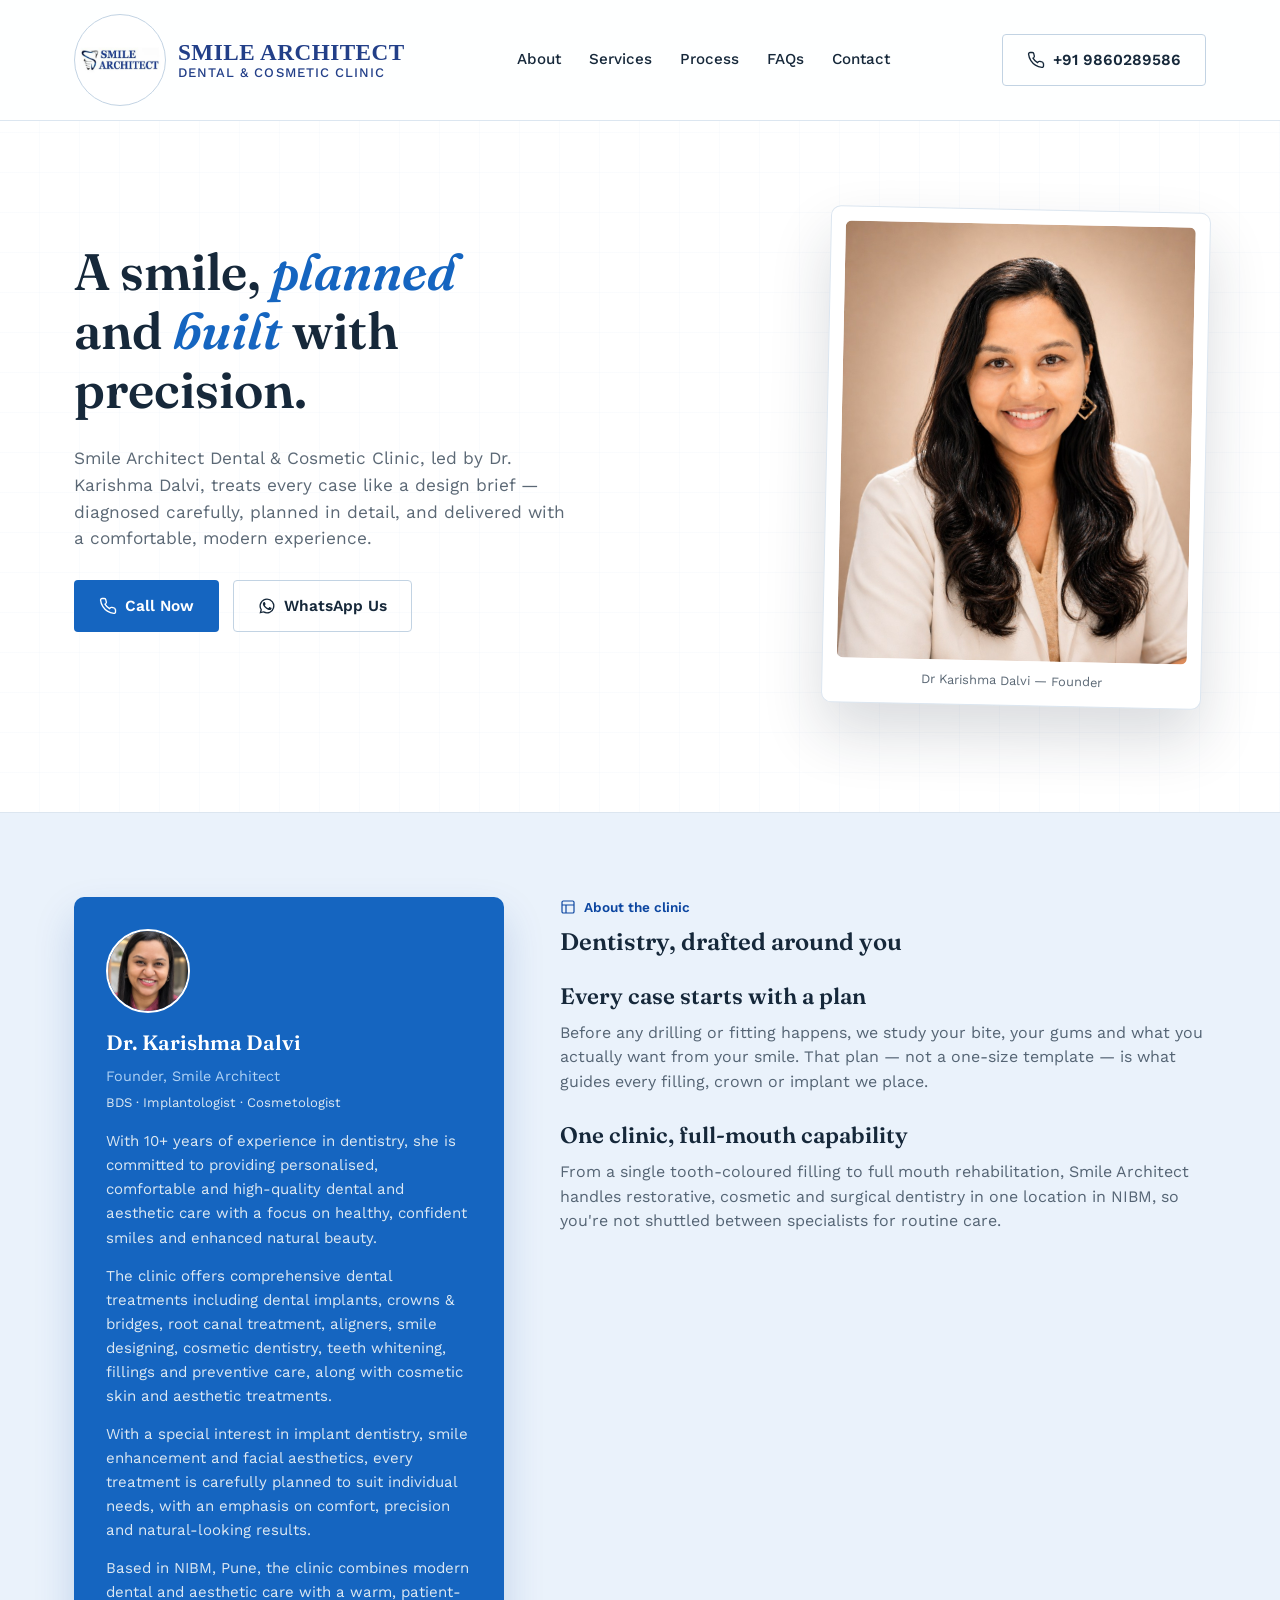
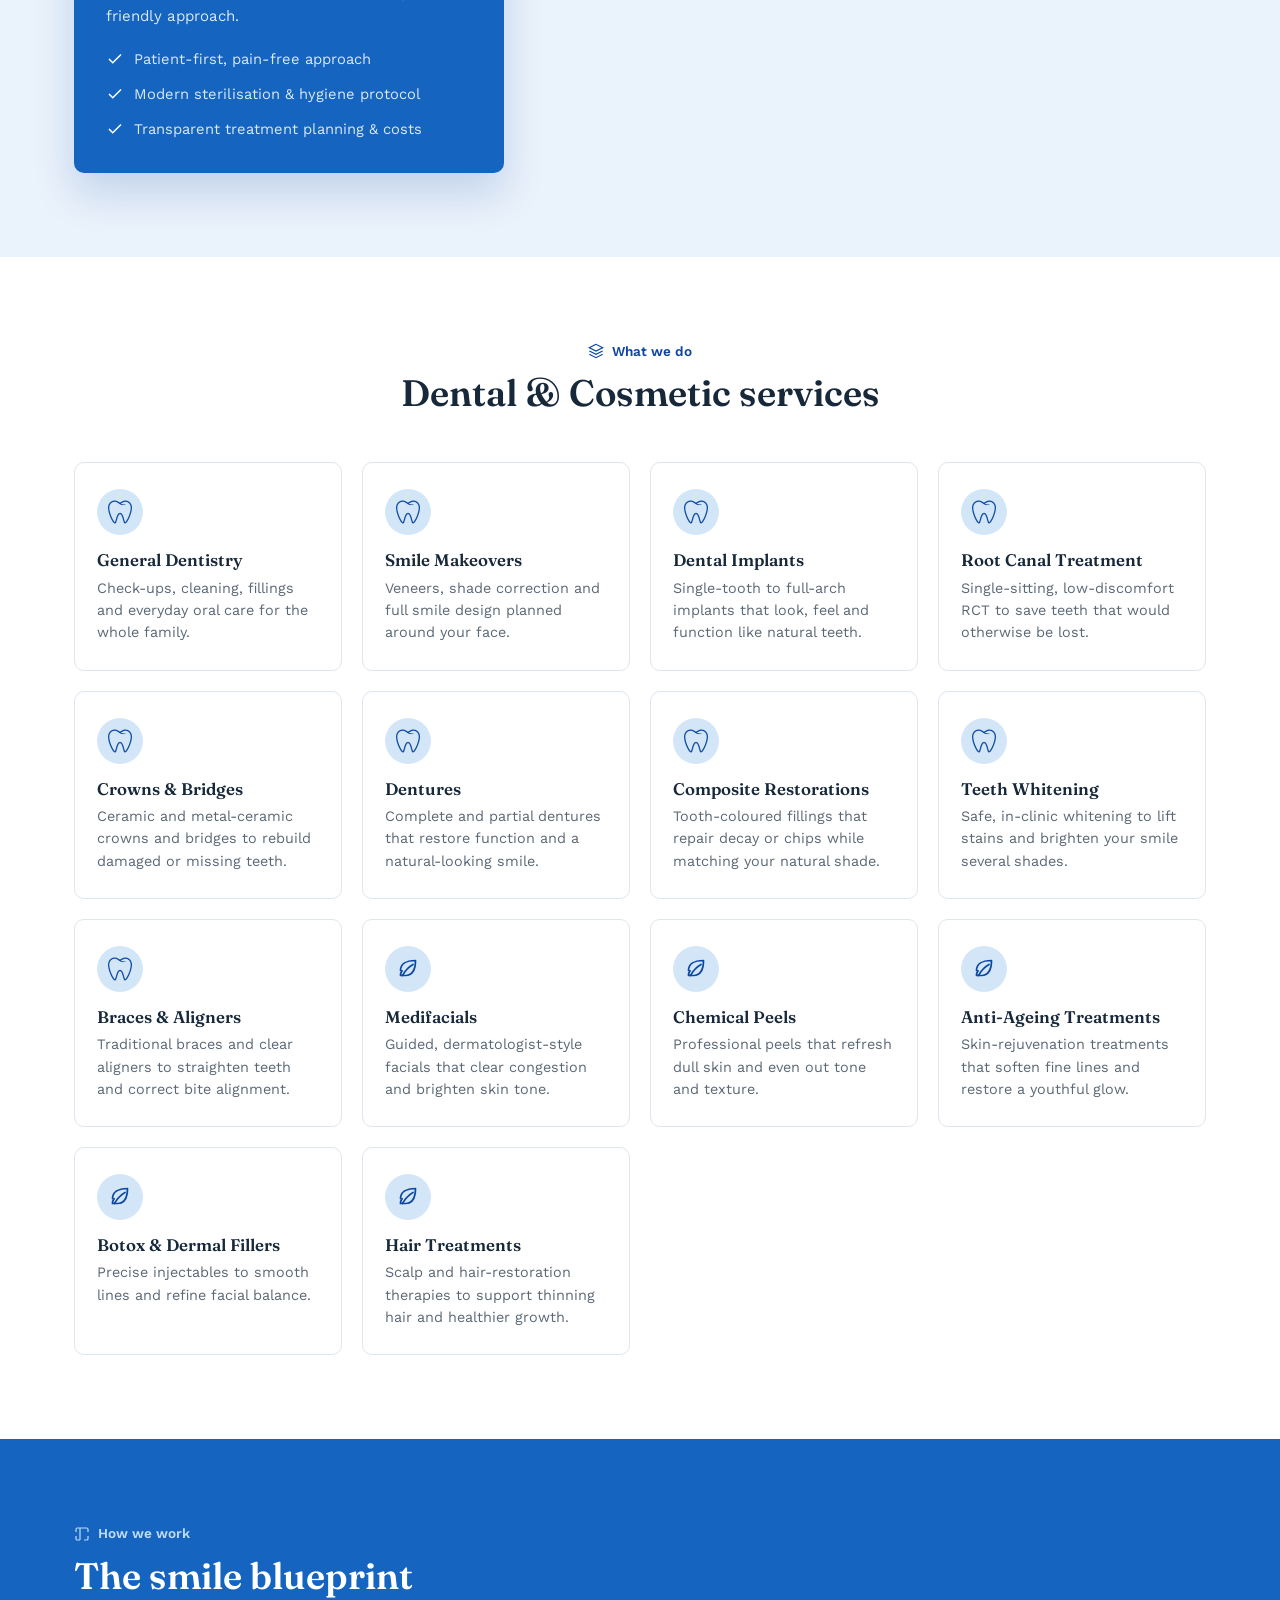
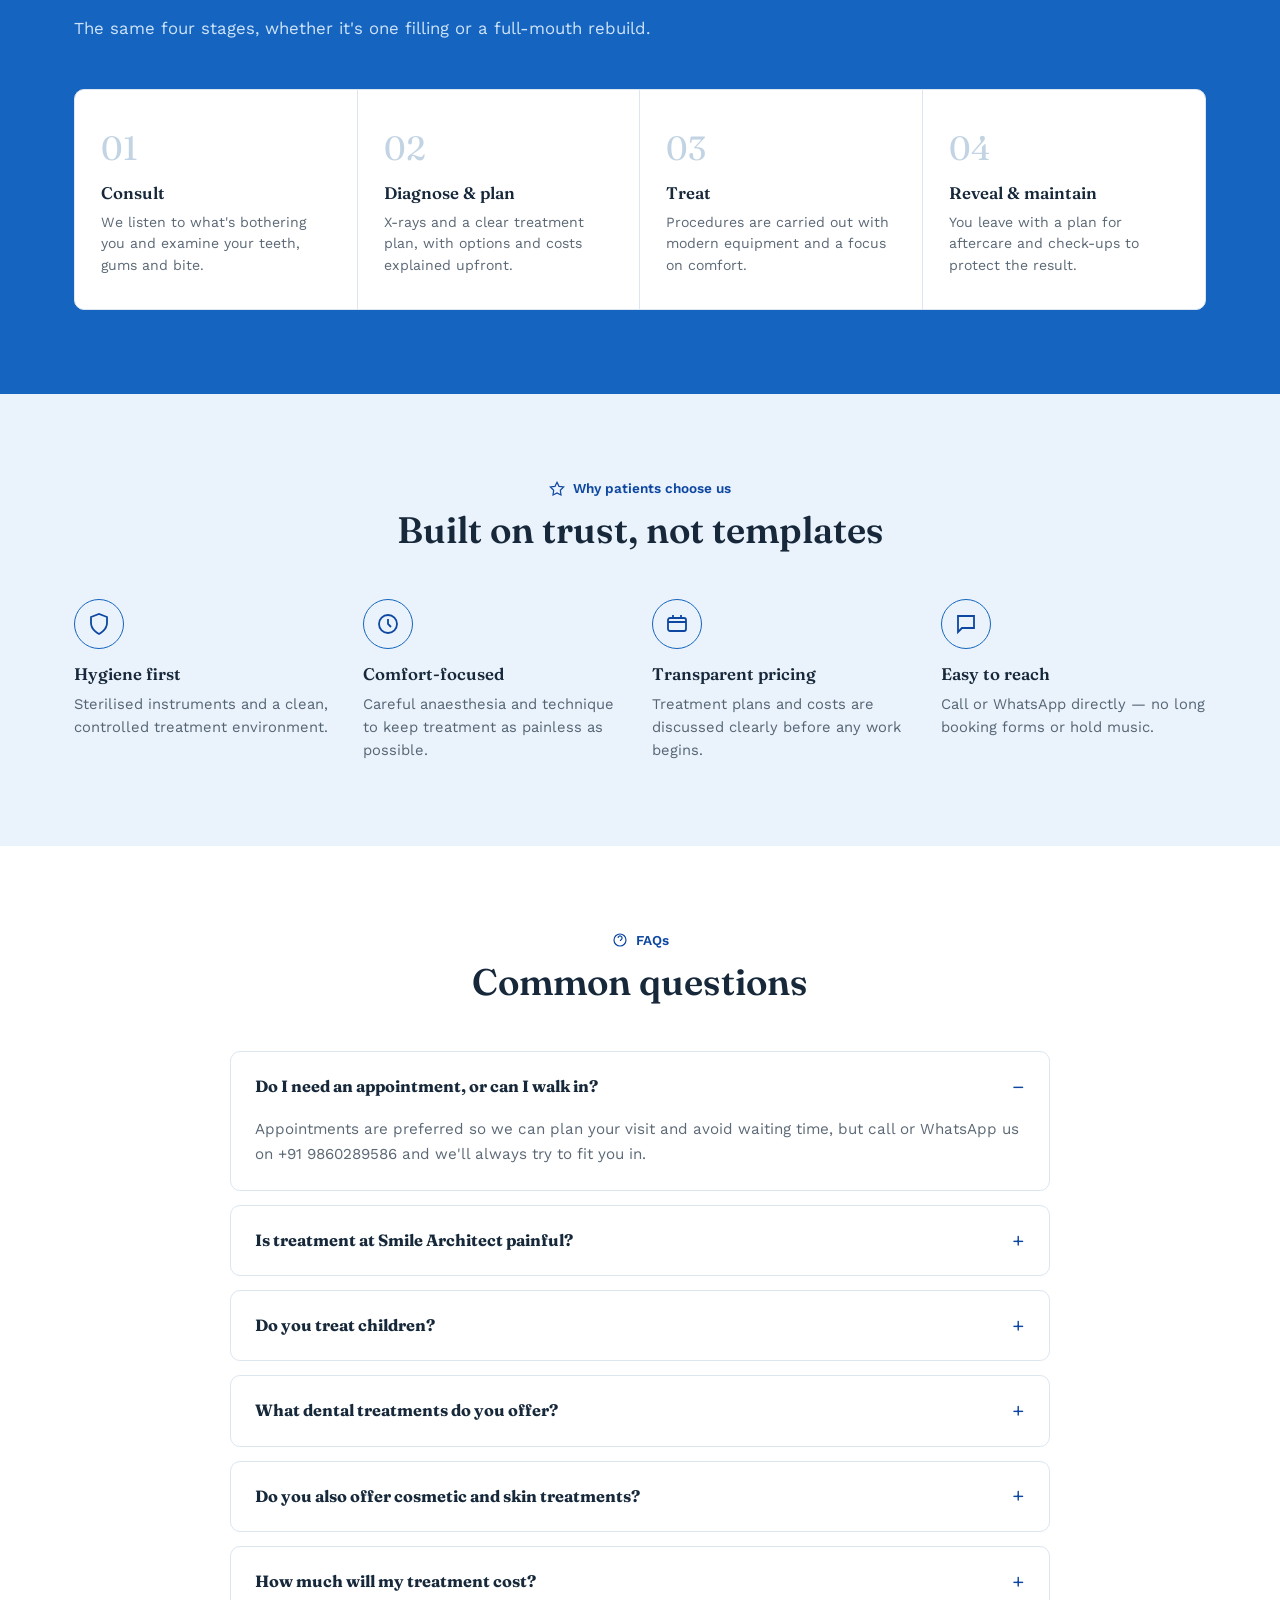
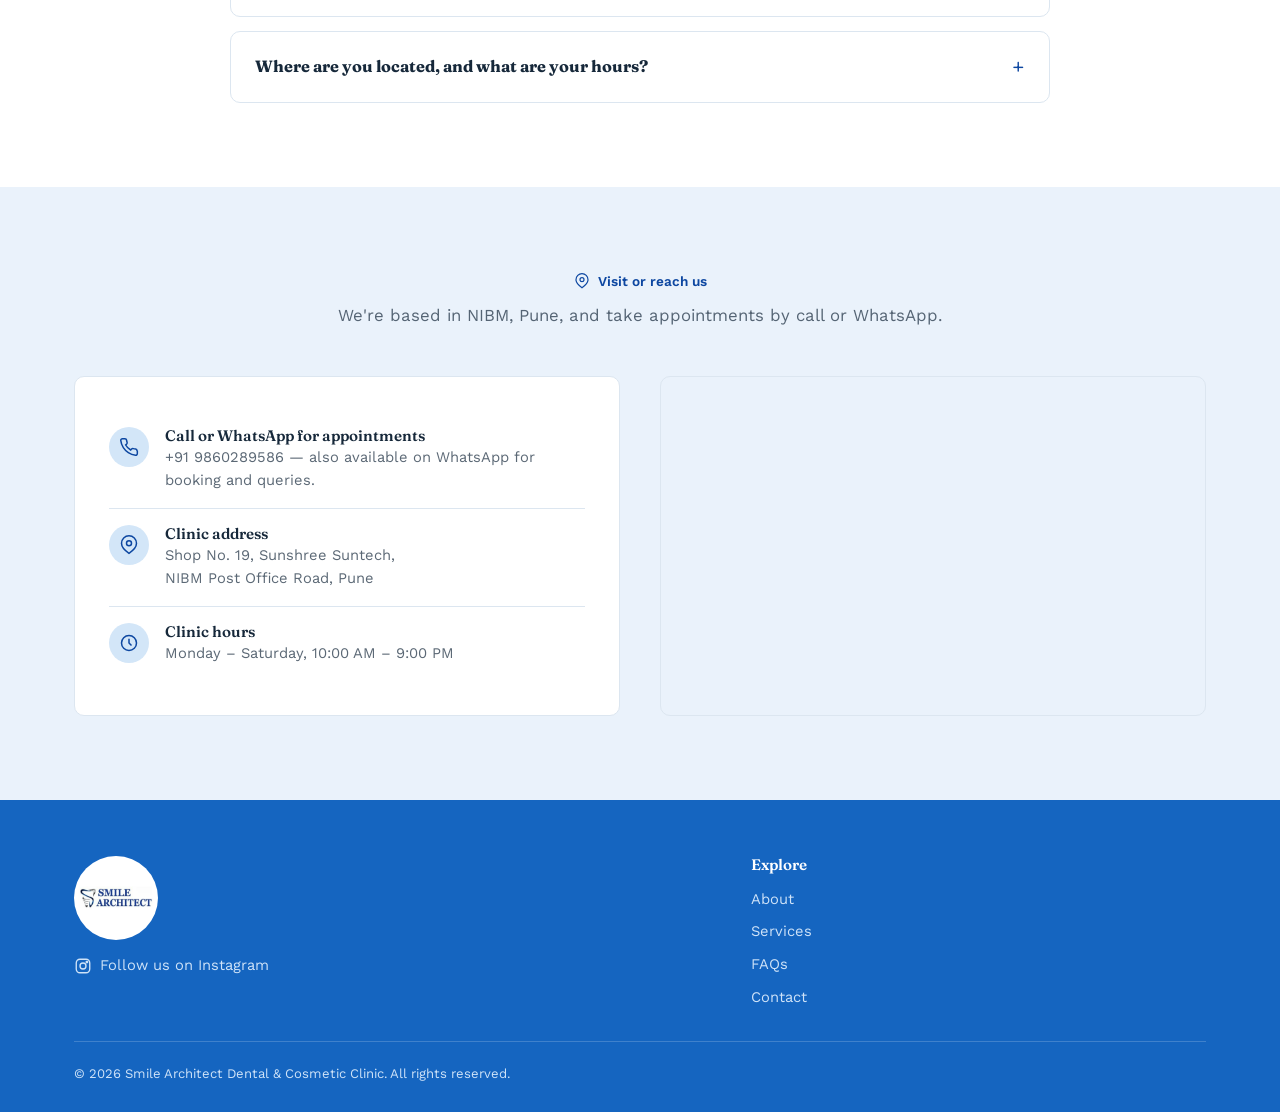
<file: index (16).html>
<!DOCTYPE html>
<html lang="en">
<head>
<meta charset="UTF-8">
<meta name="viewport" content="width=device-width, initial-scale=1.0">
<meta name="color-scheme" content="light only">
<title>Smile Architect Dental &amp; Cosmetic Clinic | Dr. Karishma Dalvi — Best Dentist in NIBM, Pune</title>
<meta name="description" content="Smile Architect Dental & Cosmetic Clinic in NIBM, Pune, led by Dr. Karishma Dalvi. Dental implants, smile makeovers, root canal, crowns, dentures & more. Call or WhatsApp +91 9860289586 to book.">
<meta name="keywords" content="dentist in NIBM Pune, best dental clinic NIBM, Dr Karishma Dalvi dentist, Smile Architect Dental Clinic, dental implants Pune, smile makeover Pune, root canal treatment NIBM, dentures Pune, cosmetic dentist Pune">
<meta name="robots" content="index, follow">
<meta name="author" content="Smile Architect Dental & Cosmetic Clinic">
<link rel="canonical" href="https://www.smilearchitectpune.com/">

<!-- Open Graph -->
<meta property="og:type" content="business.business">
<meta property="og:title" content="Smile Architect Dental & Cosmetic Clinic | Dr. Karishma Dalvi">
<meta property="og:description" content="Dental implants, smile makeovers, root canal, crowns & dentures in NIBM, Pune. Call or WhatsApp +91 9860289586 to book an appointment.">
<meta property="og:image" content="images/smile-makeover-shade.jpg">
<meta property="og:url" content="https://www.smilearchitectpune.com/">
<meta property="og:locale" content="en_IN">
<meta property="og:site_name" content="Smile Architect Dental & Cosmetic Clinic">

<!-- Twitter -->
<meta name="twitter:card" content="summary_large_image">
<meta name="twitter:title" content="Smile Architect Dental & Cosmetic Clinic | Dr. Karishma Dalvi">
<meta name="twitter:description" content="Dental implants, smile makeovers, root canal, crowns & dentures in NIBM, Pune. Call or WhatsApp +91 9860289586 to book.">
<meta name="twitter:image" content="images/smile-makeover-shade.jpg">

<!-- Icons -->
<link rel="icon" type="image/png" sizes="32x32" href="images/favicon-32.png">
<link rel="icon" type="image/png" sizes="16x16" href="images/favicon-16.png">
<link rel="apple-touch-icon" href="images/apple-touch-icon.png">
<meta name="theme-color" content="#16283A">

<link rel="preconnect" href="https://fonts.googleapis.com">
<link rel="preconnect" href="https://fonts.gstatic.com" crossorigin>
<link rel="stylesheet" href="css/styles.css?v=8">

<!-- Structured data: Dentist / LocalBusiness -->
<script type="application/ld+json">
{
  "@context": "https://schema.org",
  "@type": "Dentist",
  "name": "Smile Architect Dental & Cosmetic Clinic",
  "image": "https://www.smilearchitectpune.com/images/smile-makeover-shade.jpg",
  "@id": "https://www.smilearchitectpune.com/",
  "url": "https://www.smilearchitectpune.com/",
  "telephone": "+919860289586",
  "priceRange": "₹₹",
  "address": {
    "@type": "PostalAddress",
    "streetAddress": "Shop No. 19, Sunshree Suntech, NIBM Post Office Road",
    "addressLocality": "NIBM, Pune",
    "addressRegion": "Maharashtra",
    "postalCode": "411048",
    "addressCountry": "IN"
  },
  "geo": {
    "@type": "GeoCoordinates",
    "latitude": 18.4712,
    "longitude": 73.8895
  },
  "openingHoursSpecification": [
    {
      "@type": "OpeningHoursSpecification",
      "dayOfWeek": ["Monday","Tuesday","Wednesday","Thursday","Friday","Saturday"],
      "opens": "10:00",
      "closes": "21:00"
    }
  ],
  "medicalSpecialty": "Dentistry",
  "founder": {
    "@type": "Person",
    "name": "Dr. Karishma Dalvi"
  },
  "sameAs": []
}
</script>
</head>
<body>

<a href="#main" class="skip-link">Skip to main content</a>

<!-- ===================== HEADER ===================== -->
<header class="site-header">
  <div class="container header-row">
    <a href="#top" class="brand">
      <img src="images/logo-header.jpg" alt="Smile Architect Dental & Cosmetic Clinic logo" width="92" height="92">
      <span class="brand-text">
        <span class="brand-name">Smile Architect</span>
        <span class="brand-sub">DENTAL &amp; COSMETIC CLINIC</span>
      </span>
    </a>

    <nav class="main-nav" id="mainNav" aria-label="Primary">
      <a href="#about">About</a>
      <a href="#services">Services</a>
      <a href="#process">Process</a>
      <a href="#faq">FAQs</a>
      <a href="#contact">Contact</a>
    </nav>

    <div class="header-cta">
      <a href="tel:+919860289586" class="btn btn-outline">
        <svg viewBox="0 0 24 24" fill="none" stroke="currentColor" stroke-width="1.8"><path d="M22 16.9v3a2 2 0 0 1-2.2 2 19.8 19.8 0 0 1-8.6-3.1 19.5 19.5 0 0 1-6-6 19.8 19.8 0 0 1-3.1-8.7A2 2 0 0 1 4.1 2h3a2 2 0 0 1 2 1.7c.1.9.3 1.8.6 2.7a2 2 0 0 1-.5 2.1L8 9.6a16 16 0 0 0 6 6l1.1-1.2a2 2 0 0 1 2.1-.5c.9.3 1.8.5 2.7.6a2 2 0 0 1 1.7 2z"/></svg>
        +91 9860289586
      </a>
      <button type="button" class="nav-toggle" id="navToggle" aria-expanded="false" aria-controls="mainNav" aria-label="Toggle menu">
        <svg viewBox="0 0 24 24" fill="none" stroke="currentColor" stroke-width="1.8"><line x1="3" y1="6" x2="21" y2="6"/><line x1="3" y1="12" x2="21" y2="12"/><line x1="3" y1="18" x2="21" y2="18"/></svg>
      </button>
    </div>
  </div>
</header>

<main id="main">

  <!-- ===================== HERO ===================== -->
  <section class="hero" id="top">
    <div class="container hero-grid">
      <div class="hero-copy">
        <h1>A smile, <em>planned</em> and <em>built</em> with precision.</h1>
        <p class="hero-sub">Smile Architect Dental &amp; Cosmetic Clinic, led by Dr. Karishma Dalvi, treats every case like a design brief — diagnosed carefully, planned in detail, and delivered with a comfortable, modern experience.</p>

        <div class="hero-actions">
          <a href="tel:+919860289586" class="btn btn-primary">
            <svg viewBox="0 0 24 24" fill="none" stroke="currentColor" stroke-width="1.8"><path d="M22 16.9v3a2 2 0 0 1-2.2 2 19.8 19.8 0 0 1-8.6-3.1 19.5 19.5 0 0 1-6-6 19.8 19.8 0 0 1-3.1-8.7A2 2 0 0 1 4.1 2h3a2 2 0 0 1 2 1.7c.1.9.3 1.8.6 2.7a2 2 0 0 1-.5 2.1L8 9.6a16 16 0 0 0 6 6l1.1-1.2a2 2 0 0 1 2.1-.5c.9.3 1.8.5 2.7.6a2 2 0 0 1 1.7 2z"/></svg>
            Call Now
          </a>
          <a href="https://wa.me/919860289586?text=Hi%2C%20I%27d%20like%20to%20book%20a%20dental%20appointment%20at%20Smile%20Architect." class="btn btn-ghost-light" target="_blank" rel="noopener">
            <svg viewBox="0 0 24 24" fill="currentColor"><path d="M17.5 14.4c-.3-.1-1.7-.8-2-1-.3-.1-.5-.1-.6.1-.2.3-.7 1-.9 1.2-.2.2-.3.2-.6.1-.3-.1-1.3-.5-2.4-1.5-.9-.8-1.5-1.8-1.7-2.1-.2-.3 0-.5.1-.6.1-.1.3-.3.4-.5.1-.1.2-.3.3-.4.1-.2 0-.4 0-.5 0-.1-.6-1.5-.8-2-.2-.5-.4-.5-.6-.5h-.5c-.2 0-.5.1-.7.3-.3.3-1 1-1 2.4s1 2.8 1.2 3c.1.2 2 3.1 4.9 4.3.7.3 1.2.5 1.6.6.7.2 1.3.2 1.8.1.5-.1 1.7-.7 1.9-1.4.2-.7.2-1.2.2-1.4-.1-.1-.3-.2-.6-.3z"/><path d="M12 2a10 10 0 0 0-8.6 15.1L2 22l5-1.3A10 10 0 1 0 12 2zm0 18.2a8.1 8.1 0 0 1-4.2-1.1l-.3-.2-3 .8.8-2.9-.2-.3A8.2 8.2 0 1 1 12 20.2z"/></svg>
            WhatsApp Us
          </a>
        </div>
      </div>

      <figure class="hero-visual hero-visual--portrait">
        <img src="images/dr-karishma-dalvi.jpg" alt="Dr. Karishma Dalvi, Founder of Smile Architect Dental & Cosmetic Clinic, Pune" width="900" height="1124" loading="eager">
        <figcaption>Dr Karishma Dalvi — Founder</figcaption>
      </figure>
    </div>
  </section>

  <!-- ===================== ABOUT ===================== -->
  <section id="about">
    <div class="container about-grid">
      <div class="about-card">
        <img src="images/dr-karishma-dalvi-portrait.jpg" alt="Dr. Karishma Dalvi portrait" width="84" height="84" class="about-card-portrait">
        <h3>Dr. Karishma Dalvi</h3>
        <p class="role">Founder, Smile Architect</p>
        <p class="credentials">BDS &middot; Implantologist &middot; Cosmetologist</p>
        <p>With 10+ years of experience in dentistry, she is committed to providing personalised, comfortable and high-quality dental and aesthetic care with a focus on healthy, confident smiles and enhanced natural beauty.</p>
        <p>The clinic offers comprehensive dental treatments including dental implants, crowns &amp; bridges, root canal treatment, aligners, smile designing, cosmetic dentistry, teeth whitening, fillings and preventive care, along with cosmetic skin and aesthetic treatments.</p>
        <p>With a special interest in implant dentistry, smile enhancement and facial aesthetics, every treatment is carefully planned to suit individual needs, with an emphasis on comfort, precision and natural-looking results.</p>
        <p>Based in NIBM, Pune, the clinic combines modern dental and aesthetic care with a warm, patient-friendly approach.</p>
        <ul class="about-list">
          <li><svg viewBox="0 0 24 24" fill="none" stroke="currentColor" stroke-width="2"><polyline points="20 6 9 17 4 12"/></svg> Patient-first, pain-free approach</li>
          <li><svg viewBox="0 0 24 24" fill="none" stroke="currentColor" stroke-width="2"><polyline points="20 6 9 17 4 12"/></svg> Modern sterilisation &amp; hygiene protocol</li>
          <li><svg viewBox="0 0 24 24" fill="none" stroke="currentColor" stroke-width="2"><polyline points="20 6 9 17 4 12"/></svg> Transparent treatment planning &amp; costs</li>
        </ul>
      </div>

      <div class="about-copy">
        <span class="kicker">
          <svg viewBox="0 0 24 24" fill="none" stroke="currentColor" stroke-width="1.8"><rect x="3" y="3" width="18" height="18" rx="2"/><path d="M3 9h18M9 21V9"/></svg>
          About the clinic
        </span>
        <h2>Dentistry, drafted around you</h2>
        <h3>Every case starts with a plan</h3>
        <p>Before any drilling or fitting happens, we study your bite, your gums and what you actually want from your smile. That plan — not a one-size template — is what guides every filling, crown or implant we place.</p>
        <h3>One clinic, full-mouth capability</h3>
        <p>From a single tooth-coloured filling to full mouth rehabilitation, Smile Architect handles restorative, cosmetic and surgical dentistry in one location in NIBM, so you're not shuttled between specialists for routine care.</p>
      </div>
    </div>
  </section>

  <!-- ===================== SERVICES ===================== -->
  <section class="alt" id="services">
    <div class="container">
      <div class="section-head center">
        <span class="kicker">
          <svg viewBox="0 0 24 24" fill="none" stroke="currentColor" stroke-width="1.8"><path d="M12 2 2 7l10 5 10-5-10-5zM2 17l10 5 10-5M2 12l10 5 10-5"/></svg>
          What we do
        </span>
        <h2>Dental &amp; Cosmetic services</h2>
      </div>

      <div class="services-grid">

        <div class="service-card">
          <div class="service-icon"><span class="tooth-icon" aria-hidden="true"></span></div>
          <h3>General Dentistry</h3>
          <p>Check-ups, cleaning, fillings and everyday oral care for the whole family.</p>
        </div>

        <div class="service-card">
          <div class="service-icon"><span class="tooth-icon" aria-hidden="true"></span></div>
          <h3>Smile Makeovers</h3>
          <p>Veneers, shade correction and full smile design planned around your face.</p>
        </div>

        <div class="service-card">
          <div class="service-icon"><span class="tooth-icon" aria-hidden="true"></span></div>
          <h3>Dental Implants</h3>
          <p>Single-tooth to full-arch implants that look, feel and function like natural teeth.</p>
        </div>

        <div class="service-card">
          <div class="service-icon"><span class="tooth-icon" aria-hidden="true"></span></div>
          <h3>Root Canal Treatment</h3>
          <p>Single-sitting, low-discomfort RCT to save teeth that would otherwise be lost.</p>
        </div>

        <div class="service-card">
          <div class="service-icon"><span class="tooth-icon" aria-hidden="true"></span></div>
          <h3>Crowns &amp; Bridges</h3>
          <p>Ceramic and metal-ceramic crowns and bridges to rebuild damaged or missing teeth.</p>
        </div>

        <div class="service-card">
          <div class="service-icon"><span class="tooth-icon" aria-hidden="true"></span></div>
          <h3>Dentures</h3>
          <p>Complete and partial dentures that restore function and a natural-looking smile.</p>
        </div>

        <div class="service-card">
          <div class="service-icon"><span class="tooth-icon" aria-hidden="true"></span></div>
          <h3>Composite Restorations</h3>
          <p>Tooth-coloured fillings that repair decay or chips while matching your natural shade.</p>
        </div>

        <div class="service-card">
          <div class="service-icon"><span class="tooth-icon" aria-hidden="true"></span></div>
          <h3>Teeth Whitening</h3>
          <p>Safe, in-clinic whitening to lift stains and brighten your smile several shades.</p>
        </div>

        <div class="service-card">
          <div class="service-icon"><span class="tooth-icon" aria-hidden="true"></span></div>
          <h3>Braces &amp; Aligners</h3>
          <p>Traditional braces and clear aligners to straighten teeth and correct bite alignment.</p>
        </div>

        <div class="service-card">
          <div class="service-icon service-icon--leaf"><svg class="leaf-icon" viewBox="0 0 24 24" fill="none" stroke="currentColor" stroke-width="1.7" stroke-linecap="round" stroke-linejoin="round" aria-hidden="true"><path d="M4.5 13.5C4.5 7.5 9.5 3.5 19.5 3.5c0 10-4 15-10 15H4.5c0-1.2 0-2.9 1.6-4.6z"/><path d="M6.5 18.5C9 14 12.5 10 17 7.5"/></svg></div>
          <h3>Medifacials</h3>
          <p>Guided, dermatologist-style facials that clear congestion and brighten skin tone.</p>
        </div>

        <div class="service-card">
          <div class="service-icon service-icon--leaf"><svg class="leaf-icon" viewBox="0 0 24 24" fill="none" stroke="currentColor" stroke-width="1.7" stroke-linecap="round" stroke-linejoin="round" aria-hidden="true"><path d="M4.5 13.5C4.5 7.5 9.5 3.5 19.5 3.5c0 10-4 15-10 15H4.5c0-1.2 0-2.9 1.6-4.6z"/><path d="M6.5 18.5C9 14 12.5 10 17 7.5"/></svg></div>
          <h3>Chemical Peels</h3>
          <p>Professional peels that refresh dull skin and even out tone and texture.</p>
        </div>

        <div class="service-card">
          <div class="service-icon service-icon--leaf"><svg class="leaf-icon" viewBox="0 0 24 24" fill="none" stroke="currentColor" stroke-width="1.7" stroke-linecap="round" stroke-linejoin="round" aria-hidden="true"><path d="M4.5 13.5C4.5 7.5 9.5 3.5 19.5 3.5c0 10-4 15-10 15H4.5c0-1.2 0-2.9 1.6-4.6z"/><path d="M6.5 18.5C9 14 12.5 10 17 7.5"/></svg></div>
          <h3>Anti-Ageing Treatments</h3>
          <p>Skin-rejuvenation treatments that soften fine lines and restore a youthful glow.</p>
        </div>

        <div class="service-card">
          <div class="service-icon service-icon--leaf"><svg class="leaf-icon" viewBox="0 0 24 24" fill="none" stroke="currentColor" stroke-width="1.7" stroke-linecap="round" stroke-linejoin="round" aria-hidden="true"><path d="M4.5 13.5C4.5 7.5 9.5 3.5 19.5 3.5c0 10-4 15-10 15H4.5c0-1.2 0-2.9 1.6-4.6z"/><path d="M6.5 18.5C9 14 12.5 10 17 7.5"/></svg></div>
          <h3>Botox &amp; Dermal Fillers</h3>
          <p>Precise injectables to smooth lines and refine facial balance.</p>
        </div>

        <div class="service-card">
          <div class="service-icon service-icon--leaf"><svg class="leaf-icon" viewBox="0 0 24 24" fill="none" stroke="currentColor" stroke-width="1.7" stroke-linecap="round" stroke-linejoin="round" aria-hidden="true"><path d="M4.5 13.5C4.5 7.5 9.5 3.5 19.5 3.5c0 10-4 15-10 15H4.5c0-1.2 0-2.9 1.6-4.6z"/><path d="M6.5 18.5C9 14 12.5 10 17 7.5"/></svg></div>
          <h3>Hair Treatments</h3>
          <p>Scalp and hair-restoration therapies to support thinning hair and healthier growth.</p>
        </div>

      </div>
    </div>
  </section>

  <!-- ===================== PROCESS ===================== -->
  <section id="process">
    <div class="container">
      <div class="section-head">
        <span class="kicker">
          <svg viewBox="0 0 24 24" fill="none" stroke="currentColor" stroke-width="1.8"><path d="M9 3H5a2 2 0 0 0-2 2v4m6-6h10a2 2 0 0 1 2 2v4M9 3v18M3 15v4a2 2 0 0 0 2 2h4m6 0h4a2 2 0 0 0 2-2v-4"/></svg>
          How we work
        </span>
        <h2>The smile blueprint</h2>
        <p>The same four stages, whether it's one filling or a full-mouth rebuild.</p>
      </div>

      <div class="process-strip">
        <div class="process-step">
          <span class="process-num">01</span>
          <h3>Consult</h3>
          <p>We listen to what's bothering you and examine your teeth, gums and bite.</p>
        </div>
        <div class="process-step">
          <span class="process-num">02</span>
          <h3>Diagnose &amp; plan</h3>
          <p>X-rays and a clear treatment plan, with options and costs explained upfront.</p>
        </div>
        <div class="process-step">
          <span class="process-num">03</span>
          <h3>Treat</h3>
          <p>Procedures are carried out with modern equipment and a focus on comfort.</p>
        </div>
        <div class="process-step">
          <span class="process-num">04</span>
          <h3>Reveal &amp; maintain</h3>
          <p>You leave with a plan for aftercare and check-ups to protect the result.</p>
        </div>
      </div>
    </div>
  </section>

  <!-- ===================== WHY US ===================== -->
  <section id="why">
    <div class="container">
      <div class="section-head center">
        <span class="kicker">
          <svg viewBox="0 0 24 24" fill="none" stroke="currentColor" stroke-width="1.8"><path d="M12 2l3 6 7 1-5 5 1 7-6-3-6 3 1-7-5-5 7-1 3-6z"/></svg>
          Why patients choose us
        </span>
        <h2>Built on trust, not templates</h2>
      </div>

      <div class="why-grid">
        <div class="why-item">
          <div class="why-icon"><svg viewBox="0 0 24 24" fill="none" stroke="currentColor" stroke-width="1.8"><path d="M12 22s8-4 8-11V5l-8-3-8 3v6c0 7 8 11 8 11z"/></svg></div>
          <h3>Hygiene first</h3>
          <p>Sterilised instruments and a clean, controlled treatment environment.</p>
        </div>
        <div class="why-item">
          <div class="why-icon"><svg viewBox="0 0 24 24" fill="none" stroke="currentColor" stroke-width="1.8"><circle cx="12" cy="12" r="9"/><path d="M12 7v5l3 3"/></svg></div>
          <h3>Comfort-focused</h3>
          <p>Careful anaesthesia and technique to keep treatment as painless as possible.</p>
        </div>
        <div class="why-item">
          <div class="why-icon"><svg viewBox="0 0 24 24" fill="none" stroke="currentColor" stroke-width="1.8"><rect x="3" y="6" width="18" height="13" rx="2"/><path d="M3 10h18M8 3v4M16 3v4"/></svg></div>
          <h3>Transparent pricing</h3>
          <p>Treatment plans and costs are discussed clearly before any work begins.</p>
        </div>
        <div class="why-item">
          <div class="why-icon"><svg viewBox="0 0 24 24" fill="none" stroke="currentColor" stroke-width="1.8"><path d="M4 4h16v12H8l-4 4V4z"/></svg></div>
          <h3>Easy to reach</h3>
          <p>Call or WhatsApp directly — no long booking forms or hold music.</p>
        </div>
      </div>
    </div>
  </section>

  <!-- ===================== FAQ ===================== -->
  <section class="alt" id="faq">
    <div class="container">
      <div class="section-head center">
        <span class="kicker">
          <svg viewBox="0 0 24 24" fill="none" stroke="currentColor" stroke-width="1.8"><circle cx="12" cy="12" r="9"/><path d="M9.1 9a3 3 0 1 1 4.9 2.3c-.8.6-1.5 1.2-1.5 2.2"/><path d="M12 17.5h.01"/></svg>
          FAQs
        </span>
        <h2>Common questions</h2>
      </div>

      <div class="faq-list">
        <details class="faq-item" open>
          <summary>Do I need an appointment, or can I walk in?</summary>
          <p>Appointments are preferred so we can plan your visit and avoid waiting time, but call or WhatsApp us on +91 9860289586 and we'll always try to fit you in.</p>
        </details>
        <details class="faq-item">
          <summary>Is treatment at Smile Architect painful?</summary>
          <p>We take a patient-first, pain-free approach — careful anaesthesia and technique are used throughout, and every step is explained before it happens.</p>
        </details>
        <details class="faq-item">
          <summary>Do you treat children?</summary>
          <p>Yes. We offer gentle, friendly kids' dentistry that helps children feel comfortable and at ease in the chair.</p>
        </details>
        <details class="faq-item">
          <summary>What dental treatments do you offer?</summary>
          <p>Everything from routine check-ups and cleanings to root canal treatment, crowns &amp; bridges, dental implants, dentures, composite restorations, teeth whitening, and braces &amp; aligners.</p>
        </details>
        <details class="faq-item">
          <summary>Do you also offer cosmetic and skin treatments?</summary>
          <p>Yes — alongside dentistry, we offer medifacials, chemical peels, anti-ageing treatments, Botox &amp; dermal fillers, and hair treatments.</p>
        </details>
        <details class="faq-item">
          <summary>How much will my treatment cost?</summary>
          <p>Costs depend on the treatment you need. We discuss your treatment plan and costs clearly before any work begins, with no surprises.</p>
        </details>
        <details class="faq-item">
          <summary>Where are you located, and what are your hours?</summary>
          <p>We're at Shop No. 19, Sunshree Suntech, NIBM Post Office Road, Pune, open Monday–Saturday, 10:00 AM – 9:00 PM.</p>
        </details>
      </div>
    </div>
  </section>

  <!-- ===================== CONTACT ===================== -->
  <section id="contact">
    <div class="container">
      <div class="section-head center">
        <span class="kicker">
          <svg viewBox="0 0 24 24" fill="none" stroke="currentColor" stroke-width="1.8"><path d="M21 10c0 6-9 12-9 12S3 16 3 10a9 9 0 0 1 18 0z"/><circle cx="12" cy="10" r="3"/></svg>
          Visit or reach us
        </span>
        <p>We're based in NIBM, Pune, and take appointments by call or WhatsApp.</p>
      </div>

      <div class="contact-grid">
        <div class="contact-card">

          <div class="contact-row">
            <span class="icon"><svg viewBox="0 0 24 24" fill="none" stroke="currentColor" stroke-width="1.8"><path d="M22 16.9v3a2 2 0 0 1-2.2 2 19.8 19.8 0 0 1-8.6-3.1 19.5 19.5 0 0 1-6-6 19.8 19.8 0 0 1-3.1-8.7A2 2 0 0 1 4.1 2h3a2 2 0 0 1 2 1.7c.1.9.3 1.8.6 2.7a2 2 0 0 1-.5 2.1L8 9.6a16 16 0 0 0 6 6l1.1-1.2a2 2 0 0 1 2.1-.5c.9.3 1.8.5 2.7.6a2 2 0 0 1 1.7 2z"/></svg></span>
            <div>
              <h4>Call or WhatsApp for appointments</h4>
              <p><a href="tel:+919860289586">+91 9860289586</a> — also available on WhatsApp for booking and queries.</p>
            </div>
          </div>

          <div class="contact-row">
            <span class="icon"><svg viewBox="0 0 24 24" fill="none" stroke="currentColor" stroke-width="1.8"><path d="M21 10c0 6-9 12-9 12S3 16 3 10a9 9 0 0 1 18 0z"/><circle cx="12" cy="10" r="3"/></svg></span>
            <div>
              <h4>Clinic address</h4>
              <p>Shop No. 19, Sunshree Suntech,<br>NIBM Post Office Road, Pune</p>
            </div>
          </div>

          <div class="contact-row">
            <span class="icon"><svg viewBox="0 0 24 24" fill="none" stroke="currentColor" stroke-width="1.8"><circle cx="12" cy="12" r="9"/><path d="M12 7v5l3 3"/></svg></span>
            <div>
              <h4>Clinic hours</h4>
              <p>Monday – Saturday, 10:00 AM – 9:00 PM</p>
            </div>
          </div>

        </div>

        <div class="map-wrap">
          <iframe
            src="https://www.google.com/maps?q=SMILE+ARCHITECT+Dental+and+Cosmetic+Clinic%2C+Sunshree+Suntech%2C+NIBM+Post+Office+Rd%2C+Pune%2C+Maharashtra+411048&z=17&output=embed"
            loading="lazy"
            referrerpolicy="no-referrer-when-downgrade"
            title="Map to Smile Architect Dental & Cosmetic Clinic, NIBM, Pune"
            aria-label="Map to Smile Architect Dental & Cosmetic Clinic">
          </iframe>
        </div>
      </div>
    </div>
  </section>

</main>

<!-- ===================== MOBILE STICKY BAR ===================== -->
<div class="mobile-bar">
  <div class="row">
    <a href="tel:+919860289586">
      <svg viewBox="0 0 24 24" fill="none" stroke="currentColor" stroke-width="1.8"><path d="M22 16.9v3a2 2 0 0 1-2.2 2 19.8 19.8 0 0 1-8.6-3.1 19.5 19.5 0 0 1-6-6 19.8 19.8 0 0 1-3.1-8.7A2 2 0 0 1 4.1 2h3a2 2 0 0 1 2 1.7c.1.9.3 1.8.6 2.7a2 2 0 0 1-.5 2.1L8 9.6a16 16 0 0 0 6 6l1.1-1.2a2 2 0 0 1 2.1-.5c.9.3 1.8.5 2.7.6a2 2 0 0 1 1.7 2z"/></svg>
      Call Now
    </a>
    <a href="https://wa.me/919860289586?text=Hi%2C%20I%27d%20like%20to%20book%20a%20dental%20appointment%20at%20Smile%20Architect." target="_blank" rel="noopener">
      <svg viewBox="0 0 24 24" fill="currentColor"><path d="M17.5 14.4c-.3-.1-1.7-.8-2-1-.3-.1-.5-.1-.6.1-.2.3-.7 1-.9 1.2-.2.2-.3.2-.6.1-.3-.1-1.3-.5-2.4-1.5-.9-.8-1.5-1.8-1.7-2.1-.2-.3 0-.5.1-.6.1-.1.3-.3.4-.5.1-.1.2-.3.3-.4.1-.2 0-.4 0-.5 0-.1-.6-1.5-.8-2-.2-.5-.4-.5-.6-.5h-.5c-.2 0-.5.1-.7.3-.3.3-1 1-1 2.4s1 2.8 1.2 3c.1.2 2 3.1 4.9 4.3.7.3 1.2.5 1.6.6.7.2 1.3.2 1.8.1.5-.1 1.7-.7 1.9-1.4.2-.7.2-1.2.2-1.4-.1-.1-.3-.2-.6-.3z"/><path d="M12 2a10 10 0 0 0-8.6 15.1L2 22l5-1.3A10 10 0 1 0 12 2zm0 18.2a8.1 8.1 0 0 1-4.2-1.1l-.3-.2-3 .8.8-2.9-.2-.3A8.2 8.2 0 1 1 12 20.2z"/></svg>
      WhatsApp
    </a>
  </div>
</div>

<!-- ===================== FOOTER ===================== -->
<footer>
  <div class="container">
    <div class="footer-grid">
      <div>
        <div class="footer-brand">
          <img src="images/logo-header.jpg" alt="Smile Architect logo" width="84" height="84">
        </div>
        <a class="footer-social" href="https://www.instagram.com/smilearchitect_by_drkarishma/" target="_blank" rel="noopener">
          <svg viewBox="0 0 24 24" fill="none" stroke="currentColor" stroke-width="1.8"><rect x="3" y="3" width="18" height="18" rx="5"/><circle cx="12" cy="12" r="4"/><circle cx="17.2" cy="6.8" r="1"/></svg>
          Follow us on Instagram
        </a>
      </div>
      <div class="footer-col">
        <h4>Explore</h4>
        <ul>
          <li><a href="#about">About</a></li>
          <li><a href="#services">Services</a></li>
          <li><a href="#faq">FAQs</a></li>
          <li><a href="#contact">Contact</a></li>
        </ul>
      </div>
    </div>
    <div class="footer-bottom">
      <span>© <span id="year"></span> Smile Architect Dental &amp; Cosmetic Clinic. All rights reserved.</span>
    </div>
  </div>
</footer>

<script>
document.addEventListener('DOMContentLoaded', function () {

  // Footer year
  var yearEl = document.getElementById('year');
  if (yearEl) yearEl.textContent = new Date().getFullYear();

  // Mobile nav toggle
  var navToggle = document.getElementById('navToggle');
  var mainNav = document.getElementById('mainNav');
  if (navToggle && mainNav) {
    navToggle.addEventListener('click', function () {
      var isOpen = mainNav.classList.toggle('open');
      navToggle.setAttribute('aria-expanded', isOpen ? 'true' : 'false');
    });
    document.addEventListener('click', function (e) {
      if (!mainNav.classList.contains('open')) return;
      if (mainNav.contains(e.target) || navToggle.contains(e.target)) return;
      mainNav.classList.remove('open');
      navToggle.setAttribute('aria-expanded', 'false');
    });
    mainNav.querySelectorAll('a').forEach(function (link) {
      link.addEventListener('click', function () {
        mainNav.classList.remove('open');
        navToggle.setAttribute('aria-expanded', 'false');
      });
    });
  }

});

</script>
</body>
</html>
</file>
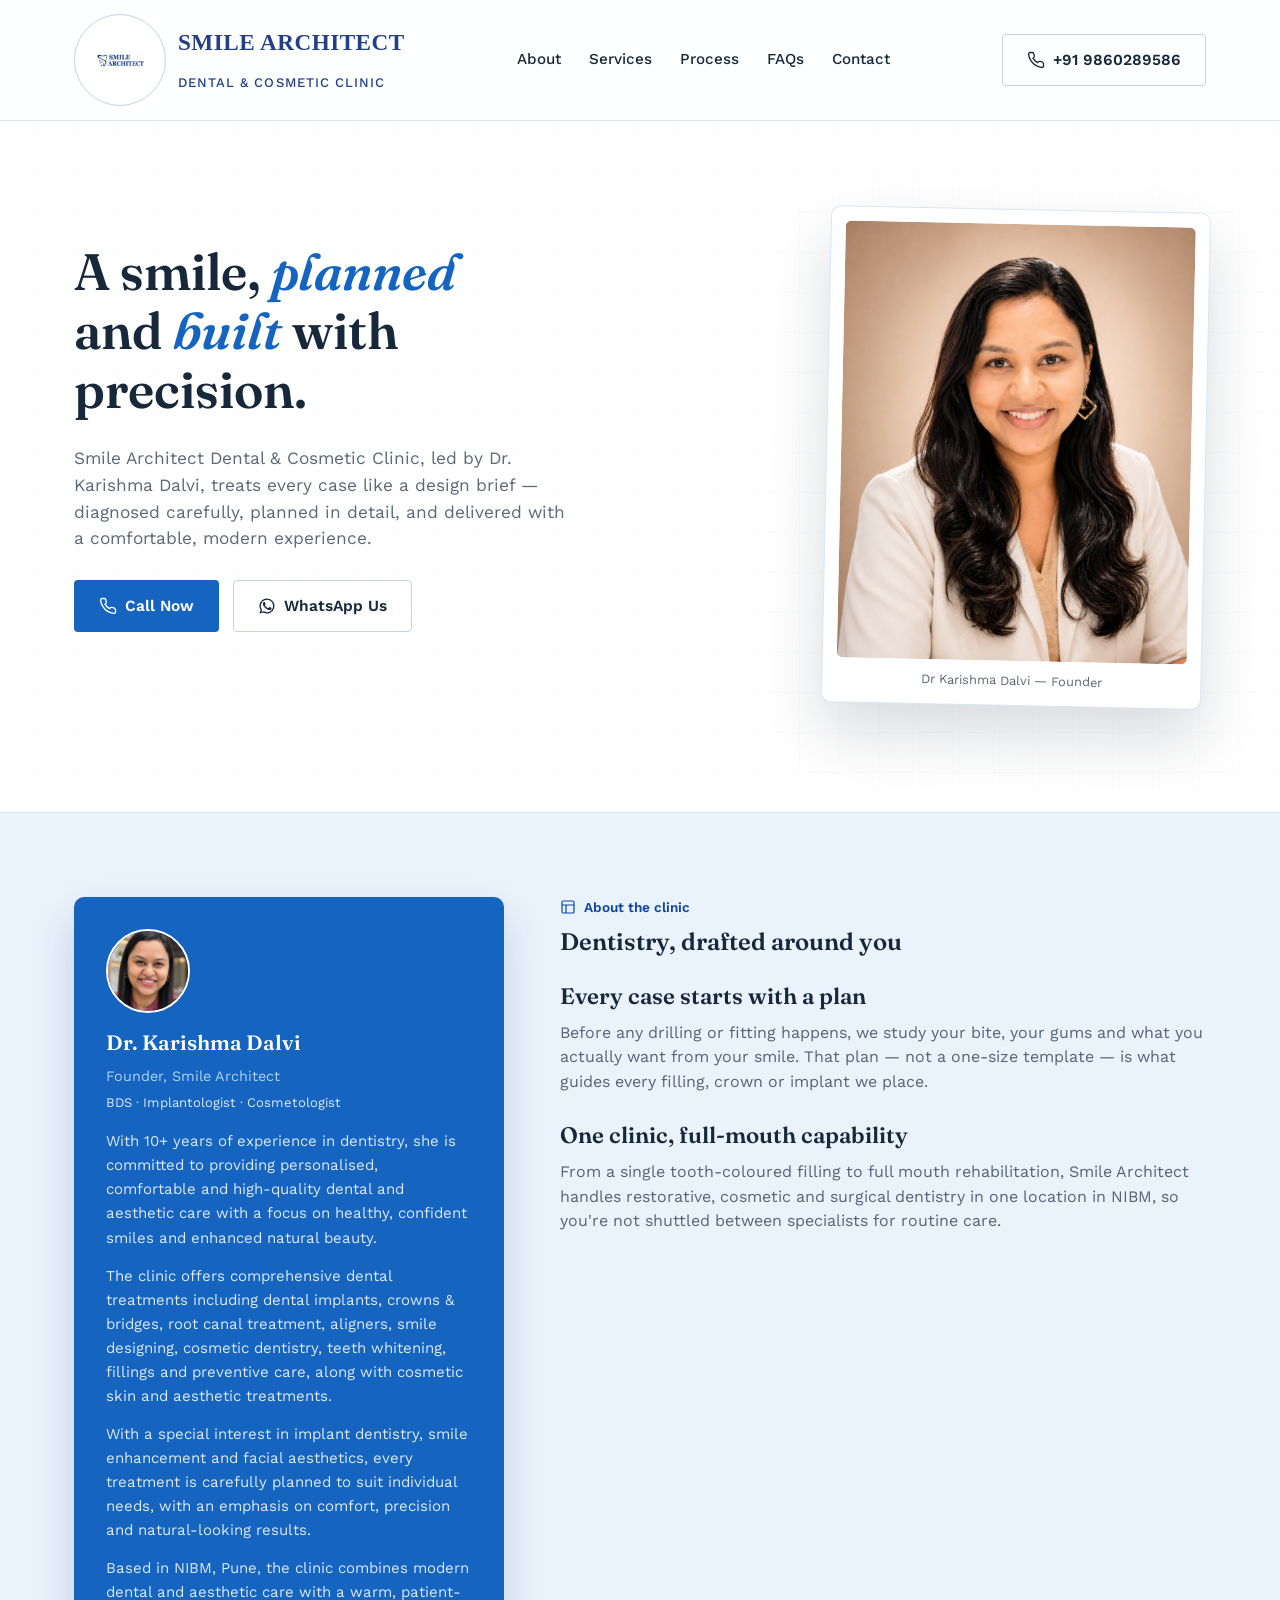
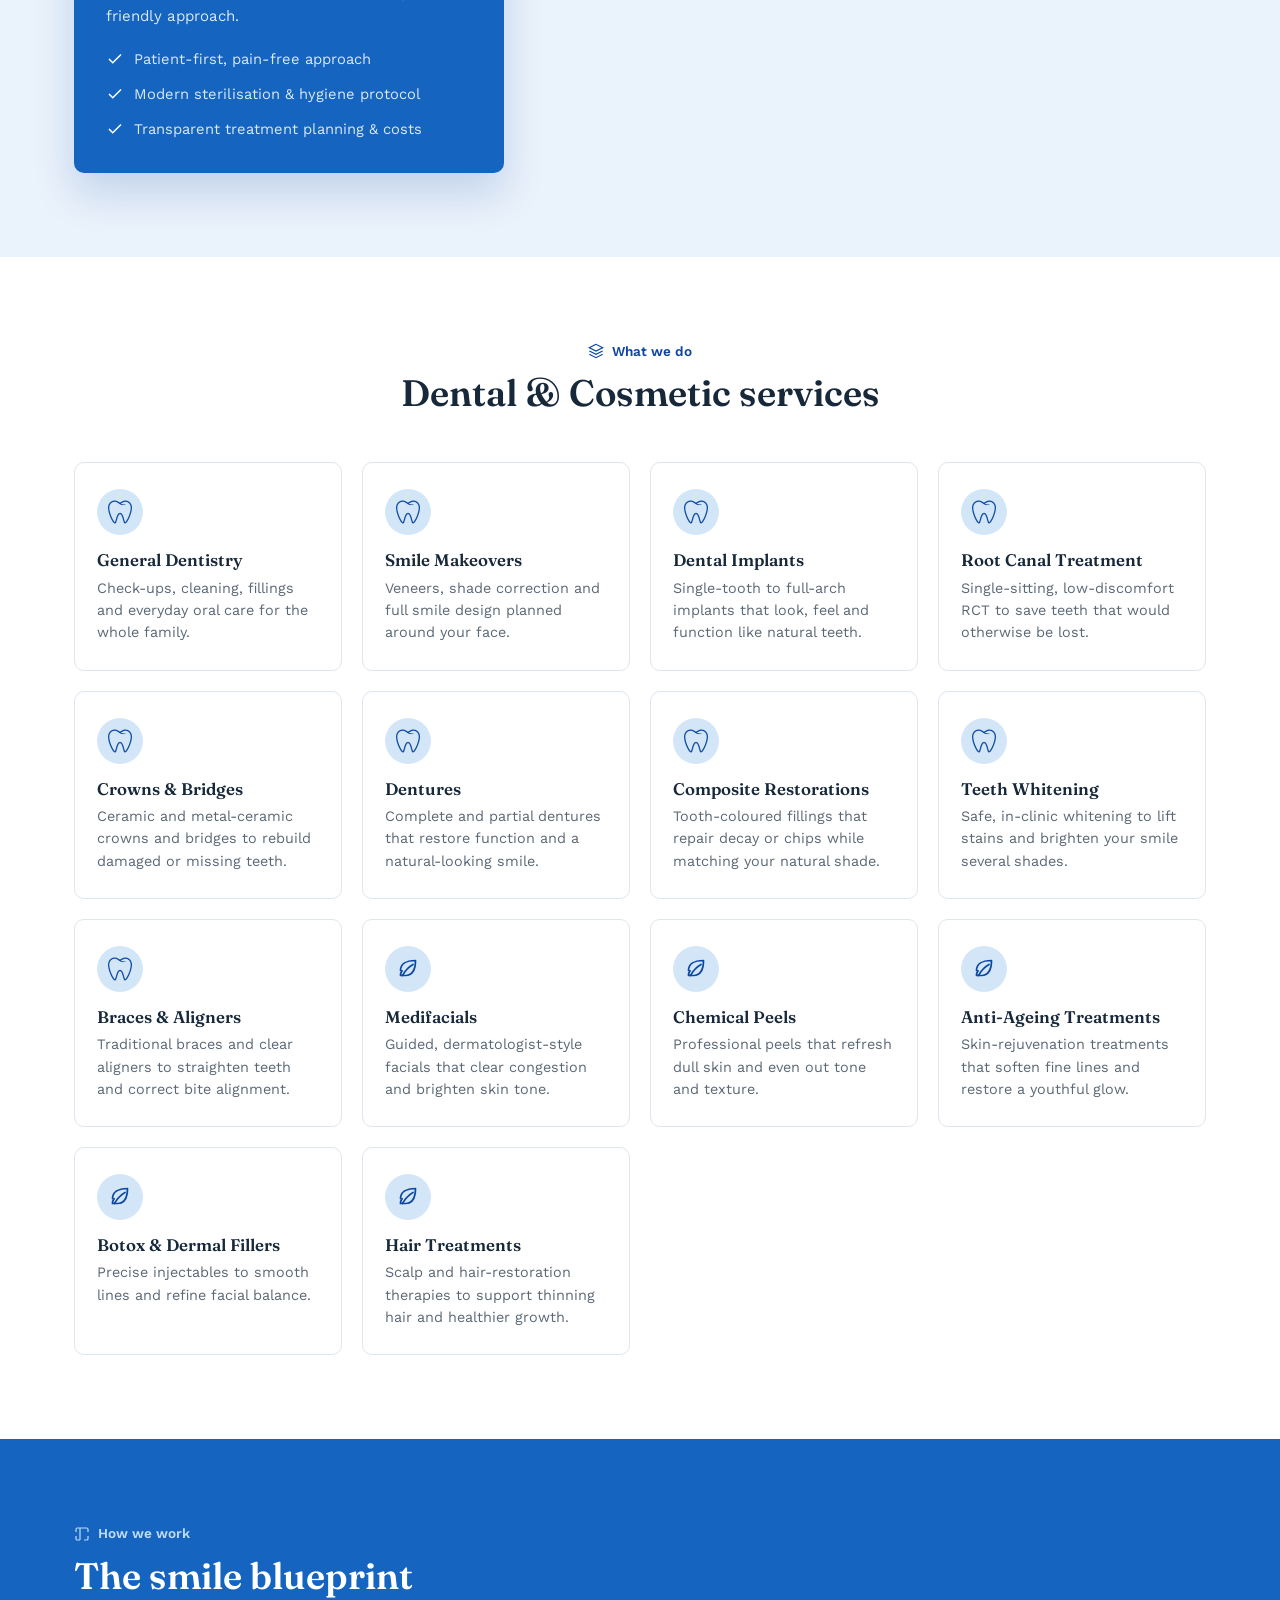
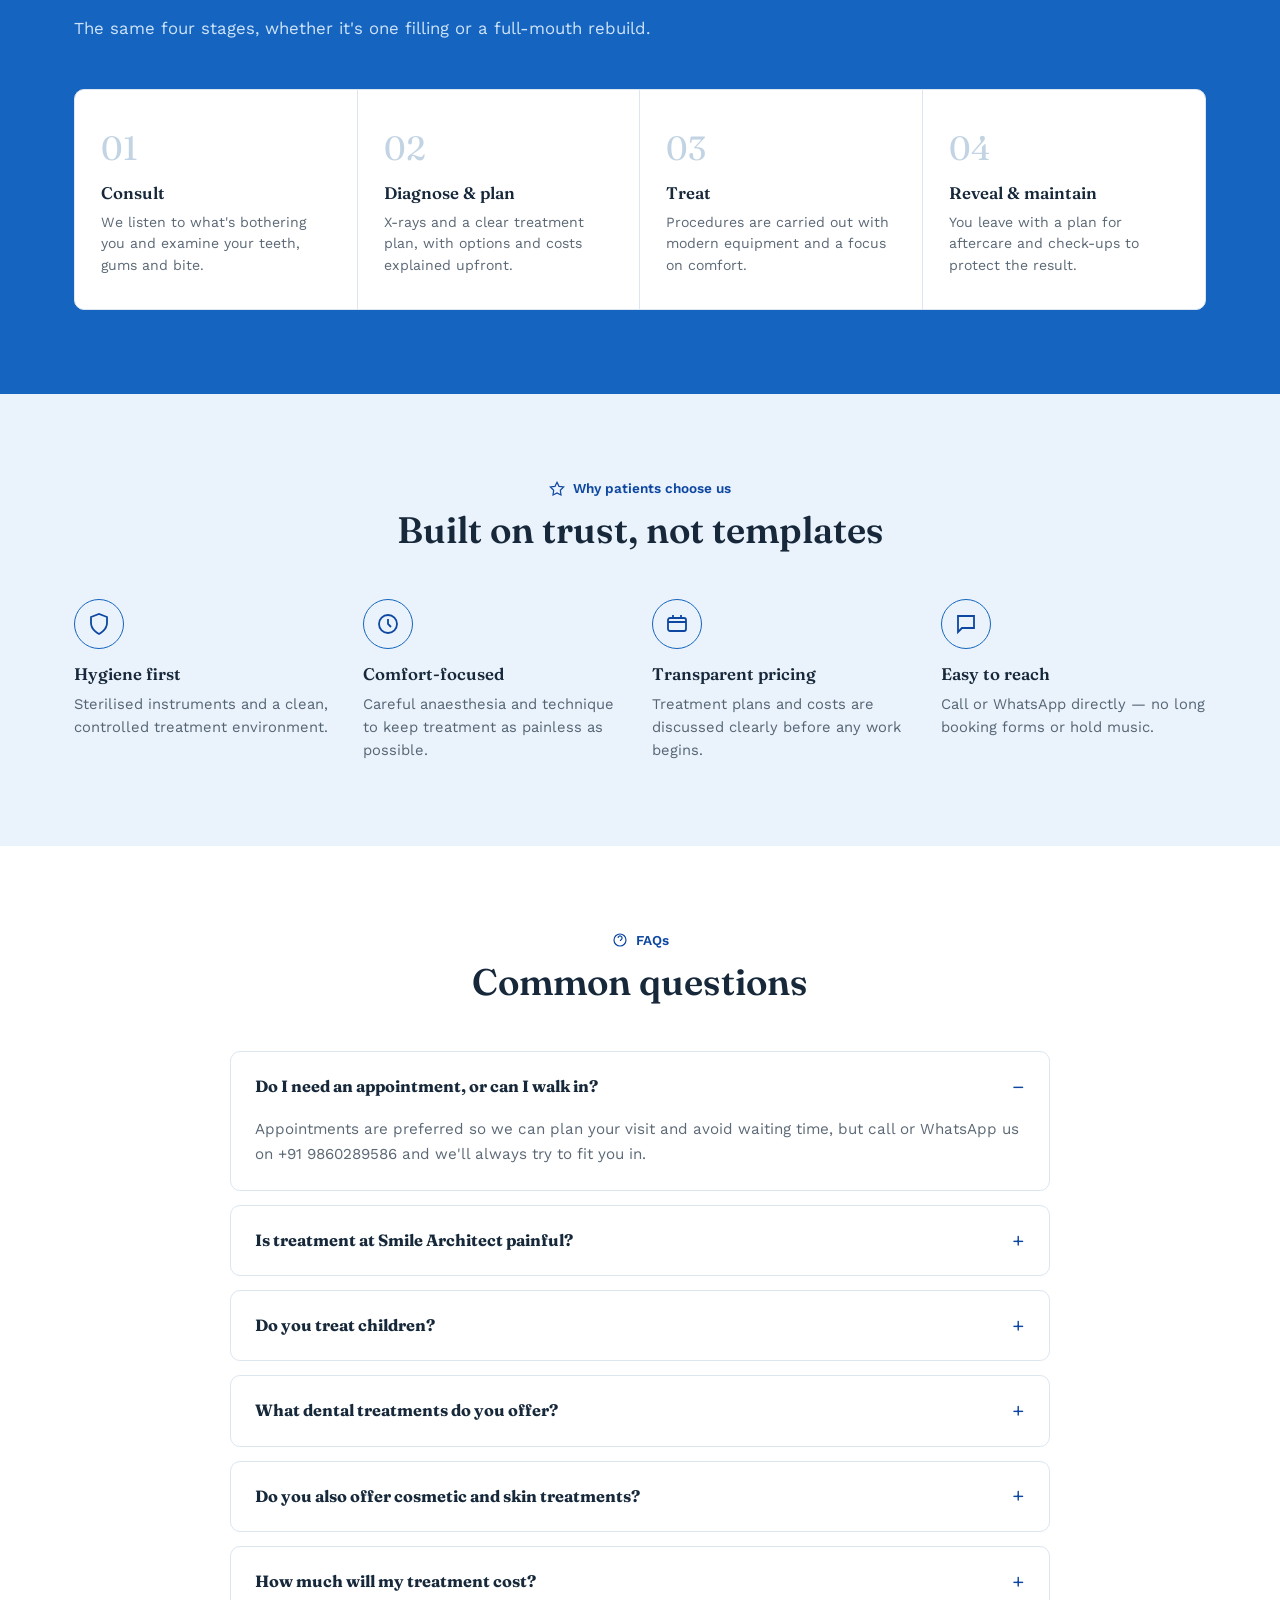
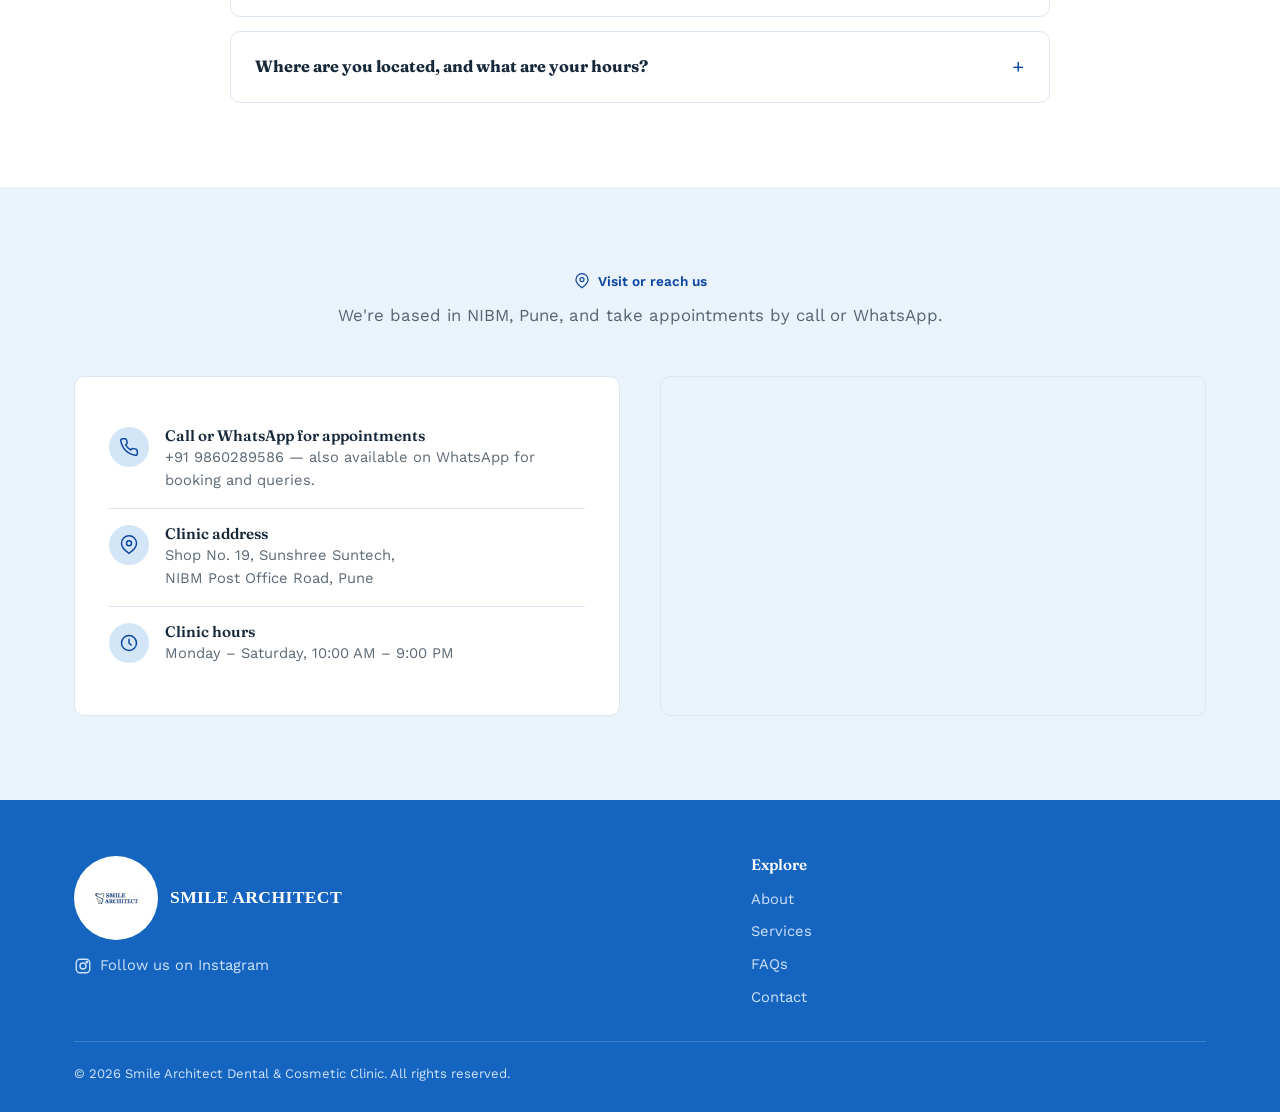
<file: index (8).html>
<!DOCTYPE html>
<html lang="en">
<head>
<meta charset="UTF-8">
<meta name="viewport" content="width=device-width, initial-scale=1.0">
<meta name="color-scheme" content="light only">
<title>Smile Architect Dental &amp; Cosmetic Clinic | Dr. Karishma Dalvi — Best Dentist in NIBM, Pune</title>
<meta name="description" content="Smile Architect Dental & Cosmetic Clinic in NIBM, Pune, led by Dr. Karishma Dalvi. Dental implants, smile makeovers, root canal, crowns, dentures & more. Call or WhatsApp +91 9860289586 to book.">
<meta name="keywords" content="dentist in NIBM Pune, best dental clinic NIBM, Dr Karishma Dalvi dentist, Smile Architect Dental Clinic, dental implants Pune, smile makeover Pune, root canal treatment NIBM, dentures Pune, cosmetic dentist Pune">
<meta name="robots" content="index, follow">
<meta name="author" content="Smile Architect Dental & Cosmetic Clinic">
<link rel="canonical" href="https://www.smilearchitectpune.com/">

<!-- Open Graph -->
<meta property="og:type" content="business.business">
<meta property="og:title" content="Smile Architect Dental & Cosmetic Clinic | Dr. Karishma Dalvi">
<meta property="og:description" content="Dental implants, smile makeovers, root canal, crowns & dentures in NIBM, Pune. Call or WhatsApp +91 9860289586 to book an appointment.">
<meta property="og:image" content="images/smile-makeover-shade.jpg">
<meta property="og:url" content="https://www.smilearchitectpune.com/">
<meta property="og:locale" content="en_IN">
<meta property="og:site_name" content="Smile Architect Dental & Cosmetic Clinic">

<!-- Twitter -->
<meta name="twitter:card" content="summary_large_image">
<meta name="twitter:title" content="Smile Architect Dental & Cosmetic Clinic | Dr. Karishma Dalvi">
<meta name="twitter:description" content="Dental implants, smile makeovers, root canal, crowns & dentures in NIBM, Pune. Call or WhatsApp +91 9860289586 to book.">
<meta name="twitter:image" content="images/smile-makeover-shade.jpg">

<!-- Icons -->
<link rel="icon" type="image/png" sizes="32x32" href="images/favicon-32.png">
<link rel="icon" type="image/png" sizes="16x16" href="images/favicon-16.png">
<link rel="apple-touch-icon" href="images/apple-touch-icon.png">
<meta name="theme-color" content="#16283A">

<link rel="preconnect" href="https://fonts.googleapis.com">
<link rel="preconnect" href="https://fonts.gstatic.com" crossorigin>
<link rel="stylesheet" href="css/styles.css">

<!-- Structured data: Dentist / LocalBusiness -->
<script type="application/ld+json">
{
  "@context": "https://schema.org",
  "@type": "Dentist",
  "name": "Smile Architect Dental & Cosmetic Clinic",
  "image": "https://www.smilearchitectpune.com/images/smile-makeover-shade.jpg",
  "@id": "https://www.smilearchitectpune.com/",
  "url": "https://www.smilearchitectpune.com/",
  "telephone": "+919860289586",
  "priceRange": "₹₹",
  "address": {
    "@type": "PostalAddress",
    "streetAddress": "Shop No. 19, Sunshree Suntech, NIBM Post Office Road",
    "addressLocality": "NIBM, Pune",
    "addressRegion": "Maharashtra",
    "postalCode": "411048",
    "addressCountry": "IN"
  },
  "geo": {
    "@type": "GeoCoordinates",
    "latitude": 18.4712,
    "longitude": 73.8895
  },
  "openingHoursSpecification": [
    {
      "@type": "OpeningHoursSpecification",
      "dayOfWeek": ["Monday","Tuesday","Wednesday","Thursday","Friday","Saturday"],
      "opens": "10:00",
      "closes": "21:00"
    }
  ],
  "medicalSpecialty": "Dentistry",
  "founder": {
    "@type": "Person",
    "name": "Dr. Karishma Dalvi"
  },
  "sameAs": []
}
</script>
</head>
<body>

<a href="#main" class="skip-link">Skip to main content</a>

<!-- ===================== HEADER ===================== -->
<header class="site-header">
  <div class="container header-row">
    <a href="#top" class="brand">
      <img src="images/logo.jpg" alt="Smile Architect Dental & Cosmetic Clinic logo" width="44" height="44">
      <span class="brand-text">
        <span class="brand-name">Smile Architect</span><br>
        <span class="brand-sub">DENTAL &amp; COSMETIC CLINIC</span>
      </span>
    </a>

    <nav class="main-nav" id="mainNav" aria-label="Primary">
      <a href="#about">About</a>
      <a href="#services">Services</a>
      <a href="#process">Process</a>
      <a href="#faq">FAQs</a>
      <a href="#contact">Contact</a>
    </nav>

    <div class="header-cta">
      <a href="tel:+919860289586" class="btn btn-outline">
        <svg viewBox="0 0 24 24" fill="none" stroke="currentColor" stroke-width="1.8"><path d="M22 16.9v3a2 2 0 0 1-2.2 2 19.8 19.8 0 0 1-8.6-3.1 19.5 19.5 0 0 1-6-6 19.8 19.8 0 0 1-3.1-8.7A2 2 0 0 1 4.1 2h3a2 2 0 0 1 2 1.7c.1.9.3 1.8.6 2.7a2 2 0 0 1-.5 2.1L8 9.6a16 16 0 0 0 6 6l1.1-1.2a2 2 0 0 1 2.1-.5c.9.3 1.8.5 2.7.6a2 2 0 0 1 1.7 2z"/></svg>
        +91 9860289586
      </a>
      <button class="nav-toggle" id="navToggle" aria-expanded="false" aria-controls="mainNav" aria-label="Toggle menu">
        <svg viewBox="0 0 24 24" fill="none" stroke="currentColor" stroke-width="1.8"><line x1="3" y1="6" x2="21" y2="6"/><line x1="3" y1="12" x2="21" y2="12"/><line x1="3" y1="18" x2="21" y2="18"/></svg>
      </button>
    </div>
  </div>
</header>

<main id="main">

  <!-- ===================== HERO ===================== -->
  <section class="hero" id="top">
    <div class="container hero-grid">
      <div class="hero-copy">
        <h1>A smile, <em>planned</em> and <em>built</em> with precision.</h1>
        <p class="hero-sub">Smile Architect Dental &amp; Cosmetic Clinic, led by Dr. Karishma Dalvi, treats every case like a design brief — diagnosed carefully, planned in detail, and delivered with a comfortable, modern experience.</p>

        <div class="hero-actions">
          <a href="tel:+919860289586" class="btn btn-primary">
            <svg viewBox="0 0 24 24" fill="none" stroke="currentColor" stroke-width="1.8"><path d="M22 16.9v3a2 2 0 0 1-2.2 2 19.8 19.8 0 0 1-8.6-3.1 19.5 19.5 0 0 1-6-6 19.8 19.8 0 0 1-3.1-8.7A2 2 0 0 1 4.1 2h3a2 2 0 0 1 2 1.7c.1.9.3 1.8.6 2.7a2 2 0 0 1-.5 2.1L8 9.6a16 16 0 0 0 6 6l1.1-1.2a2 2 0 0 1 2.1-.5c.9.3 1.8.5 2.7.6a2 2 0 0 1 1.7 2z"/></svg>
            Call Now
          </a>
          <a href="https://wa.me/919860289586?text=Hi%2C%20I%27d%20like%20to%20book%20a%20dental%20appointment%20at%20Smile%20Architect." class="btn btn-ghost-light" target="_blank" rel="noopener">
            <svg viewBox="0 0 24 24" fill="currentColor"><path d="M17.5 14.4c-.3-.1-1.7-.8-2-1-.3-.1-.5-.1-.6.1-.2.3-.7 1-.9 1.2-.2.2-.3.2-.6.1-.3-.1-1.3-.5-2.4-1.5-.9-.8-1.5-1.8-1.7-2.1-.2-.3 0-.5.1-.6.1-.1.3-.3.4-.5.1-.1.2-.3.3-.4.1-.2 0-.4 0-.5 0-.1-.6-1.5-.8-2-.2-.5-.4-.5-.6-.5h-.5c-.2 0-.5.1-.7.3-.3.3-1 1-1 2.4s1 2.8 1.2 3c.1.2 2 3.1 4.9 4.3.7.3 1.2.5 1.6.6.7.2 1.3.2 1.8.1.5-.1 1.7-.7 1.9-1.4.2-.7.2-1.2.2-1.4-.1-.1-.3-.2-.6-.3z"/><path d="M12 2a10 10 0 0 0-8.6 15.1L2 22l5-1.3A10 10 0 1 0 12 2zm0 18.2a8.1 8.1 0 0 1-4.2-1.1l-.3-.2-3 .8.8-2.9-.2-.3A8.2 8.2 0 1 1 12 20.2z"/></svg>
            WhatsApp Us
          </a>
        </div>
      </div>

      <figure class="hero-visual hero-visual--portrait">
        <img src="images/dr-karishma-dalvi.jpg" alt="Dr. Karishma Dalvi, Founder of Smile Architect Dental & Cosmetic Clinic, Pune" width="900" height="1124" loading="eager">
        <figcaption>Dr Karishma Dalvi — Founder</figcaption>
      </figure>
    </div>
  </section>

  <!-- ===================== ABOUT ===================== -->
  <section id="about">
    <div class="container about-grid">
      <div class="about-card">
        <img src="images/dr-karishma-dalvi-portrait.jpg" alt="Dr. Karishma Dalvi portrait" width="84" height="84" class="about-card-portrait">
        <h3>Dr. Karishma Dalvi</h3>
        <p class="role">Founder, Smile Architect</p>
        <p class="credentials">BDS &middot; Implantologist &middot; Cosmetologist</p>
        <p>With 10+ years of experience in dentistry, she is committed to providing personalised, comfortable and high-quality dental and aesthetic care with a focus on healthy, confident smiles and enhanced natural beauty.</p>
        <p>The clinic offers comprehensive dental treatments including dental implants, crowns &amp; bridges, root canal treatment, aligners, smile designing, cosmetic dentistry, teeth whitening, fillings and preventive care, along with cosmetic skin and aesthetic treatments.</p>
        <p>With a special interest in implant dentistry, smile enhancement and facial aesthetics, every treatment is carefully planned to suit individual needs, with an emphasis on comfort, precision and natural-looking results.</p>
        <p>Based in NIBM, Pune, the clinic combines modern dental and aesthetic care with a warm, patient-friendly approach.</p>
        <ul class="about-list">
          <li><svg viewBox="0 0 24 24" fill="none" stroke="currentColor" stroke-width="2"><polyline points="20 6 9 17 4 12"/></svg> Patient-first, pain-free approach</li>
          <li><svg viewBox="0 0 24 24" fill="none" stroke="currentColor" stroke-width="2"><polyline points="20 6 9 17 4 12"/></svg> Modern sterilisation &amp; hygiene protocol</li>
          <li><svg viewBox="0 0 24 24" fill="none" stroke="currentColor" stroke-width="2"><polyline points="20 6 9 17 4 12"/></svg> Transparent treatment planning &amp; costs</li>
        </ul>
      </div>

      <div class="about-copy">
        <span class="kicker">
          <svg viewBox="0 0 24 24" fill="none" stroke="currentColor" stroke-width="1.8"><rect x="3" y="3" width="18" height="18" rx="2"/><path d="M3 9h18M9 21V9"/></svg>
          About the clinic
        </span>
        <h2>Dentistry, drafted around you</h2>
        <h3>Every case starts with a plan</h3>
        <p>Before any drilling or fitting happens, we study your bite, your gums and what you actually want from your smile. That plan — not a one-size template — is what guides every filling, crown or implant we place.</p>
        <h3>One clinic, full-mouth capability</h3>
        <p>From a single tooth-coloured filling to full mouth rehabilitation, Smile Architect handles restorative, cosmetic and surgical dentistry in one location in NIBM, so you're not shuttled between specialists for routine care.</p>
      </div>
    </div>
  </section>

  <!-- ===================== SERVICES ===================== -->
  <section class="alt" id="services">
    <div class="container">
      <div class="section-head center">
        <span class="kicker">
          <svg viewBox="0 0 24 24" fill="none" stroke="currentColor" stroke-width="1.8"><path d="M12 2 2 7l10 5 10-5-10-5zM2 17l10 5 10-5M2 12l10 5 10-5"/></svg>
          What we do
        </span>
        <h2>Dental &amp; Cosmetic services</h2>
      </div>

      <div class="services-grid">

        <div class="service-card">
          <div class="service-icon"><span class="tooth-icon" aria-hidden="true"></span></div>
          <h3>General Dentistry</h3>
          <p>Check-ups, cleaning, fillings and everyday oral care for the whole family.</p>
        </div>

        <div class="service-card">
          <div class="service-icon"><span class="tooth-icon" aria-hidden="true"></span></div>
          <h3>Smile Makeovers</h3>
          <p>Veneers, shade correction and full smile design planned around your face.</p>
        </div>

        <div class="service-card">
          <div class="service-icon"><span class="tooth-icon" aria-hidden="true"></span></div>
          <h3>Dental Implants</h3>
          <p>Single-tooth to full-arch implants that look, feel and function like natural teeth.</p>
        </div>

        <div class="service-card">
          <div class="service-icon"><span class="tooth-icon" aria-hidden="true"></span></div>
          <h3>Root Canal Treatment</h3>
          <p>Single-sitting, low-discomfort RCT to save teeth that would otherwise be lost.</p>
        </div>

        <div class="service-card">
          <div class="service-icon"><span class="tooth-icon" aria-hidden="true"></span></div>
          <h3>Crowns &amp; Bridges</h3>
          <p>Ceramic and metal-ceramic crowns and bridges to rebuild damaged or missing teeth.</p>
        </div>

        <div class="service-card">
          <div class="service-icon"><span class="tooth-icon" aria-hidden="true"></span></div>
          <h3>Dentures</h3>
          <p>Complete and partial dentures that restore function and a natural-looking smile.</p>
        </div>

        <div class="service-card">
          <div class="service-icon"><span class="tooth-icon" aria-hidden="true"></span></div>
          <h3>Composite Restorations</h3>
          <p>Tooth-coloured fillings that repair decay or chips while matching your natural shade.</p>
        </div>

        <div class="service-card">
          <div class="service-icon"><span class="tooth-icon" aria-hidden="true"></span></div>
          <h3>Teeth Whitening</h3>
          <p>Safe, in-clinic whitening to lift stains and brighten your smile several shades.</p>
        </div>

        <div class="service-card">
          <div class="service-icon"><span class="tooth-icon" aria-hidden="true"></span></div>
          <h3>Braces &amp; Aligners</h3>
          <p>Traditional braces and clear aligners to straighten teeth and correct bite alignment.</p>
        </div>

        <div class="service-card">
          <div class="service-icon service-icon--leaf"><svg class="leaf-icon" viewBox="0 0 24 24" fill="none" stroke="currentColor" stroke-width="1.7" stroke-linecap="round" stroke-linejoin="round" aria-hidden="true"><path d="M4.5 13.5C4.5 7.5 9.5 3.5 19.5 3.5c0 10-4 15-10 15H4.5c0-1.2 0-2.9 1.6-4.6z"/><path d="M6.5 18.5C9 14 12.5 10 17 7.5"/></svg></div>
          <h3>Medifacials</h3>
          <p>Guided, dermatologist-style facials that clear congestion and brighten skin tone.</p>
        </div>

        <div class="service-card">
          <div class="service-icon service-icon--leaf"><svg class="leaf-icon" viewBox="0 0 24 24" fill="none" stroke="currentColor" stroke-width="1.7" stroke-linecap="round" stroke-linejoin="round" aria-hidden="true"><path d="M4.5 13.5C4.5 7.5 9.5 3.5 19.5 3.5c0 10-4 15-10 15H4.5c0-1.2 0-2.9 1.6-4.6z"/><path d="M6.5 18.5C9 14 12.5 10 17 7.5"/></svg></div>
          <h3>Chemical Peels</h3>
          <p>Professional peels that refresh dull skin and even out tone and texture.</p>
        </div>

        <div class="service-card">
          <div class="service-icon service-icon--leaf"><svg class="leaf-icon" viewBox="0 0 24 24" fill="none" stroke="currentColor" stroke-width="1.7" stroke-linecap="round" stroke-linejoin="round" aria-hidden="true"><path d="M4.5 13.5C4.5 7.5 9.5 3.5 19.5 3.5c0 10-4 15-10 15H4.5c0-1.2 0-2.9 1.6-4.6z"/><path d="M6.5 18.5C9 14 12.5 10 17 7.5"/></svg></div>
          <h3>Anti-Ageing Treatments</h3>
          <p>Skin-rejuvenation treatments that soften fine lines and restore a youthful glow.</p>
        </div>

        <div class="service-card">
          <div class="service-icon service-icon--leaf"><svg class="leaf-icon" viewBox="0 0 24 24" fill="none" stroke="currentColor" stroke-width="1.7" stroke-linecap="round" stroke-linejoin="round" aria-hidden="true"><path d="M4.5 13.5C4.5 7.5 9.5 3.5 19.5 3.5c0 10-4 15-10 15H4.5c0-1.2 0-2.9 1.6-4.6z"/><path d="M6.5 18.5C9 14 12.5 10 17 7.5"/></svg></div>
          <h3>Botox &amp; Dermal Fillers</h3>
          <p>Precise injectables to smooth lines and refine facial balance.</p>
        </div>

        <div class="service-card">
          <div class="service-icon service-icon--leaf"><svg class="leaf-icon" viewBox="0 0 24 24" fill="none" stroke="currentColor" stroke-width="1.7" stroke-linecap="round" stroke-linejoin="round" aria-hidden="true"><path d="M4.5 13.5C4.5 7.5 9.5 3.5 19.5 3.5c0 10-4 15-10 15H4.5c0-1.2 0-2.9 1.6-4.6z"/><path d="M6.5 18.5C9 14 12.5 10 17 7.5"/></svg></div>
          <h3>Hair Treatments</h3>
          <p>Scalp and hair-restoration therapies to support thinning hair and healthier growth.</p>
        </div>

      </div>
    </div>
  </section>

  <!-- ===================== PROCESS ===================== -->
  <section id="process">
    <div class="container">
      <div class="section-head">
        <span class="kicker">
          <svg viewBox="0 0 24 24" fill="none" stroke="currentColor" stroke-width="1.8"><path d="M9 3H5a2 2 0 0 0-2 2v4m6-6h10a2 2 0 0 1 2 2v4M9 3v18M3 15v4a2 2 0 0 0 2 2h4m6 0h4a2 2 0 0 0 2-2v-4"/></svg>
          How we work
        </span>
        <h2>The smile blueprint</h2>
        <p>The same four stages, whether it's one filling or a full-mouth rebuild.</p>
      </div>

      <div class="process-strip">
        <div class="process-step">
          <span class="process-num">01</span>
          <h3>Consult</h3>
          <p>We listen to what's bothering you and examine your teeth, gums and bite.</p>
        </div>
        <div class="process-step">
          <span class="process-num">02</span>
          <h3>Diagnose &amp; plan</h3>
          <p>X-rays and a clear treatment plan, with options and costs explained upfront.</p>
        </div>
        <div class="process-step">
          <span class="process-num">03</span>
          <h3>Treat</h3>
          <p>Procedures are carried out with modern equipment and a focus on comfort.</p>
        </div>
        <div class="process-step">
          <span class="process-num">04</span>
          <h3>Reveal &amp; maintain</h3>
          <p>You leave with a plan for aftercare and check-ups to protect the result.</p>
        </div>
      </div>
    </div>
  </section>

  <!-- ===================== WHY US ===================== -->
  <section id="why">
    <div class="container">
      <div class="section-head center">
        <span class="kicker">
          <svg viewBox="0 0 24 24" fill="none" stroke="currentColor" stroke-width="1.8"><path d="M12 2l3 6 7 1-5 5 1 7-6-3-6 3 1-7-5-5 7-1 3-6z"/></svg>
          Why patients choose us
        </span>
        <h2>Built on trust, not templates</h2>
      </div>

      <div class="why-grid">
        <div class="why-item">
          <div class="why-icon"><svg viewBox="0 0 24 24" fill="none" stroke="currentColor" stroke-width="1.8"><path d="M12 22s8-4 8-11V5l-8-3-8 3v6c0 7 8 11 8 11z"/></svg></div>
          <h3>Hygiene first</h3>
          <p>Sterilised instruments and a clean, controlled treatment environment.</p>
        </div>
        <div class="why-item">
          <div class="why-icon"><svg viewBox="0 0 24 24" fill="none" stroke="currentColor" stroke-width="1.8"><circle cx="12" cy="12" r="9"/><path d="M12 7v5l3 3"/></svg></div>
          <h3>Comfort-focused</h3>
          <p>Careful anaesthesia and technique to keep treatment as painless as possible.</p>
        </div>
        <div class="why-item">
          <div class="why-icon"><svg viewBox="0 0 24 24" fill="none" stroke="currentColor" stroke-width="1.8"><rect x="3" y="6" width="18" height="13" rx="2"/><path d="M3 10h18M8 3v4M16 3v4"/></svg></div>
          <h3>Transparent pricing</h3>
          <p>Treatment plans and costs are discussed clearly before any work begins.</p>
        </div>
        <div class="why-item">
          <div class="why-icon"><svg viewBox="0 0 24 24" fill="none" stroke="currentColor" stroke-width="1.8"><path d="M4 4h16v12H8l-4 4V4z"/></svg></div>
          <h3>Easy to reach</h3>
          <p>Call or WhatsApp directly — no long booking forms or hold music.</p>
        </div>
      </div>
    </div>
  </section>

  <!-- ===================== FAQ ===================== -->
  <section class="alt" id="faq">
    <div class="container">
      <div class="section-head center">
        <span class="kicker">
          <svg viewBox="0 0 24 24" fill="none" stroke="currentColor" stroke-width="1.8"><circle cx="12" cy="12" r="9"/><path d="M9.1 9a3 3 0 1 1 4.9 2.3c-.8.6-1.5 1.2-1.5 2.2"/><path d="M12 17.5h.01"/></svg>
          FAQs
        </span>
        <h2>Common questions</h2>
      </div>

      <div class="faq-list">
        <details class="faq-item" open>
          <summary>Do I need an appointment, or can I walk in?</summary>
          <p>Appointments are preferred so we can plan your visit and avoid waiting time, but call or WhatsApp us on +91 9860289586 and we'll always try to fit you in.</p>
        </details>
        <details class="faq-item">
          <summary>Is treatment at Smile Architect painful?</summary>
          <p>We take a patient-first, pain-free approach — careful anaesthesia and technique are used throughout, and every step is explained before it happens.</p>
        </details>
        <details class="faq-item">
          <summary>Do you treat children?</summary>
          <p>Yes. We offer gentle, friendly kids' dentistry that helps children feel comfortable and at ease in the chair.</p>
        </details>
        <details class="faq-item">
          <summary>What dental treatments do you offer?</summary>
          <p>Everything from routine check-ups and cleanings to root canal treatment, crowns &amp; bridges, dental implants, dentures, composite restorations, teeth whitening, and braces &amp; aligners.</p>
        </details>
        <details class="faq-item">
          <summary>Do you also offer cosmetic and skin treatments?</summary>
          <p>Yes — alongside dentistry, we offer medifacials, chemical peels, anti-ageing treatments, Botox &amp; dermal fillers, and hair treatments.</p>
        </details>
        <details class="faq-item">
          <summary>How much will my treatment cost?</summary>
          <p>Costs depend on the treatment you need. We discuss your treatment plan and costs clearly before any work begins, with no surprises.</p>
        </details>
        <details class="faq-item">
          <summary>Where are you located, and what are your hours?</summary>
          <p>We're at Shop No. 19, Sunshree Suntech, NIBM Post Office Road, Pune, open Monday–Saturday, 10:00 AM – 9:00 PM.</p>
        </details>
      </div>
    </div>
  </section>

  <!-- ===================== CONTACT ===================== -->
  <section id="contact">
    <div class="container">
      <div class="section-head center">
        <span class="kicker">
          <svg viewBox="0 0 24 24" fill="none" stroke="currentColor" stroke-width="1.8"><path d="M21 10c0 6-9 12-9 12S3 16 3 10a9 9 0 0 1 18 0z"/><circle cx="12" cy="10" r="3"/></svg>
          Visit or reach us
        </span>
        <p>We're based in NIBM, Pune, and take appointments by call or WhatsApp.</p>
      </div>

      <div class="contact-grid">
        <div class="contact-card">

          <div class="contact-row">
            <span class="icon"><svg viewBox="0 0 24 24" fill="none" stroke="currentColor" stroke-width="1.8"><path d="M22 16.9v3a2 2 0 0 1-2.2 2 19.8 19.8 0 0 1-8.6-3.1 19.5 19.5 0 0 1-6-6 19.8 19.8 0 0 1-3.1-8.7A2 2 0 0 1 4.1 2h3a2 2 0 0 1 2 1.7c.1.9.3 1.8.6 2.7a2 2 0 0 1-.5 2.1L8 9.6a16 16 0 0 0 6 6l1.1-1.2a2 2 0 0 1 2.1-.5c.9.3 1.8.5 2.7.6a2 2 0 0 1 1.7 2z"/></svg></span>
            <div>
              <h4>Call or WhatsApp for appointments</h4>
              <p><a href="tel:+919860289586">+91 9860289586</a> — also available on WhatsApp for booking and queries.</p>
            </div>
          </div>

          <div class="contact-row">
            <span class="icon"><svg viewBox="0 0 24 24" fill="none" stroke="currentColor" stroke-width="1.8"><path d="M21 10c0 6-9 12-9 12S3 16 3 10a9 9 0 0 1 18 0z"/><circle cx="12" cy="10" r="3"/></svg></span>
            <div>
              <h4>Clinic address</h4>
              <p>Shop No. 19, Sunshree Suntech,<br>NIBM Post Office Road, Pune</p>
            </div>
          </div>

          <div class="contact-row">
            <span class="icon"><svg viewBox="0 0 24 24" fill="none" stroke="currentColor" stroke-width="1.8"><circle cx="12" cy="12" r="9"/><path d="M12 7v5l3 3"/></svg></span>
            <div>
              <h4>Clinic hours</h4>
              <p>Monday – Saturday, 10:00 AM – 9:00 PM</p>
            </div>
          </div>

        </div>

        <div class="map-wrap">
          <iframe
            src="https://www.google.com/maps?q=SMILE+ARCHITECT+Dental+and+Cosmetic+Clinic%2C+Sunshree+Suntech%2C+NIBM+Post+Office+Rd%2C+Pune%2C+Maharashtra+411048&z=17&output=embed"
            loading="lazy"
            referrerpolicy="no-referrer-when-downgrade"
            title="Map to Smile Architect Dental & Cosmetic Clinic, NIBM, Pune"
            aria-label="Map to Smile Architect Dental & Cosmetic Clinic">
          </iframe>
        </div>
      </div>
    </div>
  </section>

</main>

<!-- ===================== MOBILE STICKY BAR ===================== -->
<div class="mobile-bar">
  <div class="row">
    <a href="tel:+919860289586">
      <svg viewBox="0 0 24 24" fill="none" stroke="currentColor" stroke-width="1.8"><path d="M22 16.9v3a2 2 0 0 1-2.2 2 19.8 19.8 0 0 1-8.6-3.1 19.5 19.5 0 0 1-6-6 19.8 19.8 0 0 1-3.1-8.7A2 2 0 0 1 4.1 2h3a2 2 0 0 1 2 1.7c.1.9.3 1.8.6 2.7a2 2 0 0 1-.5 2.1L8 9.6a16 16 0 0 0 6 6l1.1-1.2a2 2 0 0 1 2.1-.5c.9.3 1.8.5 2.7.6a2 2 0 0 1 1.7 2z"/></svg>
      Call Now
    </a>
    <a href="https://wa.me/919860289586?text=Hi%2C%20I%27d%20like%20to%20book%20a%20dental%20appointment%20at%20Smile%20Architect." target="_blank" rel="noopener">
      <svg viewBox="0 0 24 24" fill="currentColor"><path d="M17.5 14.4c-.3-.1-1.7-.8-2-1-.3-.1-.5-.1-.6.1-.2.3-.7 1-.9 1.2-.2.2-.3.2-.6.1-.3-.1-1.3-.5-2.4-1.5-.9-.8-1.5-1.8-1.7-2.1-.2-.3 0-.5.1-.6.1-.1.3-.3.4-.5.1-.1.2-.3.3-.4.1-.2 0-.4 0-.5 0-.1-.6-1.5-.8-2-.2-.5-.4-.5-.6-.5h-.5c-.2 0-.5.1-.7.3-.3.3-1 1-1 2.4s1 2.8 1.2 3c.1.2 2 3.1 4.9 4.3.7.3 1.2.5 1.6.6.7.2 1.3.2 1.8.1.5-.1 1.7-.7 1.9-1.4.2-.7.2-1.2.2-1.4-.1-.1-.3-.2-.6-.3z"/><path d="M12 2a10 10 0 0 0-8.6 15.1L2 22l5-1.3A10 10 0 1 0 12 2zm0 18.2a8.1 8.1 0 0 1-4.2-1.1l-.3-.2-3 .8.8-2.9-.2-.3A8.2 8.2 0 1 1 12 20.2z"/></svg>
      WhatsApp
    </a>
  </div>
</div>

<!-- ===================== FOOTER ===================== -->
<footer>
  <div class="container">
    <div class="footer-grid">
      <div>
        <div class="footer-brand">
          <img src="images/logo.jpg" alt="Smile Architect logo" width="40" height="40">
          <span>Smile Architect</span>
        </div>
        <a class="footer-social" href="https://www.instagram.com/smilearchitect_by_drkarishma/" target="_blank" rel="noopener">
          <svg viewBox="0 0 24 24" fill="none" stroke="currentColor" stroke-width="1.8"><rect x="3" y="3" width="18" height="18" rx="5"/><circle cx="12" cy="12" r="4"/><circle cx="17.2" cy="6.8" r="1"/></svg>
          Follow us on Instagram
        </a>
      </div>
      <div class="footer-col">
        <h4>Explore</h4>
        <ul>
          <li><a href="#about">About</a></li>
          <li><a href="#services">Services</a></li>
          <li><a href="#faq">FAQs</a></li>
          <li><a href="#contact">Contact</a></li>
        </ul>
      </div>
    </div>
    <div class="footer-bottom">
      <span>© <span id="year"></span> Smile Architect Dental &amp; Cosmetic Clinic. All rights reserved.</span>
    </div>
  </div>
</footer>

<script src="js/script.js"></script>
</body>
</html>
</file>
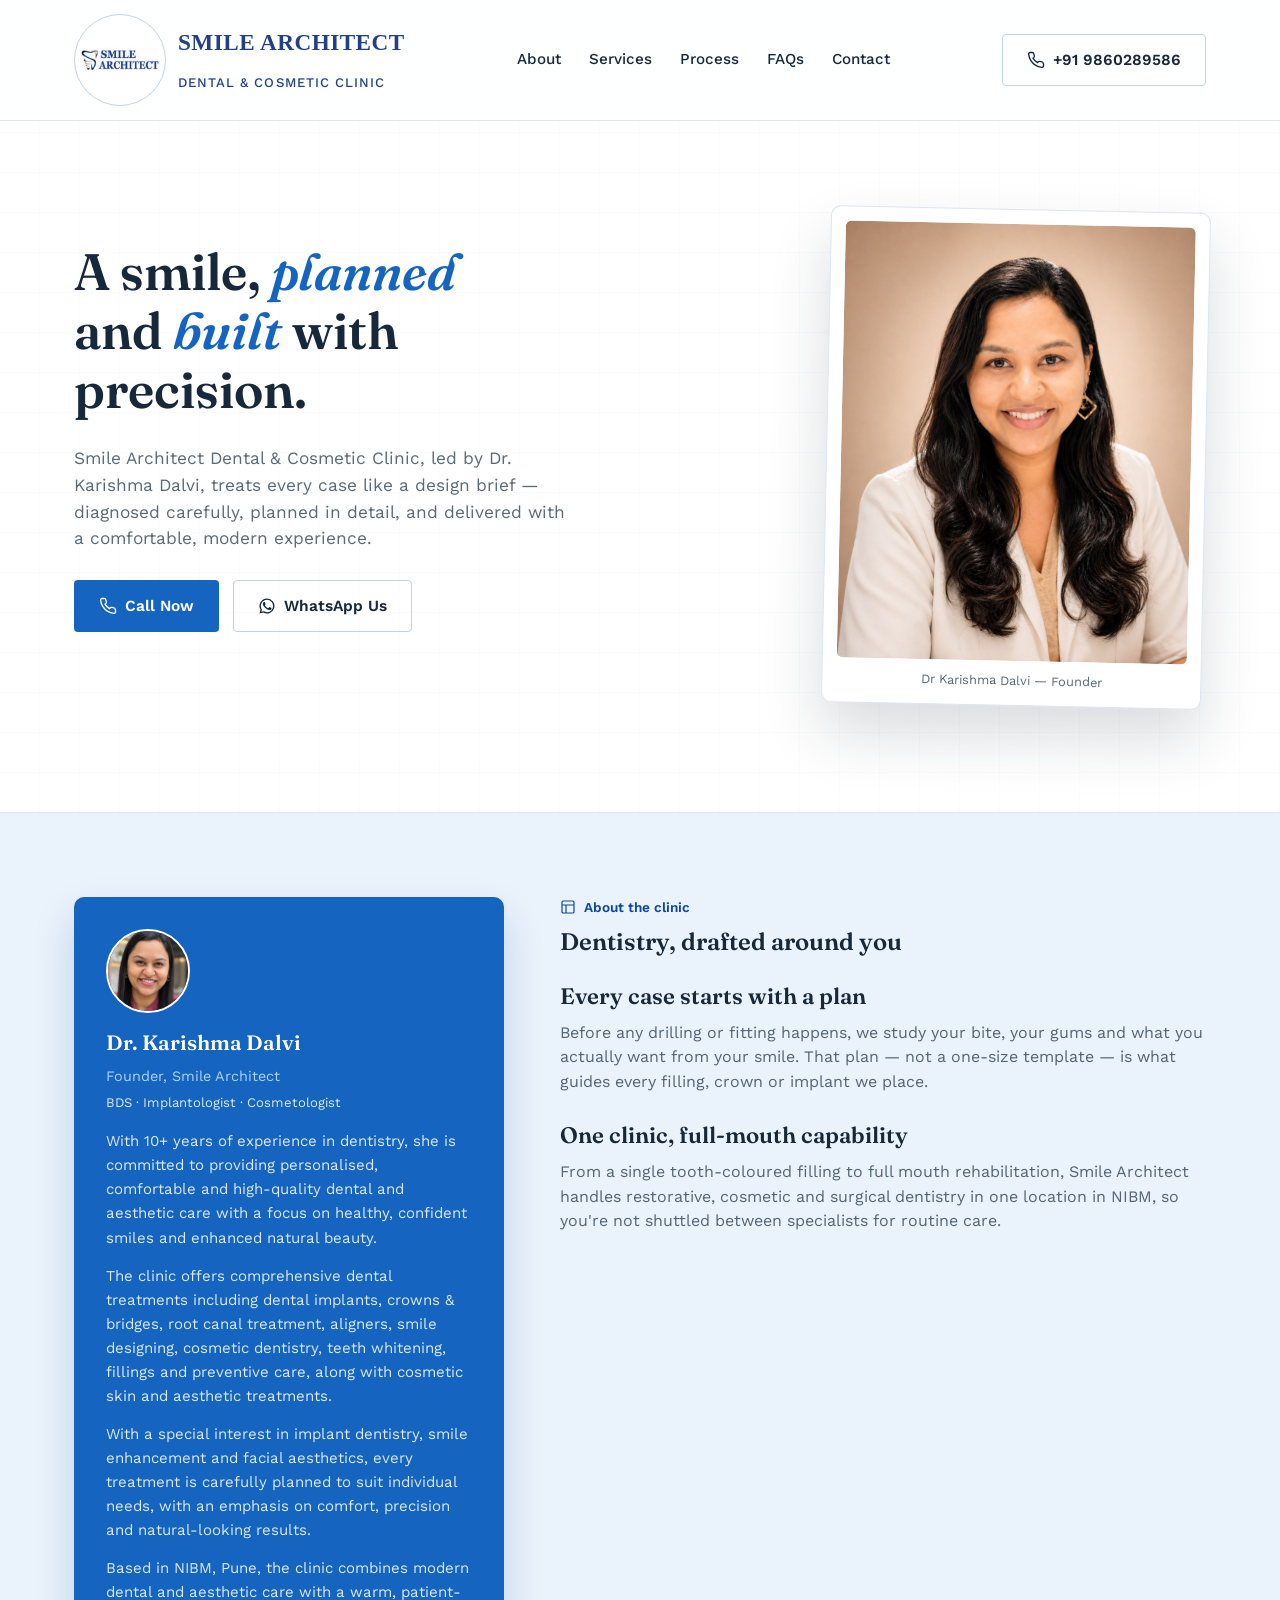
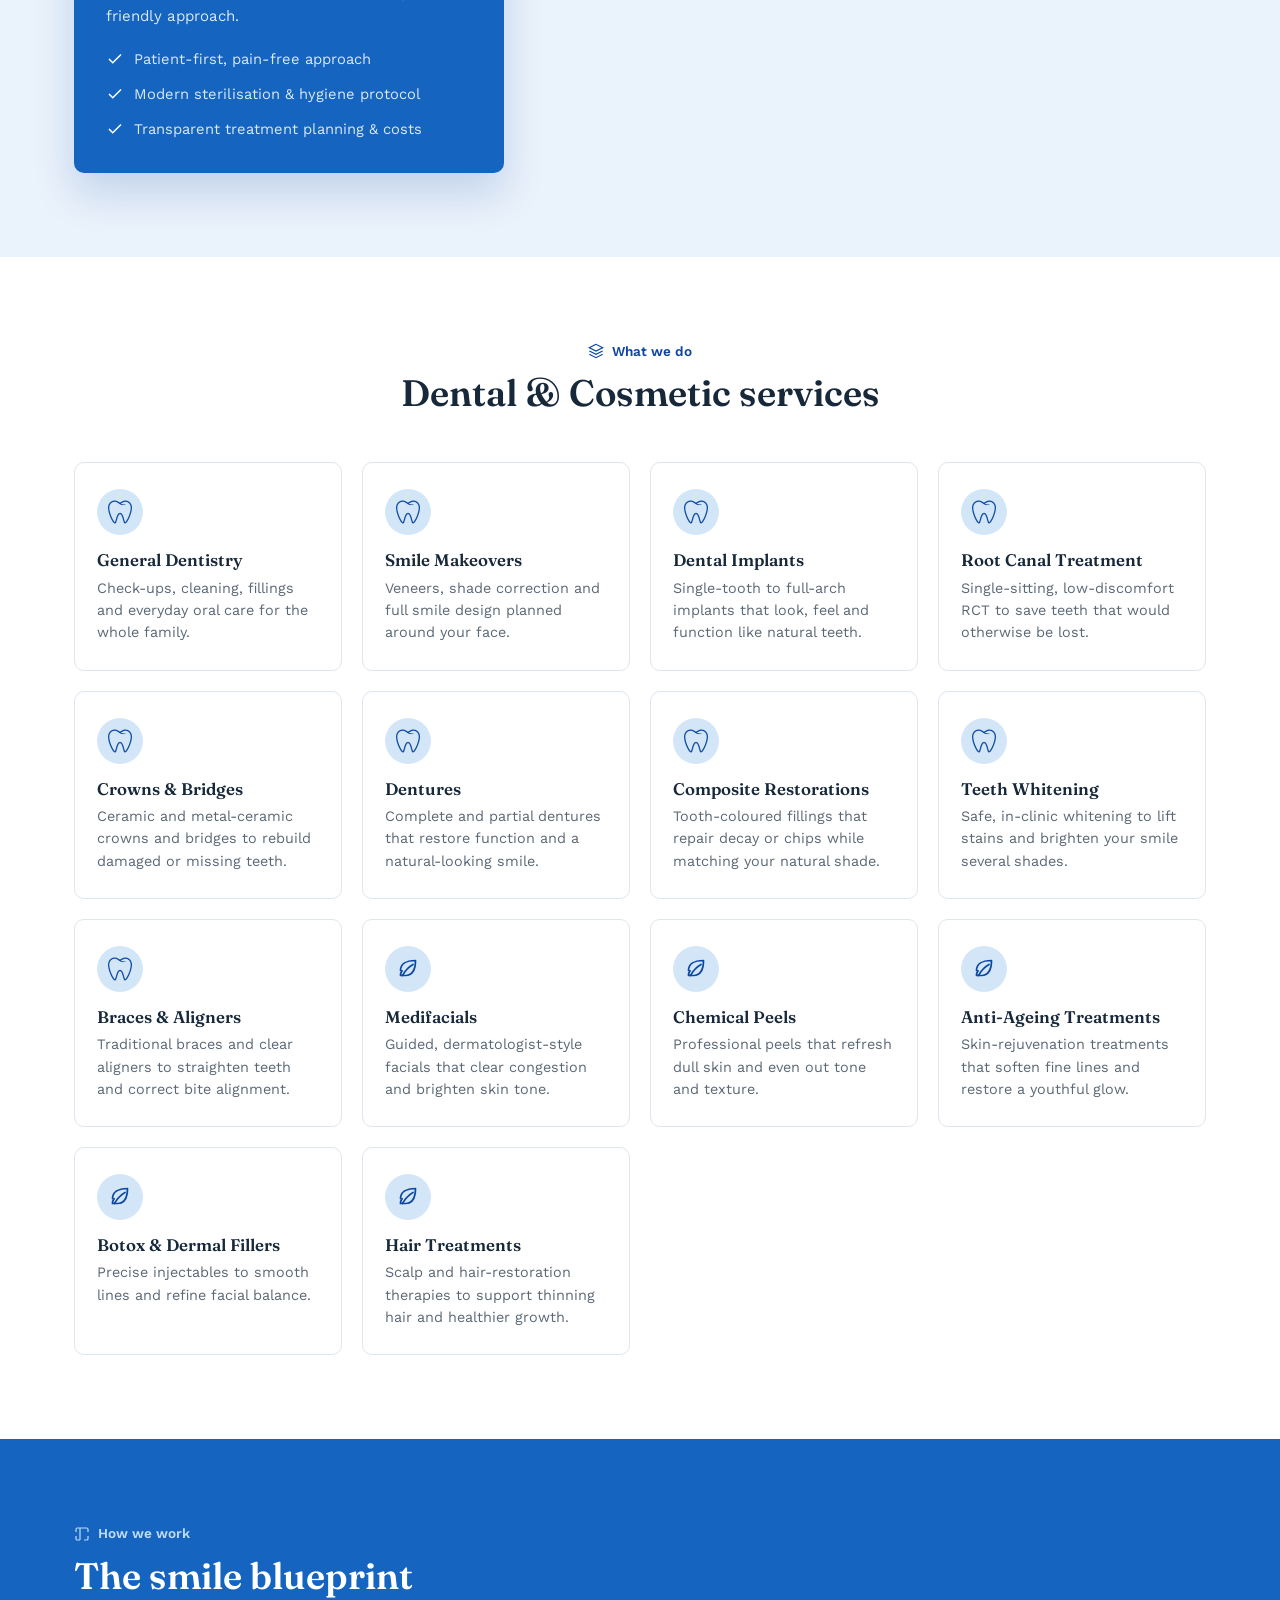
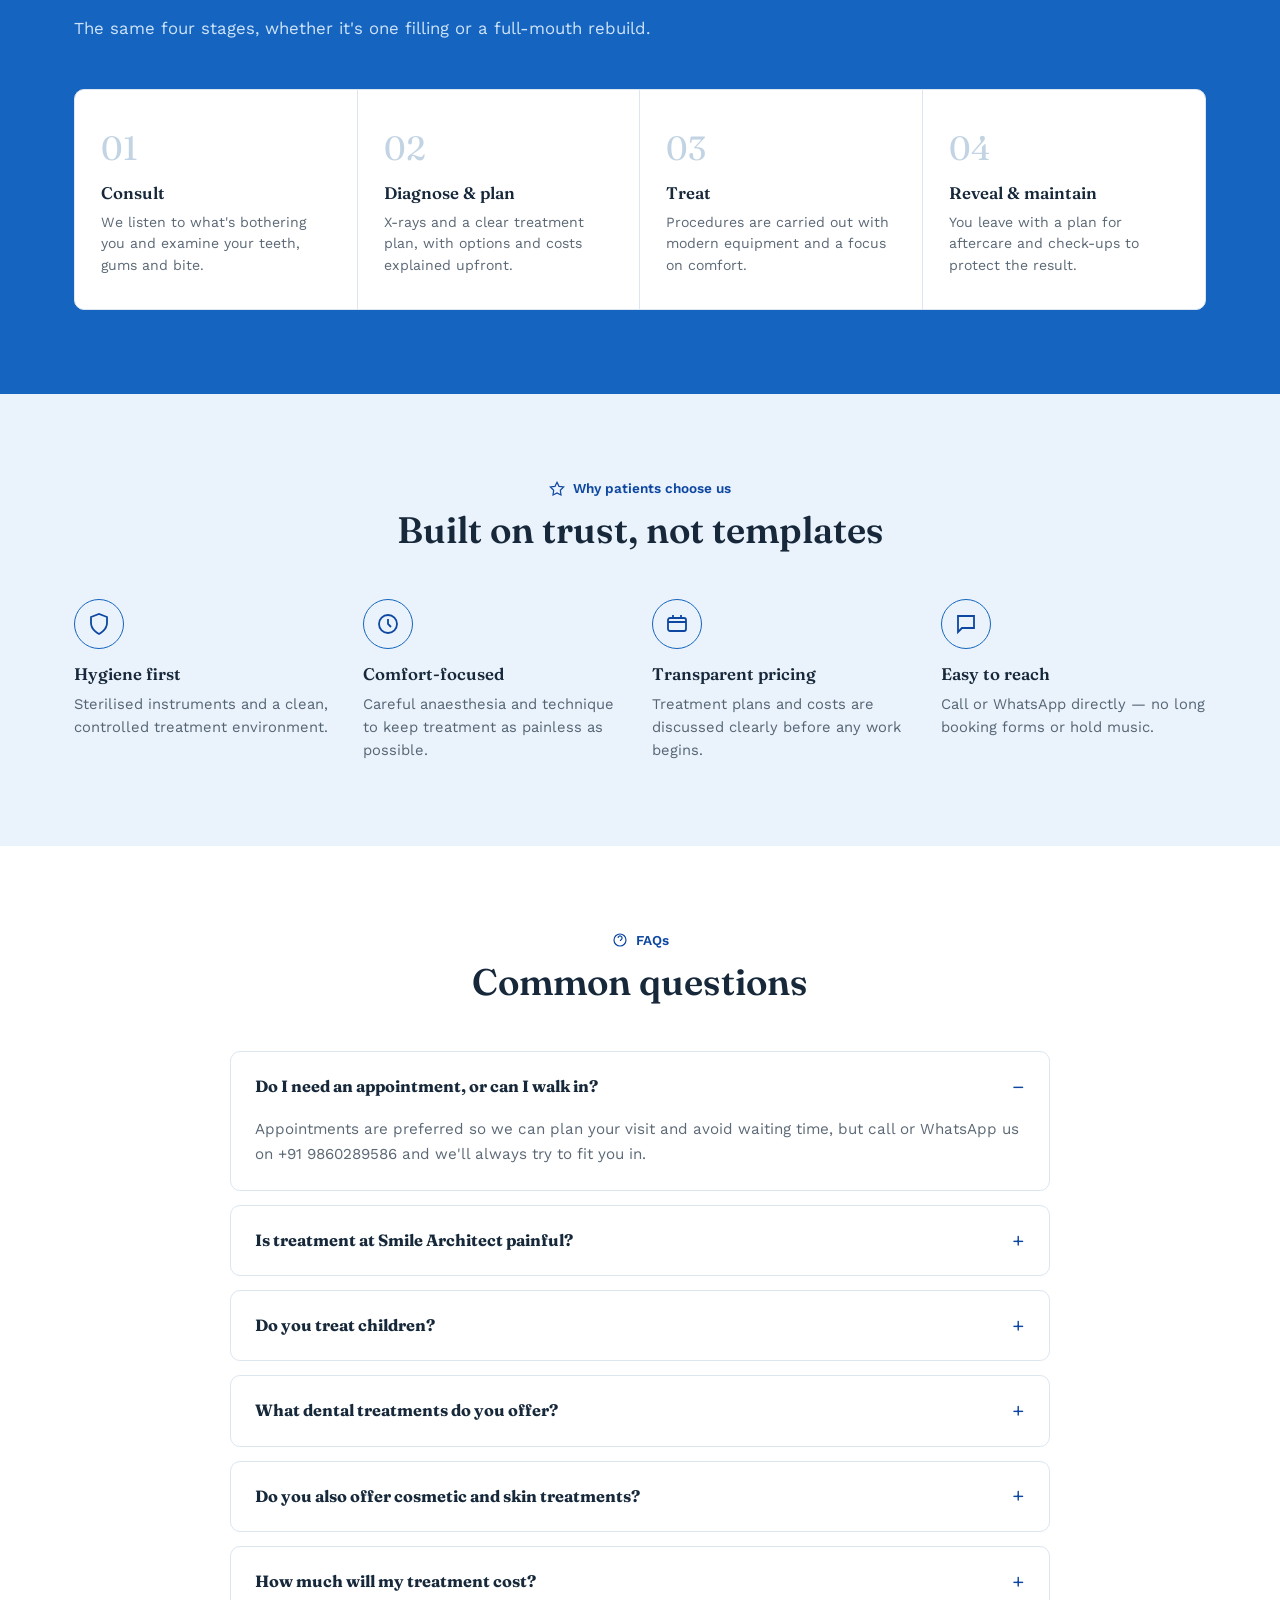
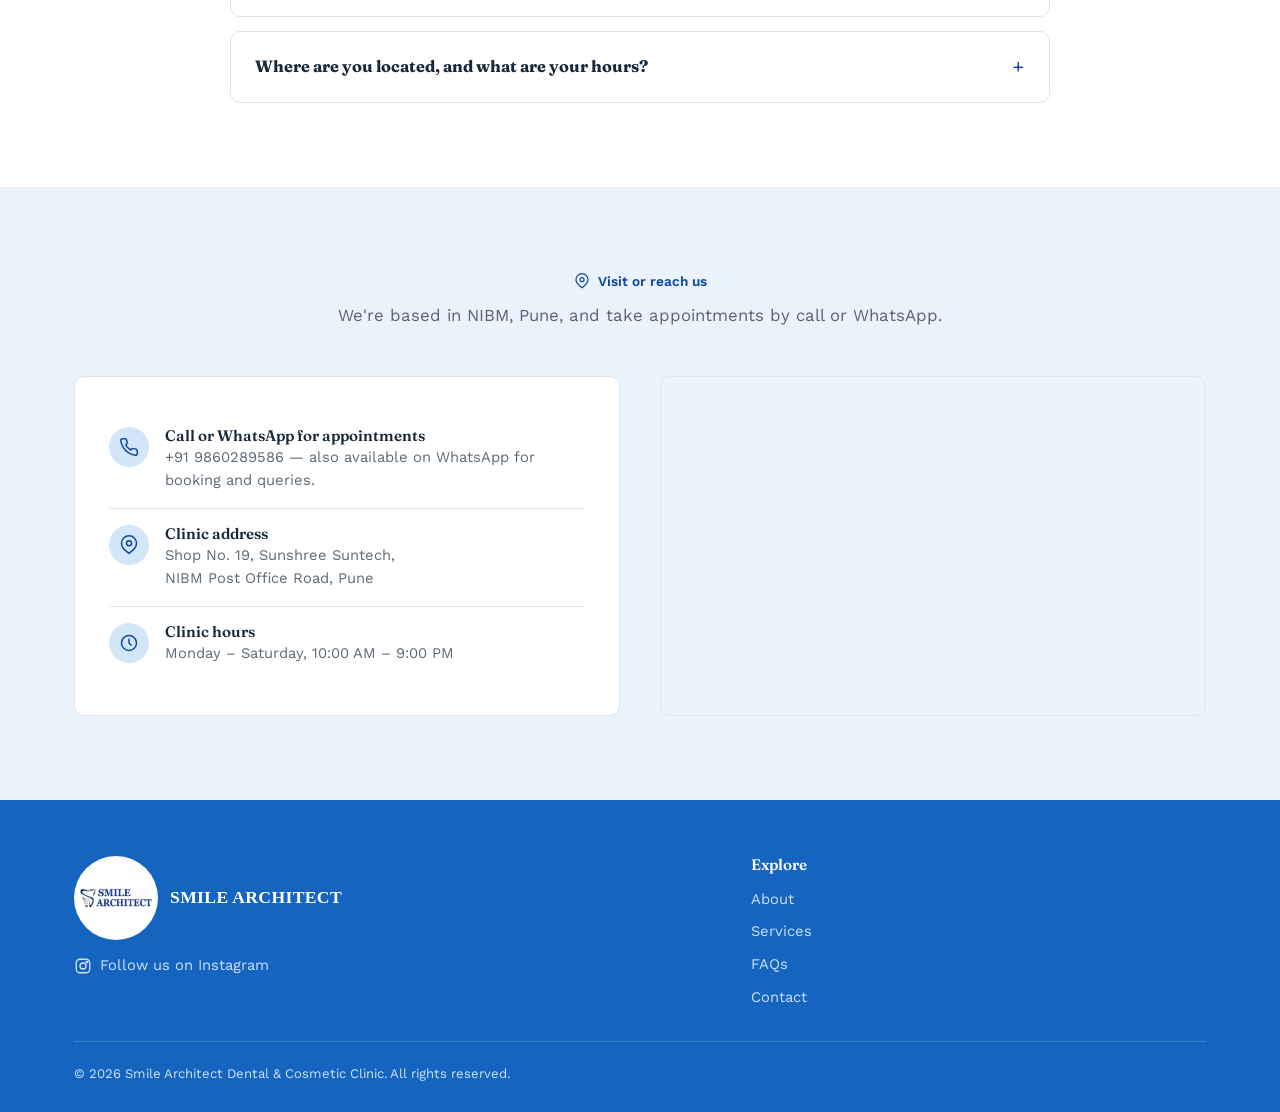
<file: index (9).html>
<!DOCTYPE html>
<html lang="en">
<head>
<meta charset="UTF-8">
<meta name="viewport" content="width=device-width, initial-scale=1.0">
<meta name="color-scheme" content="light only">
<title>Smile Architect Dental &amp; Cosmetic Clinic | Dr. Karishma Dalvi — Best Dentist in NIBM, Pune</title>
<meta name="description" content="Smile Architect Dental & Cosmetic Clinic in NIBM, Pune, led by Dr. Karishma Dalvi. Dental implants, smile makeovers, root canal, crowns, dentures & more. Call or WhatsApp +91 9860289586 to book.">
<meta name="keywords" content="dentist in NIBM Pune, best dental clinic NIBM, Dr Karishma Dalvi dentist, Smile Architect Dental Clinic, dental implants Pune, smile makeover Pune, root canal treatment NIBM, dentures Pune, cosmetic dentist Pune">
<meta name="robots" content="index, follow">
<meta name="author" content="Smile Architect Dental & Cosmetic Clinic">
<link rel="canonical" href="https://www.smilearchitectpune.com/">

<!-- Open Graph -->
<meta property="og:type" content="business.business">
<meta property="og:title" content="Smile Architect Dental & Cosmetic Clinic | Dr. Karishma Dalvi">
<meta property="og:description" content="Dental implants, smile makeovers, root canal, crowns & dentures in NIBM, Pune. Call or WhatsApp +91 9860289586 to book an appointment.">
<meta property="og:image" content="images/smile-makeover-shade.jpg">
<meta property="og:url" content="https://www.smilearchitectpune.com/">
<meta property="og:locale" content="en_IN">
<meta property="og:site_name" content="Smile Architect Dental & Cosmetic Clinic">

<!-- Twitter -->
<meta name="twitter:card" content="summary_large_image">
<meta name="twitter:title" content="Smile Architect Dental & Cosmetic Clinic | Dr. Karishma Dalvi">
<meta name="twitter:description" content="Dental implants, smile makeovers, root canal, crowns & dentures in NIBM, Pune. Call or WhatsApp +91 9860289586 to book.">
<meta name="twitter:image" content="images/smile-makeover-shade.jpg">

<!-- Icons -->
<link rel="icon" type="image/png" sizes="32x32" href="images/favicon-32.png">
<link rel="icon" type="image/png" sizes="16x16" href="images/favicon-16.png">
<link rel="apple-touch-icon" href="images/apple-touch-icon.png">
<meta name="theme-color" content="#16283A">

<link rel="preconnect" href="https://fonts.googleapis.com">
<link rel="preconnect" href="https://fonts.gstatic.com" crossorigin>
<link rel="stylesheet" href="css/styles.css">

<!-- Structured data: Dentist / LocalBusiness -->
<script type="application/ld+json">
{
  "@context": "https://schema.org",
  "@type": "Dentist",
  "name": "Smile Architect Dental & Cosmetic Clinic",
  "image": "https://www.smilearchitectpune.com/images/smile-makeover-shade.jpg",
  "@id": "https://www.smilearchitectpune.com/",
  "url": "https://www.smilearchitectpune.com/",
  "telephone": "+919860289586",
  "priceRange": "₹₹",
  "address": {
    "@type": "PostalAddress",
    "streetAddress": "Shop No. 19, Sunshree Suntech, NIBM Post Office Road",
    "addressLocality": "NIBM, Pune",
    "addressRegion": "Maharashtra",
    "postalCode": "411048",
    "addressCountry": "IN"
  },
  "geo": {
    "@type": "GeoCoordinates",
    "latitude": 18.4712,
    "longitude": 73.8895
  },
  "openingHoursSpecification": [
    {
      "@type": "OpeningHoursSpecification",
      "dayOfWeek": ["Monday","Tuesday","Wednesday","Thursday","Friday","Saturday"],
      "opens": "10:00",
      "closes": "21:00"
    }
  ],
  "medicalSpecialty": "Dentistry",
  "founder": {
    "@type": "Person",
    "name": "Dr. Karishma Dalvi"
  },
  "sameAs": []
}
</script>
</head>
<body>

<a href="#main" class="skip-link">Skip to main content</a>

<!-- ===================== HEADER ===================== -->
<header class="site-header">
  <div class="container header-row">
    <a href="#top" class="brand">
      <img src="images/logo-header.jpg" alt="Smile Architect Dental & Cosmetic Clinic logo" width="178" height="56">
      <span class="brand-text">
        <span class="brand-name">Smile Architect</span><br>
        <span class="brand-sub">DENTAL &amp; COSMETIC CLINIC</span>
      </span>
    </a>

    <nav class="main-nav" id="mainNav" aria-label="Primary">
      <a href="#about">About</a>
      <a href="#services">Services</a>
      <a href="#process">Process</a>
      <a href="#faq">FAQs</a>
      <a href="#contact">Contact</a>
    </nav>

    <div class="header-cta">
      <a href="tel:+919860289586" class="btn btn-outline">
        <svg viewBox="0 0 24 24" fill="none" stroke="currentColor" stroke-width="1.8"><path d="M22 16.9v3a2 2 0 0 1-2.2 2 19.8 19.8 0 0 1-8.6-3.1 19.5 19.5 0 0 1-6-6 19.8 19.8 0 0 1-3.1-8.7A2 2 0 0 1 4.1 2h3a2 2 0 0 1 2 1.7c.1.9.3 1.8.6 2.7a2 2 0 0 1-.5 2.1L8 9.6a16 16 0 0 0 6 6l1.1-1.2a2 2 0 0 1 2.1-.5c.9.3 1.8.5 2.7.6a2 2 0 0 1 1.7 2z"/></svg>
        +91 9860289586
      </a>
      <button class="nav-toggle" id="navToggle" aria-expanded="false" aria-controls="mainNav" aria-label="Toggle menu">
        <svg viewBox="0 0 24 24" fill="none" stroke="currentColor" stroke-width="1.8"><line x1="3" y1="6" x2="21" y2="6"/><line x1="3" y1="12" x2="21" y2="12"/><line x1="3" y1="18" x2="21" y2="18"/></svg>
      </button>
    </div>
  </div>
</header>

<main id="main">

  <!-- ===================== HERO ===================== -->
  <section class="hero" id="top">
    <div class="container hero-grid">
      <div class="hero-copy">
        <h1>A smile, <em>planned</em> and <em>built</em> with precision.</h1>
        <p class="hero-sub">Smile Architect Dental &amp; Cosmetic Clinic, led by Dr. Karishma Dalvi, treats every case like a design brief — diagnosed carefully, planned in detail, and delivered with a comfortable, modern experience.</p>

        <div class="hero-actions">
          <a href="tel:+919860289586" class="btn btn-primary">
            <svg viewBox="0 0 24 24" fill="none" stroke="currentColor" stroke-width="1.8"><path d="M22 16.9v3a2 2 0 0 1-2.2 2 19.8 19.8 0 0 1-8.6-3.1 19.5 19.5 0 0 1-6-6 19.8 19.8 0 0 1-3.1-8.7A2 2 0 0 1 4.1 2h3a2 2 0 0 1 2 1.7c.1.9.3 1.8.6 2.7a2 2 0 0 1-.5 2.1L8 9.6a16 16 0 0 0 6 6l1.1-1.2a2 2 0 0 1 2.1-.5c.9.3 1.8.5 2.7.6a2 2 0 0 1 1.7 2z"/></svg>
            Call Now
          </a>
          <a href="https://wa.me/919860289586?text=Hi%2C%20I%27d%20like%20to%20book%20a%20dental%20appointment%20at%20Smile%20Architect." class="btn btn-ghost-light" target="_blank" rel="noopener">
            <svg viewBox="0 0 24 24" fill="currentColor"><path d="M17.5 14.4c-.3-.1-1.7-.8-2-1-.3-.1-.5-.1-.6.1-.2.3-.7 1-.9 1.2-.2.2-.3.2-.6.1-.3-.1-1.3-.5-2.4-1.5-.9-.8-1.5-1.8-1.7-2.1-.2-.3 0-.5.1-.6.1-.1.3-.3.4-.5.1-.1.2-.3.3-.4.1-.2 0-.4 0-.5 0-.1-.6-1.5-.8-2-.2-.5-.4-.5-.6-.5h-.5c-.2 0-.5.1-.7.3-.3.3-1 1-1 2.4s1 2.8 1.2 3c.1.2 2 3.1 4.9 4.3.7.3 1.2.5 1.6.6.7.2 1.3.2 1.8.1.5-.1 1.7-.7 1.9-1.4.2-.7.2-1.2.2-1.4-.1-.1-.3-.2-.6-.3z"/><path d="M12 2a10 10 0 0 0-8.6 15.1L2 22l5-1.3A10 10 0 1 0 12 2zm0 18.2a8.1 8.1 0 0 1-4.2-1.1l-.3-.2-3 .8.8-2.9-.2-.3A8.2 8.2 0 1 1 12 20.2z"/></svg>
            WhatsApp Us
          </a>
        </div>
      </div>

      <figure class="hero-visual hero-visual--portrait">
        <img src="images/dr-karishma-dalvi.jpg" alt="Dr. Karishma Dalvi, Founder of Smile Architect Dental & Cosmetic Clinic, Pune" width="900" height="1124" loading="eager">
        <figcaption>Dr Karishma Dalvi — Founder</figcaption>
      </figure>
    </div>
  </section>

  <!-- ===================== ABOUT ===================== -->
  <section id="about">
    <div class="container about-grid">
      <div class="about-card">
        <img src="images/dr-karishma-dalvi-portrait.jpg" alt="Dr. Karishma Dalvi portrait" width="84" height="84" class="about-card-portrait">
        <h3>Dr. Karishma Dalvi</h3>
        <p class="role">Founder, Smile Architect</p>
        <p class="credentials">BDS &middot; Implantologist &middot; Cosmetologist</p>
        <p>With 10+ years of experience in dentistry, she is committed to providing personalised, comfortable and high-quality dental and aesthetic care with a focus on healthy, confident smiles and enhanced natural beauty.</p>
        <p>The clinic offers comprehensive dental treatments including dental implants, crowns &amp; bridges, root canal treatment, aligners, smile designing, cosmetic dentistry, teeth whitening, fillings and preventive care, along with cosmetic skin and aesthetic treatments.</p>
        <p>With a special interest in implant dentistry, smile enhancement and facial aesthetics, every treatment is carefully planned to suit individual needs, with an emphasis on comfort, precision and natural-looking results.</p>
        <p>Based in NIBM, Pune, the clinic combines modern dental and aesthetic care with a warm, patient-friendly approach.</p>
        <ul class="about-list">
          <li><svg viewBox="0 0 24 24" fill="none" stroke="currentColor" stroke-width="2"><polyline points="20 6 9 17 4 12"/></svg> Patient-first, pain-free approach</li>
          <li><svg viewBox="0 0 24 24" fill="none" stroke="currentColor" stroke-width="2"><polyline points="20 6 9 17 4 12"/></svg> Modern sterilisation &amp; hygiene protocol</li>
          <li><svg viewBox="0 0 24 24" fill="none" stroke="currentColor" stroke-width="2"><polyline points="20 6 9 17 4 12"/></svg> Transparent treatment planning &amp; costs</li>
        </ul>
      </div>

      <div class="about-copy">
        <span class="kicker">
          <svg viewBox="0 0 24 24" fill="none" stroke="currentColor" stroke-width="1.8"><rect x="3" y="3" width="18" height="18" rx="2"/><path d="M3 9h18M9 21V9"/></svg>
          About the clinic
        </span>
        <h2>Dentistry, drafted around you</h2>
        <h3>Every case starts with a plan</h3>
        <p>Before any drilling or fitting happens, we study your bite, your gums and what you actually want from your smile. That plan — not a one-size template — is what guides every filling, crown or implant we place.</p>
        <h3>One clinic, full-mouth capability</h3>
        <p>From a single tooth-coloured filling to full mouth rehabilitation, Smile Architect handles restorative, cosmetic and surgical dentistry in one location in NIBM, so you're not shuttled between specialists for routine care.</p>
      </div>
    </div>
  </section>

  <!-- ===================== SERVICES ===================== -->
  <section class="alt" id="services">
    <div class="container">
      <div class="section-head center">
        <span class="kicker">
          <svg viewBox="0 0 24 24" fill="none" stroke="currentColor" stroke-width="1.8"><path d="M12 2 2 7l10 5 10-5-10-5zM2 17l10 5 10-5M2 12l10 5 10-5"/></svg>
          What we do
        </span>
        <h2>Dental &amp; Cosmetic services</h2>
      </div>

      <div class="services-grid">

        <div class="service-card">
          <div class="service-icon"><span class="tooth-icon" aria-hidden="true"></span></div>
          <h3>General Dentistry</h3>
          <p>Check-ups, cleaning, fillings and everyday oral care for the whole family.</p>
        </div>

        <div class="service-card">
          <div class="service-icon"><span class="tooth-icon" aria-hidden="true"></span></div>
          <h3>Smile Makeovers</h3>
          <p>Veneers, shade correction and full smile design planned around your face.</p>
        </div>

        <div class="service-card">
          <div class="service-icon"><span class="tooth-icon" aria-hidden="true"></span></div>
          <h3>Dental Implants</h3>
          <p>Single-tooth to full-arch implants that look, feel and function like natural teeth.</p>
        </div>

        <div class="service-card">
          <div class="service-icon"><span class="tooth-icon" aria-hidden="true"></span></div>
          <h3>Root Canal Treatment</h3>
          <p>Single-sitting, low-discomfort RCT to save teeth that would otherwise be lost.</p>
        </div>

        <div class="service-card">
          <div class="service-icon"><span class="tooth-icon" aria-hidden="true"></span></div>
          <h3>Crowns &amp; Bridges</h3>
          <p>Ceramic and metal-ceramic crowns and bridges to rebuild damaged or missing teeth.</p>
        </div>

        <div class="service-card">
          <div class="service-icon"><span class="tooth-icon" aria-hidden="true"></span></div>
          <h3>Dentures</h3>
          <p>Complete and partial dentures that restore function and a natural-looking smile.</p>
        </div>

        <div class="service-card">
          <div class="service-icon"><span class="tooth-icon" aria-hidden="true"></span></div>
          <h3>Composite Restorations</h3>
          <p>Tooth-coloured fillings that repair decay or chips while matching your natural shade.</p>
        </div>

        <div class="service-card">
          <div class="service-icon"><span class="tooth-icon" aria-hidden="true"></span></div>
          <h3>Teeth Whitening</h3>
          <p>Safe, in-clinic whitening to lift stains and brighten your smile several shades.</p>
        </div>

        <div class="service-card">
          <div class="service-icon"><span class="tooth-icon" aria-hidden="true"></span></div>
          <h3>Braces &amp; Aligners</h3>
          <p>Traditional braces and clear aligners to straighten teeth and correct bite alignment.</p>
        </div>

        <div class="service-card">
          <div class="service-icon service-icon--leaf"><svg class="leaf-icon" viewBox="0 0 24 24" fill="none" stroke="currentColor" stroke-width="1.7" stroke-linecap="round" stroke-linejoin="round" aria-hidden="true"><path d="M4.5 13.5C4.5 7.5 9.5 3.5 19.5 3.5c0 10-4 15-10 15H4.5c0-1.2 0-2.9 1.6-4.6z"/><path d="M6.5 18.5C9 14 12.5 10 17 7.5"/></svg></div>
          <h3>Medifacials</h3>
          <p>Guided, dermatologist-style facials that clear congestion and brighten skin tone.</p>
        </div>

        <div class="service-card">
          <div class="service-icon service-icon--leaf"><svg class="leaf-icon" viewBox="0 0 24 24" fill="none" stroke="currentColor" stroke-width="1.7" stroke-linecap="round" stroke-linejoin="round" aria-hidden="true"><path d="M4.5 13.5C4.5 7.5 9.5 3.5 19.5 3.5c0 10-4 15-10 15H4.5c0-1.2 0-2.9 1.6-4.6z"/><path d="M6.5 18.5C9 14 12.5 10 17 7.5"/></svg></div>
          <h3>Chemical Peels</h3>
          <p>Professional peels that refresh dull skin and even out tone and texture.</p>
        </div>

        <div class="service-card">
          <div class="service-icon service-icon--leaf"><svg class="leaf-icon" viewBox="0 0 24 24" fill="none" stroke="currentColor" stroke-width="1.7" stroke-linecap="round" stroke-linejoin="round" aria-hidden="true"><path d="M4.5 13.5C4.5 7.5 9.5 3.5 19.5 3.5c0 10-4 15-10 15H4.5c0-1.2 0-2.9 1.6-4.6z"/><path d="M6.5 18.5C9 14 12.5 10 17 7.5"/></svg></div>
          <h3>Anti-Ageing Treatments</h3>
          <p>Skin-rejuvenation treatments that soften fine lines and restore a youthful glow.</p>
        </div>

        <div class="service-card">
          <div class="service-icon service-icon--leaf"><svg class="leaf-icon" viewBox="0 0 24 24" fill="none" stroke="currentColor" stroke-width="1.7" stroke-linecap="round" stroke-linejoin="round" aria-hidden="true"><path d="M4.5 13.5C4.5 7.5 9.5 3.5 19.5 3.5c0 10-4 15-10 15H4.5c0-1.2 0-2.9 1.6-4.6z"/><path d="M6.5 18.5C9 14 12.5 10 17 7.5"/></svg></div>
          <h3>Botox &amp; Dermal Fillers</h3>
          <p>Precise injectables to smooth lines and refine facial balance.</p>
        </div>

        <div class="service-card">
          <div class="service-icon service-icon--leaf"><svg class="leaf-icon" viewBox="0 0 24 24" fill="none" stroke="currentColor" stroke-width="1.7" stroke-linecap="round" stroke-linejoin="round" aria-hidden="true"><path d="M4.5 13.5C4.5 7.5 9.5 3.5 19.5 3.5c0 10-4 15-10 15H4.5c0-1.2 0-2.9 1.6-4.6z"/><path d="M6.5 18.5C9 14 12.5 10 17 7.5"/></svg></div>
          <h3>Hair Treatments</h3>
          <p>Scalp and hair-restoration therapies to support thinning hair and healthier growth.</p>
        </div>

      </div>
    </div>
  </section>

  <!-- ===================== PROCESS ===================== -->
  <section id="process">
    <div class="container">
      <div class="section-head">
        <span class="kicker">
          <svg viewBox="0 0 24 24" fill="none" stroke="currentColor" stroke-width="1.8"><path d="M9 3H5a2 2 0 0 0-2 2v4m6-6h10a2 2 0 0 1 2 2v4M9 3v18M3 15v4a2 2 0 0 0 2 2h4m6 0h4a2 2 0 0 0 2-2v-4"/></svg>
          How we work
        </span>
        <h2>The smile blueprint</h2>
        <p>The same four stages, whether it's one filling or a full-mouth rebuild.</p>
      </div>

      <div class="process-strip">
        <div class="process-step">
          <span class="process-num">01</span>
          <h3>Consult</h3>
          <p>We listen to what's bothering you and examine your teeth, gums and bite.</p>
        </div>
        <div class="process-step">
          <span class="process-num">02</span>
          <h3>Diagnose &amp; plan</h3>
          <p>X-rays and a clear treatment plan, with options and costs explained upfront.</p>
        </div>
        <div class="process-step">
          <span class="process-num">03</span>
          <h3>Treat</h3>
          <p>Procedures are carried out with modern equipment and a focus on comfort.</p>
        </div>
        <div class="process-step">
          <span class="process-num">04</span>
          <h3>Reveal &amp; maintain</h3>
          <p>You leave with a plan for aftercare and check-ups to protect the result.</p>
        </div>
      </div>
    </div>
  </section>

  <!-- ===================== WHY US ===================== -->
  <section id="why">
    <div class="container">
      <div class="section-head center">
        <span class="kicker">
          <svg viewBox="0 0 24 24" fill="none" stroke="currentColor" stroke-width="1.8"><path d="M12 2l3 6 7 1-5 5 1 7-6-3-6 3 1-7-5-5 7-1 3-6z"/></svg>
          Why patients choose us
        </span>
        <h2>Built on trust, not templates</h2>
      </div>

      <div class="why-grid">
        <div class="why-item">
          <div class="why-icon"><svg viewBox="0 0 24 24" fill="none" stroke="currentColor" stroke-width="1.8"><path d="M12 22s8-4 8-11V5l-8-3-8 3v6c0 7 8 11 8 11z"/></svg></div>
          <h3>Hygiene first</h3>
          <p>Sterilised instruments and a clean, controlled treatment environment.</p>
        </div>
        <div class="why-item">
          <div class="why-icon"><svg viewBox="0 0 24 24" fill="none" stroke="currentColor" stroke-width="1.8"><circle cx="12" cy="12" r="9"/><path d="M12 7v5l3 3"/></svg></div>
          <h3>Comfort-focused</h3>
          <p>Careful anaesthesia and technique to keep treatment as painless as possible.</p>
        </div>
        <div class="why-item">
          <div class="why-icon"><svg viewBox="0 0 24 24" fill="none" stroke="currentColor" stroke-width="1.8"><rect x="3" y="6" width="18" height="13" rx="2"/><path d="M3 10h18M8 3v4M16 3v4"/></svg></div>
          <h3>Transparent pricing</h3>
          <p>Treatment plans and costs are discussed clearly before any work begins.</p>
        </div>
        <div class="why-item">
          <div class="why-icon"><svg viewBox="0 0 24 24" fill="none" stroke="currentColor" stroke-width="1.8"><path d="M4 4h16v12H8l-4 4V4z"/></svg></div>
          <h3>Easy to reach</h3>
          <p>Call or WhatsApp directly — no long booking forms or hold music.</p>
        </div>
      </div>
    </div>
  </section>

  <!-- ===================== FAQ ===================== -->
  <section class="alt" id="faq">
    <div class="container">
      <div class="section-head center">
        <span class="kicker">
          <svg viewBox="0 0 24 24" fill="none" stroke="currentColor" stroke-width="1.8"><circle cx="12" cy="12" r="9"/><path d="M9.1 9a3 3 0 1 1 4.9 2.3c-.8.6-1.5 1.2-1.5 2.2"/><path d="M12 17.5h.01"/></svg>
          FAQs
        </span>
        <h2>Common questions</h2>
      </div>

      <div class="faq-list">
        <details class="faq-item" open>
          <summary>Do I need an appointment, or can I walk in?</summary>
          <p>Appointments are preferred so we can plan your visit and avoid waiting time, but call or WhatsApp us on +91 9860289586 and we'll always try to fit you in.</p>
        </details>
        <details class="faq-item">
          <summary>Is treatment at Smile Architect painful?</summary>
          <p>We take a patient-first, pain-free approach — careful anaesthesia and technique are used throughout, and every step is explained before it happens.</p>
        </details>
        <details class="faq-item">
          <summary>Do you treat children?</summary>
          <p>Yes. We offer gentle, friendly kids' dentistry that helps children feel comfortable and at ease in the chair.</p>
        </details>
        <details class="faq-item">
          <summary>What dental treatments do you offer?</summary>
          <p>Everything from routine check-ups and cleanings to root canal treatment, crowns &amp; bridges, dental implants, dentures, composite restorations, teeth whitening, and braces &amp; aligners.</p>
        </details>
        <details class="faq-item">
          <summary>Do you also offer cosmetic and skin treatments?</summary>
          <p>Yes — alongside dentistry, we offer medifacials, chemical peels, anti-ageing treatments, Botox &amp; dermal fillers, and hair treatments.</p>
        </details>
        <details class="faq-item">
          <summary>How much will my treatment cost?</summary>
          <p>Costs depend on the treatment you need. We discuss your treatment plan and costs clearly before any work begins, with no surprises.</p>
        </details>
        <details class="faq-item">
          <summary>Where are you located, and what are your hours?</summary>
          <p>We're at Shop No. 19, Sunshree Suntech, NIBM Post Office Road, Pune, open Monday–Saturday, 10:00 AM – 9:00 PM.</p>
        </details>
      </div>
    </div>
  </section>

  <!-- ===================== CONTACT ===================== -->
  <section id="contact">
    <div class="container">
      <div class="section-head center">
        <span class="kicker">
          <svg viewBox="0 0 24 24" fill="none" stroke="currentColor" stroke-width="1.8"><path d="M21 10c0 6-9 12-9 12S3 16 3 10a9 9 0 0 1 18 0z"/><circle cx="12" cy="10" r="3"/></svg>
          Visit or reach us
        </span>
        <p>We're based in NIBM, Pune, and take appointments by call or WhatsApp.</p>
      </div>

      <div class="contact-grid">
        <div class="contact-card">

          <div class="contact-row">
            <span class="icon"><svg viewBox="0 0 24 24" fill="none" stroke="currentColor" stroke-width="1.8"><path d="M22 16.9v3a2 2 0 0 1-2.2 2 19.8 19.8 0 0 1-8.6-3.1 19.5 19.5 0 0 1-6-6 19.8 19.8 0 0 1-3.1-8.7A2 2 0 0 1 4.1 2h3a2 2 0 0 1 2 1.7c.1.9.3 1.8.6 2.7a2 2 0 0 1-.5 2.1L8 9.6a16 16 0 0 0 6 6l1.1-1.2a2 2 0 0 1 2.1-.5c.9.3 1.8.5 2.7.6a2 2 0 0 1 1.7 2z"/></svg></span>
            <div>
              <h4>Call or WhatsApp for appointments</h4>
              <p><a href="tel:+919860289586">+91 9860289586</a> — also available on WhatsApp for booking and queries.</p>
            </div>
          </div>

          <div class="contact-row">
            <span class="icon"><svg viewBox="0 0 24 24" fill="none" stroke="currentColor" stroke-width="1.8"><path d="M21 10c0 6-9 12-9 12S3 16 3 10a9 9 0 0 1 18 0z"/><circle cx="12" cy="10" r="3"/></svg></span>
            <div>
              <h4>Clinic address</h4>
              <p>Shop No. 19, Sunshree Suntech,<br>NIBM Post Office Road, Pune</p>
            </div>
          </div>

          <div class="contact-row">
            <span class="icon"><svg viewBox="0 0 24 24" fill="none" stroke="currentColor" stroke-width="1.8"><circle cx="12" cy="12" r="9"/><path d="M12 7v5l3 3"/></svg></span>
            <div>
              <h4>Clinic hours</h4>
              <p>Monday – Saturday, 10:00 AM – 9:00 PM</p>
            </div>
          </div>

        </div>

        <div class="map-wrap">
          <iframe
            src="https://www.google.com/maps?q=SMILE+ARCHITECT+Dental+and+Cosmetic+Clinic%2C+Sunshree+Suntech%2C+NIBM+Post+Office+Rd%2C+Pune%2C+Maharashtra+411048&z=17&output=embed"
            loading="lazy"
            referrerpolicy="no-referrer-when-downgrade"
            title="Map to Smile Architect Dental & Cosmetic Clinic, NIBM, Pune"
            aria-label="Map to Smile Architect Dental & Cosmetic Clinic">
          </iframe>
        </div>
      </div>
    </div>
  </section>

</main>

<!-- ===================== MOBILE STICKY BAR ===================== -->
<div class="mobile-bar">
  <div class="row">
    <a href="tel:+919860289586">
      <svg viewBox="0 0 24 24" fill="none" stroke="currentColor" stroke-width="1.8"><path d="M22 16.9v3a2 2 0 0 1-2.2 2 19.8 19.8 0 0 1-8.6-3.1 19.5 19.5 0 0 1-6-6 19.8 19.8 0 0 1-3.1-8.7A2 2 0 0 1 4.1 2h3a2 2 0 0 1 2 1.7c.1.9.3 1.8.6 2.7a2 2 0 0 1-.5 2.1L8 9.6a16 16 0 0 0 6 6l1.1-1.2a2 2 0 0 1 2.1-.5c.9.3 1.8.5 2.7.6a2 2 0 0 1 1.7 2z"/></svg>
      Call Now
    </a>
    <a href="https://wa.me/919860289586?text=Hi%2C%20I%27d%20like%20to%20book%20a%20dental%20appointment%20at%20Smile%20Architect." target="_blank" rel="noopener">
      <svg viewBox="0 0 24 24" fill="currentColor"><path d="M17.5 14.4c-.3-.1-1.7-.8-2-1-.3-.1-.5-.1-.6.1-.2.3-.7 1-.9 1.2-.2.2-.3.2-.6.1-.3-.1-1.3-.5-2.4-1.5-.9-.8-1.5-1.8-1.7-2.1-.2-.3 0-.5.1-.6.1-.1.3-.3.4-.5.1-.1.2-.3.3-.4.1-.2 0-.4 0-.5 0-.1-.6-1.5-.8-2-.2-.5-.4-.5-.6-.5h-.5c-.2 0-.5.1-.7.3-.3.3-1 1-1 2.4s1 2.8 1.2 3c.1.2 2 3.1 4.9 4.3.7.3 1.2.5 1.6.6.7.2 1.3.2 1.8.1.5-.1 1.7-.7 1.9-1.4.2-.7.2-1.2.2-1.4-.1-.1-.3-.2-.6-.3z"/><path d="M12 2a10 10 0 0 0-8.6 15.1L2 22l5-1.3A10 10 0 1 0 12 2zm0 18.2a8.1 8.1 0 0 1-4.2-1.1l-.3-.2-3 .8.8-2.9-.2-.3A8.2 8.2 0 1 1 12 20.2z"/></svg>
      WhatsApp
    </a>
  </div>
</div>

<!-- ===================== FOOTER ===================== -->
<footer>
  <div class="container">
    <div class="footer-grid">
      <div>
        <div class="footer-brand">
          <img src="images/logo-header.jpg" alt="Smile Architect logo" width="140" height="44">
          <span>Smile Architect</span>
        </div>
        <a class="footer-social" href="https://www.instagram.com/smilearchitect_by_drkarishma/" target="_blank" rel="noopener">
          <svg viewBox="0 0 24 24" fill="none" stroke="currentColor" stroke-width="1.8"><rect x="3" y="3" width="18" height="18" rx="5"/><circle cx="12" cy="12" r="4"/><circle cx="17.2" cy="6.8" r="1"/></svg>
          Follow us on Instagram
        </a>
      </div>
      <div class="footer-col">
        <h4>Explore</h4>
        <ul>
          <li><a href="#about">About</a></li>
          <li><a href="#services">Services</a></li>
          <li><a href="#faq">FAQs</a></li>
          <li><a href="#contact">Contact</a></li>
        </ul>
      </div>
    </div>
    <div class="footer-bottom">
      <span>© <span id="year"></span> Smile Architect Dental &amp; Cosmetic Clinic. All rights reserved.</span>
    </div>
  </div>
</footer>

<script src="js/script.js"></script>
</body>
</html>
</file>
<file: css/styles.css>
/* ===========================================================
   Smile Architect Dental & Cosmetic Clinic
   Design language: precision & drafting cues borrowed from
   architecture, since the clinic designs smiles the way an
   architect designs a building — plan, structure, reveal.
   =========================================================== */

@import url('https://fonts.googleapis.com/css2?family=Fraunces:opsz,wght@9..144,400;9..144,500;9..144,600;9..144,700&family=Work+Sans:wght@400;500;600;700&display=swap');

:root{
  color-scheme: light only;
  --ink:        #16283A;
  --ink-70:     #16283Ab3;
  --paper:      #EAF2FB;
  --paper-dark: #D3E6F8;
  --card:       #FFFFFF;
  --teal:       #1565C0;
  --teal-dark:  #0D47A1;
  --brass:      #1565C0;
  --brass-dark: #0D47A1;
  --line:       #DCE6F0;
  --line-strong:#C2D3E3;
  --radius-s:   4px;
  --radius-m:   10px;
  --max:        1180px;
  --font-display: 'Fraunces', serif;
  --font-body:    'Work Sans', sans-serif;
  --font-logo:    Georgia, 'Times New Roman', Times, serif;
}

*, *::before, *::after{ box-sizing: border-box; }

html{ scroll-behavior: smooth; }

@media (prefers-reduced-motion: reduce){
  html{ scroll-behavior: auto; }
  *{ animation-duration: 0.01ms !important; transition-duration: 0.01ms !important; }
}

body{
  margin: 0;
  font-family: var(--font-body);
  color: var(--ink);
  background: var(--paper);
  line-height: 1.55;
  -webkit-font-smoothing: antialiased;
}

img{ max-width: 100%; display: block; }

a{ color: inherit; text-decoration: none; }

h1, h2, h3, h4{
  font-family: var(--font-display);
  font-weight: 600;
  line-height: 1.15;
  margin: 0 0 .5em;
  color: var(--ink);
}

p{ margin: 0 0 1em; }

.container{
  width: 100%;
  max-width: var(--max);
  margin: 0 auto;
  padding: 0 24px;
}

.skip-link{
  position: absolute;
  left: -999px;
  top: 0;
  background: var(--ink);
  color: #fff;
  padding: 12px 18px;
  z-index: 999;
  border-radius: 0 0 var(--radius-s) 0;
}
.skip-link:focus{ left: 0; }

:focus-visible{
  outline: 2px solid var(--brass);
  outline-offset: 3px;
}

/* ---------- Buttons ---------- */
.btn{
  display: inline-flex;
  align-items: center;
  gap: 8px;
  padding: 13px 24px;
  border-radius: var(--radius-s);
  font-weight: 600;
  font-size: 0.97rem;
  border: 1.5px solid transparent;
  cursor: pointer;
  white-space: nowrap;
}
.btn svg{ width: 18px; height: 18px; flex: none; }
.btn-primary{ background: var(--teal); color: #fff; }
.btn-primary:hover{ background: var(--teal-dark); }
.btn-brass{ background: var(--brass); color: #fff; }
.btn-brass:hover{ background: var(--brass-dark); }
.btn-outline{ background: transparent; color: var(--ink); border-color: var(--line-strong); }
.btn-outline:hover{ border-color: var(--ink); }
.btn-ghost-light{ background: transparent; color: var(--ink); border-color: var(--line-strong); }
.btn-ghost-light:hover{ border-color: var(--teal); color: var(--teal-dark); }

/* ---------- Header ---------- */
.site-header{
  position: sticky;
  top: 0;
  z-index: 100;
  background: rgba(255,255,255,.94);
  backdrop-filter: blur(6px);
  border-bottom: 1px solid var(--line);
}
.header-row{
  display: flex;
  align-items: center;
  justify-content: space-between;
  padding: 14px 24px;
  gap: 20px;
}
.brand{
  display: flex;
  align-items: center;
  gap: 12px;
}
.brand img{
  width: 92px;
  height: 92px;
  display: block;
  flex: none;
  border-radius: 50%;
  object-fit: contain;
  background: #fff;
  padding: 4px;
  border: 1.5px solid var(--line-strong);
}
@media (max-width: 720px){
  .brand{ min-width: 0; }
  .brand img{ width: 72px; height: 72px; }
  .brand-text{ min-width: 0; }
  .brand .brand-name{ font-size: clamp(.66rem, 3.3vw, .85rem); white-space: nowrap; }
  .brand .brand-sub{ display: block; font-size: clamp(.5rem, 2.5vw, .62rem); letter-spacing: .04em; line-height: 1.35; white-space: nowrap; }
  .header-row{ gap: 12px; }
}
.brand-text{ line-height: 1.2; }
.brand-name{
  display: block;
  font-family: var(--font-logo);
  font-weight: 700;
  font-size: 1.45rem;
  line-height: 1.15;
  text-transform: uppercase;
  letter-spacing: .02em;
  color: #223F88;
}
.brand-sub{
  display: block;
  font-size: .82rem;
  font-weight: 500;
  letter-spacing: .08em;
  color: #223F88;
}
.main-nav{
  display: flex;
  gap: 28px;
  font-size: .95rem;
  font-weight: 500;
}
.main-nav a{ position: relative; padding: 4px 0; }
.main-nav a:hover{ color: var(--teal-dark); }
.header-cta{ display: flex; align-items: center; gap: 10px; }
.nav-toggle{
  display: none;
  color: var(--ink);
  cursor: pointer;
  touch-action: manipulation;
  -webkit-tap-highlight-color: transparent;
  background: none;
  border: 1px solid var(--line-strong);
  border-radius: var(--radius-s);
  width: 42px;
  height: 42px;
  align-items: center;
  justify-content: center;
}
.nav-toggle svg{ width: 20px; height: 20px; }

@media (max-width: 900px){
  .main-nav{
    position: absolute;
    top: 100%;
    left: 0;
    right: 0;
    background: var(--paper);
    flex-direction: column;
    gap: 0;
    border-bottom: 1px solid var(--line);
    max-height: 0;
    overflow: hidden;
    transition: max-height .25s ease;
  }
  .main-nav.open{ max-height: 400px; }
  .main-nav a{
    padding: 14px 24px;
    border-top: 1px solid var(--line);
  }
  .nav-toggle{ display: flex; }
  .header-cta .btn-outline{ display: none; }
}

/* ---------- Hero ---------- */
.hero{
  position: relative;
  overflow: hidden;
  padding: 72px 0 90px;
  background:
    repeating-linear-gradient(0deg, transparent, transparent 39px, rgba(21,101,192,.045) 40px),
    repeating-linear-gradient(90deg, transparent, transparent 39px, rgba(21,101,192,.045) 40px),
    var(--card);
  border-bottom: 1px solid var(--line);
}
.hero-grid{
  display: grid;
  grid-template-columns: 1.05fr .95fr;
  gap: 56px;
  align-items: center;
  position: relative;
  z-index: 2;
}
.hero-eyebrow{
  display: inline-flex;
  align-items: center;
  gap: 8px;
  color: var(--teal-dark);
  font-size: .82rem;
  letter-spacing: .03em;
  margin-bottom: 18px;
  font-weight: 500;
}
.hero-eyebrow svg{ width: 16px; height: 16px; }
.hero h1{
  color: var(--ink);
  font-size: clamp(2.1rem, 4vw, 3.2rem);
  max-width: 12ch;
}
.hero h1 em{
  font-style: italic;
  color: var(--teal);
}
.hero-sub{
  color: var(--ink-70);
  font-size: 1.08rem;
  max-width: 46ch;
  margin-bottom: 28px;
}
.hero-actions{
  display: flex;
  flex-wrap: wrap;
  gap: 14px;
  margin-bottom: 40px;
}

.hero-visual{
  position: relative;
  background: var(--card);
  border: 1px solid var(--line);
  border-radius: var(--radius-m);
  padding: 14px;
  box-shadow: 0 30px 60px rgba(22,40,58,.16);
  transform: rotate(1.2deg);
}
.hero-visual img{
  border-radius: 6px;
  width: 100%;
  height: auto;
}
.hero-visual--portrait{
  max-width: 380px;
  margin-left: auto;
  margin-right: 0;
}
.hero-visual .tag{
  position: absolute;
  background: var(--card);
  border: 1px solid var(--line);
  border-radius: var(--radius-s);
  padding: 9px 14px;
  font-size: .78rem;
  font-weight: 600;
  box-shadow: 0 10px 24px rgba(22,40,58,.18);
}
.hero-visual .tag.before{ top: 26px; left: -18px; color: var(--ink-70); }
.hero-visual .tag.after{ bottom: 26px; right: -18px; color: var(--teal-dark); }
.hero-visual .tag::before{
  content: '';
  display: inline-block;
  width: 6px; height: 6px;
  border-radius: 50%;
  background: currentColor;
  margin-right: 7px;
}
.hero-visual figcaption{
  text-align: center;
  font-size: .8rem;
  color: var(--ink-70);
  padding-top: 10px;
}

@media (max-width: 900px){
  .hero-grid{ grid-template-columns: 1fr; }
  .hero-visual{ transform: none; margin-top: 20px; }
  .hero-visual--portrait{ max-width: 280px; margin: 20px auto 0; }
  .hero-visual .tag.before, .hero-visual .tag.after{ position: static; display: inline-flex; margin: 8px 6px 0 0; }
}

/* ---------- Section shell ---------- */
section{ padding: 84px 0; }
.section-head{
  max-width: 640px;
  margin: 0 0 48px;
}
.section-head.center{ margin-left: auto; margin-right: auto; text-align: center; }
.kicker{
  display: inline-flex;
  align-items: center;
  gap: 8px;
  color: var(--teal-dark);
  font-weight: 600;
  font-size: .85rem;
  margin-bottom: 10px;
}
.kicker svg{ width: 16px; height: 16px; }
.section-head h2{ font-size: clamp(1.6rem, 3vw, 2.3rem); }
.section-head p{ color: var(--ink-70); font-size: 1.05rem; }

.alt{ background: var(--card); }

/* ---------- About ---------- */
.about-grid{
  display: grid;
  grid-template-columns: .8fr 1.2fr;
  gap: 56px;
  align-items: start;
}
.about-card{
  background: var(--teal);
  color: #DCE8F2;
  border-radius: var(--radius-m);
  padding: 32px;
  box-shadow: 0 20px 40px rgba(13,71,161,.18);
}
.about-card img{
  width: 84px; height: 84px;
  border-radius: 50%;
  border: 2px solid #fff;
  object-fit: cover;
  margin-bottom: 18px;
}
.about-card h3{ color: #fff; font-size: 1.3rem; }
.about-card .role{ color: #AFD2F5; font-size: .9rem; margin-bottom: 4px; }
.about-card .credentials{ color: #DCE8F2; font-size: .82rem; margin-bottom: 16px; }
.about-card p{ font-size: .94rem; line-height: 1.6; margin: 0 0 14px; }
.about-card p:last-of-type{ margin-bottom: 0; }
.about-list{ list-style: none; margin: 20px 0 0; padding: 0; display: grid; gap: 12px; }
.about-list li{
  display: flex; gap: 10px; align-items: flex-start;
  font-size: .92rem; color: #DCE8F2;
}
.about-list svg{ width: 18px; height: 18px; flex: none; margin-top: 2px; color: #fff; }

.about-copy h3{ font-size: 1.4rem; margin-top: 28px; }
.about-copy h3:first-child{ margin-top: 0; }
.about-copy p{ color: var(--ink-70); }

/* ---------- Services ---------- */
.services-grid{
  display: grid;
  grid-template-columns: repeat(4, 1fr);
  gap: 20px;
}
.service-card{
  background: var(--card);
  border: 1px solid var(--line);
  border-radius: var(--radius-m);
  padding: 26px 22px;
  transition: border-color .15s ease, transform .15s ease;
}
.service-card:hover{ border-color: var(--teal); transform: translateY(-3px); }
.service-icon{
  width: 46px; height: 46px;
  border-radius: 50%;
  background: var(--paper-dark);
  display: flex; align-items: center; justify-content: center;
  margin-bottom: 16px;
  color: var(--teal-dark);
}
.service-icon svg{ width: 24px; height: 24px; }
.tooth-icon{
  display: block;
  width: 24px; height: 24px;
  background-color: currentColor;
  -webkit-mask: url('[data-uri]') center / contain no-repeat;
  mask: url('[data-uri]') center / contain no-repeat;
}
.service-card h3{ font-size: 1.05rem; margin-bottom: 6px; }
.service-card p{ font-size: .9rem; color: var(--ink-70); margin: 0; }
.service-icon--leaf{
  background: var(--paper-dark);
  color: var(--brass-dark);
}
.leaf-icon{ width: 24px; height: 24px; }

@media (max-width: 1000px){ .services-grid{ grid-template-columns: repeat(2, 1fr); } }
@media (max-width: 560px){ .services-grid{ grid-template-columns: 1fr; } }

/* ---------- Process ---------- */
#process{ background: var(--teal); }
#process .kicker{ color: #BFDBFA; }
#process .section-head h2{ color: #fff; }
#process .section-head p{ color: #CFE3F8; }
.process-strip{
  display: grid;
  grid-template-columns: repeat(4, 1fr);
  gap: 0;
  border: 1px solid var(--line);
  border-radius: var(--radius-m);
  overflow: hidden;
  background: var(--card);
}
.process-step{
  padding: 32px 26px;
  border-right: 1px solid var(--line);
  position: relative;
}
.process-step:last-child{ border-right: none; }
.process-num{
  font-family: var(--font-display);
  font-size: 2.1rem;
  color: var(--line-strong);
  margin-bottom: 10px;
  display: block;
}
.process-step h3{ font-size: 1.05rem; margin-bottom: 8px; }
.process-step p{ font-size: .88rem; color: var(--ink-70); margin: 0; }

@media (max-width: 900px){
  .process-strip{ grid-template-columns: 1fr 1fr; }
  .process-step:nth-child(2){ border-right: none; }
}
@media (max-width: 560px){
  .process-strip{ grid-template-columns: 1fr; }
  .process-step{ border-right: none !important; border-bottom: 1px solid var(--line); }
  .process-step:last-child{ border-bottom: none; }
}

/* ---------- Why us ---------- */
.why-grid{
  display: grid;
  grid-template-columns: repeat(4, 1fr);
  gap: 24px;
}
.why-item{ text-align: left; }
.why-item .why-icon{
  width: 50px; height: 50px;
  border-radius: 50%;
  border: 1.5px solid var(--brass);
  display: flex; align-items: center; justify-content: center;
  color: var(--brass-dark);
  margin-bottom: 16px;
}
.why-icon svg{ width: 24px; height: 24px; }
.why-item h3{ font-size: 1.05rem; }
.why-item p{ color: var(--ink-70); font-size: .92rem; margin: 0; }

@media (max-width: 900px){ .why-grid{ grid-template-columns: repeat(2, 1fr); } }
@media (max-width: 560px){ .why-grid{ grid-template-columns: 1fr; } }

/* ---------- FAQ ---------- */
.faq-list{
  max-width: 820px;
  margin: 0 auto;
  display: grid;
  gap: 14px;
}
.faq-item{
  background: var(--card);
  border: 1px solid var(--line);
  border-radius: var(--radius-m);
  padding: 4px 24px;
}
.faq-item summary{
  list-style: none;
  cursor: pointer;
  padding: 18px 32px 18px 0;
  font-family: var(--font-display);
  font-weight: 700;
  font-size: 1.02rem;
  color: var(--ink);
  position: relative;
}
.faq-item summary::-webkit-details-marker{ display: none; }
.faq-item summary::after{
  content: "+";
  position: absolute;
  right: 0; top: 50%;
  transform: translateY(-50%);
  font-size: 1.4rem;
  line-height: 1;
  color: var(--brass-dark);
}
.faq-item[open] summary::after{ content: "\2212"; }
.faq-item p{
  margin: 0;
  padding-bottom: 20px;
  color: var(--ink-70);
  font-size: .95rem;
  line-height: 1.6;
}

/* ---------- Contact ---------- */
.contact-grid{
  display: grid;
  grid-template-columns: 1fr 1fr;
  gap: 40px;
  align-items: stretch;
}
.contact-card{
  background: var(--card);
  border: 1px solid var(--line);
  border-radius: var(--radius-m);
  padding: 34px;
}
.contact-row{
  display: flex;
  gap: 16px;
  padding: 16px 0;
  border-bottom: 1px solid var(--line);
}
.contact-row:last-child{ border-bottom: none; }
.contact-row .icon{
  width: 40px; height: 40px;
  border-radius: 50%;
  background: var(--paper-dark);
  color: var(--teal-dark);
  display: flex; align-items: center; justify-content: center;
  flex: none;
}
.contact-row .icon svg{ width: 20px; height: 20px; }
.contact-row h4{ font-size: .95rem; margin: 0 0 2px; }
.contact-row p{ margin: 0; color: var(--ink-70); font-size: .92rem; }
.contact-row a:hover{ color: var(--teal-dark); }
.map-wrap{
  border-radius: var(--radius-m);
  overflow: hidden;
  border: 1px solid var(--line);
  min-height: 320px;
}
.map-wrap iframe{ width: 100%; height: 100%; min-height: 320px; border: 0; display: block; }

@media (max-width: 900px){ .contact-grid{ grid-template-columns: 1fr; } }

/* ---------- Sticky mobile call bar ---------- */
.mobile-bar{
  position: fixed;
  bottom: 0; left: 0; right: 0;
  display: none;
  z-index: 200;
  background: var(--card);
  border-top: 1px solid var(--line);
}
.mobile-bar .row{ display: flex; }
.mobile-bar a{
  flex: 1;
  display: flex; align-items: center; justify-content: center;
  gap: 8px;
  padding: 14px 10px;
  color: var(--ink);
  font-weight: 600;
  font-size: .92rem;
}
.mobile-bar a:first-child{ border-right: 1px solid var(--line); background: var(--teal); color: #fff; }
.mobile-bar a svg{ width: 18px; height: 18px; }
@media (max-width: 720px){
  .mobile-bar{ display: block; }
  body{ padding-bottom: 58px; }
}

/* ---------- Footer ---------- */
footer{
  background: var(--teal);
  color: #CFE3F8;
  padding: 56px 0 28px;
}
.footer-grid{
  display: grid;
  grid-template-columns: 1.4fr 1fr;
  gap: 40px;
  padding-bottom: 32px;
  border-bottom: 1px solid rgba(255,255,255,.18);
}
.footer-brand{ display: flex; gap: 12px; align-items: center; margin-bottom: 14px; }
.footer-brand img{ width: 84px; height: 84px; flex: none; object-fit: contain; background: #fff; padding: 4px; border-radius: 50%; }
.footer-brand span{ font-family: var(--font-logo); color: #fff; font-size: 1.1rem; font-weight: 700; text-transform: uppercase; letter-spacing: .02em; }
.footer-social{
  display: inline-flex;
  align-items: center;
  gap: 8px;
  font-size: .92rem;
  color: #CFE3F8;
}
.footer-social svg{ width: 18px; height: 18px; flex: none; }
.footer-social:hover{ color: #fff; }
.footer-col h4{ color: #fff; font-size: .95rem; margin-bottom: 14px; }
.footer-col ul{ list-style: none; padding: 0; margin: 0; display: grid; gap: 10px; font-size: .92rem; }
.footer-col a:hover{ color: #fff; }
.footer-bottom{
  padding-top: 22px;
  font-size: .82rem;
}

@media (max-width: 800px){
  .footer-grid{ grid-template-columns: 1fr; }
  .about-grid{ grid-template-columns: 1fr; }
}
</file>
